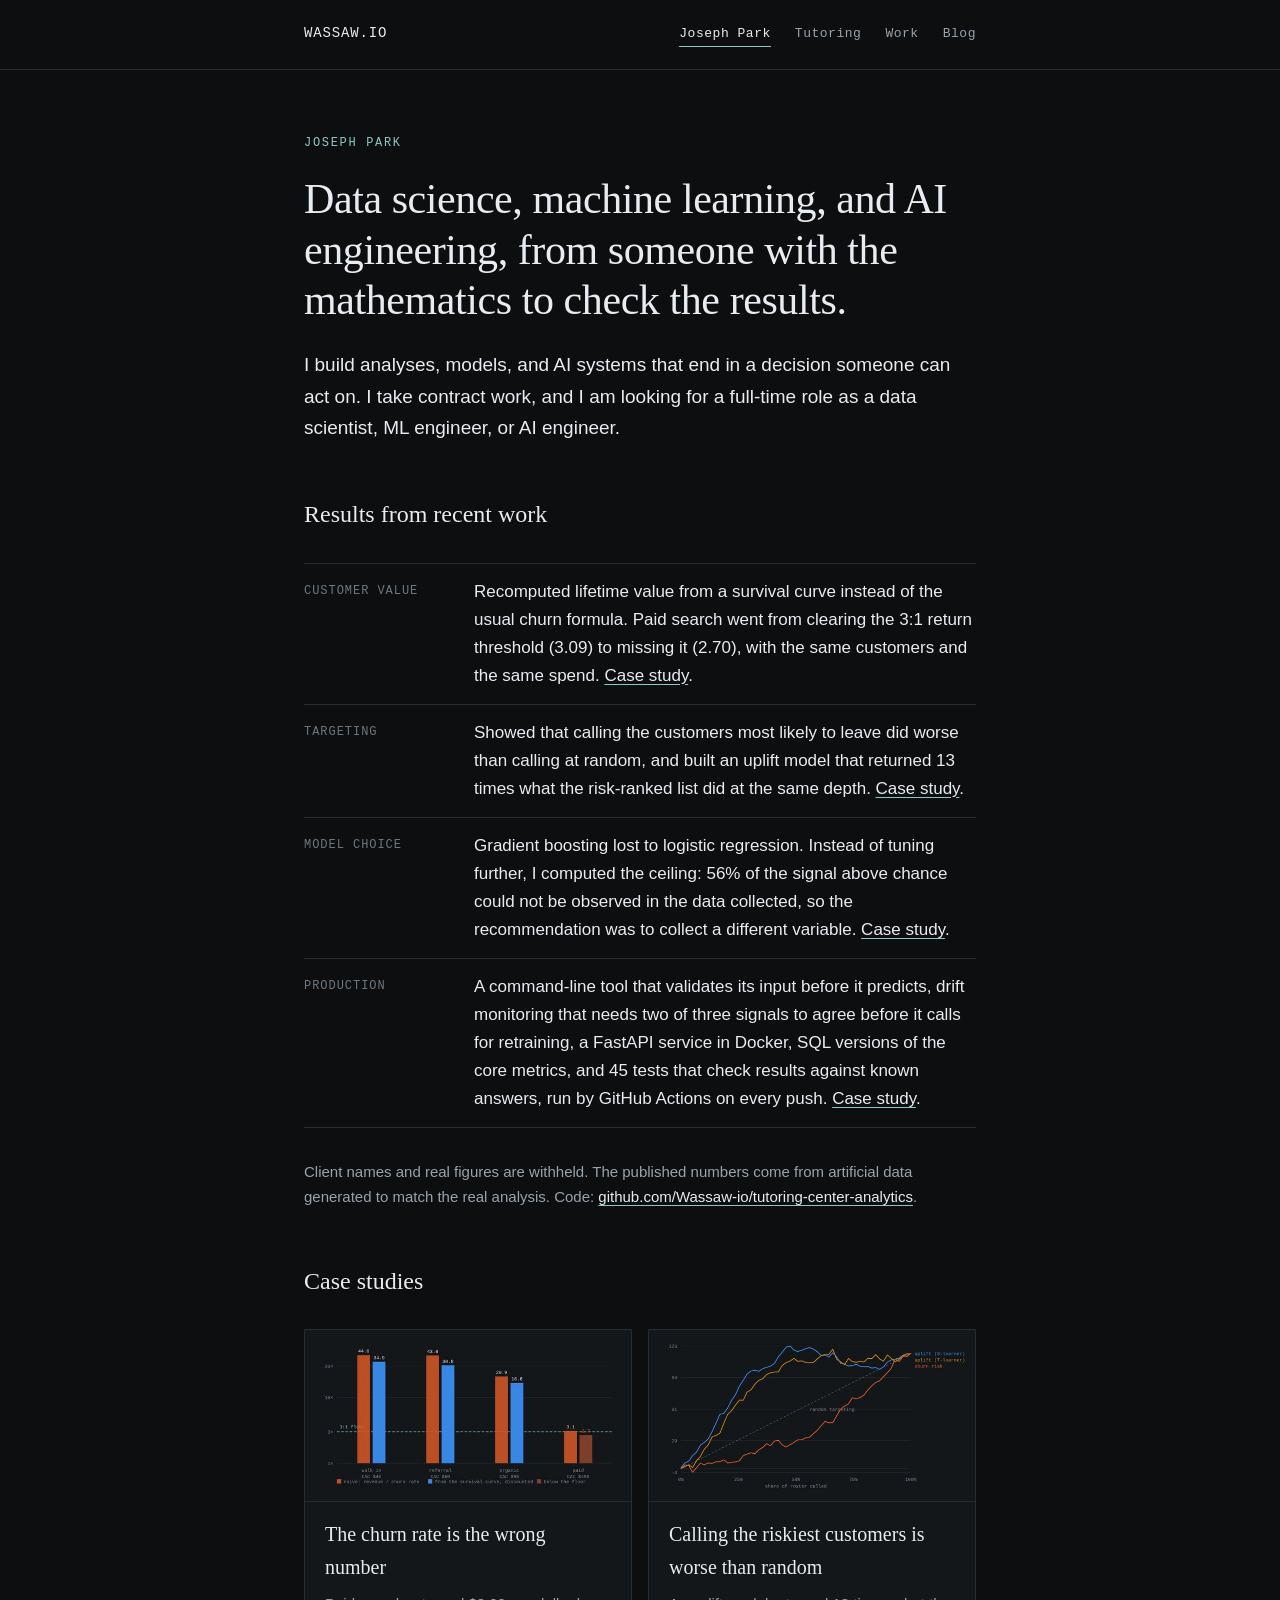
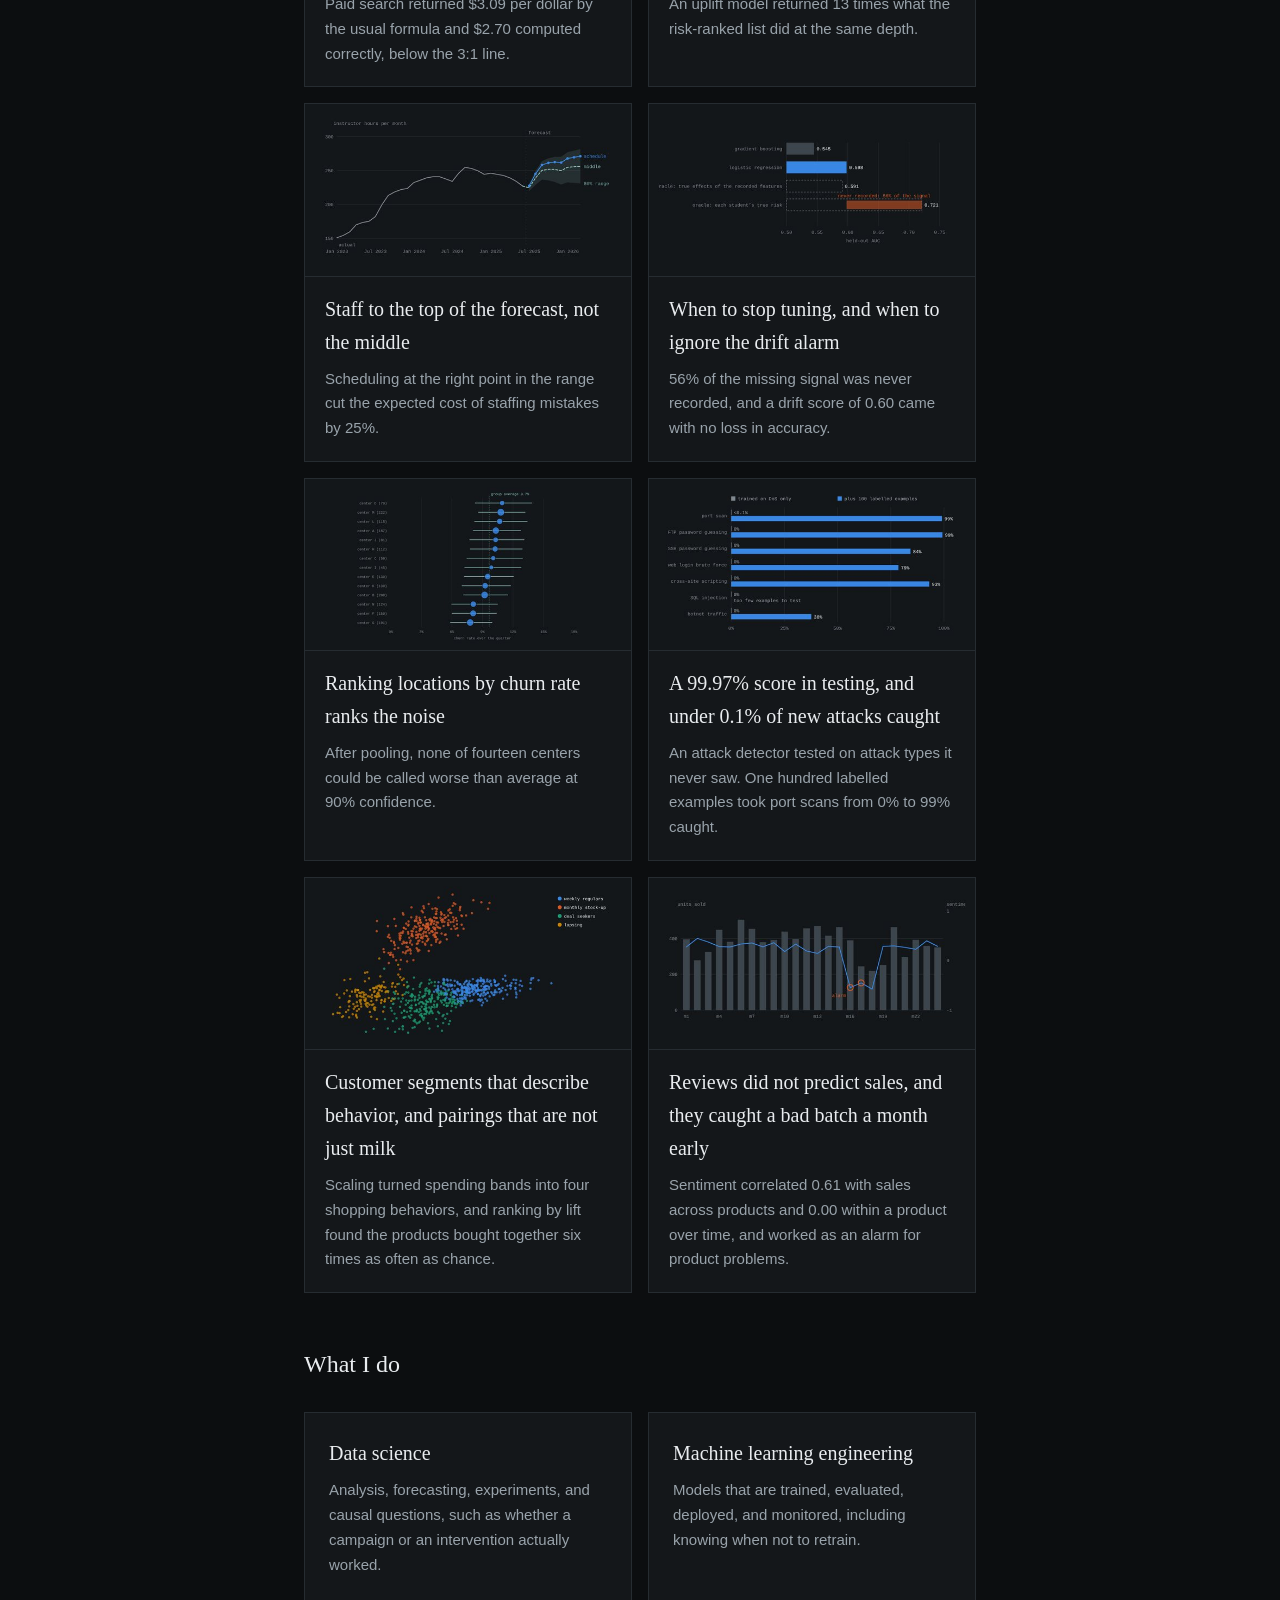
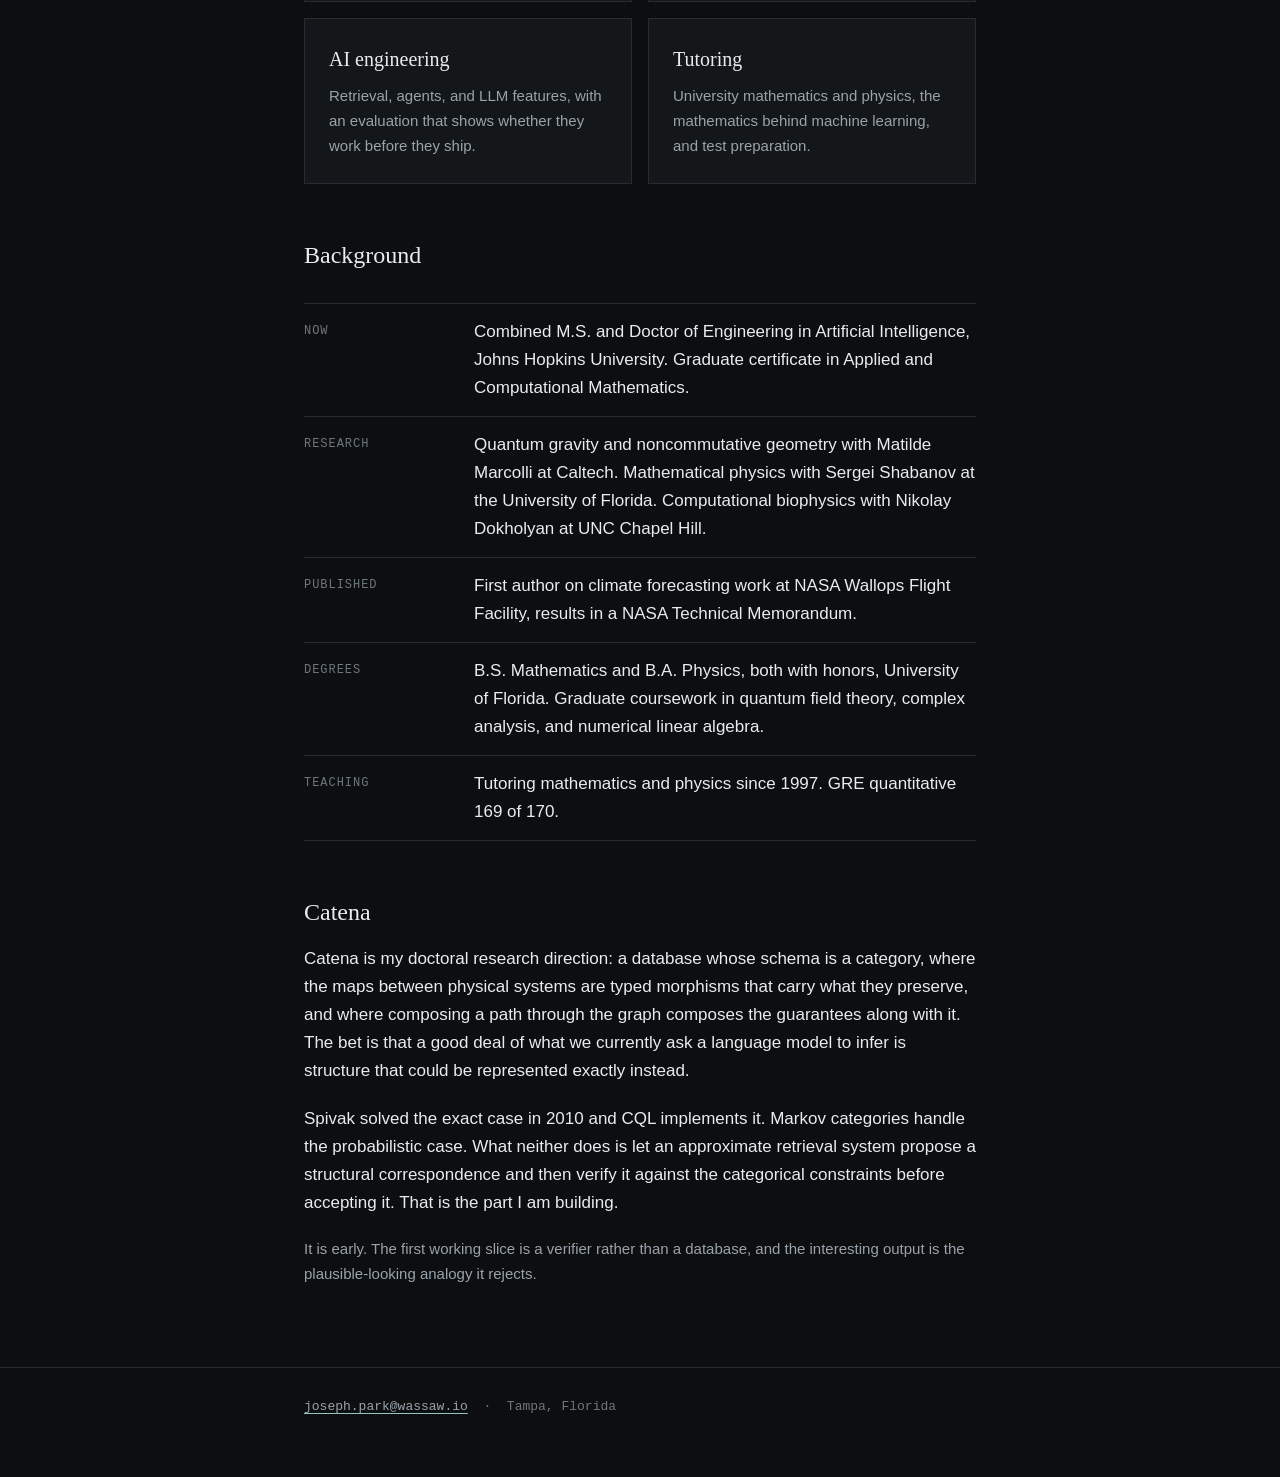
<file: index.html>
<!doctype html>
<html lang="en">
<head>
<meta charset="utf-8">
<meta name="viewport" content="width=device-width, initial-scale=1">
<title>Joseph Park · Wassaw</title>
<meta name="description" content="Joseph Park. Data science, machine learning engineering, and AI engineering, for contract work and full-time roles. Johns Hopkins M.S./Doctor of Engineering in Artificial Intelligence.">
<link rel="icon" href="data:image/svg+xml,%3Csvg xmlns='http://www.w3.org/2000/svg' viewBox='0 0 32 32'%3E%3Crect width='32' height='32' fill='%230c0e10'/%3E%3Ctext x='16' y='23' font-size='20' fill='%238ec7c1' text-anchor='middle' font-family='serif'%3E%E2%88%AB%3C/text%3E%3C/svg%3E">
<link rel="stylesheet" href="style.css">
</head>
<body>

<header>
  <div class="wrap">
    <a class="brand" href="/">WASSAW.IO</a>
    <nav>
      <a class="here" href="/">Joseph Park</a>
      <a href="/tutoring/">Tutoring</a>
      <a href="/work/">Work</a>
      <a href="/Blog/">Blog</a>
    </nav>
  </div>
</header>

<main class="wrap">

  <!-- ============ HERO ============ -->
  <p class="label">Joseph Park</p>
  <h1>Data science, machine learning, and AI engineering, from someone with the mathematics to check the results.</h1>

  <p class="lede">I build analyses, models, and AI systems that end in a decision someone can act on.  I take contract work, and I am looking for a full-time role as a data scientist, ML engineer, or AI engineer.</p>

  <!-- ============ RESULTS ============ -->
  <h2>Results from recent work</h2>

  <ul class="facts">
    <li>
      <span class="k">Customer value</span>
      <span class="v">Recomputed lifetime value from a survival curve instead of the usual churn formula.  Paid search went from clearing the 3:1 return threshold (3.09) to missing it (2.70), with the same customers and the same spend.  <a href="/work/tutoring-retention/">Case study</a>.</span>
    </li>
    <li>
      <span class="k">Targeting</span>
      <span class="v">Showed that calling the customers most likely to leave did worse than calling at random, and built an uplift model that returned 13 times what the risk-ranked list did at the same depth.  <a href="/work/who-to-call/">Case study</a>.</span>
    </li>
    <li>
      <span class="k">Model choice</span>
      <span class="v">Gradient boosting lost to logistic regression.  Instead of tuning further, I computed the ceiling: 56% of the signal above chance could not be observed in the data collected, so the recommendation was to collect a different variable.  <a href="/work/ml-lifecycle/">Case study</a>.</span>
    </li>
    <li>
      <span class="k">Production</span>
      <span class="v">A command-line tool that validates its input before it predicts, drift monitoring that needs two of three signals to agree before it calls for retraining, a FastAPI service in Docker, SQL versions of the core metrics, and 45 tests that check results against known answers, run by GitHub Actions on every push.  <a href="/work/ml-lifecycle/">Case study</a>.</span>
    </li>
  </ul>

  <p class="note">Client names and real figures are withheld.  The published numbers come from artificial data generated to match the real analysis.  Code:
  <a href="https://github.com/Wassaw-io/tutoring-center-analytics">github.com/Wassaw-io/tutoring-center-analytics</a>.</p>

  <!-- ============ CASE STUDIES ============ -->
  <h2>Case studies</h2>

  <div class="cards">
    <a class="card thumb" href="/work/tutoring-retention/">
      <img src="/img/thumbs/tutoring-retention.jpg" alt="" width="600" height="315" loading="lazy">
      <h3>The churn rate is the wrong number</h3>
      <p>Paid search returned $3.09 per dollar by the usual formula and $2.70 computed correctly, below the 3:1 line.</p>
    </a>
    <a class="card thumb" href="/work/who-to-call/">
      <img src="/img/thumbs/who-to-call.jpg" alt="" width="600" height="315" loading="lazy">
      <h3>Calling the riskiest customers is worse than random</h3>
      <p>An uplift model returned 13 times what the risk-ranked list did at the same depth.</p>
    </a>
    <a class="card thumb" href="/work/staffing-forecast/">
      <img src="/img/thumbs/staffing-forecast.jpg" alt="" width="600" height="315" loading="lazy">
      <h3>Staff to the top of the forecast, not the middle</h3>
      <p>Scheduling at the right point in the range cut the expected cost of staffing mistakes by 25%.</p>
    </a>
    <a class="card thumb" href="/work/ml-lifecycle/">
      <img src="/img/thumbs/ml-lifecycle.jpg" alt="" width="600" height="315" loading="lazy">
      <h3>When to stop tuning, and when to ignore the drift alarm</h3>
      <p>56% of the missing signal was never recorded, and a drift score of 0.60 came with no loss in accuracy.</p>
    </a>
    <a class="card thumb" href="/work/ranking-locations/">
      <img src="/img/thumbs/ranking-locations.jpg" alt="" width="600" height="315" loading="lazy">
      <h3>Ranking locations by churn rate ranks the noise</h3>
      <p>After pooling, none of fourteen centers could be called worse than average at 90% confidence.</p>
    </a>
    <a class="card thumb" href="/work/attack-detection/">
      <img src="/img/thumbs/attack-detection.jpg" alt="" width="600" height="315" loading="lazy">
      <h3>A 99.97% score in testing, and under 0.1% of new attacks caught</h3>
      <p>An attack detector tested on attack types it never saw.  One hundred labelled examples took port scans from 0% to 99% caught.</p>
    </a>
    <a class="card thumb" href="/work/customer-segments/">
      <img src="/img/thumbs/customer-segments.jpg" alt="" width="600" height="315" loading="lazy">
      <h3>Customer segments that describe behavior, and pairings that are not just milk</h3>
      <p>Scaling turned spending bands into four shopping behaviors, and ranking by lift found the products bought together six times as often as chance.</p>
    </a>
    <a class="card thumb" href="/work/review-sentiment/">
      <img src="/img/thumbs/review-sentiment.jpg" alt="" width="600" height="315" loading="lazy">
      <h3>Reviews did not predict sales, and they caught a bad batch a month early</h3>
      <p>Sentiment correlated 0.61 with sales across products and 0.00 within a product over time, and worked as an alarm for product problems.</p>
    </a>
  </div>

  <!-- ============ ROLES ============ -->
  <h2>What I do</h2>

  <div class="cards">
    <a class="card" href="/work/#data-science">
      <h3>Data science</h3>
      <p>Analysis, forecasting, experiments, and causal questions, such as whether a campaign or an intervention actually worked.</p>
    </a>
    <a class="card" href="/work/#ml-engineering">
      <h3>Machine learning engineering</h3>
      <p>Models that are trained, evaluated, deployed, and monitored, including knowing when not to retrain.</p>
    </a>
    <a class="card" href="/work/#ai-engineering">
      <h3>AI engineering</h3>
      <p>Retrieval, agents, and LLM features, with an evaluation that shows whether they work before they ship.</p>
    </a>
    <a class="card" href="/tutoring/">
      <h3>Tutoring</h3>
      <p>University mathematics and physics, the mathematics behind machine learning, and test preparation.</p>
    </a>
  </div>

  <!-- ============ BACKGROUND ============ -->
  <h2>Background</h2>

  <ul class="facts">
    <li>
      <span class="k">Now</span>
      <span class="v">Combined M.S. and Doctor of Engineering in Artificial Intelligence, Johns Hopkins University.  Graduate certificate in Applied and Computational Mathematics.</span>
    </li>
    <li>
      <span class="k">Research</span>
      <span class="v">Quantum gravity and noncommutative geometry with Matilde Marcolli at Caltech.  Mathematical physics with Sergei Shabanov at the University of Florida.  Computational biophysics with Nikolay Dokholyan at UNC Chapel Hill.</span>
    </li>
    <li>
      <span class="k">Published</span>
      <span class="v">First author on climate forecasting work at NASA Wallops Flight Facility, results in a NASA Technical Memorandum.</span>
    </li>
    <li>
      <span class="k">Degrees</span>
      <span class="v">B.S. Mathematics and B.A. Physics, both with honors, University of Florida.  Graduate coursework in quantum field theory, complex analysis, and numerical linear algebra.</span>
    </li>
    <li>
      <span class="k">Teaching</span>
      <span class="v">Tutoring mathematics and physics since 1997.  GRE quantitative 169 of 170.</span>
    </li>
  </ul>

  
<!-- ============ CATENA ============ -->
  <h2>Catena</h2>

  <p>Catena is my doctoral research direction: a database whose schema is a category, where the maps between physical systems are typed morphisms that carry what they preserve, and where composing a path through the graph composes the guarantees along with it. The bet is that a good deal of what we currently ask a language model to infer is structure that could be represented exactly instead.</p>

  <p>Spivak solved the exact case in 2010 and CQL implements it.  Markov categories
  handle the probabilistic case. What neither does is let an approximate retrieval
  system propose a structural correspondence and then verify it against the
  categorical constraints before accepting it. That is the part I am building.</p>

  <p class="note">It is early. The first working slice is a verifier rather than a
  database, and the interesting output is the plausible-looking analogy it rejects.</p>

</main>

<footer>
  <div class="wrap">
    <a href="mailto:joseph.park@wassaw.io">joseph.park@wassaw.io</a> &nbsp;·&nbsp; Tampa, Florida
  </div>
</footer>

</body>
</html>
</file>
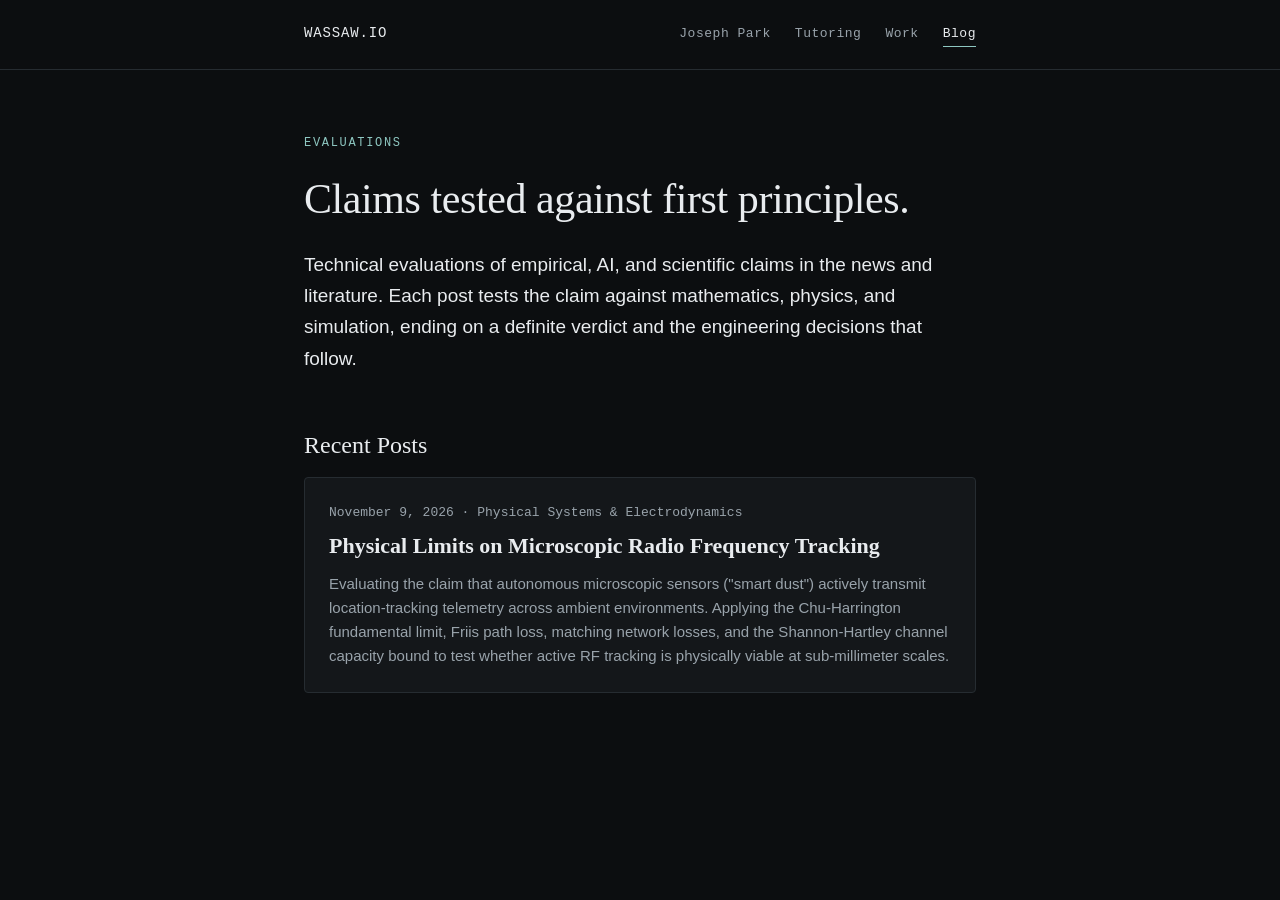
<file: Blog/index.html>
<!doctype html>
<html lang="en">
<head>
<meta charset="utf-8">
<meta name="viewport" content="width=device-width, initial-scale=1">
<title>Blog & Technical Evaluations — Joseph Park</title>
<meta name="description" content="Technical evaluations of empirical, AI, and physical claims using mathematics, simulation, and first principles. Joseph Park.">
<link rel="icon" href="data:image/svg+xml,%3Csvg xmlns='http://www.w3.org/2000/svg' viewBox='0 0 32 32'%3E%3Crect width='32' height='32' fill='%230c0e10'/%3E%3Ctext x='16' y='23' font-size='20' fill='%238ec7c1' text-anchor='middle' font-family='serif'%3E%E2%88%AB%3C/text%3E%3C/svg%3E">
<link rel="stylesheet" href="../style.css">
<style>
  .post-card {
    border: 1px solid var(--border);
    background: var(--surface);
    padding: 24px;
    margin-bottom: 24px;
    border-radius: 4px;
  }
  .post-date {
    font-family: var(--mono);
    font-size: 13px;
    color: var(--muted);
    margin-bottom: 8px;
  }
  .post-title {
    font-family: var(--serif);
    font-size: 22px;
    margin: 0 0 12px;
    line-height: 1.3;
  }
  .post-title a {
    color: var(--text);
    text-decoration: none;
    border-bottom: 1px solid transparent;
  }
  .post-title a:hover {
    border-bottom-color: var(--accent);
  }
  .post-summary {
    color: var(--muted);
    font-size: 15px;
    line-height: 1.6;
    margin: 0;
  }
</style>
</head>
<body>

<header>
  <div class="wrap">
    <a class="brand" href="/">WASSAW.IO</a>
    <nav>
      <a href="/">Joseph Park</a>
      <a href="/tutoring/">Tutoring</a>
      <a href="/work/">Work</a>
      <a class="here" href="/Blog/">Blog</a>
    </nav>
  </div>
</header>

<main class="wrap">

  <p class="label">Evaluations</p>
  <h1>Claims tested against first principles.</h1>

  <p class="lede">Technical evaluations of empirical, AI, and scientific claims in the news and literature.  Each post tests the claim against mathematics, physics, and simulation, ending on a definite verdict and the engineering decisions that follow.</p>

  <h2>Recent Posts</h2>

  <div class="post-card">
    <div class="post-date">November 9, 2026 &middot; Physical Systems &amp; Electrodynamics</div>
    <h3 class="post-title"><a href="2026-11-09-smart-dust-tracking-evaluation/">Physical Limits on Microscopic Radio Frequency Tracking</a></h3>
    <p class="post-summary">Evaluating the claim that autonomous microscopic sensors ("smart dust") actively transmit location-tracking telemetry across ambient environments.  Applying the Chu-Harrington fundamental limit, Friis path loss, matching network losses, and the Shannon-Hartley channel capacity bound to test whether active RF tracking is physically viable at sub-millimeter scales.</p>
  </div>

</main>

</body>
</html>
</file>
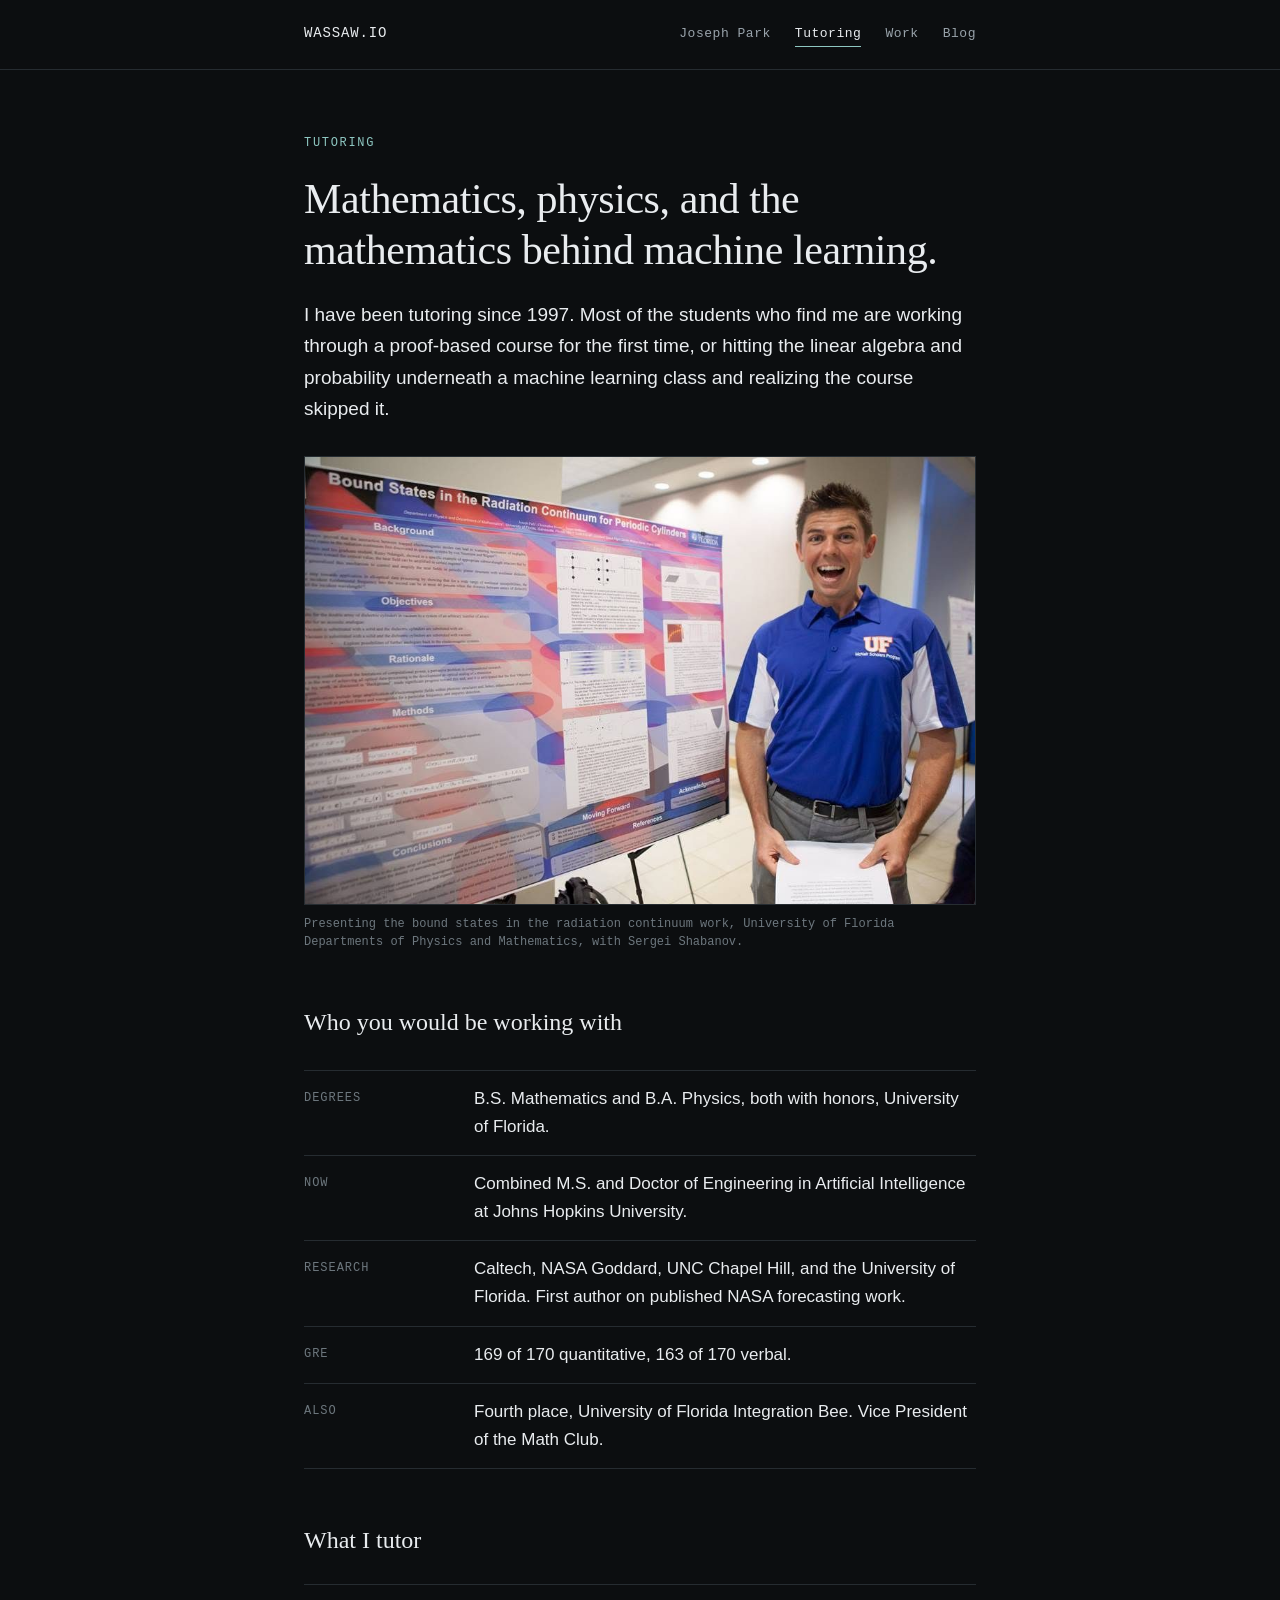
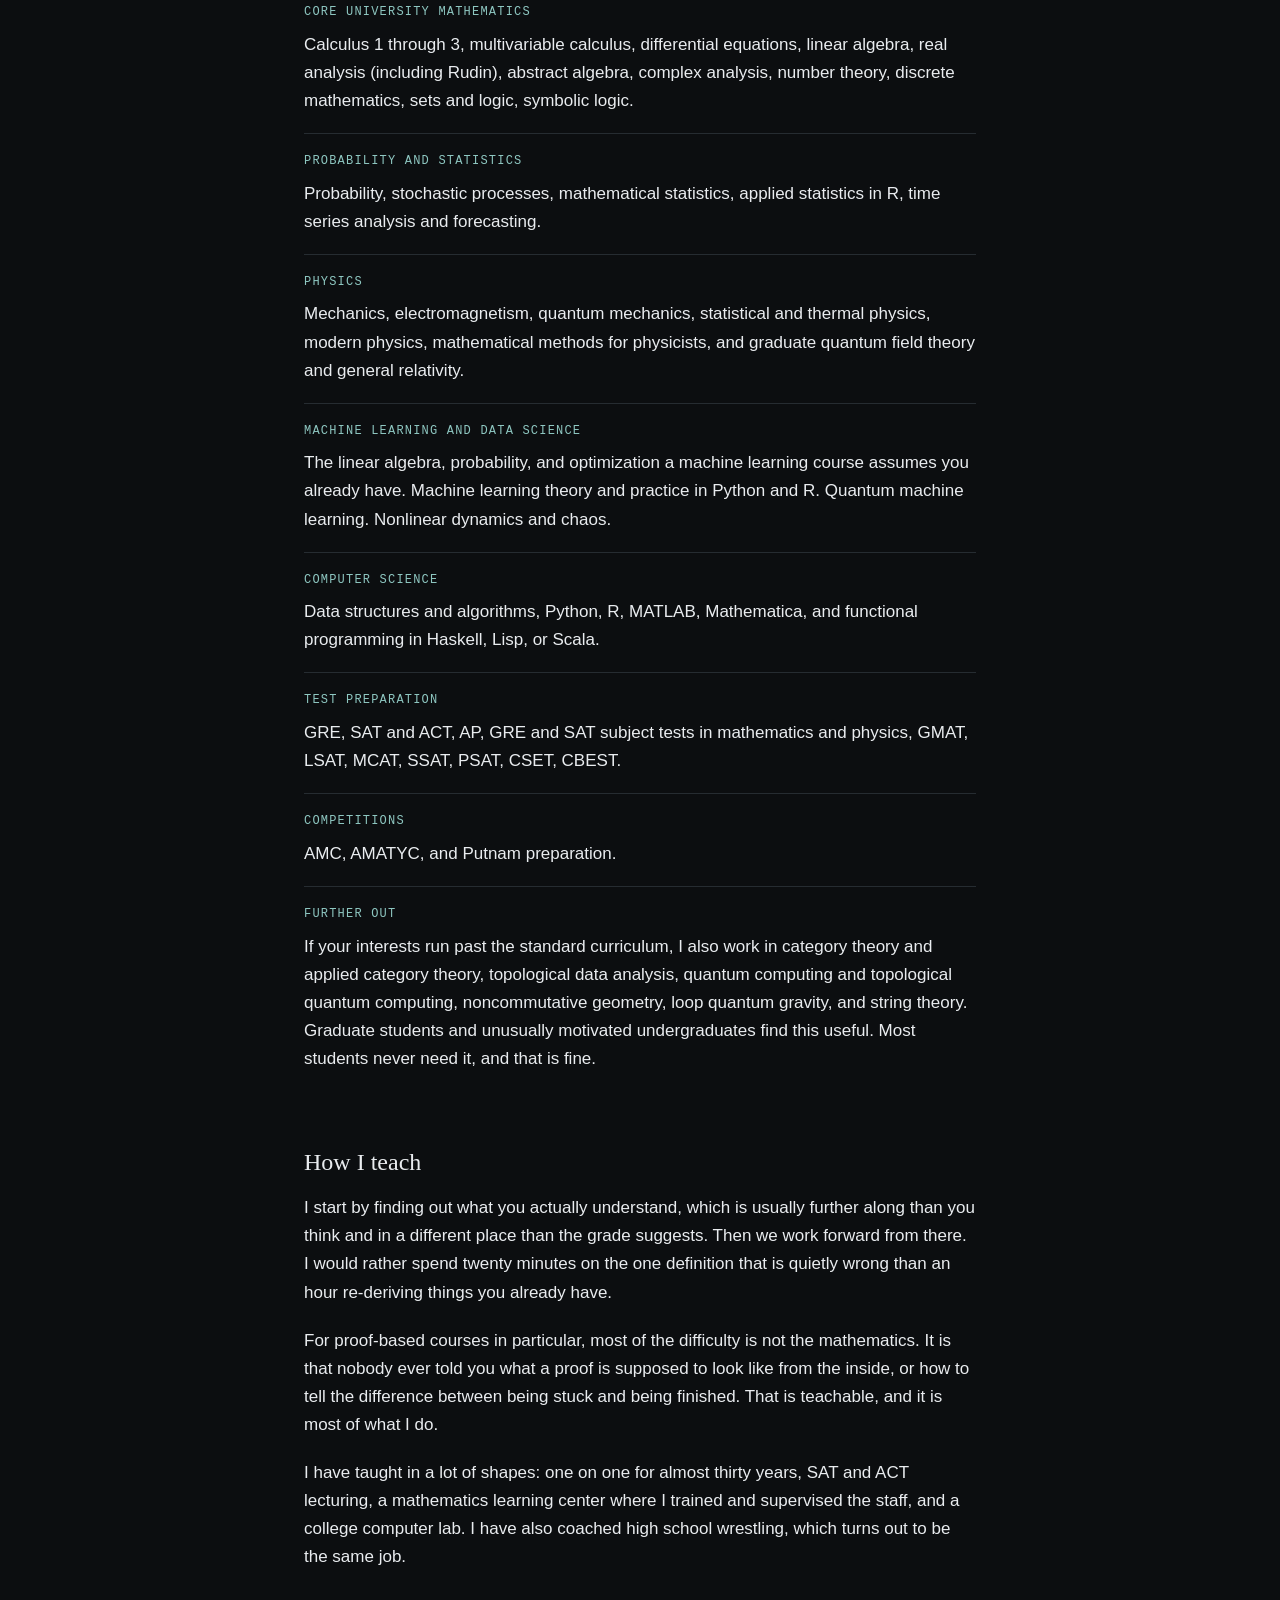
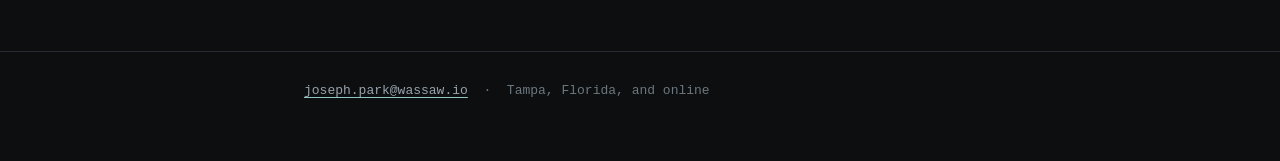
<file: tutoring/index.html>
<!doctype html>
<html lang="en">
<head>
<meta charset="utf-8">
<meta name="viewport" content="width=device-width, initial-scale=1">
<title>Tutoring · Joseph Park</title>
<meta name="description" content="Tutoring in university mathematics, physics, the mathematics behind machine learning, and graduate-level topics. Johns Hopkins doctoral student, Caltech and NASA research background, tutoring since 1997.">
<link rel="icon" href="data:image/svg+xml,%3Csvg xmlns='http://www.w3.org/2000/svg' viewBox='0 0 32 32'%3E%3Crect width='32' height='32' fill='%230c0e10'/%3E%3Ctext x='16' y='23' font-size='20' fill='%238ec7c1' text-anchor='middle' font-family='serif'%3E%E2%88%AB%3C/text%3E%3C/svg%3E">
<link rel="stylesheet" href="../style.css">
</head>
<body>

<header>
  <div class="wrap">
    <a class="brand" href="/">WASSAW.IO</a>
    <nav>
      <a href="/">Joseph Park</a>
      <a class="here" href="/tutoring/">Tutoring</a>
      <a href="/work/">Work</a>
      <a href="/Blog/">Blog</a>
    </nav>
  </div>
</header>

<main class="wrap">

  <!-- ============ HERO ============ -->
  <p class="label">Tutoring</p>
  <h1>Mathematics, physics, and the mathematics behind machine learning.</h1>

  <p class="lede">I have been tutoring since 1997. Most of the students who find me are working through a proof-based course for the first time, or hitting the linear algebra and probability underneath a machine learning class and realizing the course skipped it.</p>

  <!-- ============ PHOTO ============ -->
  <figure>
    <img src="../img/poster.jpg" alt="Joseph Park presenting his mathematical physics research poster, Bound States in the Radiation Continuum for Periodic Cylinders, at the University of Florida.">
    <figcaption>Presenting the bound states in the radiation continuum work, University of Florida Departments of Physics and Mathematics, with Sergei Shabanov.</figcaption>
  </figure>

  <!-- ============ WHY ME ============ -->
  <h2>Who you would be working with</h2>

  <ul class="facts">
    <li><span class="k">Degrees</span><span class="v">B.S. Mathematics and B.A. Physics, both with honors, University of Florida.</span></li>
    <li><span class="k">Now</span><span class="v">Combined M.S. and Doctor of Engineering in Artificial Intelligence at Johns Hopkins University.</span></li>
    <li><span class="k">Research</span><span class="v">Caltech, NASA Goddard, UNC Chapel Hill, and the University of Florida. First author on published NASA forecasting work.</span></li>
    <li><span class="k">GRE</span><span class="v">169 of 170 quantitative, 163 of 170 verbal.</span></li>
    <li><span class="k">Also</span><span class="v">Fourth place, University of Florida Integration Bee. Vice President of the Math Club.</span></li>
  </ul>

  <!-- ============ SUBJECTS ============ -->
  <h2>What I tutor</h2>

  <div class="subjects">

    <div class="group">
      <p class="k">Core university mathematics</p>
      <p class="v">Calculus 1 through 3, multivariable calculus, differential equations, linear algebra, real analysis (including Rudin), abstract algebra, complex analysis, number theory, discrete mathematics, sets and logic, symbolic logic.</p>
    </div>

    <div class="group">
      <p class="k">Probability and statistics</p>
      <p class="v">Probability, stochastic processes, mathematical statistics, applied statistics in R, time series analysis and forecasting.</p>
    </div>

    <div class="group">
      <p class="k">Physics</p>
      <p class="v">Mechanics, electromagnetism, quantum mechanics, statistical and thermal physics, modern physics, mathematical methods for physicists, and graduate quantum field theory and general relativity.</p>
    </div>

    <div class="group">
      <p class="k">Machine learning and data science</p>
      <p class="v">The linear algebra, probability, and optimization a machine learning course assumes you already have. Machine learning theory and practice in Python and R. Quantum machine learning. Nonlinear dynamics and chaos.</p>
    </div>

    <div class="group">
      <p class="k">Computer science</p>
      <p class="v">Data structures and algorithms, Python, R, MATLAB, Mathematica, and functional programming in Haskell, Lisp, or Scala.</p>
    </div>

    <div class="group">
      <p class="k">Test preparation</p>
      <p class="v">GRE, SAT and ACT, AP, GRE and SAT subject tests in mathematics and physics, GMAT, LSAT, MCAT, SSAT, PSAT, CSET, CBEST.</p>
    </div>

    <div class="group">
      <p class="k">Competitions</p>
      <p class="v">AMC, AMATYC, and Putnam preparation.</p>
    </div>

    <div class="group">
      <p class="k">Further out</p>
      <p class="v">If your interests run past the standard curriculum, I also work in category theory and applied category theory, topological data analysis, quantum computing and topological quantum computing, noncommutative geometry, loop quantum gravity, and string theory. Graduate students and unusually motivated undergraduates find this useful. Most students never need it, and that is fine.</p>
    </div>

  </div>

  <!-- ============ HOW ============ -->
  <h2>How I teach</h2>

  <p>I start by finding out what you actually understand, which is usually further along than you think and in a different place than the grade suggests. Then we work forward from there. I would rather spend twenty minutes on the one definition that is quietly wrong than an hour re-deriving things you already have.</p>

  <p>For proof-based courses in particular, most of the difficulty is not the mathematics. It is that nobody ever told you what a proof is supposed to look like from the inside, or how to tell the difference between being stuck and being finished. That is teachable, and it is most of what I do.</p>

  <p>I have taught in a lot of shapes: one on one for almost thirty years, SAT and ACT lecturing, a mathematics learning center where I trained and supervised the staff, and a college computer lab. I have also coached high school wrestling, which turns out to be the same job.</p>

</main>

<footer>
  <div class="wrap">
    <a href="mailto:joseph.park@wassaw.io">joseph.park@wassaw.io</a> &nbsp;·&nbsp; Tampa, Florida, and online
  </div>
</footer>

</body>
</html>
</file>
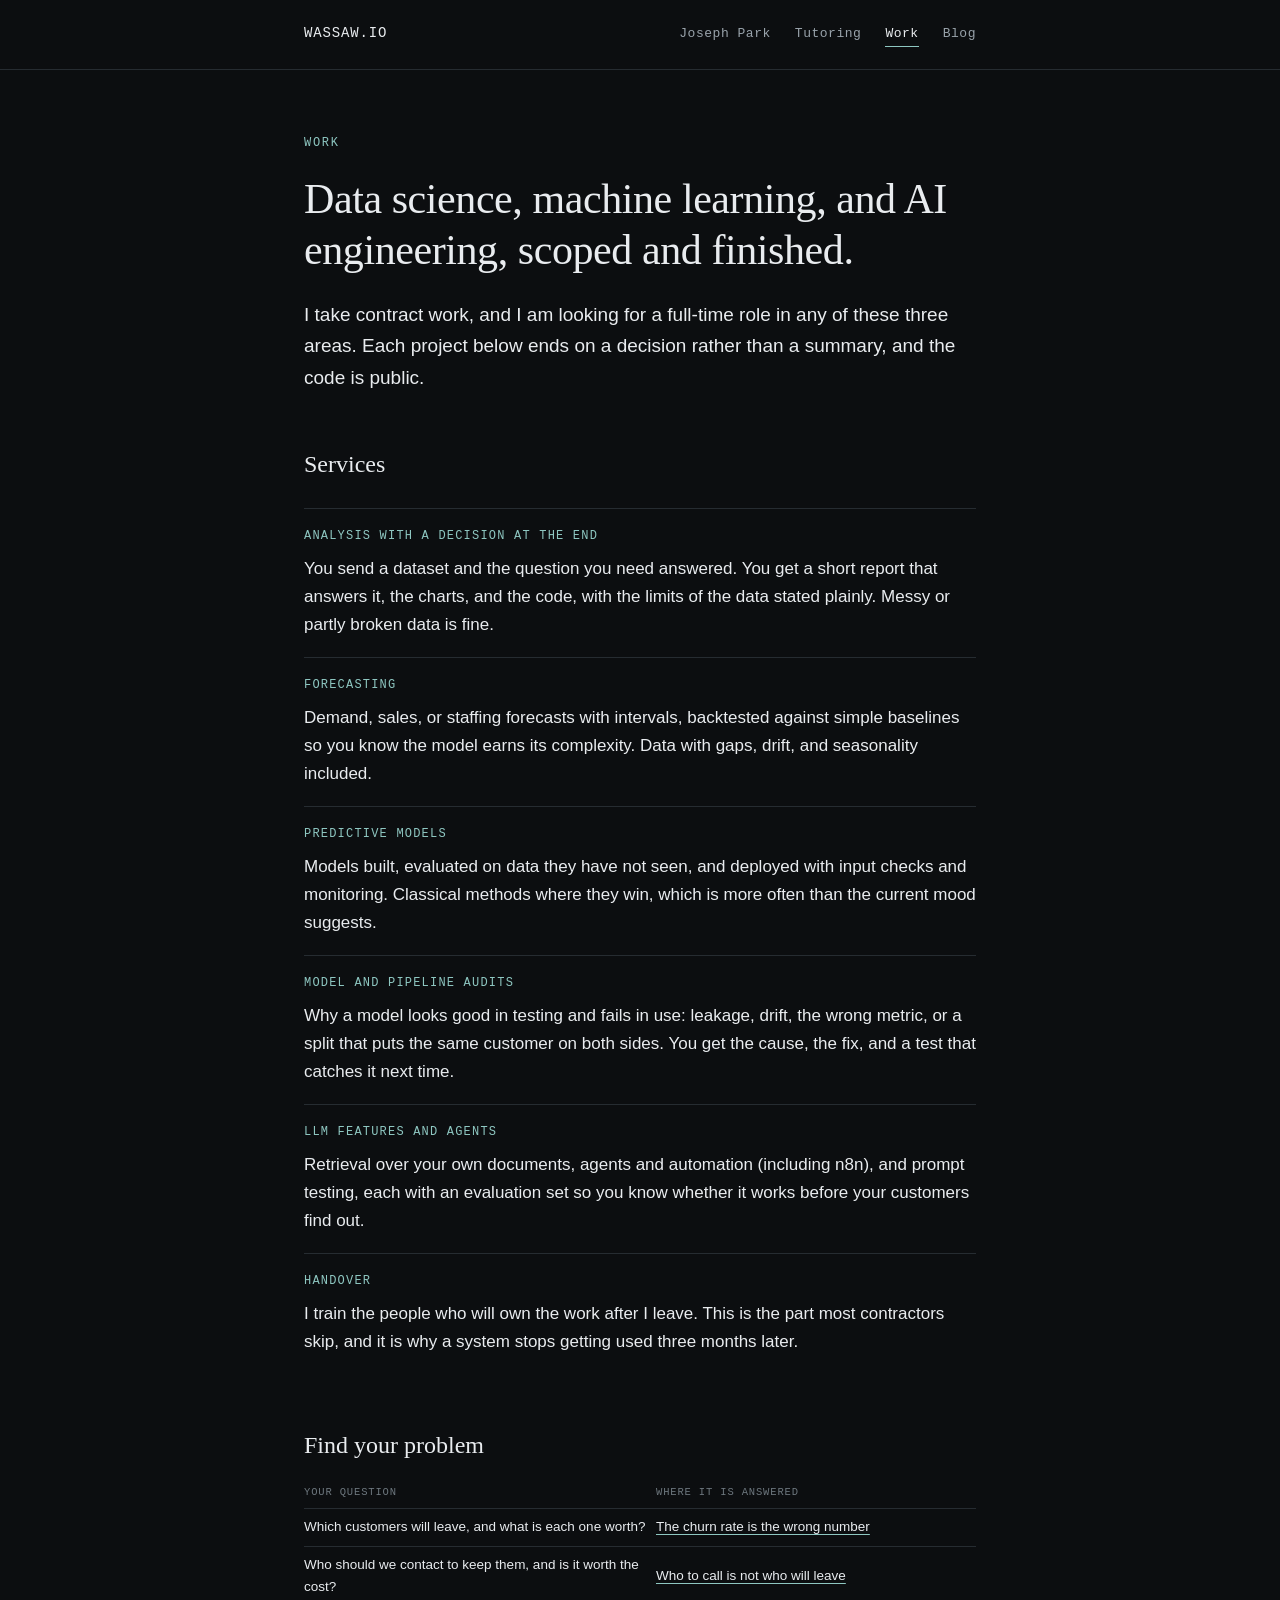
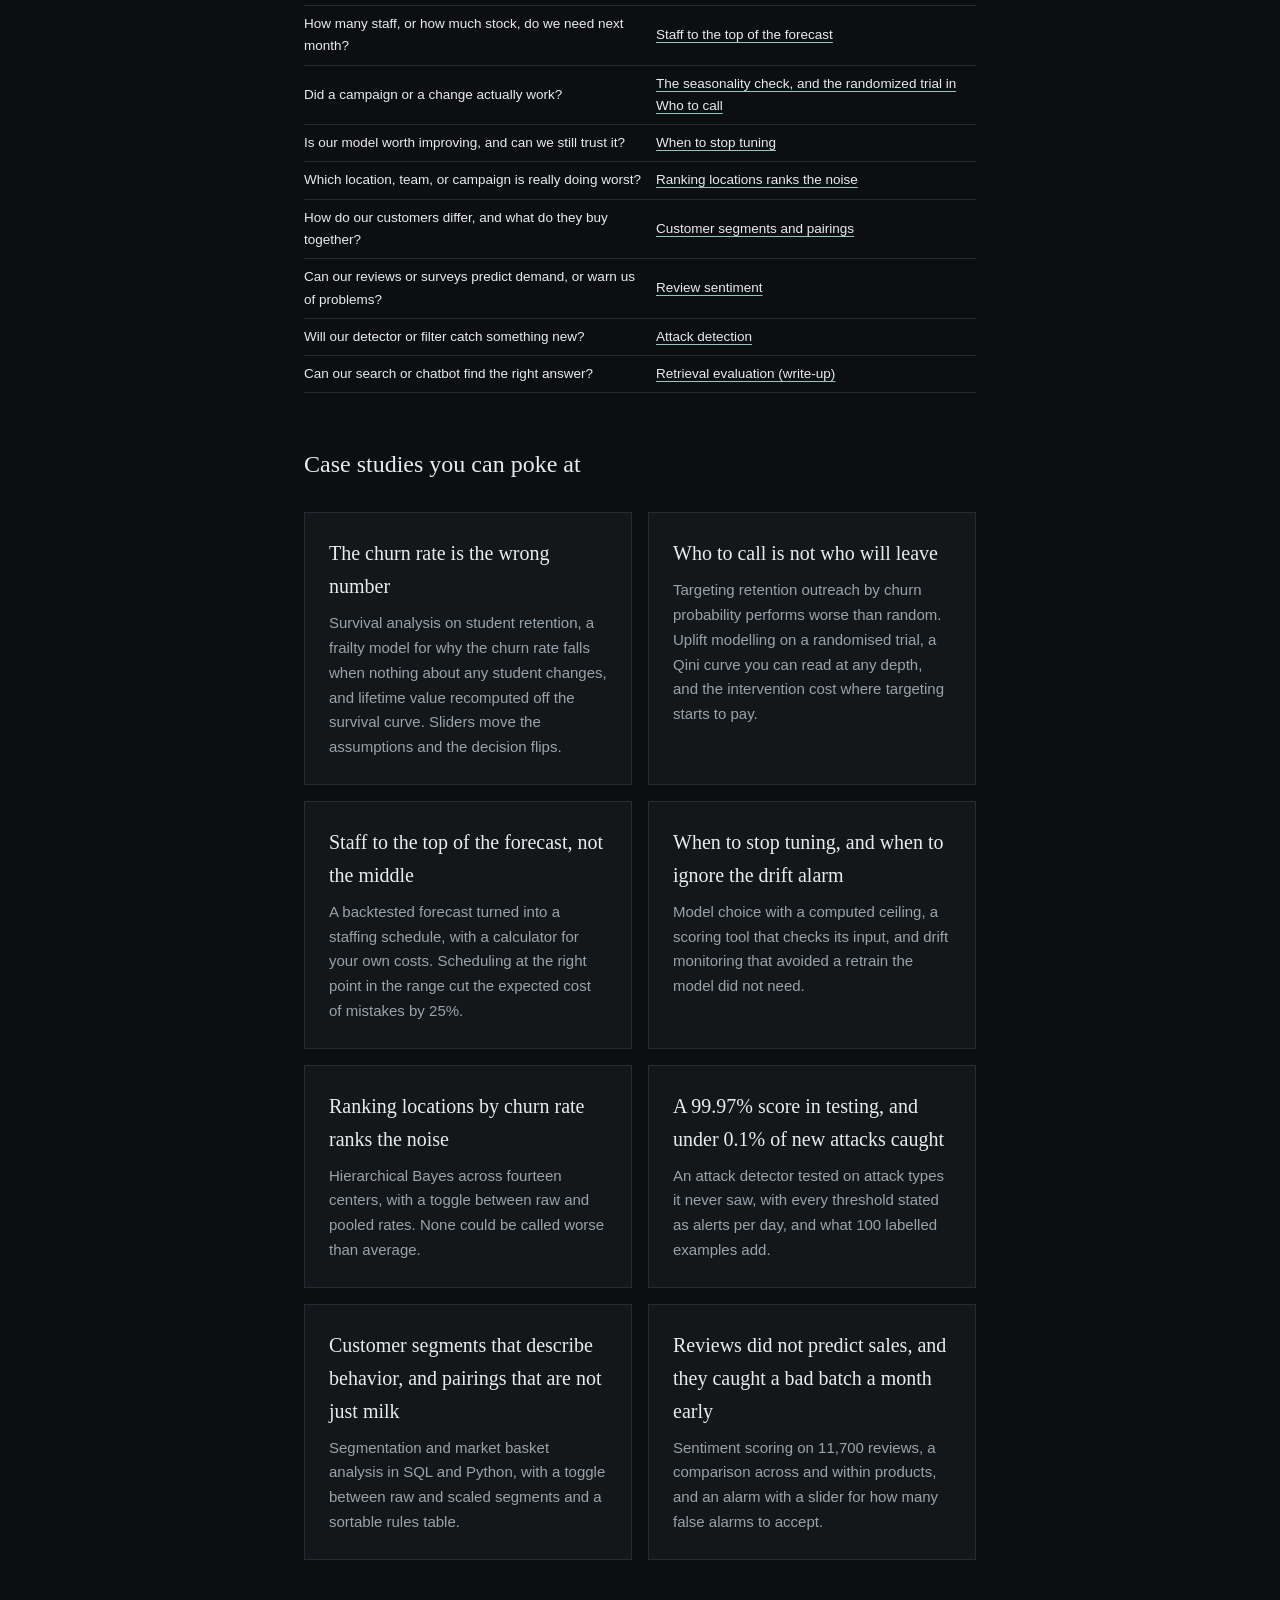
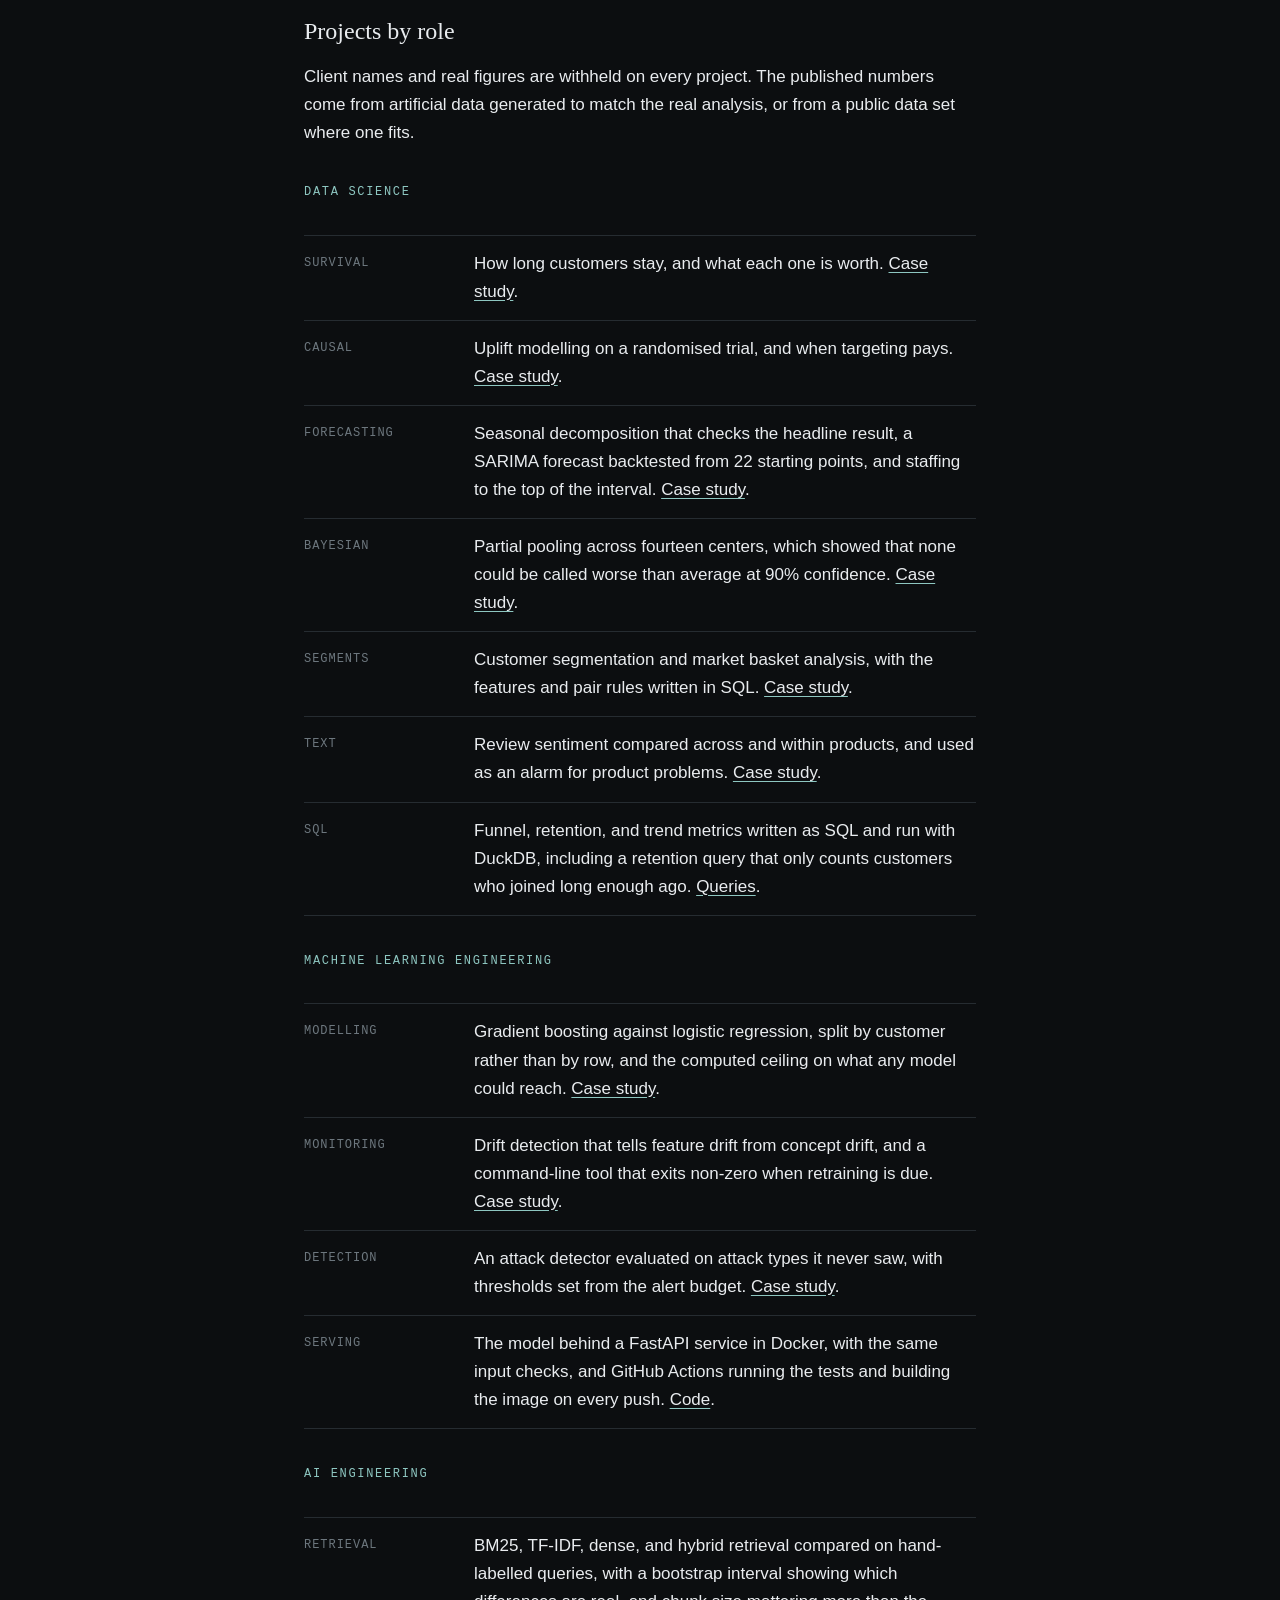
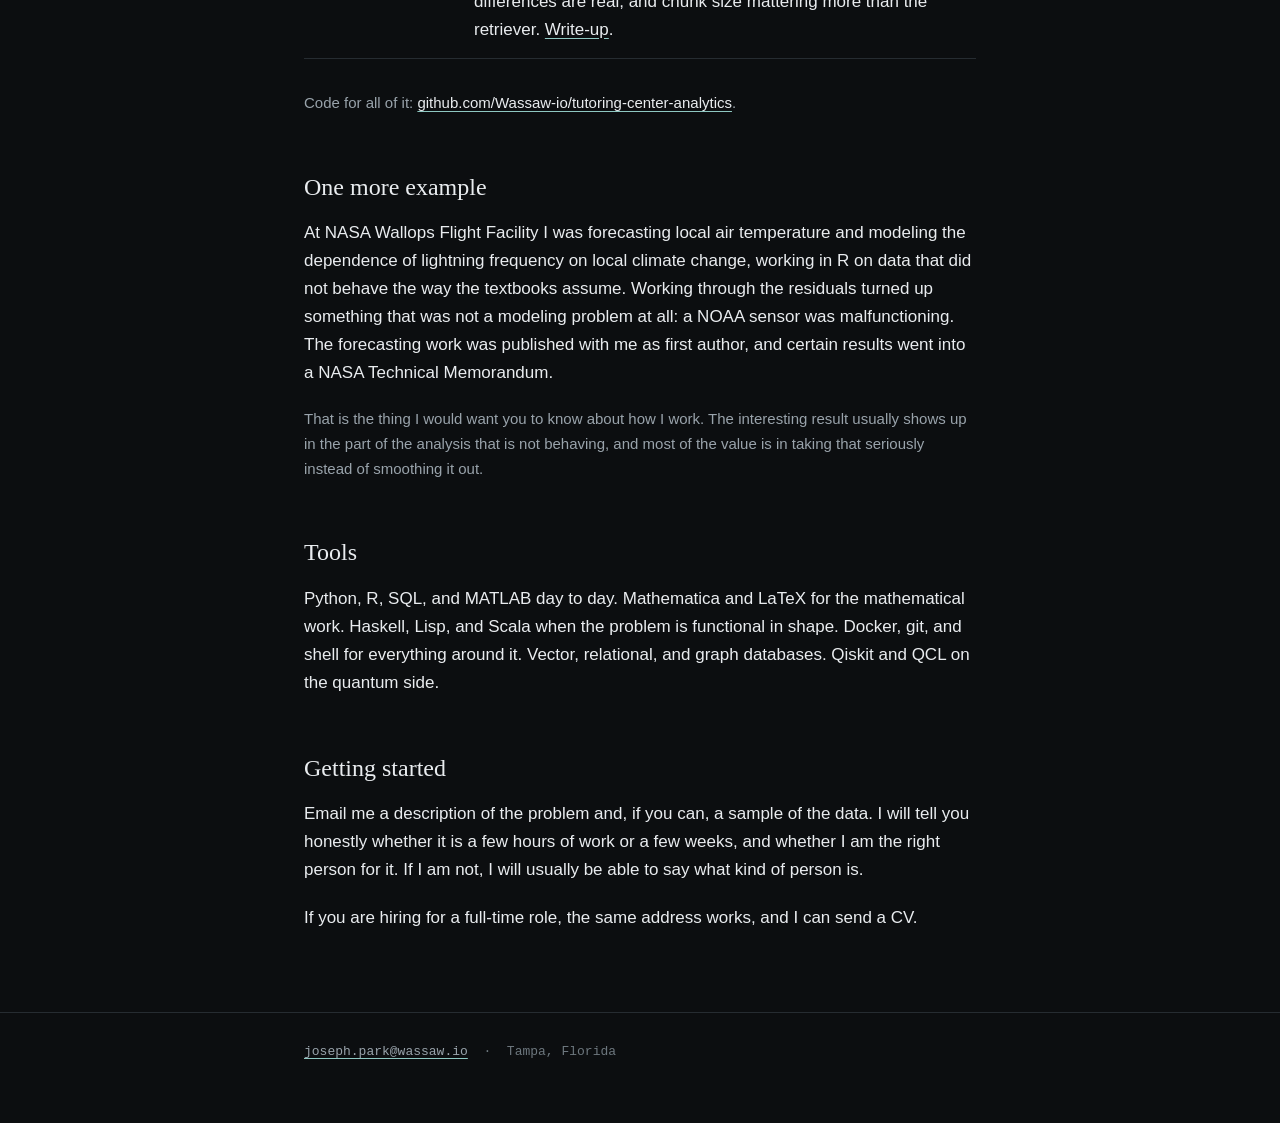
<file: work/index.html>
<!doctype html>
<html lang="en">
<head>
<meta charset="utf-8">
<meta name="viewport" content="width=device-width, initial-scale=1">
<title>Work · Joseph Park</title>
<meta name="description" content="Freelance data analysis, forecasting, retrieval and agent systems, and data cleaning. Joseph Park, Johns Hopkins AI doctoral student with a NASA and Caltech research background.">
<link rel="icon" href="data:image/svg+xml,%3Csvg xmlns='http://www.w3.org/2000/svg' viewBox='0 0 32 32'%3E%3Crect width='32' height='32' fill='%230c0e10'/%3E%3Ctext x='16' y='23' font-size='20' fill='%238ec7c1' text-anchor='middle' font-family='serif'%3E%E2%88%AB%3C/text%3E%3C/svg%3E">
<link rel="stylesheet" href="../style.css">
<link rel="stylesheet" href="/viz.css">
</head>
<body>

<header>
  <div class="wrap">
    <a class="brand" href="/">WASSAW.IO</a>
    <nav>
      <a href="/">Joseph Park</a>
      <a href="/tutoring/">Tutoring</a>
      <a class="here" href="/work/">Work</a>
      <a href="/Blog/">Blog</a>
    </nav>
  </div>
</header>

<main class="wrap">

  <!-- ============ HERO ============ -->
  <p class="label">Work</p>
  <h1>Data science, machine learning, and AI engineering, scoped and finished.</h1>

  <p class="lede">I take contract work, and I am looking for a full-time role in any of these three areas.  Each project below ends on a decision rather than a summary, and the code is public.</p>

  <!-- ============ SERVICES ============ -->
  <h2>Services</h2>

  <div class="subjects">

    <div class="group">
      <p class="k">Analysis with a decision at the end</p>
      <p class="v">You send a dataset and the question you need answered.  You get a short report that answers it, the charts, and the code, with the limits of the data stated plainly.  Messy or partly broken data is fine.</p>
    </div>

    <div class="group">
      <p class="k">Forecasting</p>
      <p class="v">Demand, sales, or staffing forecasts with intervals, backtested against simple baselines so you know the model earns its complexity.  Data with gaps, drift, and seasonality included.</p>
    </div>

    <div class="group">
      <p class="k">Predictive models</p>
      <p class="v">Models built, evaluated on data they have not seen, and deployed with input checks and monitoring.  Classical methods where they win, which is more often than the current mood suggests.</p>
    </div>

    <div class="group">
      <p class="k">Model and pipeline audits</p>
      <p class="v">Why a model looks good in testing and fails in use: leakage, drift, the wrong metric, or a split that puts the same customer on both sides.  You get the cause, the fix, and a test that catches it next time.</p>
    </div>

    <div class="group">
      <p class="k">LLM features and agents</p>
      <p class="v">Retrieval over your own documents, agents and automation (including n8n), and prompt testing, each with an evaluation set so you know whether it works before your customers find out.</p>
    </div>

    <div class="group">
      <p class="k">Handover</p>
      <p class="v">I train the people who will own the work after I leave.  This is the part most contractors skip, and it is why a system stops getting used three months later.</p>
    </div>

  </div>

  <!-- ============ PROBLEM INDEX ============ -->
  <h2>Find your problem</h2>

  <table class="data">
    <tr><th>Your question</th><th>Where it is answered</th></tr>
    <tr><td>Which customers will leave, and what is each one worth?</td><td><a href="/work/tutoring-retention/">The churn rate is the wrong number</a></td></tr>
    <tr><td>Who should we contact to keep them, and is it worth the cost?</td><td><a href="/work/who-to-call/">Who to call is not who will leave</a></td></tr>
    <tr><td>How many staff, or how much stock, do we need next month?</td><td><a href="/work/staffing-forecast/">Staff to the top of the forecast</a></td></tr>
    <tr><td>Did a campaign or a change actually work?</td><td><a href="/work/staffing-forecast/">The seasonality check, and the randomized trial in Who to call</a></td></tr>
    <tr><td>Is our model worth improving, and can we still trust it?</td><td><a href="/work/ml-lifecycle/">When to stop tuning</a></td></tr>
    <tr><td>Which location, team, or campaign is really doing worst?</td><td><a href="/work/ranking-locations/">Ranking locations ranks the noise</a></td></tr>
    <tr><td>How do our customers differ, and what do they buy together?</td><td><a href="/work/customer-segments/">Customer segments and pairings</a></td></tr>
    <tr><td>Can our reviews or surveys predict demand, or warn us of problems?</td><td><a href="/work/review-sentiment/">Review sentiment</a></td></tr>
    <tr><td>Will our detector or filter catch something new?</td><td><a href="/work/attack-detection/">Attack detection</a></td></tr>
    <tr><td>Can our search or chatbot find the right answer?</td><td><a href="https://github.com/Wassaw-io/tutoring-center-analytics/blob/main/RETRIEVAL.md">Retrieval evaluation (write-up)</a></td></tr>
  </table>

  <!-- ============ CASE STUDIES ============ -->
  <h2>Case studies you can poke at</h2>

  <div class="cards">
    <a class="card" href="/work/tutoring-retention/">
      <h3>The churn rate is the wrong number</h3>
      <p>Survival analysis on student retention, a frailty model for why the churn
      rate falls when nothing about any student changes, and lifetime value
      recomputed off the survival curve.  Sliders move the assumptions and the
      decision flips.</p>
    </a>
    <a class="card" href="/work/who-to-call/">
      <h3>Who to call is not who will leave</h3>
      <p>Targeting retention outreach by churn probability performs worse than
      random.  Uplift modelling on a randomised trial, a Qini curve you can read at
      any depth, and the intervention cost where targeting starts to pay.</p>
    </a>
    <a class="card" href="/work/staffing-forecast/">
      <h3>Staff to the top of the forecast, not the middle</h3>
      <p>A backtested forecast turned into a staffing schedule, with a calculator for your own costs.  Scheduling at the right point in the range cut the expected cost of mistakes by 25%.</p>
    </a>
    <a class="card" href="/work/ml-lifecycle/">
      <h3>When to stop tuning, and when to ignore the drift alarm</h3>
      <p>Model choice with a computed ceiling, a scoring tool that checks its input, and drift monitoring that avoided a retrain the model did not need.</p>
    </a>
    <a class="card" href="/work/ranking-locations/">
      <h3>Ranking locations by churn rate ranks the noise</h3>
      <p>Hierarchical Bayes across fourteen centers, with a toggle between raw and pooled rates.  None could be called worse than average.</p>
    </a>
    <a class="card" href="/work/attack-detection/">
      <h3>A 99.97% score in testing, and under 0.1% of new attacks caught</h3>
      <p>An attack detector tested on attack types it never saw, with every threshold stated as alerts per day, and what 100 labelled examples add.</p>
    </a>
    <a class="card" href="/work/customer-segments/">
      <h3>Customer segments that describe behavior, and pairings that are not just milk</h3>
      <p>Segmentation and market basket analysis in SQL and Python, with a toggle between raw and scaled segments and a sortable rules table.</p>
    </a>
    <a class="card" href="/work/review-sentiment/">
      <h3>Reviews did not predict sales, and they caught a bad batch a month early</h3>
      <p>Sentiment scoring on 11,700 reviews, a comparison across and within products, and an alarm with a slider for how many false alarms to accept.</p>
    </a>
  </div>

  <!-- ============ BY ROLE ============ -->
  <h2>Projects by role</h2>

  <p>Client names and real figures are withheld on every project.  The published numbers come from artificial data generated to match the real analysis, or from a public data set where one fits.</p>

  <h3 class="label" id="data-science">Data science</h3>
  <ul class="facts">
    <li><span class="k">Survival</span><span class="v">How long customers stay, and what each one is worth.  <a href="/work/tutoring-retention/">Case study</a>.</span></li>
    <li><span class="k">Causal</span><span class="v">Uplift modelling on a randomised trial, and when targeting pays.  <a href="/work/who-to-call/">Case study</a>.</span></li>
    <li><span class="k">Forecasting</span><span class="v">Seasonal decomposition that checks the headline result, a SARIMA forecast backtested from 22 starting points, and staffing to the top of the interval.  <a href="/work/staffing-forecast/">Case study</a>.</span></li>
    <li><span class="k">Bayesian</span><span class="v">Partial pooling across fourteen centers, which showed that none could be called worse than average at 90% confidence.  <a href="/work/ranking-locations/">Case study</a>.</span></li>
    <li><span class="k">Segments</span><span class="v">Customer segmentation and market basket analysis, with the features and pair rules written in SQL.  <a href="/work/customer-segments/">Case study</a>.</span></li>
    <li><span class="k">Text</span><span class="v">Review sentiment compared across and within products, and used as an alarm for product problems.  <a href="/work/review-sentiment/">Case study</a>.</span></li>
    <li><span class="k">SQL</span><span class="v">Funnel, retention, and trend metrics written as SQL and run with DuckDB, including a retention query that only counts customers who joined long enough ago.  <a href="https://github.com/Wassaw-io/tutoring-center-analytics/tree/main/sql">Queries</a>.</span></li>
  </ul>

  <h3 class="label" id="ml-engineering">Machine learning engineering</h3>
  <ul class="facts">
    <li><span class="k">Modelling</span><span class="v">Gradient boosting against logistic regression, split by customer rather than by row, and the computed ceiling on what any model could reach.  <a href="/work/ml-lifecycle/">Case study</a>.</span></li>
    <li><span class="k">Monitoring</span><span class="v">Drift detection that tells feature drift from concept drift, and a command-line tool that exits non-zero when retraining is due.  <a href="/work/ml-lifecycle/">Case study</a>.</span></li>
    <li><span class="k">Detection</span><span class="v">An attack detector evaluated on attack types it never saw, with thresholds set from the alert budget.  <a href="/work/attack-detection/">Case study</a>.</span></li>
    <li><span class="k">Serving</span><span class="v">The model behind a FastAPI service in Docker, with the same input checks, and GitHub Actions running the tests and building the image on every push.  <a href="https://github.com/Wassaw-io/tutoring-center-analytics/blob/main/src/api.py">Code</a>.</span></li>
  </ul>

  <h3 class="label" id="ai-engineering">AI engineering</h3>
  <ul class="facts">
    <li><span class="k">Retrieval</span><span class="v">BM25, TF-IDF, dense, and hybrid retrieval compared on hand-labelled queries, with a bootstrap interval showing which differences are real, and chunk size mattering more than the retriever.  <a href="https://github.com/Wassaw-io/tutoring-center-analytics/blob/main/RETRIEVAL.md">Write-up</a>.</span></li>
  </ul>

  <p class="note">Code for all of it: <a href="https://github.com/Wassaw-io/tutoring-center-analytics">github.com/Wassaw-io/tutoring-center-analytics</a>.</p>

  
<!-- ============ EVIDENCE ============ -->
  <h2>One more example</h2>

  <p>At NASA Wallops Flight Facility I was forecasting local air temperature and modeling the dependence of lightning frequency on local climate change, working in R on data that did not behave the way the textbooks assume. Working through the residuals turned up something that was not a modeling problem at all: a NOAA sensor was malfunctioning. The forecasting work was published with me as first author, and certain results went into a NASA Technical Memorandum.</p>

  <p class="note">That is the thing I would want you to know about how I work. The interesting result usually shows up in the part of the analysis that is not behaving, and most of the value is in taking that seriously instead of smoothing it out.</p>

  <!-- ============ STACK ============ -->
  <h2>Tools</h2>

  <p>Python, R, SQL, and MATLAB day to day. Mathematica and LaTeX for the mathematical work. Haskell, Lisp, and Scala when the problem is functional in shape. Docker, git, and shell for everything around it. Vector, relational, and graph databases. Qiskit and QCL on the quantum side.</p>

  <!-- ============ HOW TO START ============ -->
  <h2>Getting started</h2>

  <p>Email me a description of the problem and, if you can, a sample of the data. I will tell you honestly whether it is a few hours of work or a few weeks, and whether I am the right person for it. If I am not, I will usually be able to say what kind of person is.</p>

  <p>If you are hiring for a full-time role, the same address works, and I can send a CV.</p>

</main>

<footer>
  <div class="wrap">
    <a href="mailto:joseph.park@wassaw.io">joseph.park@wassaw.io</a> &nbsp;·&nbsp; Tampa, Florida
  </div>
</footer>

</body>
</html>
</file>
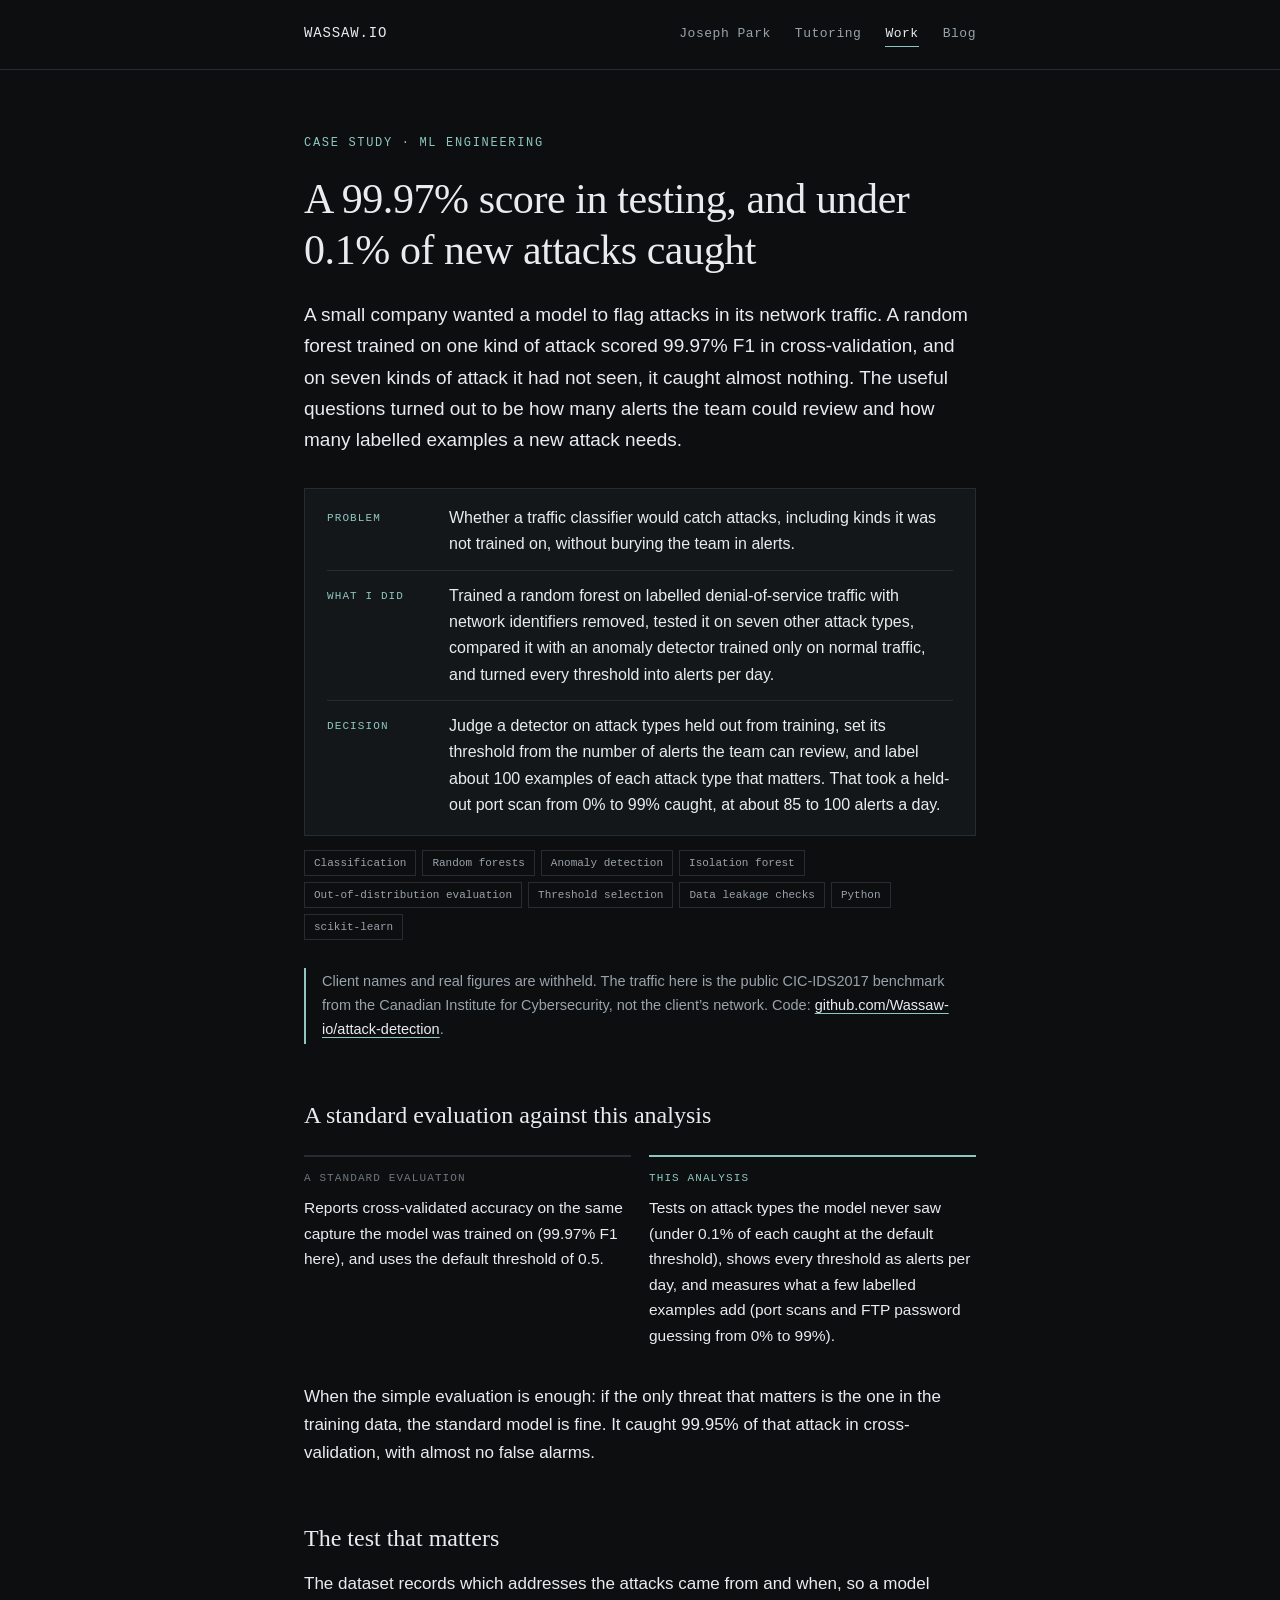
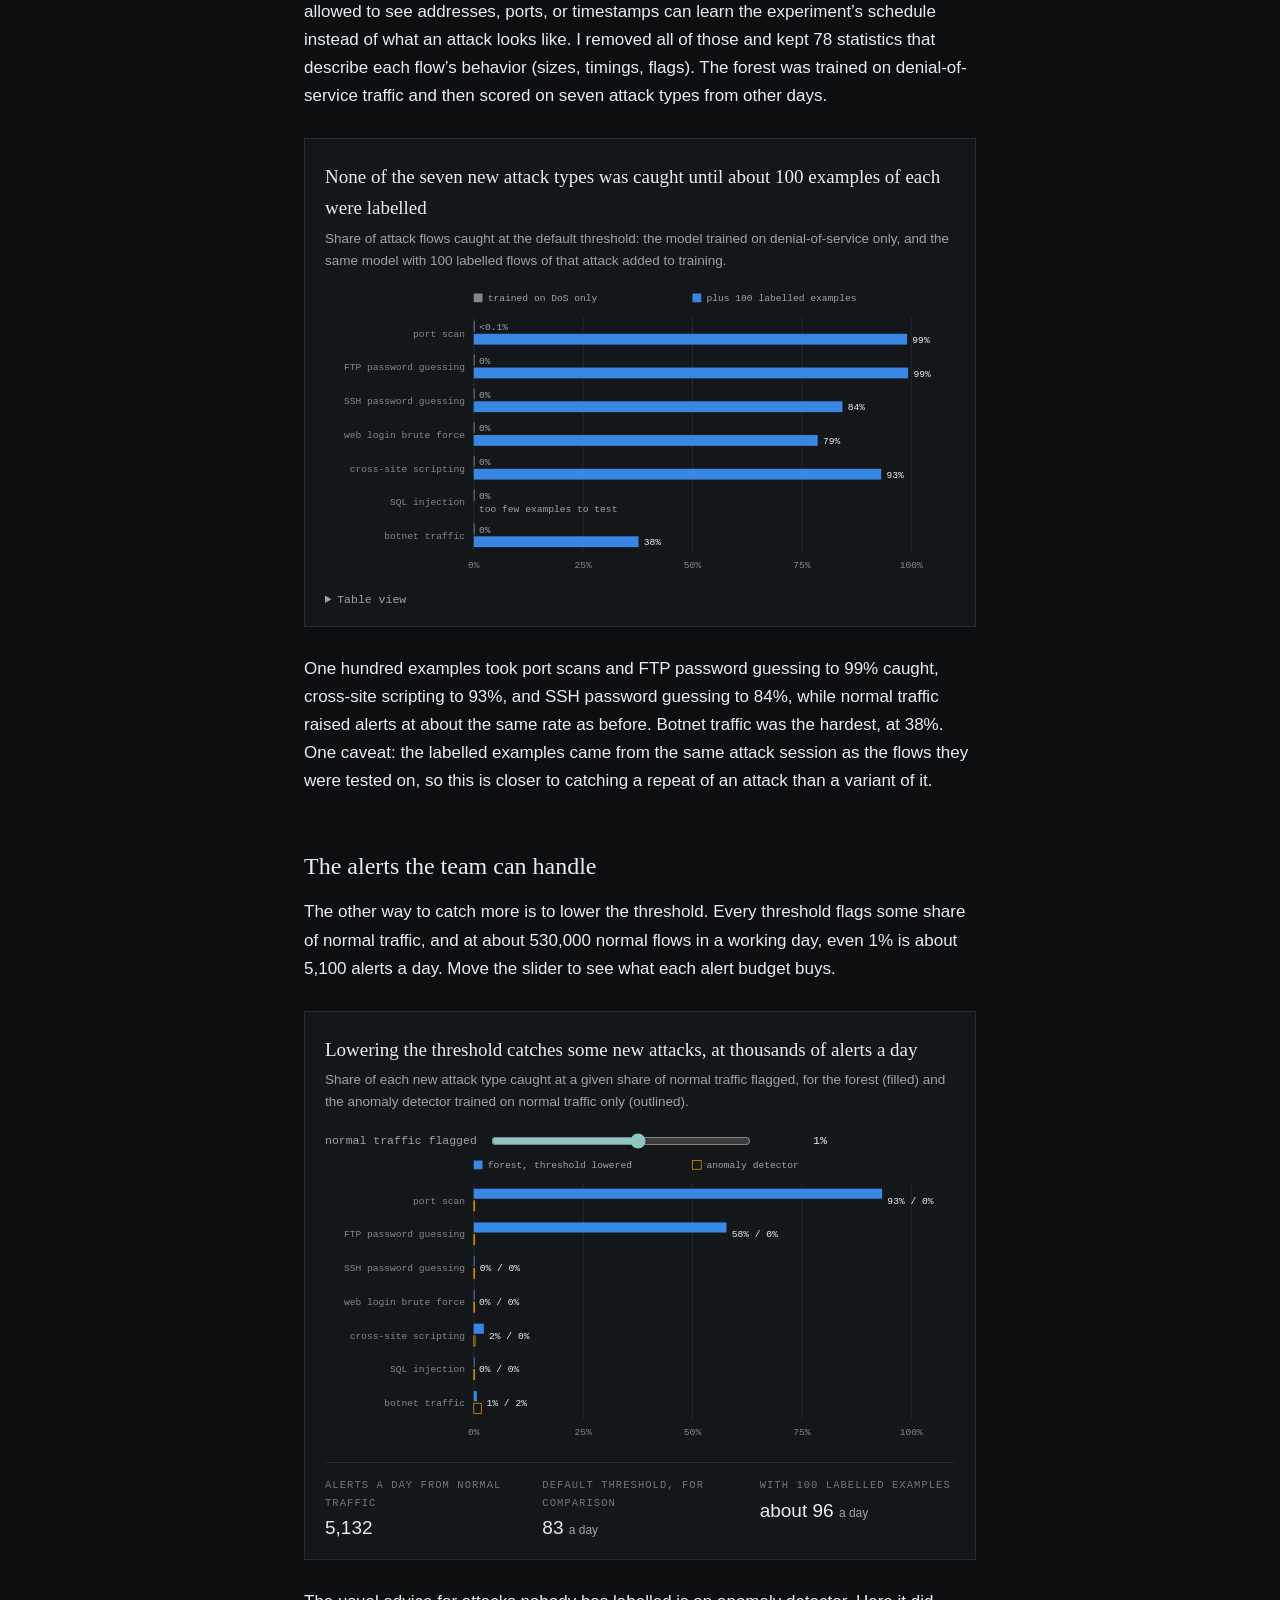
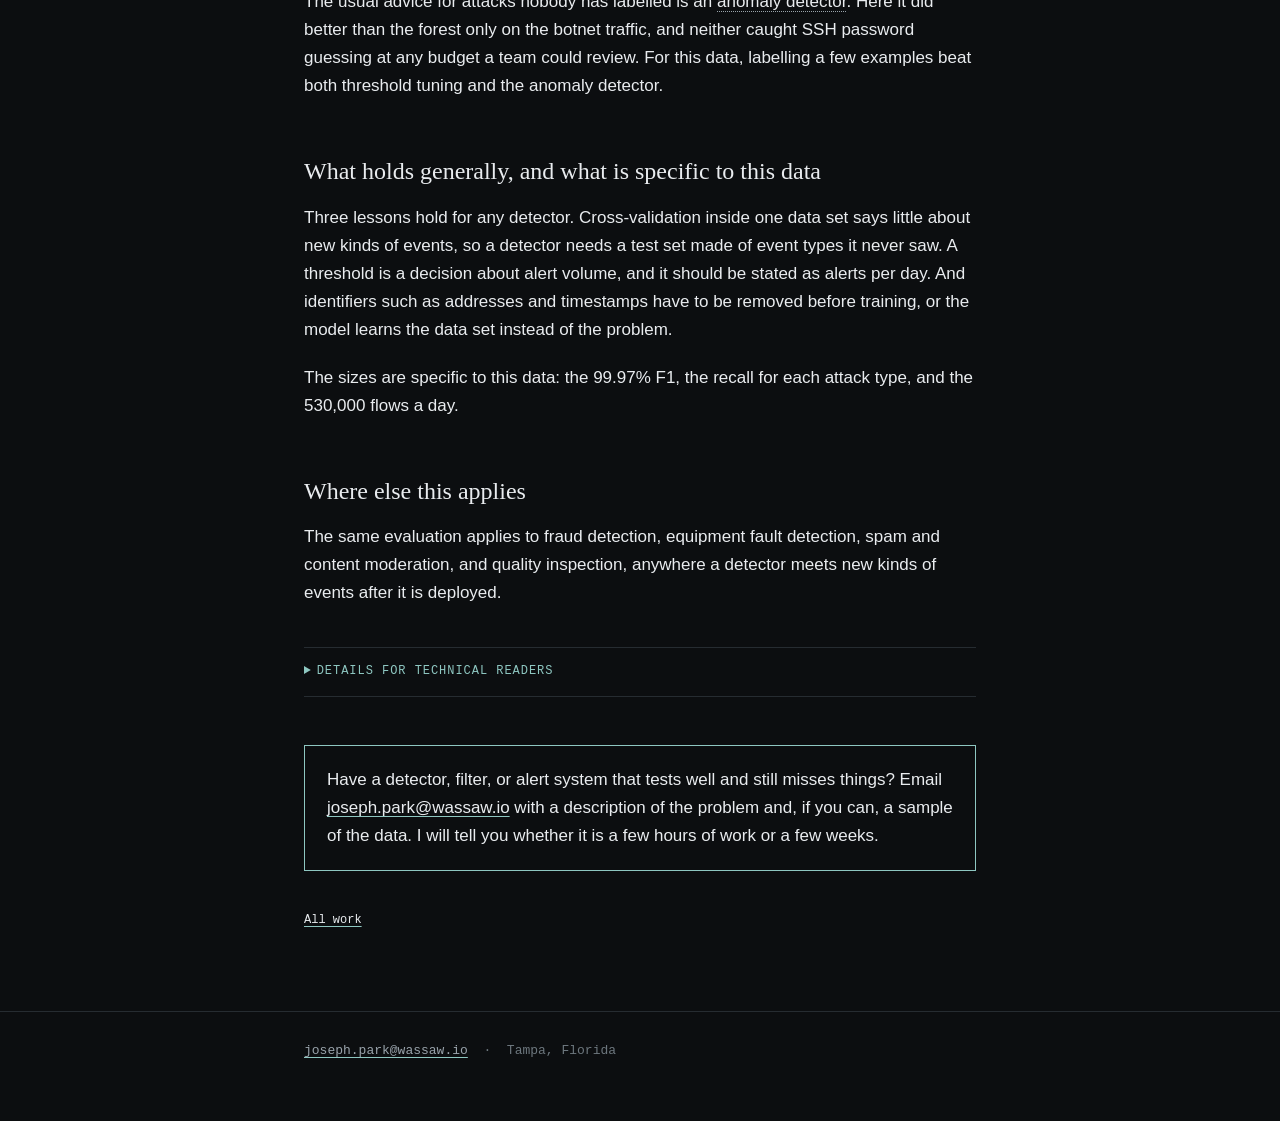
<file: work/attack-detection/index.html>
<!doctype html>
<html lang="en">
<head>
<meta charset="utf-8">
<meta name="viewport" content="width=device-width, initial-scale=1">
<title>Attack detection · Joseph Park</title>
<meta name="description" content="An ML engineering case study: a network attack detector that scored 99.97% in cross-validation and caught under 0.1% of attack types it had not seen, and what fixed it.">
<meta property="og:type" content="article">
<meta property="og:title" content="A 99.97% score in testing, and under 0.1% of new attacks caught">
<meta property="og:description" content="Testing an attack detector on attack types it never saw, setting its threshold from the alerts a team can review, and measuring what 100 labelled examples add.">
<meta property="og:image" content="https://wassaw.io/work/attack-detection/og.png">
<meta property="og:url" content="https://wassaw.io/work/attack-detection/">
<meta name="twitter:card" content="summary_large_image">
<link rel="icon" href="data:image/svg+xml,%3Csvg xmlns='http://www.w3.org/2000/svg' viewBox='0 0 32 32'%3E%3Crect width='32' height='32' fill='%230c0e10'/%3E%3Ctext x='16' y='23' font-size='20' fill='%238ec7c1' text-anchor='middle' font-family='serif'%3E%E2%88%AB%3C/text%3E%3C/svg%3E">
<link rel="stylesheet" href="/style.css">
<link rel="stylesheet" href="/viz.css">
</head>
<body>

<header>
  <div class="wrap">
    <a class="brand" href="/">WASSAW.IO</a>
    <nav>
      <a href="/">Joseph Park</a>
      <a href="/tutoring/">Tutoring</a>
      <a class="here" href="/work/">Work</a>
      <a href="/Blog/">Blog</a>
    </nav>
  </div>
</header>

<main class="wrap">

  <p class="label">Case study · ML engineering</p>
  <h1>A 99.97% score in testing, and under 0.1% of new attacks caught</h1>

  <p class="lede">A small company wanted a model to flag attacks in its network traffic.  A random forest trained on one kind of attack scored 99.97% F1 in cross-validation, and on seven kinds of attack it had not seen, it caught almost nothing.  The useful questions turned out to be how many alerts the team could review and how many labelled examples a new attack needs.</p>

  <div class="summary">
    <p><span class="k">Problem</span><span class="v">Whether a traffic classifier would catch attacks, including kinds it was not trained on, without burying the team in alerts.</span></p>
    <p><span class="k">What I did</span><span class="v">Trained a random forest on labelled denial-of-service traffic with network identifiers removed, tested it on seven other attack types, compared it with an anomaly detector trained only on normal traffic, and turned every threshold into alerts per day.</span></p>
    <p><span class="k">Decision</span><span class="v">Judge a detector on attack types held out from training, set its threshold from the number of alerts the team can review, and label about 100 examples of each attack type that matters.  That took a held-out port scan from 0% to 99% caught, at about 85 to 100 alerts a day.</span></p>
  </div>
  <ul class="skills">
    <li>Classification</li><li>Random forests</li><li>Anomaly detection</li><li>Isolation forest</li><li>Out-of-distribution evaluation</li><li>Threshold selection</li><li>Data leakage checks</li><li>Python</li><li>scikit-learn</li>
  </ul>

  <p class="notice">Client names and real figures are withheld.  The traffic here is the public CIC-IDS2017 benchmark from the Canadian Institute for Cybersecurity, not the client’s network.  Code: <a href="https://github.com/Wassaw-io/attack-detection">github.com/Wassaw-io/attack-detection</a>.</p>

  <!-- ============================================================= -->
  <h2>A standard evaluation against this analysis</h2>

  <div class="compare">
    <div>
      <p class="k">A standard evaluation</p>
      <p>Reports cross-validated accuracy on the same capture the model was trained on (99.97% F1 here), and uses the default threshold of 0.5.</p>
    </div>
    <div class="ours">
      <p class="k">This analysis</p>
      <p>Tests on attack types the model never saw (under 0.1% of each caught at the default threshold), shows every threshold as alerts per day, and measures what a few labelled examples add (port scans and FTP password guessing from 0% to 99%).</p>
    </div>
  </div>

  <p>When the simple evaluation is enough: if the only threat that matters is the one in the training data, the standard model is fine.  It caught 99.95% of that attack in cross-validation, with almost no false alarms.</p>

  <!-- ============================================================= -->
  <h2>The test that matters</h2>

  <p>The dataset records which addresses the attacks came from and when, so a model allowed to see addresses, ports, or timestamps can learn the experiment’s schedule instead of what an attack looks like.  I removed all of those and kept 78 statistics that describe each flow’s behavior (sizes, timings, flags).  The forest was trained on denial-of-service traffic and then scored on seven attack types from other days.</p>

  <div class="viz" id="v1">
    <h3>None of the seven new attack types was caught until about 100 examples of each were labelled</h3>
    <p class="sub">Share of attack flows caught at the default threshold: the model trained on denial-of-service only, and the same model with 100 labelled flows of that attack added to training.</p>
    <svg id="v1-svg" viewBox="0 0 720 330" role="img" aria-label="Recall at the default threshold is under 0.1 percent for all seven new attack types, and 38 to 99 percent after 100 labelled examples."></svg>
    <details class="tablefall">
      <summary>Table view</summary>
      <table class="data" id="v1-table"></table>
    </details>
  </div>

  <p>One hundred examples took port scans and FTP password guessing to 99% caught, cross-site scripting to 93%, and SSH password guessing to 84%, while normal traffic raised alerts at about the same rate as before.  Botnet traffic was the hardest, at 38%.  One caveat: the labelled examples came from the same attack session as the flows they were tested on, so this is closer to catching a repeat of an attack than a variant of it.</p>

  <!-- ============================================================= -->
  <h2>The alerts the team can handle</h2>

  <p>The other way to catch more is to lower the threshold.  Every threshold flags some share of normal traffic, and at about 530,000 normal flows in a working day, even 1% is about 5,100 alerts a day.  Move the slider to see what each alert budget buys.</p>

  <div class="viz" id="v2">
    <h3>Lowering the threshold catches some new attacks, at thousands of alerts a day</h3>
    <p class="sub">Share of each new attack type caught at a given share of normal traffic flagged, for the forest (filled) and the anomaly detector trained on normal traffic only (outlined).</p>
    <div class="slider"><label for="fp">normal traffic flagged</label><input type="range" id="fp" min="0" max="7" step="1" value="4"><span class="val" id="fp-v"></span></div>
    <svg id="v2-svg" viewBox="0 0 720 330" role="img" aria-label="Recall by attack type at the chosen alert rate, for the forest and the anomaly detector."></svg>
    <div class="readout" id="v2-out"></div>
  </div>

  <p>The usual advice for attacks nobody has labelled is an <dfn tabindex="0" data-def="A model trained only on normal traffic that flags whatever looks unusual, without needing examples of attacks.">anomaly detector</dfn>.  Here it did better than the forest only on the botnet traffic, and neither caught SSH password guessing at any budget a team could review.  For this data, labelling a few examples beat both threshold tuning and the anomaly detector.</p>

  <!-- ============================================================= -->
  <h2>What holds generally, and what is specific to this data</h2>

  <p>Three lessons hold for any detector.  Cross-validation inside one data set says little about new kinds of events, so a detector needs a test set made of event types it never saw.  A threshold is a decision about alert volume, and it should be stated as alerts per day.  And identifiers such as addresses and timestamps have to be removed before training, or the model learns the data set instead of the problem.</p>

  <p>The sizes are specific to this data: the 99.97% F1, the recall for each attack type, and the 530,000 flows a day.</p>

  <h2>Where else this applies</h2>

  <p>The same evaluation applies to fraud detection, equipment fault detection, spam and content moderation, and quality inspection, anywhere a detector meets new kinds of events after it is deployed.</p>

  <!-- ============================================================= -->
  <details class="tech">
    <summary>Details for technical readers</summary>
    <p><strong>Data.</strong>  CIC-IDS2017 (Sharafaldin, Lashkari, and Ghorbani, ICISSP 2018), the labelled flow CSVs for Monday (normal only), Tuesday, Thursday morning, and the three Friday captures.  Up to 120,000 normal and 60,000 attack flows were sampled per file.  Dropped: flow ID, source and destination IP and port, timestamp.  The remaining 78 features get a signed log transform, since they span nine orders of magnitude.</p>
    <p><strong>Models.</strong>  Random forest with 120 trees and a minimum of 2 samples per leaf, trained on the Friday afternoon denial-of-service capture.  Isolation forest with 200 trees, fitted on half of Monday’s normal traffic, with thresholds set on the other half.  For the forest, each alert budget uses the lowest threshold whose actual rate on normal traffic from the test days stays within the budget, because many normal flows score exactly 0.</p>
    <p><strong>Labelled examples.</strong>  For each attack type with at least 600 flows, 100 randomly chosen flows are added to the training set and the rest are the test set.  SQL injection had only 21 flows, too few to test this way.</p>
  </details>

  <div class="cta">
    <p>Have a detector, filter, or alert system that tests well and still misses things?  Email <a href="mailto:joseph.park@wassaw.io">joseph.park@wassaw.io</a> with a description of the problem and, if you can, a sample of the data.  I will tell you whether it is a few hours of work or a few weeks.</p>
  </div>

  <p class="back"><a href="/work/">All work</a></p>

</main>

<footer>
  <div class="wrap">
    <a href="mailto:joseph.park@wassaw.io">joseph.park@wassaw.io</a> &nbsp;·&nbsp; Tampa, Florida
  </div>
</footer>

<script src="/chart.js"></script>
<script>
const D = {"fpr":[0.0001,0.0003,0.001,0.003,0.01,0.02,0.05,0.1],"rfFpr":[9e-05,0.000299,0.000997,0.002993,0.009685,0.019861,0.04968,0.074031],"flows":529918,"cv":{"f1":0.9997249385252122,"recall":0.9995333333333333,"precision":0.9999166347042714},"defFpr":0.0001575162968784078,"fsFpr":0.000182,"att":[{"name":"port scan","n":60000,"rf0":0.0003,"rf":[0.0003,0.0005,0.0033,0.1415,0.9334,0.9936,0.9997,0.9997],"iso":[0.0,0.0,0.0,0.0009,0.0018,0.0076,0.5139,0.9999],"fs":0.9905},{"name":"FTP password guessing","n":7938,"rf0":0.0,"rf":[0.0,0.0,0.0016,0.0447,0.5777,0.6552,0.8404,0.8404],"iso":[0.0,0.0,0.0,0.0,0.0,0.0,0.5025,0.8075],"fs":0.9929},{"name":"SSH password guessing","n":5897,"rf0":0.0,"rf":[0.0,0.0,0.0,0.0008,0.0017,0.0022,0.0063,0.0063],"iso":[0.0,0.0,0.0,0.0,0.0,0.0029,0.0044,0.0081],"fs":0.8427},{"name":"web login brute force","n":1507,"rf0":0.0,"rf":[0.0,0.0,0.0,0.0,0.0,0.8029,0.8062,0.8062],"iso":[0.0,0.0,0.0,0.0,0.0,0.0464,0.0478,0.2077],"fs":0.7861},{"name":"cross-site scripting","n":652,"rf0":0.0,"rf":[0.0,0.0,0.0,0.0,0.023,0.9402,0.9525,0.9525],"iso":[0.0,0.0,0.0,0.0,0.0031,0.0245,0.0245,0.1718],"fs":0.9312},{"name":"SQL injection","n":21,"rf0":0.0,"rf":[0.0,0.0,0.0,0.0,0.0,0.0,0.0952,0.0952],"iso":[0.0,0.0,0.0,0.0,0.0,0.0,0.0,0.0],"fs":null},{"name":"botnet traffic","n":1966,"rf0":0.0,"rf":[0.0,0.0,0.001,0.0046,0.0071,0.0158,0.0819,0.1536],"iso":[0.0,0.0,0.0,0.0041,0.0173,0.2711,0.2716,0.2721],"fs":0.3767}]};
const $ = id => document.getElementById(id);
const pctTxt = v => v >= 0.995 ? "99%+" : v < 0.001 && v > 0 ? "<0.1%" : V.pct(v);

function bars(svg, rows, W, H, draw) {
  const m = { l: 170, r: 50, t: 30, b: 30 }, x = V.scale(0, 1, m.l, W - m.r);
  const rowH = (H - m.t - m.b) / rows.length;
  [0, 0.25, 0.5, 0.75, 1].forEach(v => {
    svg.appendChild(V.el("line", { class: "gridline", x1: x(v), x2: x(v), y1: m.t, y2: H - m.b }));
    svg.appendChild(V.el("text", { class: "axis-text", x: x(v), y: H - m.b + 18, "text-anchor": "middle" }, V.pct(v)));
  });
  rows.forEach((r, i) => {
    const y0 = m.t + i * rowH;
    svg.appendChild(V.el("text", { class: "axis-text", x: m.l - 10, y: y0 + rowH / 2 + 4, "text-anchor": "end" }, r.name));
    draw(r, y0, rowH, x);
  });
}

/* ---------- v1: default threshold against 100 labelled examples ---------- */
(() => {
  const svg = $("v1-svg"), W = 720, H = 330;
  bars(svg, D.att, W, H, (r, y0, h, x) => {
    const bh = h * 0.32;
    svg.appendChild(V.el("rect", { x: x(0), y: y0 + h * 0.14, width: Math.max(1, x(r.rf0) - x(0)), height: bh, fill: "#7f888f" }));
    svg.appendChild(V.el("text", { class: "mark-label", x: x(r.rf0) + 6, y: y0 + h * 0.14 + bh - 2, fill: "#99a3ab" }, pctTxt(r.rf0)));
    if (r.fs === null) {
      svg.appendChild(V.el("text", { class: "mark-label", x: x(0) + 6, y: y0 + h * 0.52 + bh - 2, fill: "#99a3ab" }, "too few examples to test"));
    } else {
      svg.appendChild(V.el("rect", { x: x(0), y: y0 + h * 0.52, width: x(r.fs) - x(0), height: bh, fill: "var(--s1)" }));
      svg.appendChild(V.el("text", { class: "mark-label", x: x(r.fs) + 6, y: y0 + h * 0.52 + bh - 2, fill: "#e9ecef" }, pctTxt(r.fs)));
    }
  });
  svg.appendChild(V.el("rect", { x: 170, y: 4, width: 10, height: 10, fill: "#7f888f" }));
  svg.appendChild(V.el("text", { class: "mark-label", x: 186, y: 13, fill: "#99a3ab" }, "trained on DoS only"));
  svg.appendChild(V.el("rect", { x: 420, y: 4, width: 10, height: 10, fill: "var(--s1)" }));
  svg.appendChild(V.el("text", { class: "mark-label", x: 436, y: 13, fill: "#99a3ab" }, "plus 100 labelled examples"));
  V.table($("v1-table"), ["Attack type", "Flows", "Caught, DoS only", "Caught, plus 100 examples"],
    D.att.map(r => [r.name, r.n.toLocaleString("en-US"), pctTxt(r.rf0), r.fs === null ? "n/a" : pctTxt(r.fs)]));
})();

/* ---------- v2: alert budget ---------- */
(() => {
  const svg = $("v2-svg"), W = 720, H = 330;
  function draw() {
    const i = +$("fp").value, f = D.rfFpr[i];
    $("fp-v").textContent = (D.fpr[i] * 100).toFixed(D.fpr[i] < 0.001 ? 2 : D.fpr[i] < 0.01 ? 1 : 0) + "%";
    svg.textContent = "";
    bars(svg, D.att, W, H, (r, y0, h, x) => {
      const bh = h * 0.3;
      svg.appendChild(V.el("rect", { x: x(0), y: y0 + h * 0.16, width: Math.max(1, x(r.rf[i]) - x(0)), height: bh, fill: "var(--s1)" }));
      svg.appendChild(V.el("rect", { x: x(0), y: y0 + h * 0.52, width: Math.max(1, x(r.iso[i]) - x(0)), height: bh, fill: "none", stroke: "#c98500" }));
      svg.appendChild(V.el("text", { class: "mark-label", x: Math.max(x(r.rf[i]), x(r.iso[i])) + 6, y: y0 + h * 0.5 + 4, fill: "#e9ecef" },
        pctTxt(r.rf[i]) + " / " + pctTxt(r.iso[i])));
    });
    svg.appendChild(V.el("rect", { x: 170, y: 4, width: 10, height: 10, fill: "var(--s1)" }));
    svg.appendChild(V.el("text", { class: "mark-label", x: 186, y: 13, fill: "#99a3ab" }, "forest, threshold lowered"));
    svg.appendChild(V.el("rect", { x: 420, y: 4, width: 10, height: 10, fill: "none", stroke: "#c98500" }));
    svg.appendChild(V.el("text", { class: "mark-label", x: 436, y: 13, fill: "#99a3ab" }, "anomaly detector"));
    V.readout($("v2-out"), [
      ["Alerts a day from normal traffic", Math.round(f * D.flows).toLocaleString("en-US")],
      ["Default threshold, for comparison", Math.round(D.defFpr * D.flows) + " <small>a day</small>"],
      ["With 100 labelled examples", "about " + Math.round(D.fsFpr * D.flows) + " <small>a day</small>"]
    ]);
  }
  $("fp").addEventListener("input", draw);
  draw();
})();
</script>
</body>
</html>
</file>
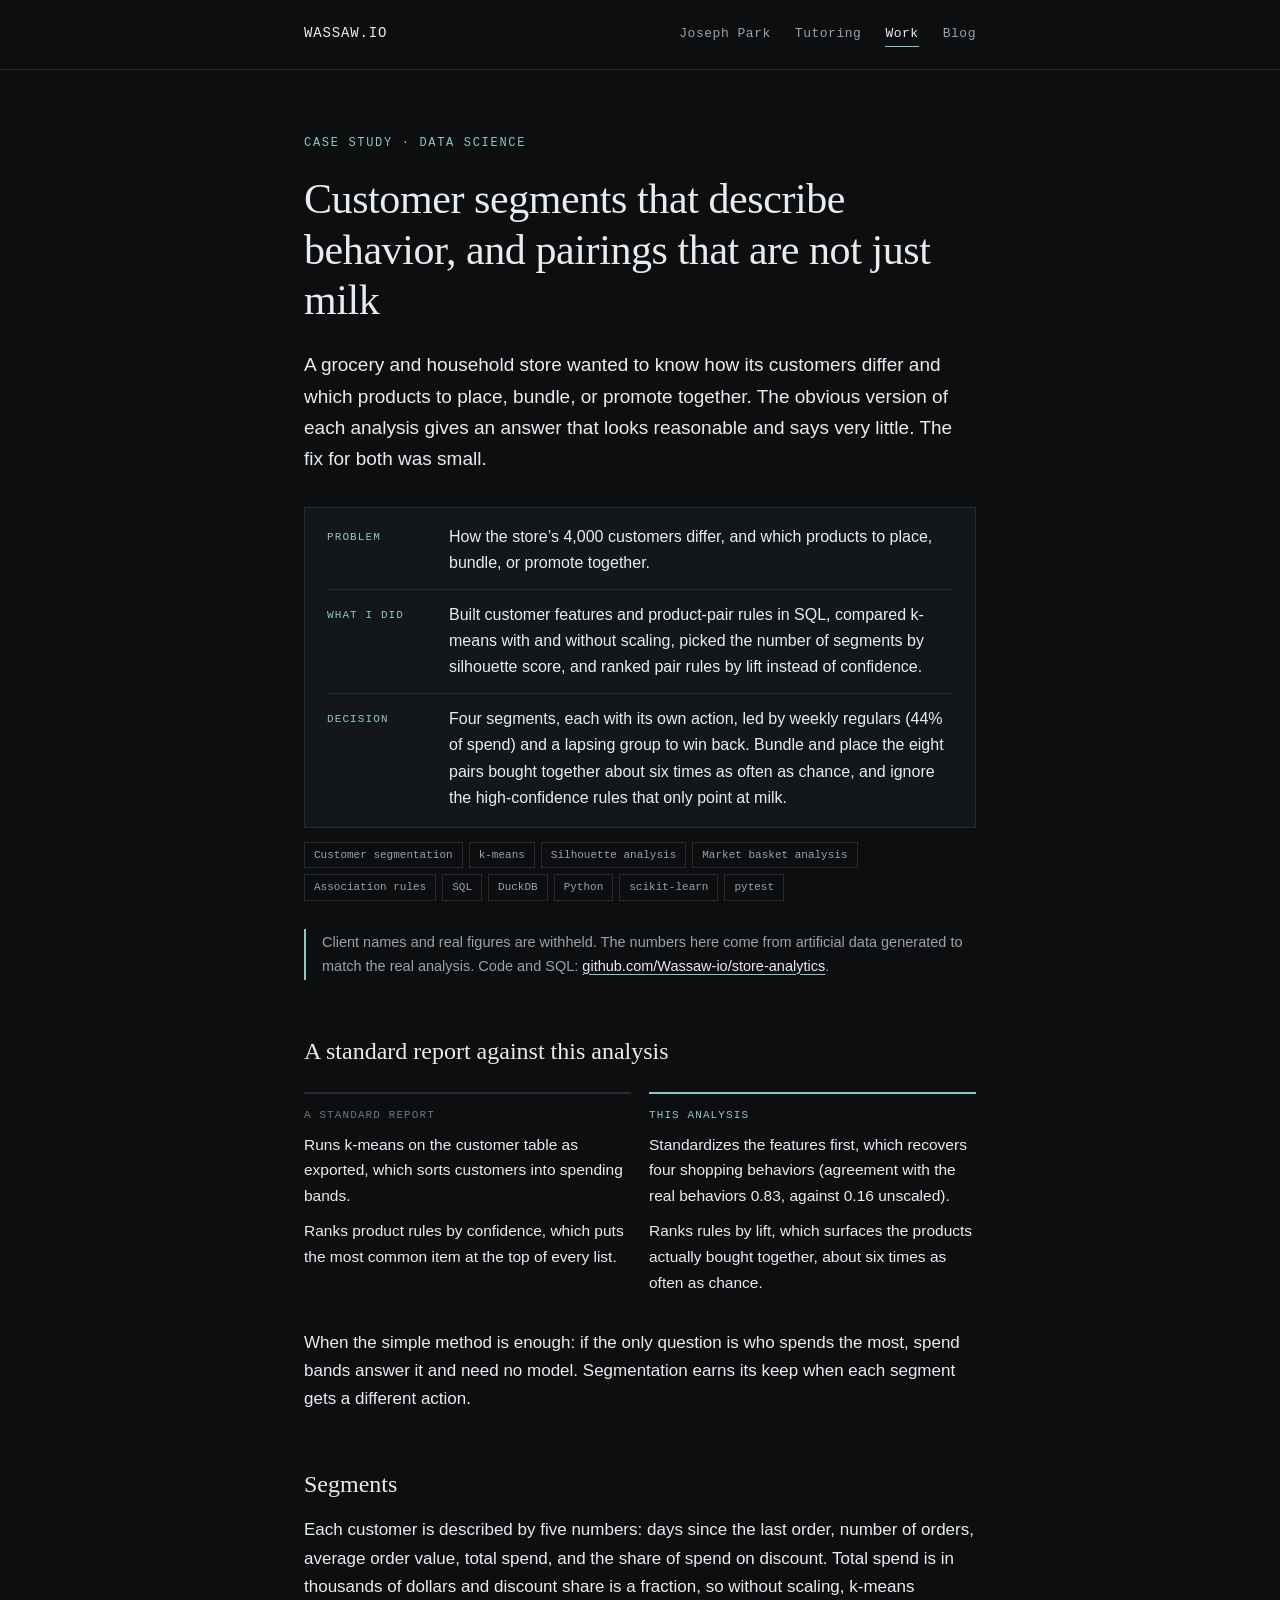
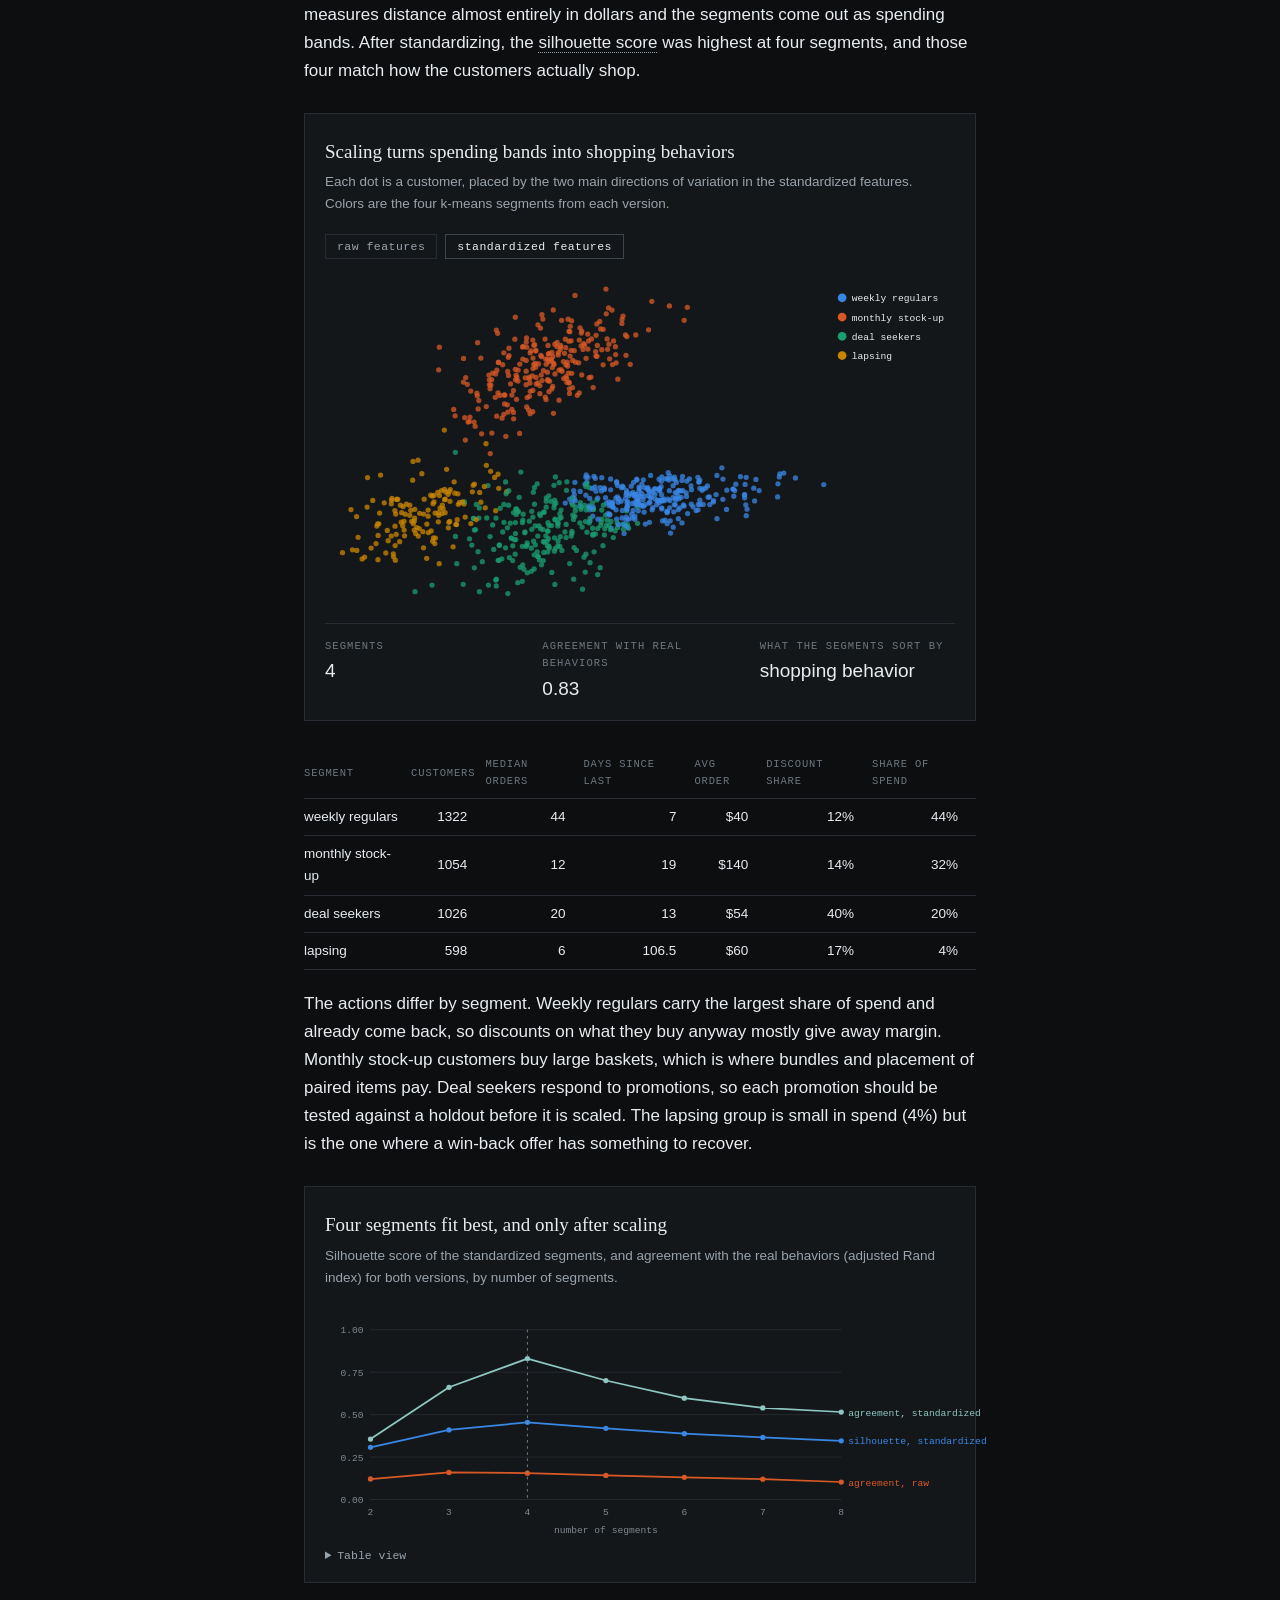
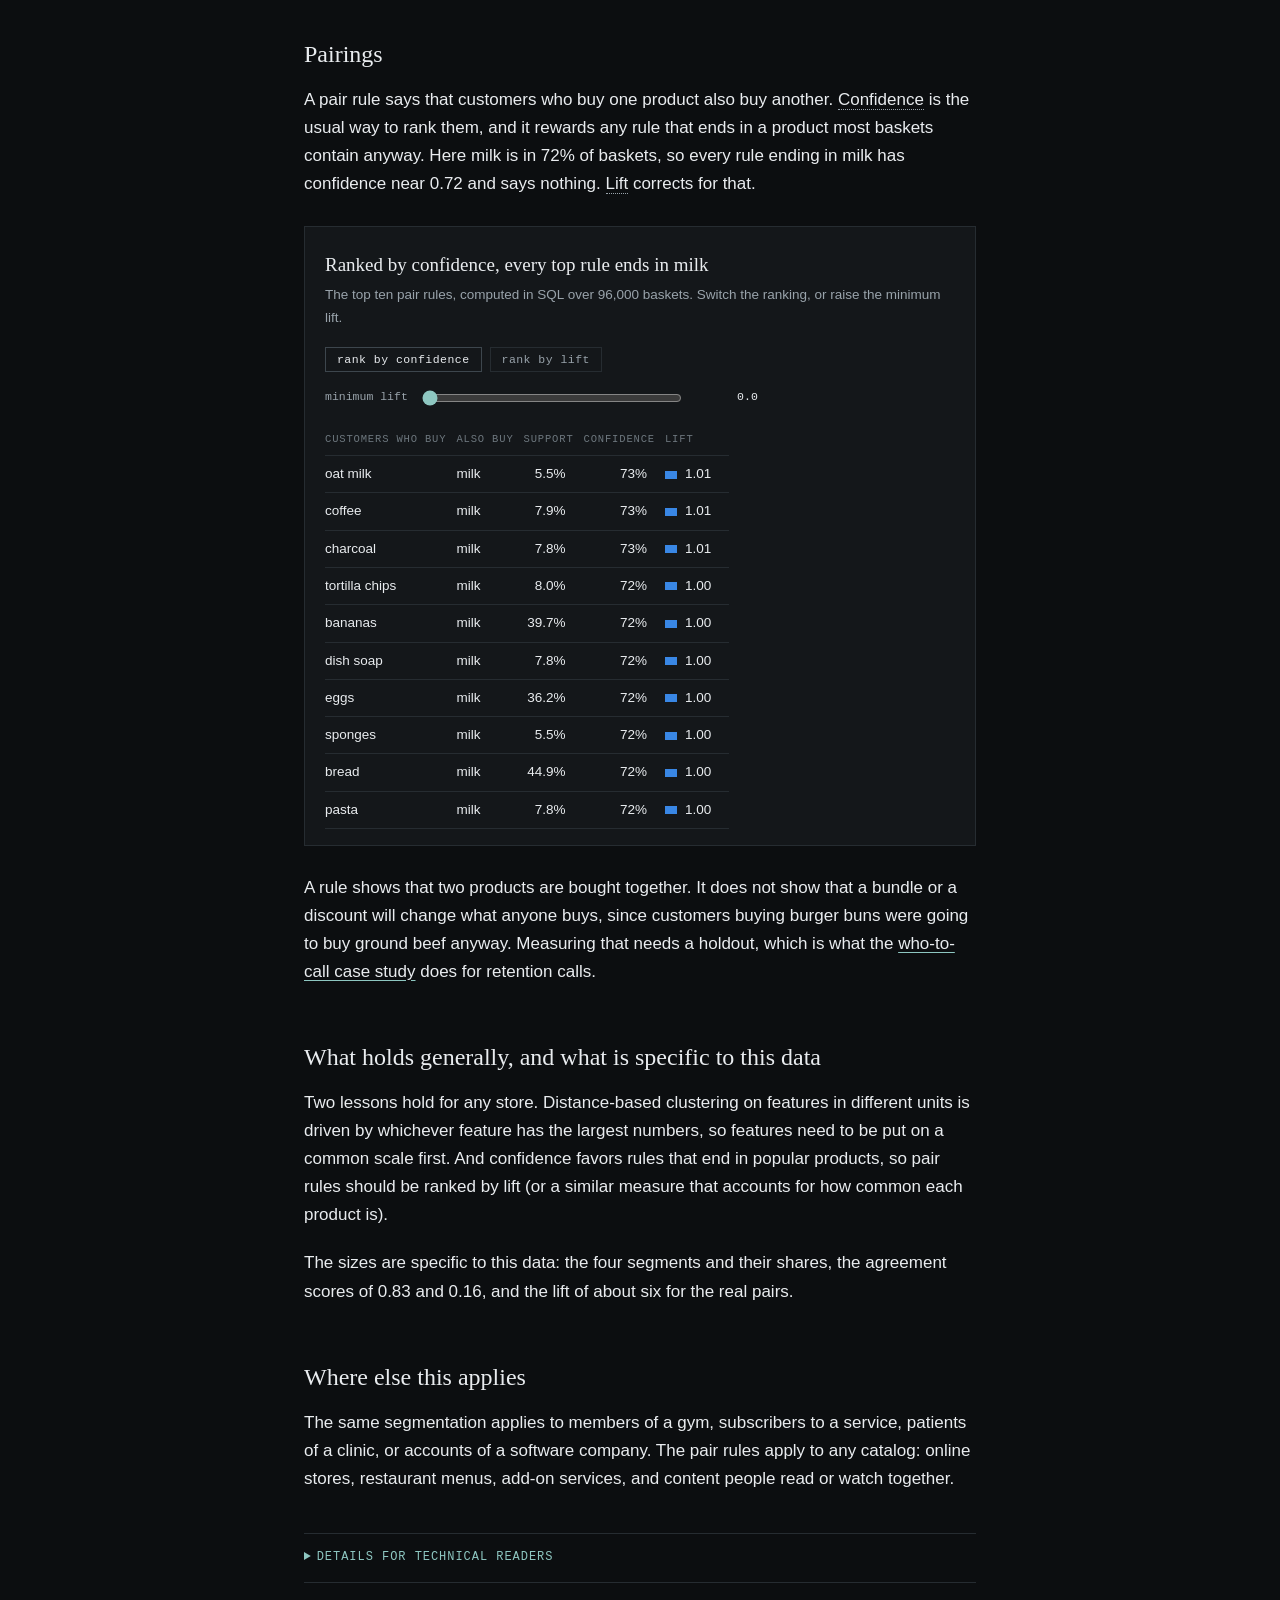
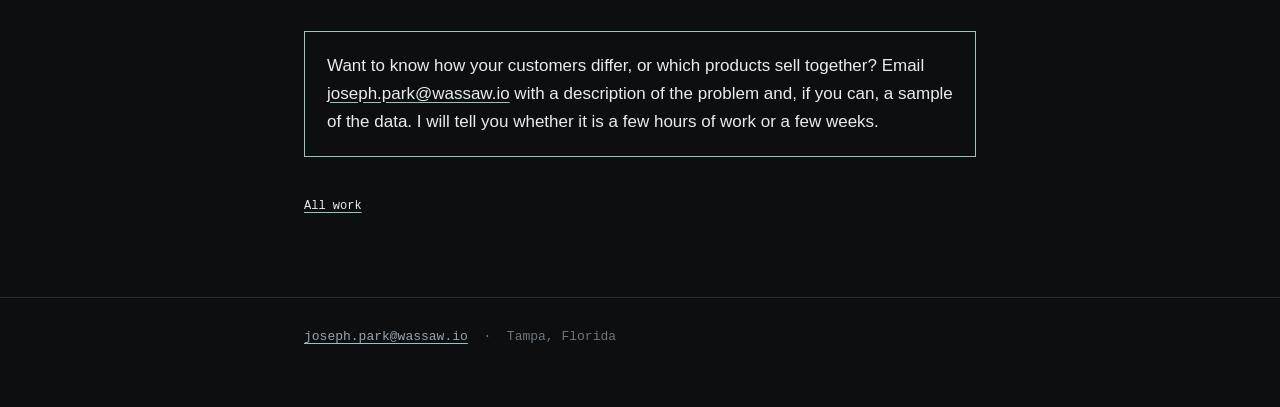
<file: work/customer-segments/index.html>
<!doctype html>
<html lang="en">
<head>
<meta charset="utf-8">
<meta name="viewport" content="width=device-width, initial-scale=1">
<title>Customer segments · Joseph Park</title>
<meta name="description" content="A data science case study: customer segmentation and market basket analysis in SQL and Python, with segments that describe behavior and product pairings ranked by lift.">
<meta property="og:type" content="article">
<meta property="og:title" content="Customer segments that describe behavior, and pairings that are not just milk">
<meta property="og:description" content="Standardizing before clustering recovered four shopping behaviors instead of spending bands, and ranking pair rules by lift found the products actually bought together.">
<meta property="og:image" content="https://wassaw.io/work/customer-segments/og.png">
<meta property="og:url" content="https://wassaw.io/work/customer-segments/">
<meta name="twitter:card" content="summary_large_image">
<link rel="icon" href="data:image/svg+xml,%3Csvg xmlns='http://www.w3.org/2000/svg' viewBox='0 0 32 32'%3E%3Crect width='32' height='32' fill='%230c0e10'/%3E%3Ctext x='16' y='23' font-size='20' fill='%238ec7c1' text-anchor='middle' font-family='serif'%3E%E2%88%AB%3C/text%3E%3C/svg%3E">
<link rel="stylesheet" href="/style.css">
<link rel="stylesheet" href="/viz.css">
<style>
  #v1-svg circle { transition: fill 600ms; }
  .liftbar { display: inline-block; height: 8px; background: var(--s1); vertical-align: middle; margin-right: 8px; }
</style>
</head>
<body>

<header>
  <div class="wrap">
    <a class="brand" href="/">WASSAW.IO</a>
    <nav>
      <a href="/">Joseph Park</a>
      <a href="/tutoring/">Tutoring</a>
      <a class="here" href="/work/">Work</a>
      <a href="/Blog/">Blog</a>
    </nav>
  </div>
</header>

<main class="wrap">

  <p class="label">Case study · Data science</p>
  <h1>Customer segments that describe behavior, and pairings that are not just milk</h1>

  <p class="lede">A grocery and household store wanted to know how its customers differ and which products to place, bundle, or promote together.  The obvious version of each analysis gives an answer that looks reasonable and says very little.  The fix for both was small.</p>

  <div class="summary">
    <p><span class="k">Problem</span><span class="v">How the store’s 4,000 customers differ, and which products to place, bundle, or promote together.</span></p>
    <p><span class="k">What I did</span><span class="v">Built customer features and product-pair rules in SQL, compared k-means with and without scaling, picked the number of segments by silhouette score, and ranked pair rules by lift instead of confidence.</span></p>
    <p><span class="k">Decision</span><span class="v">Four segments, each with its own action, led by weekly regulars (44% of spend) and a lapsing group to win back.  Bundle and place the eight pairs bought together about six times as often as chance, and ignore the high-confidence rules that only point at milk.</span></p>
  </div>
  <ul class="skills">
    <li>Customer segmentation</li><li>k-means</li><li>Silhouette analysis</li><li>Market basket analysis</li><li>Association rules</li><li>SQL</li><li>DuckDB</li><li>Python</li><li>scikit-learn</li><li>pytest</li>
  </ul>

  <p class="notice">Client names and real figures are withheld.  The numbers here come from artificial data generated to match the real analysis.  Code and SQL: <a href="https://github.com/Wassaw-io/store-analytics">github.com/Wassaw-io/store-analytics</a>.</p>

  <!-- ============================================================= -->
  <h2>A standard report against this analysis</h2>

  <div class="compare">
    <div>
      <p class="k">A standard report</p>
      <p>Runs k-means on the customer table as exported, which sorts customers into spending bands.</p>
      <p>Ranks product rules by confidence, which puts the most common item at the top of every list.</p>
    </div>
    <div class="ours">
      <p class="k">This analysis</p>
      <p>Standardizes the features first, which recovers four shopping behaviors (agreement with the real behaviors 0.83, against 0.16 unscaled).</p>
      <p>Ranks rules by lift, which surfaces the products actually bought together, about six times as often as chance.</p>
    </div>
  </div>

  <p>When the simple method is enough: if the only question is who spends the most, spend bands answer it and need no model.  Segmentation earns its keep when each segment gets a different action.</p>

  <!-- ============================================================= -->
  <h2>Segments</h2>

  <p>Each customer is described by five numbers: days since the last order, number of orders, average order value, total spend, and the share of spend on discount.  Total spend is in thousands of dollars and discount share is a fraction, so without scaling, k-means measures distance almost entirely in dollars and the segments come out as spending bands.  After standardizing, the <dfn tabindex="0" data-def="A score from −1 to 1 for how well each customer sits in its own segment compared with the nearest other one. Higher means cleaner segments.">silhouette score</dfn> was highest at four segments, and those four match how the customers actually shop.</p>

  <div class="viz" id="v1">
    <h3>Scaling turns spending bands into shopping behaviors</h3>
    <p class="sub">Each dot is a customer, placed by the two main directions of variation in the standardized features.  Colors are the four k-means segments from each version.</p>
    <div class="controls">
      <button class="chip" id="b-raw" aria-pressed="false">raw features</button>
      <button class="chip" id="b-std" aria-pressed="true">standardized features</button>
    </div>
    <svg id="v1-svg" viewBox="0 0 720 380" role="img" aria-label="Customers in two dimensions colored by segment. Standardized segments form four separate groups, raw segments cut across them."></svg>
    <div class="readout" id="v1-out"></div>
  </div>

  <table class="data" id="seg-table"></table>

  <p style="margin-top:20px">The actions differ by segment.  Weekly regulars carry the largest share of spend and already come back, so discounts on what they buy anyway mostly give away margin.  Monthly stock-up customers buy large baskets, which is where bundles and placement of paired items pay.  Deal seekers respond to promotions, so each promotion should be tested against a holdout before it is scaled.  The lapsing group is small in spend (4%) but is the one where a win-back offer has something to recover.</p>

  <div class="viz" id="v2">
    <h3>Four segments fit best, and only after scaling</h3>
    <p class="sub">Silhouette score of the standardized segments, and agreement with the real behaviors (adjusted Rand index) for both versions, by number of segments.</p>
    <svg id="v2-svg" viewBox="0 0 720 260" role="img" aria-label="Silhouette and agreement both peak at four segments for standardized features. Agreement for raw features stays below 0.3."></svg>
    <details class="tablefall">
      <summary>Table view</summary>
      <table class="data" id="v2-table"></table>
    </details>
  </div>

  <!-- ============================================================= -->
  <h2>Pairings</h2>

  <p>A pair rule says that customers who buy one product also buy another.  <dfn tabindex="0" data-def="The share of baskets with the first product that also contain the second.">Confidence</dfn> is the usual way to rank them, and it rewards any rule that ends in a product most baskets contain anyway.  Here milk is in 72% of baskets, so every rule ending in milk has confidence near 0.72 and says nothing.  <dfn tabindex="0" data-def="Confidence divided by how often the second product is bought anyway. 1 means no connection, and 6 means bought together six times as often as chance.">Lift</dfn> corrects for that.</p>

  <div class="viz" id="v3">
    <h3>Ranked by confidence, every top rule ends in milk</h3>
    <p class="sub">The top ten pair rules, computed in SQL over 96,000 baskets.  Switch the ranking, or raise the minimum lift.</p>
    <div class="controls">
      <button class="chip" id="b-conf" aria-pressed="true">rank by confidence</button>
      <button class="chip" id="b-lift" aria-pressed="false">rank by lift</button>
    </div>
    <div class="slider"><label for="ml">minimum lift</label><input type="range" id="ml" min="0" max="6" step="0.1" value="0"><span class="val" id="ml-v"></span></div>
    <table class="data" id="rules"></table>
  </div>

  <p>A rule shows that two products are bought together.  It does not show that a bundle or a discount will change what anyone buys, since customers buying burger buns were going to buy ground beef anyway.  Measuring that needs a holdout, which is what the <a href="/work/who-to-call/">who-to-call case study</a> does for retention calls.</p>

  <!-- ============================================================= -->
  <h2>What holds generally, and what is specific to this data</h2>

  <p>Two lessons hold for any store.  Distance-based clustering on features in different units is driven by whichever feature has the largest numbers, so features need to be put on a common scale first.  And confidence favors rules that end in popular products, so pair rules should be ranked by lift (or a similar measure that accounts for how common each product is).</p>

  <p>The sizes are specific to this data: the four segments and their shares, the agreement scores of 0.83 and 0.16, and the lift of about six for the real pairs.</p>

  <h2>Where else this applies</h2>

  <p>The same segmentation applies to members of a gym, subscribers to a service, patients of a clinic, or accounts of a software company.  The pair rules apply to any catalog: online stores, restaurant menus, add-on services, and content people read or watch together.</p>

  <!-- ============================================================= -->
  <details class="tech">
    <summary>Details for technical readers</summary>
    <p><strong>Features.</strong>  Built in SQL (<code>customer_features.sql</code>), then standardized to mean 0 and variance 1.  k-means with 10 starts for each k from 2 to 8.  The silhouette score uses a sample of 2,000 customers.  Agreement with the generating behaviors is the adjusted Rand index, which is 0 for random labels and 1 for a perfect match.  The 2D view is the first two principal components of the standardized features.</p>
    <p><strong>Rules.</strong>  One self-join of the order lines on order ID (<code>pair_rules.sql</code>), with</p>
    <p class="math">support = <i>n</i>(A, B) / <i>N</i>,&nbsp;&nbsp; confidence = <i>n</i>(A, B) / <i>n</i>(A),&nbsp;&nbsp; lift = confidence / (<i>n</i>(B) / <i>N</i>)</p>
    <p>Pairs seen in fewer than 20 baskets are dropped.  The tests check support, confidence, and lift against a direct count of baskets, and check that lift is symmetric while confidence is not.  This is the two-item case of Apriori, which is all a placement or bundling decision usually needs.</p>
  </details>

  <div class="cta">
    <p>Want to know how your customers differ, or which products sell together?  Email <a href="mailto:joseph.park@wassaw.io">joseph.park@wassaw.io</a> with a description of the problem and, if you can, a sample of the data.  I will tell you whether it is a few hours of work or a few weeks.</p>
  </div>

  <p class="back"><a href="/work/">All work</a></p>

</main>

<footer>
  <div class="wrap">
    <a href="mailto:joseph.park@wassaw.io">joseph.park@wassaw.io</a> &nbsp;·&nbsp; Tampa, Florida
  </div>
</footer>

<script src="/chart.js"></script>
<script>
const D = {"k":4,"pts":[[-2.8,-1.184,3,1],[-0.278,-0.359,2,3],[-0.122,1.977,1,0],[-2.345,-0.953,3,1],[0.444,-0.696,0,3],[0.447,-0.996,2,3],[1.465,-0.334,0,0],[1.471,-0.238,0,0],[0.957,-0.983,0,3],[-0.228,-1.63,2,3],[0.14,-0.407,0,3],[0.099,1.67,1,0],[-1.268,-1.84,2,1],[1.569,-0.425,0,0],[2.251,-0.246,0,0],[-0.831,-1.327,2,3],[-0.685,-1.578,2,3],[0.385,-0.525,0,3],[0.738,-0.26,0,0],[3.514,0.006,0,2],[-0.54,1.388,1,3],[0.565,-0.223,0,3],[-2.26,-0.596,3,1],[-1.52,-0.185,3,1],[-2.398,-0.65,3,1],[-1.381,0.668,1,1],[-1.303,0.146,3,3],[1.504,-0.44,0,0],[0.415,1.61,1,0],[-0.826,-0.803,2,3],[1.393,-0.021,0,0],[-1.895,-0.255,3,1],[0.748,-0.901,0,3],[-1.511,-0.731,2,1],[0.511,2.49,1,2],[-1.447,2.18,1,1],[-2.279,-0.827,3,1],[-0.65,1.885,1,3],[-3.114,-1.15,3,1],[0.438,-0.476,2,0],[-1.571,0.946,1,1],[0.916,-0.224,0,3],[1.517,-0.436,0,0],[-0.532,-0.299,2,1],[0.335,1.92,1,2],[-0.869,-1.189,2,3],[-0.276,-1.194,2,3],[0.098,2.541,1,0],[1.394,-0.394,0,0],[-0.184,-1.055,2,3],[0.139,2.047,1,2],[1.782,-0.506,0,0],[0.666,-0.848,2,0],[0.672,-0.477,0,3],[1.798,-0.51,0,0],[0.378,-0.551,2,0],[-0.711,-0.803,2,1],[-0.95,-1.979,2,1],[1.785,-0.05,0,0],[-1.166,-0.055,3,1],[1.924,-0.275,0,0],[1.033,-0.896,2,0],[-0.129,-0.808,2,1],[2.481,-0.021,0,2],[-0.185,-1.277,2,3],[0.828,1.844,1,2],[-1.112,1.348,1,3],[-1.103,1.85,1,3],[0.3,-1.377,2,0],[0.365,2.072,1,2],[-0.633,1.269,1,3],[2.639,-0.585,0,2],[1.012,-0.883,0,3],[-0.455,2.476,1,0],[0.441,-0.897,2,0],[-0.301,1.689,1,0],[1.094,-0.485,0,0],[0.641,-0.907,2,0],[-0.509,2.146,1,0],[-0.485,1.492,1,3],[0.938,-0.83,0,0],[-2.669,-0.538,3,1],[0.93,-0.602,0,0],[1.163,-0.408,0,0],[1.908,-0.105,0,0],[0.736,-0.08,0,3],[0.611,-1.186,2,0],[0.498,2.302,1,2],[0.998,-0.309,0,0],[-0.46,-1.367,2,3],[-1.514,-0.731,2,1],[1.664,-0.821,0,0],[1.889,-0.276,0,0],[-3.039,-0.017,3,1],[-2.77,-0.414,3,1],[-0.285,-1.071,2,1],[2.643,-0.266,0,2],[3.478,-0.377,0,2],[-0.664,1.596,1,3],[0.525,-1.664,2,0],[0.347,-0.134,0,3],[-0.931,1.966,1,3],[-2.804,-0.604,3,1],[0.097,-0.471,0,3],[1.396,-0.281,0,0],[-2.334,-1.222,3,1],[-0.835,2.238,1,3],[-1.275,-0.191,2,1],[-0.202,1.842,1,3],[-2.209,-0.942,3,1],[1.291,-0.223,0,0],[-0.076,1.733,1,0],[0.615,2.402,1,2],[-2.26,-0.698,3,1],[-0.891,-1.059,2,1],[1.246,-0.53,0,0],[-0.193,-0.185,2,3],[-0.06,1.705,1,0],[2.201,-0.433,0,2],[-0.076,-0.719,2,3],[-1.32,-0.559,3,1],[0.924,2.567,1,2],[-1.647,0.565,1,1],[-0.311,-1.114,2,3],[0.76,2.72,1,2],[-0.274,2.001,1,0],[0.509,-0.429,2,0],[-1.82,-0.315,3,1],[0.491,2.032,1,2],[2.365,-0.505,0,2],[1.707,-0.031,0,0],[-0.226,2.019,1,0],[-1.839,1.073,1,1],[-0.22,1.766,1,2],[-0.572,2.044,1,0],[-0.65,1.707,1,3],[-1.009,1.312,1,3],[-0.765,-0.383,2,1],[-0.542,1.035,1,3],[0.742,-0.785,2,0],[1.25,-0.167,0,0],[0.324,-0.787,2,3],[0.275,-1.908,2,0],[-0.541,2.224,1,0],[-0.089,-1.037,2,3],[-2.676,-0.855,3,1],[-0.493,2.04,1,0],[1.72,-0.977,0,0],[0.112,-0.51,2,3],[0.364,-0.053,0,3],[-0.235,1.884,1,0],[0.636,-0.254,0,3],[1.982,-0.37,0,0],[-1.14,-1.854,2,1],[-0.375,2.571,1,0],[-0.297,1.565,1,0],[-0.02,2.003,1,0],[-2.529,-0.783,3,1],[-0.001,2.097,1,0],[-0.494,1.773,1,0],[0.82,1.982,1,2],[-0.895,-1.06,2,3],[-2.077,-1.485,3,1],[-2.544,-0.6,3,1],[0.99,-0.763,0,0],[-1.149,-0.606,3,3],[-1.243,-1.035,2,1],[-1.81,-1.033,2,1],[-1.101,-0.236,3,1],[0.587,-0.279,0,3],[-0.41,1.968,1,0],[1.66,-0.617,0,2],[-1.913,-0.292,3,1],[-2.853,-0.403,3,1],[-2.559,-0.682,3,1],[0.089,2.21,1,0],[-1.238,0.34,1,1],[1.107,-0.601,0,0],[2.868,-0.043,0,2],[1.762,-0.192,0,0],[0.709,-0.521,0,3],[-2.48,-0.73,3,1],[-0.782,1.726,1,0],[-0.528,-1.112,2,3],[-0.597,1.578,1,0],[-0.706,1.907,1,3],[-1.541,-1.175,2,1],[0.025,1.855,1,0],[-0.125,-0.815,2,3],[-0.584,2.008,1,3],[0.999,-0.61,2,0],[-0.45,-1.369,2,3],[-2.145,-0.646,3,1],[-0.096,-1.199,2,3],[-0.121,2.016,1,0],[1.544,-0.274,0,0],[-1.096,-1.429,2,1],[0.117,-0.681,2,3],[-3.408,-1.048,3,1],[2.189,-0.125,0,0],[-0.737,0.035,2,1],[-1.679,1.526,1,1],[2.202,-0.097,0,0],[1.335,-0.241,0,0],[1.165,-0.082,0,0],[0.348,-0.962,2,0],[-0.299,1.908,1,0],[-3.055,-0.644,3,1],[1.381,-0.465,0,0],[1.627,-0.438,0,0],[-0.362,-0.628,2,3],[0.613,1.812,1,2],[-0.609,1.065,1,3],[-0.642,2.105,1,0],[1.274,-0.095,0,0],[1.374,-0.8,0,0],[0.103,-0.98,2,3],[-3.082,-1.418,3,1],[0.399,-1.469,2,0],[-0.79,-0.624,2,1],[0.31,2.138,1,0],[0.234,2.426,1,0],[1.796,-0.305,0,0],[-0.938,-0.514,2,1],[1.987,-0.115,0,0],[-1.803,-0.834,3,1],[-1.682,-1.826,2,1],[-1.498,-0.165,3,1],[-2.446,-0.886,3,1],[0.574,-0.848,2,0],[-0.013,-0.959,2,3],[4.235,-0.173,0,2],[-1.532,-0.293,3,1],[-0.368,-1.434,2,3],[-1.015,0.992,1,1],[-3.664,-1.301,3,1],[1.017,-0.455,0,0],[-1.583,0.873,1,1],[-0.176,-0.744,2,3],[-2.928,-0.933,3,1],[0.953,-0.837,2,0],[-0.113,1.726,1,0],[-1.393,1.924,1,3],[-0.388,1.55,1,0],[2.791,-0.166,0,2],[0.075,2.451,1,2],[2.359,-0.378,0,2],[-2.424,0.232,3,1],[-0.414,2.42,1,3],[1.304,-0.504,0,0],[1.944,2.549,1,2],[1.103,-0.303,0,3],[0.27,-0.876,2,0],[0.222,2.224,1,2],[-0.076,-0.595,2,3],[-0.814,1.64,1,3],[1.909,-0.809,0,0],[-0.271,-1.228,2,3],[-1.849,-1.206,3,1],[1.174,-0.542,2,0],[-0.231,-0.854,2,3],[0.16,1.856,1,2],[0.665,2.657,1,2],[1.129,-0.365,0,0],[-1.297,-0.727,2,1],[-0.428,-0.661,2,3],[-0.911,-0.814,2,1],[1.178,-0.439,0,0],[1.917,-0.037,0,0],[-1.392,-0.466,3,3],[-2.713,-0.516,3,1],[1.419,-0.591,0,0],[-2.83,-1.32,3,1],[1.674,-0.069,0,0],[-0.757,0.674,1,3],[0.496,1.957,1,2],[-2.863,-0.492,3,1],[-0.296,-1.29,2,3],[1.062,-0.327,0,0],[-0.565,-1.61,2,3],[-0.651,-1.199,2,3],[0.497,-0.283,0,3],[0.397,-0.776,0,3],[0.573,2.408,1,2],[-2.072,-0.355,3,1],[-2.324,-0.415,3,1],[0.835,-0.748,0,3],[-0.175,-0.757,2,3],[-2.162,-0.461,3,1],[-0.211,1.95,1,0],[-0.858,1.387,1,3],[1.494,-0.507,0,0],[-1.308,0.504,3,1],[2.563,0.106,0,2],[0.454,-0.582,2,0],[-1.557,-0.818,3,1],[-0.336,1.277,1,0],[-0.942,1.937,1,3],[0.485,-0.07,0,3],[-0.201,1.009,1,0],[-0.238,1.908,1,0],[1.004,2.281,1,2],[-2.185,-1.111,3,1],[0.525,-0.9,2,0],[1.848,-0.739,0,0],[-0.327,-1.021,2,3],[1.247,-0.508,0,0],[2.001,-0.654,0,0],[1.306,-0.828,0,0],[0.99,-0.338,0,3],[-2.474,-1.949,2,1],[-1.65,-0.711,3,1],[-2.084,-0.684,3,1],[-0.925,-1.383,2,1],[0.018,-0.128,2,3],[-1.904,-0.785,3,1],[1.14,-0.467,0,0],[1.36,2.392,1,2],[-1.015,2.012,1,3],[-1.977,-0.413,3,1],[-0.193,-0.557,2,3],[-1.253,1.483,1,1],[-0.063,-1.265,2,3],[-0.969,-0.292,3,1],[0.946,-0.914,2,0],[0.785,2.207,1,2],[-1.579,-1.073,2,1],[2.955,-0.508,0,2],[-2.179,-0.49,3,1],[-0.36,-1.298,2,3],[2.06,-0.497,0,2],[-0.872,-1.432,2,3],[2.176,-0.502,0,2],[-1.014,-0.799,2,1],[1.754,-0.077,0,0],[-1.816,0.967,1,1],[0.823,-0.399,0,3],[-2.361,0.008,3,1],[2.184,-0.132,0,0],[-0.245,-0.448,2,3],[1.084,-0.663,0,0],[-1.149,-1.755,2,3],[0.233,-0.527,0,3],[0.057,1.521,1,2],[-2.085,1.73,1,1],[2.326,-0.195,0,2],[-1.145,-0.729,2,1],[0.064,-0.412,0,3],[-0.391,2.643,1,0],[0.943,-0.217,0,3],[-0.501,-0.856,2,3],[-3.343,-1.406,3,1],[-0.32,1.823,1,0],[-1.109,-1.428,2,1],[0.391,-0.224,2,3],[-2.42,-1.026,3,1],[1.091,-0.726,0,0],[-0.813,-0.669,2,1],[1.714,-0.773,0,0],[1.663,-0.638,0,0],[0.176,-1.265,2,3],[-1.242,1.417,1,3],[-0.827,2.602,1,0],[-2.03,-0.654,3,1],[-0.109,1.225,1,2],[-1.781,-0.756,3,1],[0.465,-1.288,2,0],[0.723,-0.497,0,3],[-2.255,-0.968,3,1],[1.135,-0.696,0,0],[1.773,-0.624,0,0],[-1.105,1.857,1,3],[0.835,-0.122,0,3],[-0.324,1.235,1,0],[-1.034,-0.958,2,1],[-0.275,1.368,1,0],[0.775,-0.549,0,3],[-0.034,1.584,1,2],[-0.708,2.106,1,3],[-2.478,-0.584,3,1],[-0.828,1.737,1,3],[0.264,2.372,1,2],[1.846,-0.59,0,0],[-0.299,-0.94,2,3],[-0.402,1.643,1,0],[1.245,-0.319,0,0],[1.37,-0.303,0,0],[1.058,1.822,1,2],[0.452,-0.587,2,3],[-2.953,-1.306,3,1],[1.008,-0.533,0,0],[0.463,-0.035,0,3],[1.231,-0.374,0,0],[-0.537,1.751,1,0],[-0.179,-1.829,2,3],[2.03,-0.078,0,0],[2.169,-0.053,0,0],[-0.949,1.029,1,3],[0.925,-0.727,0,0],[-0.524,2.137,1,3],[-0.979,-0.325,2,1],[-1.336,-0.203,3,1],[1.527,-0.261,0,0],[0.007,-0.835,2,3],[1.358,-0.362,0,0],[1.0,-0.567,0,3],[-0.777,-0.615,2,3],[-0.17,-0.047,2,3],[-0.858,1.022,1,3],[2.238,-0.267,0,2],[3.174,-0.271,0,2],[1.568,-0.44,0,0],[-2.1,-0.301,3,1],[0.395,-0.591,0,3],[-1.743,-0.469,3,1],[-2.161,-0.351,3,1],[1.006,-0.585,0,0],[0.559,2.532,1,2],[0.255,2.338,1,2],[-1.016,-0.502,2,1],[-1.15,1.662,1,3],[-2.012,-0.573,3,1],[-3.068,-0.825,3,1],[1.809,-0.43,0,0],[1.369,-0.479,0,0],[-0.09,2.062,1,0],[-2.646,-1.023,3,1],[0.32,-1.623,2,0],[-2.485,-0.778,3,1],[1.169,-0.098,0,0],[-2.634,-0.664,3,1],[1.76,-0.39,0,0],[-0.204,2.722,1,0],[-0.178,2.155,1,0],[-0.097,-0.657,2,3],[2.426,-0.438,0,2],[-1.426,-0.728,2,1],[-2.063,-0.563,3,1],[1.702,-0.274,0,0],[2.467,-0.338,0,2],[0.152,2.962,1,2],[-2.693,-0.639,3,1],[-1.955,0.08,3,1],[1.269,-0.423,0,0],[1.765,-0.88,0,0],[-1.412,-0.303,3,3],[-0.214,1.455,1,0],[-0.807,-0.575,2,1],[1.198,-0.369,0,0],[-0.499,-1.173,2,3],[-0.141,2.184,1,0],[1.694,-0.099,0,0],[-3.08,-1.017,3,1],[-2.512,-0.101,3,1],[0.255,-0.548,2,3],[-1.499,-1.554,2,1],[-1.233,0.048,3,1],[0.714,-0.46,0,3],[1.532,-0.084,0,0],[-0.884,1.075,1,3],[0.316,-0.168,0,3],[-3.195,-1.224,3,1],[-2.039,-0.272,3,1],[1.578,-0.577,0,0],[-0.856,-0.637,2,1],[-2.827,-1.37,3,1],[0.981,2.307,1,2],[0.993,-0.711,0,0],[-1.558,1.377,1,1],[-1.832,-0.126,3,3],[-1.452,1.3,1,1],[-0.32,-0.549,2,1],[-0.754,1.824,1,3],[0.941,2.621,1,2],[1.455,-0.247,0,0],[-0.339,2.239,1,0],[-0.855,0.916,1,3],[-3.5,-1.254,3,1],[1.677,-0.412,0,0],[-0.517,-1.338,2,1],[2.424,-0.462,0,2],[1.875,-0.558,0,0],[-1.67,-0.493,3,1],[-0.957,-0.889,2,1],[-1.089,-1.183,2,1],[1.195,-0.452,0,0],[1.203,-0.216,0,0],[0.115,1.884,1,0],[0.06,1.414,1,0],[-1.664,-0.462,2,1],[-0.67,-0.956,2,3],[0.565,-1.551,2,0],[2.944,-0.172,0,2],[0.263,1.644,1,2],[1.402,-0.382,0,0],[-0.424,1.334,1,0],[-0.934,-0.275,2,3],[-0.292,-0.806,2,3],[1.611,-0.41,0,0],[-0.291,2.133,1,0],[-0.633,-1.139,2,3],[1.212,-0.238,0,0],[1.076,-0.201,0,0],[0.445,-1.012,2,3],[0.591,-0.747,2,0],[1.977,-0.309,0,0],[0.018,1.585,1,0],[0.284,2.067,1,2],[-0.999,1.311,1,3],[0.15,-0.699,2,3],[-0.13,-0.859,2,0],[-2.915,-1.103,3,1],[-2.149,-1.151,3,1],[1.005,-0.471,0,0],[-0.585,1.002,1,3],[0.236,-0.286,0,3],[-3.433,-0.704,3,1],[-0.548,1.627,1,3],[0.72,1.911,1,2],[-0.276,-0.852,2,3],[-1.139,2.389,1,3],[0.112,1.436,1,0],[1.859,-0.278,0,0],[0.422,2.242,1,2],[1.015,-0.843,2,0],[-0.788,-1.801,2,3],[3.506,-0.047,0,2],[-1.469,-0.753,3,3],[-1.602,0.864,1,1],[-1.769,-0.325,3,1],[1.848,-0.268,0,0],[0.849,-0.376,0,3],[0.845,-0.812,2,0],[-0.145,2.115,1,2],[-0.989,-1.222,2,1],[1.114,-0.343,0,0],[0.518,2.133,1,2],[-1.48,-0.918,2,1],[0.486,-0.991,2,0],[0.766,-0.486,0,0],[-2.803,-0.864,3,1],[-0.671,-0.971,2,1],[-0.491,2.055,1,3],[-1.034,1.814,1,3],[0.773,-0.542,0,0],[2.063,-0.257,0,0],[0.031,1.791,1,0],[0.618,-0.516,2,0],[-2.653,-0.927,3,1],[-2.858,-0.432,3,1],[-1.642,1.601,1,1],[0.312,-0.52,2,3],[1.587,-0.444,0,0],[-1.076,-0.568,2,1],[-2.139,-1.061,3,1],[-0.525,1.82,1,3],[-0.277,1.864,1,0],[0.813,-0.939,2,0],[-0.648,2.19,1,3],[2.934,-0.344,0,2],[2.936,-0.392,0,2],[-1.182,-1.25,2,1],[-2.797,-1.427,3,1],[-0.513,-0.221,2,1],[-0.588,1.51,1,3],[0.513,1.953,1,2],[1.037,-0.36,0,0],[-0.129,-1.187,2,3],[2.173,-0.592,0,2],[0.346,-0.159,2,3],[0.451,-0.547,0,3],[2.58,-0.082,0,2],[-2.701,-0.797,3,1],[0.654,-0.678,2,0],[-0.801,1.602,1,3],[-1.305,1.12,1,3],[1.793,-0.095,0,0],[0.331,-1.328,2,0],[-3.261,-0.546,3,1],[0.851,-0.189,0,3],[-0.038,1.867,1,0],[-2.864,-1.028,3,1],[-0.302,-1.189,2,3],[1.15,2.307,1,2],[-2.333,-0.662,3,1],[-3.087,-0.825,3,1],[0.591,-0.06,0,3],[-0.634,-1.177,2,3],[0.332,-0.207,2,3],[-0.351,-1.128,2,3],[-0.595,1.289,1,3],[0.012,-0.268,2,3],[1.136,-0.749,0,0],[0.006,-1.051,2,3],[1.858,-0.408,0,0],[0.395,-0.403,0,3],[1.468,-0.411,0,0],[2.746,-0.248,0,2],[-2.025,-0.514,3,1],[2.057,-0.194,0,0],[-0.397,-1.503,2,3],[1.294,-0.365,0,0],[-0.291,-0.946,2,3],[-0.712,-1.196,2,1],[1.572,-0.342,0,0],[1.59,-0.776,0,0],[-0.106,-0.143,2,3],[-0.537,1.924,1,0],[0.709,2.153,1,2],[0.451,1.434,1,2],[-0.643,2.258,1,3],[-3.429,-1.265,3,1],[-1.467,-0.502,2,1],[-1.438,1.08,1,1],[1.578,-0.047,0,2],[1.801,-0.398,0,0],[-0.825,-0.985,2,3],[0.111,-0.391,2,3],[-2.486,-0.928,3,1],[2.256,-0.502,0,2],[-1.99,-0.424,3,1],[2.747,-0.248,0,2],[1.191,-0.608,0,0],[3.484,-0.161,0,2],[-0.498,1.835,1,3],[-0.415,-0.687,2,3],[1.141,-0.334,0,0],[-0.177,1.66,1,0],[0.071,1.957,1,0],[-1.046,0.927,1,3],[-0.699,2.118,1,0],[-1.499,-0.928,2,1],[0.374,2.208,1,2],[-2.756,-0.418,3,1],[2.336,-0.382,0,0],[-0.631,-1.637,2,3],[1.943,-0.529,0,0],[0.581,-0.794,2,0],[0.781,-1.052,2,0],[-1.44,-1.285,2,1],[1.278,-0.532,0,0],[0.019,1.523,1,0],[-1.458,1.342,1,1],[-0.185,-0.505,2,3],[-1.9,-0.452,3,1],[-0.426,1.469,1,0],[0.361,2.322,1,2],[1.708,-0.558,0,0],[-2.405,-0.903,3,1],[-0.487,1.602,1,3],[0.768,1.815,1,2],[-0.366,1.714,1,3],[1.114,-0.136,0,3],[0.825,-0.591,0,3],[0.156,-0.443,0,3],[-0.469,-0.16,2,1],[1.67,-0.62,0,0],[-1.616,1.489,1,1],[-1.157,1.273,1,1],[-0.82,-1.085,2,3],[1.638,-0.078,0,0],[-0.368,-1.117,2,3],[1.682,0.024,0,0],[-2.654,-0.782,3,1],[0.053,2.367,1,0],[0.686,2.07,1,2],[1.932,-0.511,0,0],[0.722,-0.679,0,3],[-2.216,-0.349,3,1],[0.909,-0.448,0,0],[-0.413,-0.904,2,3],[-0.808,1.241,1,3],[-1.131,1.723,1,3],[-0.957,1.148,1,3],[-0.565,-1.228,2,3],[1.2,-0.284,0,0],[0.661,3.069,1,2],[0.704,2.756,1,2],[-1.111,-0.002,3,1],[-2.506,0.211,3,1],[-0.582,1.373,1,3],[-0.651,1.482,1,3],[-2.501,-0.821,3,1],[-0.44,-0.859,2,3],[0.212,1.845,1,0],[-0.099,-0.738,2,3],[-2.283,-1.396,3,1],[0.251,-0.584,2,3],[-0.006,2.237,1,0],[1.895,-0.383,0,0],[-0.264,1.542,1,0],[0.067,2.361,1,0],[1.034,-0.745,0,0],[-0.32,-0.448,2,3],[-0.783,1.543,1,3],[0.062,1.338,1,0],[2.975,-0.58,0,2],[2.963,-0.052,0,2],[-2.191,-0.363,3,1],[0.922,2.499,1,2],[1.187,-0.49,0,0],[-1.917,-0.799,3,1],[0.384,-0.808,2,0],[1.565,-0.208,0,0],[-1.228,1.476,1,3],[0.71,-0.852,2,3],[0.053,1.511,1,0],[-1.762,-0.5,3,1],[0.066,-1.483,2,3],[-1.133,0.96,1,1],[1.633,-0.76,0,0],[0.128,-0.752,2,3],[1.413,2.864,1,2],[1.348,-0.222,0,0],[-1.504,0.864,1,1],[-0.641,1.114,1,3],[0.981,-0.853,0,0],[0.989,1.97,1,2],[0.05,2.205,1,2],[0.044,1.674,1,0],[-0.825,1.563,1,3],[1.537,-0.241,0,0],[1.569,-0.118,0,0],[-3.101,-0.86,3,1],[-1.117,2.335,1,3],[-0.353,-0.631,2,1],[3.578,0.018,0,2],[0.157,-0.608,2,0],[-0.068,2.549,1,0],[3.77,-0.063,0,2],[-1.992,0.731,3,1],[-1.216,1.566,1,1],[0.999,-0.271,0,0],[-1.2,1.676,1,3],[1.842,-0.364,0,0],[2.483,-0.739,0,2],[-0.558,-0.615,2,1],[0.635,-1.007,2,0],[0.223,1.347,1,2],[0.24,-0.471,2,0],[0.737,-0.922,2,0],[-0.906,1.495,1,3],[1.157,-0.338,0,0],[-1.091,-1.172,2,1],[1.286,-0.629,0,0],[1.353,-0.258,0,0],[-0.598,-0.779,2,1],[0.722,-0.664,0,3],[-0.704,-0.761,2,1],[-1.969,-0.295,3,1],[-1.792,-0.836,3,1],[0.381,-0.558,0,3],[0.679,2.24,1,2],[0.85,-0.884,2,0],[-1.693,-0.461,3,1],[-0.459,-1.027,2,3],[1.996,2.766,1,2],[-1.199,-0.843,2,1],[0.399,-0.731,2,3],[-0.007,-0.481,0,1],[-0.601,1.609,1,0],[0.189,1.307,1,2],[-1.811,0.362,2,1],[0.34,-0.593,2,0],[-1.93,-0.334,3,1],[-1.789,-1.485,2,1],[0.101,-0.948,2,0],[0.53,-0.747,0,3],[0.087,2.054,1,0],[3.122,-0.088,0,2],[0.592,-0.597,2,0],[-1.004,1.165,1,3],[-0.513,-0.498,2,1],[0.48,-0.212,0,3],[1.179,-0.815,2,2],[-0.939,1.636,1,3],[1.428,-0.556,0,0],[-0.086,2.106,1,0],[0.866,-0.838,0,0],[2.579,-0.418,0,2],[-0.748,-1.544,2,3],[-0.182,-0.432,2,3],[1.701,2.789,1,2],[0.09,-1.027,2,3],[0.158,-0.545,2,3],[-1.261,1.641,1,1],[2.936,-0.338,0,2],[-0.431,-1.425,2,3],[-3.253,-0.057,3,1],[0.039,2.569,1,0],[0.76,-0.529,0,0],[0.136,-1.218,2,3],[1.177,-0.441,0,0],[-0.539,-0.711,2,3],[-0.374,-0.918,2,3],[-0.286,1.99,1,0],[2.14,-0.604,0,0],[2.202,-0.236,0,0],[-2.774,-0.423,3,1],[-0.082,2.134,1,2],[-0.395,1.948,1,3],[-2.56,-0.514,3,3],[-0.841,-1.088,2,3],[-3.525,-0.586,3,1],[-0.192,1.819,1,0],[-0.558,-0.915,2,1],[0.981,-0.403,0,0],[-0.469,-1.288,2,3],[1.815,-0.138,0,0],[-0.932,2.088,1,3],[0.694,-0.655,0,3],[-0.289,1.549,1,0],[1.575,-0.559,0,0],[2.294,-0.234,0,2],[-0.229,1.412,1,0],[-1.678,1.917,1,1],[0.383,1.598,1,0],[-2.782,-0.997,3,1],[0.332,-0.052,0,3],[-0.713,-1.776,2,3],[-1.979,-0.64,3,1],[-0.162,-0.478,2,3],[2.963,-0.688,0,2],[2.775,-0.271,0,2],[-2.195,-1.839,2,1],[-2.726,-1.12,3,1],[-2.791,-0.662,3,1],[-0.7,-0.665,2,1],[1.712,-0.439,0,0],[0.004,1.617,1,0],[-0.329,1.908,1,3],[0.233,-0.809,2,3],[2.758,-0.366,0,2],[-0.982,0.628,1,3],[-2.616,-0.498,3,1],[3.1,-0.444,0,2],[-1.212,0.681,1,3],[-0.17,-1.231,2,3],[-3.167,-0.435,3,1],[-3.301,-1.376,3,1],[-1.989,-0.254,3,1],[0.13,-1.743,2,0],[0.295,2.164,1,0],[0.856,1.575,1,2],[-0.706,-1.504,2,3],[-1.254,1.564,1,3],[0.139,-0.342,0,3],[-0.819,-0.58,2,1],[0.769,-0.469,0,3],[-1.426,1.219,1,1],[-2.074,2.104,1,1],[-0.125,-1.107,2,3],[2.089,-0.542,0,0],[0.252,2.128,1,2],[1.823,-0.31,0,0],[-1.369,-1.452,2,1],[0.633,-0.229,0,3],[3.086,-0.232,0,2],[-2.171,-1.058,3,1],[-1.487,0.793,1,1],[0.13,-0.271,0,3],[1.433,-0.307,0,0],[0.332,-0.348,0,3],[0.151,-0.136,0,3],[0.525,-0.399,0,3],[-2.979,-0.476,3,1],[0.591,2.063,1,2],[-2.089,-0.64,3,1],[-1.138,-1.742,2,1],[-0.884,1.311,1,3],[-1.657,0.936,1,1],[0.93,-0.201,0,0],[-2.464,-0.983,3,1],[0.653,-0.39,0,3],[0.816,2.113,1,2],[-0.458,1.511,1,0],[2.204,-0.505,0,2],[0.869,-0.406,0,3],[-1.416,-1.949,2,1],[-0.319,-0.392,2,3],[-1.082,1.305,1,3],[1.533,-0.471,0,0],[-0.953,1.702,1,3],[-2.091,-0.79,3,1],[-1.418,-0.56,2,1],[0.68,-0.763,2,0],[-0.447,1.826,1,0],[0.336,-0.014,0,3],[1.153,-0.508,0,0],[-0.987,-0.129,2,1],[1.536,-0.241,0,0],[0.86,-0.465,0,3],[-1.049,-1.405,2,1],[1.019,-0.522,0,0],[0.836,-0.142,0,3],[1.213,-0.509,0,0],[-1.926,-0.889,3,1],[-0.519,-1.571,2,3],[0.435,-0.238,0,3],[0.002,1.813,1,0]],"sweep":[{"k":2,"silhouette_scaled":0.3073775799125026,"ari_scaled":0.35640197082702146,"ari_unscaled":0.12077796985441273},{"k":3,"silhouette_scaled":0.410016055494738,"ari_scaled":0.6612541505779315,"ari_unscaled":0.15978950353462643},{"k":4,"silhouette_scaled":0.45480778507550373,"ari_scaled":0.8301410557731448,"ari_unscaled":0.15504220688415254},{"k":5,"silhouette_scaled":0.41935643472208983,"ari_scaled":0.7008384624835331,"ari_unscaled":0.1418532906729725},{"k":6,"silhouette_scaled":0.38778707128781714,"ari_scaled":0.5967556198749221,"ari_unscaled":0.1306981039276244},{"k":7,"silhouette_scaled":0.36549657874843944,"ari_scaled":0.5392663933358335,"ari_unscaled":0.11938284742661935},{"k":8,"silhouette_scaled":0.34536714763450177,"ari_scaled":0.5153794790152618,"ari_unscaled":0.10299300971489332}],"profiles":[{"seg_scaled":0,"matches":"weekly regulars","orders":44.0,"recency_days":7.0,"avg_order":40.155,"discount_share":0.116,"share_of_spend":0.439,"customers":1322},{"seg_scaled":1,"matches":"monthly stock-up","orders":12.0,"recency_days":19.0,"avg_order":140.485,"discount_share":0.142,"share_of_spend":0.318,"customers":1054},{"seg_scaled":2,"matches":"deal seekers","orders":20.0,"recency_days":13.0,"avg_order":54.185,"discount_share":0.395,"share_of_spend":0.2,"customers":1026},{"seg_scaled":3,"matches":"lapsing","orders":6.0,"recency_days":106.5,"avg_order":59.595,"discount_share":0.173,"share_of_spend":0.043,"customers":598}],"unscaled":[{"seg_unscaled":0,"total_spend":1772.1,"orders":36.0,"recency_days":11.0},{"seg_unscaled":1,"total_spend":422.9,"orders":6.0,"recency_days":55.0},{"seg_unscaled":2,"total_spend":2464.4,"orders":53.0,"recency_days":11.0},{"seg_unscaled":3,"total_spend":1158.3,"orders":21.0,"recency_days":12.0}],"rules":[{"lhs":"ground beef","rhs":"burger buns","support":0.0473,"confidence":0.6406,"lift":6.0267},{"lhs":"burger buns","rhs":"ground beef","support":0.0473,"confidence":0.4454,"lift":6.0267},{"lhs":"charcoal","rhs":"lighter fluid","support":0.0479,"confidence":0.4465,"lift":6.0238},{"lhs":"lighter fluid","rhs":"charcoal","support":0.0479,"confidence":0.6461,"lift":6.0238},{"lhs":"dish soap","rhs":"sponges","support":0.0491,"confidence":0.4526,"lift":5.9951},{"lhs":"sponges","rhs":"dish soap","support":0.0491,"confidence":0.6502,"lift":5.9951},{"lhs":"coffee","rhs":"coffee filters","support":0.0484,"confidence":0.4449,"lift":5.9605},{"lhs":"coffee filters","rhs":"coffee","support":0.0484,"confidence":0.6485,"lift":5.9605},{"lhs":"cereal","rhs":"oat milk","support":0.0493,"confidence":0.4512,"lift":5.9581},{"lhs":"oat milk","rhs":"cereal","support":0.0493,"confidence":0.6515,"lift":5.9581},{"lhs":"pasta sauce","rhs":"pasta","support":0.0486,"confidence":0.642,"lift":5.955},{"lhs":"pasta","rhs":"pasta sauce","support":0.0486,"confidence":0.4508,"lift":5.955},{"lhs":"salsa","rhs":"tortilla chips","support":0.0499,"confidence":0.6516,"lift":5.9413},{"lhs":"tortilla chips","rhs":"salsa","support":0.0499,"confidence":0.4554,"lift":5.9413},{"lhs":"diapers","rhs":"baby wipes","support":0.0482,"confidence":0.4437,"lift":5.9022},{"lhs":"baby wipes","rhs":"diapers","support":0.0482,"confidence":0.6416,"lift":5.9022},{"lhs":"apples","rhs":"jelly","support":0.0554,"confidence":0.3962,"lift":2.8292},{"lhs":"jelly","rhs":"apples","support":0.0554,"confidence":0.3952,"lift":2.8292},{"lhs":"lettuce","rhs":"apples","support":0.0557,"confidence":0.3948,"lift":2.8259},{"lhs":"apples","rhs":"lettuce","support":0.0557,"confidence":0.3984,"lift":2.8259},{"lhs":"lettuce","rhs":"carrots","support":0.0552,"confidence":0.3915,"lift":2.8127},{"lhs":"carrots","rhs":"lettuce","support":0.0552,"confidence":0.3965,"lift":2.8127},{"lhs":"apples","rhs":"carrots","support":0.0546,"confidence":0.3911,"lift":2.8095},{"lhs":"carrots","rhs":"apples","support":0.0546,"confidence":0.3925,"lift":2.8095},{"lhs":"potatoes","rhs":"carrots","support":0.0544,"confidence":0.3911,"lift":2.8095},{"lhs":"carrots","rhs":"potatoes","support":0.0544,"confidence":0.391,"lift":2.8095},{"lhs":"apples","rhs":"cheese","support":0.0548,"confidence":0.3921,"lift":2.8048},{"lhs":"cheese","rhs":"apples","support":0.0548,"confidence":0.3918,"lift":2.8048},{"lhs":"rice","rhs":"potatoes","support":0.055,"confidence":0.3902,"lift":2.8036},{"lhs":"potatoes","rhs":"rice","support":0.055,"confidence":0.3953,"lift":2.8036},{"lhs":"potatoes","rhs":"apples","support":0.0545,"confidence":0.3915,"lift":2.8026},{"lhs":"apples","rhs":"potatoes","support":0.0545,"confidence":0.39,"lift":2.8026},{"lhs":"cheese","rhs":"potatoes","support":0.0545,"confidence":0.3899,"lift":2.8016},{"lhs":"potatoes","rhs":"cheese","support":0.0545,"confidence":0.3917,"lift":2.8016},{"lhs":"ice cream","rhs":"potatoes","support":0.055,"confidence":0.3897,"lift":2.8004},{"lhs":"potatoes","rhs":"ice cream","support":0.055,"confidence":0.3949,"lift":2.8004},{"lhs":"peanut butter","rhs":"paper towels","support":0.0561,"confidence":0.395,"lift":2.7994},{"lhs":"paper towels","rhs":"peanut butter","support":0.0561,"confidence":0.3975,"lift":2.7994},{"lhs":"apples","rhs":"butter","support":0.0552,"confidence":0.3952,"lift":2.7983},{"lhs":"butter","rhs":"apples","support":0.0552,"confidence":0.3909,"lift":2.7983},{"lhs":"apples","rhs":"rice","support":0.0551,"confidence":0.3946,"lift":2.7982},{"lhs":"apples","rhs":"ice cream","support":0.0551,"confidence":0.3946,"lift":2.7982},{"lhs":"ice cream","rhs":"apples","support":0.0551,"confidence":0.3909,"lift":2.7982},{"lhs":"rice","rhs":"apples","support":0.0551,"confidence":0.3909,"lift":2.7982},{"lhs":"potatoes","rhs":"toilet paper","support":0.0553,"confidence":0.3975,"lift":2.7979},{"lhs":"toilet paper","rhs":"potatoes","support":0.0553,"confidence":0.3894,"lift":2.7979},{"lhs":"lettuce","rhs":"rice","support":0.0556,"confidence":0.3944,"lift":2.7969},{"lhs":"rice","rhs":"lettuce","support":0.0556,"confidence":0.3943,"lift":2.7969},{"lhs":"orange juice","rhs":"potatoes","support":0.0546,"confidence":0.389,"lift":2.7955},{"lhs":"potatoes","rhs":"orange juice","support":0.0546,"confidence":0.3926,"lift":2.7955},{"lhs":"laundry detergent","rhs":"apples","support":0.0551,"confidence":0.3905,"lift":2.7954},{"lhs":"apples","rhs":"laundry detergent","support":0.0551,"confidence":0.3947,"lift":2.7954},{"lhs":"cheese","rhs":"lettuce","support":0.0551,"confidence":0.3941,"lift":2.7952},{"lhs":"lettuce","rhs":"cheese","support":0.0551,"confidence":0.3908,"lift":2.7952},{"lhs":"granola bars","rhs":"apples","support":0.0555,"confidence":0.3905,"lift":2.7951},{"lhs":"apples","rhs":"granola bars","support":0.0555,"confidence":0.3972,"lift":2.7951},{"lhs":"cheese","rhs":"laundry detergent","support":0.0552,"confidence":0.3947,"lift":2.7949},{"lhs":"laundry detergent","rhs":"cheese","support":0.0552,"confidence":0.3907,"lift":2.7949},{"lhs":"potatoes","rhs":"paper towels","support":0.0549,"confidence":0.3944,"lift":2.7948},{"lhs":"paper towels","rhs":"potatoes","support":0.0549,"confidence":0.3889,"lift":2.7948},{"lhs":"peanut butter","rhs":"apples","support":0.0554,"confidence":0.3904,"lift":2.7945},{"lhs":"apples","rhs":"peanut butter","support":0.0554,"confidence":0.3968,"lift":2.7945},{"lhs":"carrots","rhs":"frozen pizza","support":0.0552,"confidence":0.3962,"lift":2.7938},{"lhs":"frozen pizza","rhs":"carrots","support":0.0552,"confidence":0.3889,"lift":2.7938},{"lhs":"apples","rhs":"onions","support":0.0547,"confidence":0.3917,"lift":2.7937},{"lhs":"onions","rhs":"apples","support":0.0547,"confidence":0.3903,"lift":2.7937},{"lhs":"carrots","rhs":"butter","support":0.0549,"confidence":0.3945,"lift":2.7935},{"lhs":"butter","rhs":"carrots","support":0.0549,"confidence":0.3888,"lift":2.7935},{"lhs":"lettuce","rhs":"laundry detergent","support":0.0556,"confidence":0.3944,"lift":2.793},{"lhs":"laundry detergent","rhs":"lettuce","support":0.0556,"confidence":0.3938,"lift":2.793},{"lhs":"apples","rhs":"chicken","support":0.0549,"confidence":0.393,"lift":2.7887},{"lhs":"chicken","rhs":"apples","support":0.0549,"confidence":0.3896,"lift":2.7887},{"lhs":"jelly","rhs":"lettuce","support":0.0551,"confidence":0.3931,"lift":2.7886},{"lhs":"lettuce","rhs":"jelly","support":0.0551,"confidence":0.3905,"lift":2.7886},{"lhs":"granola bars","rhs":"laundry detergent","support":0.056,"confidence":0.3938,"lift":2.7885},{"lhs":"laundry detergent","rhs":"granola bars","support":0.056,"confidence":0.3963,"lift":2.7885},{"lhs":"orange juice","rhs":"jelly","support":0.0548,"confidence":0.3905,"lift":2.7884},{"lhs":"jelly","rhs":"orange juice","support":0.0548,"confidence":0.3916,"lift":2.7884},{"lhs":"orange juice","rhs":"carrots","support":0.0545,"confidence":0.3881,"lift":2.7879},{"lhs":"carrots","rhs":"orange juice","support":0.0545,"confidence":0.3915,"lift":2.7879},{"lhs":"frozen pizza","rhs":"lettuce","support":0.0557,"confidence":0.3929,"lift":2.7871},{"lhs":"lettuce","rhs":"frozen pizza","support":0.0557,"confidence":0.3953,"lift":2.7871},{"lhs":"laundry detergent","rhs":"potatoes","support":0.0548,"confidence":0.3878,"lift":2.7864},{"lhs":"potatoes","rhs":"laundry detergent","support":0.0548,"confidence":0.3935,"lift":2.7864},{"lhs":"orange juice","rhs":"lettuce","support":0.0552,"confidence":0.3928,"lift":2.7859},{"lhs":"lettuce","rhs":"orange juice","support":0.0552,"confidence":0.3912,"lift":2.7859},{"lhs":"granola bars","rhs":"rice","support":0.0558,"confidence":0.3927,"lift":2.7846},{"lhs":"rice","rhs":"granola bars","support":0.0558,"confidence":0.3957,"lift":2.7846},{"lhs":"potatoes","rhs":"chicken","support":0.0546,"confidence":0.3924,"lift":2.7845},{"lhs":"chicken","rhs":"potatoes","support":0.0546,"confidence":0.3875,"lift":2.7845},{"lhs":"yogurt","rhs":"lettuce","support":0.0555,"confidence":0.3925,"lift":2.7841},{"lhs":"lettuce","rhs":"yogurt","support":0.0555,"confidence":0.3937,"lift":2.7841},{"lhs":"potatoes","rhs":"onions","support":0.0543,"confidence":0.3903,"lift":2.784},{"lhs":"onions","rhs":"potatoes","support":0.0543,"confidence":0.3874,"lift":2.784},{"lhs":"chicken","rhs":"ice cream","support":0.0553,"confidence":0.3925,"lift":2.7832},{"lhs":"ice cream","rhs":"chicken","support":0.0553,"confidence":0.3922,"lift":2.7832},{"lhs":"carrots","rhs":"granola bars","support":0.055,"confidence":0.3953,"lift":2.7819},{"lhs":"granola bars","rhs":"carrots","support":0.055,"confidence":0.3872,"lift":2.7819},{"lhs":"orange juice","rhs":"peanut butter","support":0.0555,"confidence":0.395,"lift":2.7815},{"lhs":"peanut butter","rhs":"orange juice","support":0.0555,"confidence":0.3906,"lift":2.7815},{"lhs":"carrots","rhs":"ice cream","support":0.0546,"confidence":0.3922,"lift":2.7812},{"lhs":"ice cream","rhs":"carrots","support":0.0546,"confidence":0.3871,"lift":2.7812},{"lhs":"jelly","rhs":"rice","support":0.0549,"confidence":0.3922,"lift":2.7811},{"lhs":"rice","rhs":"jelly","support":0.0549,"confidence":0.3895,"lift":2.7811},{"lhs":"apples","rhs":"toilet paper","support":0.0552,"confidence":0.3951,"lift":2.7809},{"lhs":"toilet paper","rhs":"apples","support":0.0552,"confidence":0.3885,"lift":2.7809},{"lhs":"apples","rhs":"paper towels","support":0.0548,"confidence":0.3923,"lift":2.7805},{"lhs":"paper towels","rhs":"apples","support":0.0548,"confidence":0.3884,"lift":2.7805},{"lhs":"lettuce","rhs":"ice cream","support":0.0553,"confidence":0.392,"lift":2.7796},{"lhs":"ice cream","rhs":"lettuce","support":0.0553,"confidence":0.3919,"lift":2.7796},{"lhs":"orange juice","rhs":"apples","support":0.0545,"confidence":0.3882,"lift":2.779},{"lhs":"apples","rhs":"orange juice","support":0.0545,"confidence":0.3902,"lift":2.779},{"lhs":"chicken","rhs":"carrots","support":0.0545,"confidence":0.3867,"lift":2.778},{"lhs":"carrots","rhs":"chicken","support":0.0545,"confidence":0.3915,"lift":2.778},{"lhs":"lettuce","rhs":"onions","support":0.0549,"confidence":0.3894,"lift":2.7777},{"lhs":"onions","rhs":"lettuce","support":0.0549,"confidence":0.3916,"lift":2.7777},{"lhs":"carrots","rhs":"laundry detergent","support":0.0546,"confidence":0.3921,"lift":2.7767},{"lhs":"laundry detergent","rhs":"carrots","support":0.0546,"confidence":0.3865,"lift":2.7767},{"lhs":"jelly","rhs":"carrots","support":0.0541,"confidence":0.3864,"lift":2.7761},{"lhs":"carrots","rhs":"jelly","support":0.0541,"confidence":0.3888,"lift":2.7761},{"lhs":"potatoes","rhs":"jelly","support":0.0541,"confidence":0.3887,"lift":2.7757},{"lhs":"jelly","rhs":"potatoes","support":0.0541,"confidence":0.3863,"lift":2.7757},{"lhs":"cheese","rhs":"onions","support":0.0544,"confidence":0.3891,"lift":2.7756},{"lhs":"onions","rhs":"cheese","support":0.0544,"confidence":0.388,"lift":2.7756},{"lhs":"cheese","rhs":"ice cream","support":0.0547,"confidence":0.3914,"lift":2.7755},{"lhs":"ice cream","rhs":"cheese","support":0.0547,"confidence":0.388,"lift":2.7755},{"lhs":"peanut butter","rhs":"ice cream","support":0.0556,"confidence":0.3913,"lift":2.7752},{"lhs":"ice cream","rhs":"peanut butter","support":0.0556,"confidence":0.3941,"lift":2.7752},{"lhs":"laundry detergent","rhs":"toilet paper","support":0.0557,"confidence":0.3943,"lift":2.775},{"lhs":"toilet paper","rhs":"laundry detergent","support":0.0557,"confidence":0.3919,"lift":2.775},{"lhs":"cheese","rhs":"chicken","support":0.0547,"confidence":0.3911,"lift":2.775},{"lhs":"chicken","rhs":"cheese","support":0.0547,"confidence":0.3879,"lift":2.775},{"lhs":"onions","rhs":"orange juice","support":0.0546,"confidence":0.3897,"lift":2.7749},{"lhs":"orange juice","rhs":"onions","support":0.0546,"confidence":0.389,"lift":2.7749},{"lhs":"jelly","rhs":"chicken","support":0.0548,"confidence":0.391,"lift":2.7748},{"lhs":"chicken","rhs":"jelly","support":0.0548,"confidence":0.3886,"lift":2.7748},{"lhs":"potatoes","rhs":"butter","support":0.0545,"confidence":0.3917,"lift":2.774},{"lhs":"butter","rhs":"potatoes","support":0.0545,"confidence":0.386,"lift":2.774},{"lhs":"laundry detergent","rhs":"butter","support":0.0553,"confidence":0.3917,"lift":2.7735},{"lhs":"butter","rhs":"laundry detergent","support":0.0553,"confidence":0.3917,"lift":2.7735},{"lhs":"potatoes","rhs":"lettuce","support":0.0544,"confidence":0.391,"lift":2.7734},{"lhs":"lettuce","rhs":"potatoes","support":0.0544,"confidence":0.3859,"lift":2.7734},{"lhs":"jelly","rhs":"onions","support":0.0545,"confidence":0.3888,"lift":2.7733},{"lhs":"onions","rhs":"jelly","support":0.0545,"confidence":0.3884,"lift":2.7733},{"lhs":"granola bars","rhs":"butter","support":0.0557,"confidence":0.3916,"lift":2.7732},{"lhs":"butter","rhs":"granola bars","support":0.0557,"confidence":0.3941,"lift":2.7732},{"lhs":"toilet paper","rhs":"rice","support":0.0556,"confidence":0.391,"lift":2.7727},{"lhs":"rice","rhs":"toilet paper","support":0.0556,"confidence":0.3939,"lift":2.7727},{"lhs":"carrots","rhs":"rice","support":0.0544,"confidence":0.391,"lift":2.7727},{"lhs":"rice","rhs":"carrots","support":0.0544,"confidence":0.3859,"lift":2.7727},{"lhs":"oat milk","rhs":"milk","support":0.0553,"confidence":0.7297,"lift":1.0106},{"lhs":"coffee","rhs":"milk","support":0.0794,"confidence":0.7296,"lift":1.0104},{"lhs":"charcoal","rhs":"milk","support":0.0782,"confidence":0.7292,"lift":1.0099},{"lhs":"tortilla chips","rhs":"milk","support":0.0795,"confidence":0.7247,"lift":1.0036},{"lhs":"bananas","rhs":"milk","support":0.3974,"confidence":0.7246,"lift":1.0035},{"lhs":"dish soap","rhs":"milk","support":0.0785,"confidence":0.724,"lift":1.0027},{"lhs":"eggs","rhs":"milk","support":0.3616,"confidence":0.7225,"lift":1.0007},{"lhs":"sponges","rhs":"milk","support":0.0545,"confidence":0.7225,"lift":1.0007},{"lhs":"bread","rhs":"milk","support":0.4491,"confidence":0.7224,"lift":1.0005},{"lhs":"pasta","rhs":"milk","support":0.0778,"confidence":0.7217,"lift":0.9995},{"lhs":"coffee filters","rhs":"milk","support":0.0538,"confidence":0.7205,"lift":0.9978},{"lhs":"burger buns","rhs":"milk","support":0.0765,"confidence":0.72,"lift":0.9971},{"lhs":"cereal","rhs":"milk","support":0.0786,"confidence":0.7191,"lift":0.9959},{"lhs":"salsa","rhs":"milk","support":0.0551,"confidence":0.7189,"lift":0.9957},{"lhs":"ground beef","rhs":"milk","support":0.0531,"confidence":0.7186,"lift":0.9953},{"lhs":"baby wipes","rhs":"milk","support":0.0539,"confidence":0.7173,"lift":0.9934},{"lhs":"diapers","rhs":"milk","support":0.0779,"confidence":0.7167,"lift":0.9926},{"lhs":"lighter fluid","rhs":"milk","support":0.0531,"confidence":0.7167,"lift":0.9926},{"lhs":"pasta sauce","rhs":"milk","support":0.0542,"confidence":0.7154,"lift":0.9908},{"lhs":"toilet paper","rhs":"milk","support":0.0956,"confidence":0.6728,"lift":0.9318},{"lhs":"onions","rhs":"milk","support":0.0943,"confidence":0.6725,"lift":0.9313},{"lhs":"lettuce","rhs":"milk","support":0.0946,"confidence":0.6713,"lift":0.9296},{"lhs":"tomatoes","rhs":"milk","support":0.0954,"confidence":0.6711,"lift":0.9294},{"lhs":"orange juice","rhs":"milk","support":0.0942,"confidence":0.6706,"lift":0.9287},{"lhs":"potatoes","rhs":"milk","support":0.0933,"confidence":0.6704,"lift":0.9285},{"lhs":"cheese","rhs":"milk","support":0.0937,"confidence":0.6701,"lift":0.9281},{"lhs":"ice cream","rhs":"milk","support":0.0945,"confidence":0.6699,"lift":0.9278},{"lhs":"jelly","rhs":"milk","support":0.0938,"confidence":0.6699,"lift":0.9278},{"lhs":"peanut butter","rhs":"milk","support":0.0951,"confidence":0.6697,"lift":0.9274},{"lhs":"carrots","rhs":"milk","support":0.0932,"confidence":0.6692,"lift":0.9268},{"lhs":"rice","rhs":"milk","support":0.0944,"confidence":0.6692,"lift":0.9268},{"lhs":"paper towels","rhs":"milk","support":0.0944,"confidence":0.669,"lift":0.9266},{"lhs":"butter","rhs":"milk","support":0.0945,"confidence":0.6689,"lift":0.9263},{"lhs":"apples","rhs":"milk","support":0.0933,"confidence":0.6681,"lift":0.9253},{"lhs":"chicken","rhs":"milk","support":0.0941,"confidence":0.6675,"lift":0.9244},{"lhs":"laundry detergent","rhs":"milk","support":0.0941,"confidence":0.6665,"lift":0.9231},{"lhs":"frozen pizza","rhs":"milk","support":0.0944,"confidence":0.6658,"lift":0.9221},{"lhs":"yogurt","rhs":"milk","support":0.0941,"confidence":0.6656,"lift":0.9219},{"lhs":"granola bars","rhs":"milk","support":0.0944,"confidence":0.664,"lift":0.9196},{"lhs":"cereal","rhs":"bread","support":0.0687,"confidence":0.6285,"lift":1.0109},{"lhs":"tortilla chips","rhs":"bread","support":0.0689,"confidence":0.6285,"lift":1.0108},{"lhs":"sponges","rhs":"bread","support":0.0473,"confidence":0.627,"lift":1.0086},{"lhs":"coffee","rhs":"bread","support":0.0681,"confidence":0.6263,"lift":1.0073},{"lhs":"oat milk","rhs":"bread","support":0.0474,"confidence":0.626,"lift":1.0068},{"lhs":"salsa","rhs":"bread","support":0.0479,"confidence":0.6255,"lift":1.0062},{"lhs":"diapers","rhs":"bread","support":0.0677,"confidence":0.6232,"lift":1.0024},{"lhs":"bananas","rhs":"bread","support":0.3415,"confidence":0.6227,"lift":1.0016},{"lhs":"ground beef","rhs":"bread","support":0.046,"confidence":0.6226,"lift":1.0015},{"lhs":"milk","rhs":"bread","support":0.4491,"confidence":0.622,"lift":1.0005},{"lhs":"lighter fluid","rhs":"bread","support":0.046,"confidence":0.6211,"lift":0.9991},{"lhs":"dish soap","rhs":"bread","support":0.0674,"confidence":0.6211,"lift":0.999},{"lhs":"coffee filters","rhs":"bread","support":0.0463,"confidence":0.6209,"lift":0.9987},{"lhs":"eggs","rhs":"bread","support":0.3107,"confidence":0.6209,"lift":0.9986},{"lhs":"baby wipes","rhs":"bread","support":0.0466,"confidence":0.6206,"lift":0.9981},{"lhs":"charcoal","rhs":"bread","support":0.0663,"confidence":0.6181,"lift":0.9941},{"lhs":"burger buns","rhs":"bread","support":0.0654,"confidence":0.6155,"lift":0.99},{"lhs":"pasta","rhs":"bread","support":0.0661,"confidence":0.6133,"lift":0.9865},{"lhs":"pasta sauce","rhs":"bread","support":0.0462,"confidence":0.6107,"lift":0.9822},{"lhs":"laundry detergent","rhs":"bread","support":0.0794,"confidence":0.562,"lift":0.9039},{"lhs":"cheese","rhs":"bread","support":0.0784,"confidence":0.5609,"lift":0.9022},{"lhs":"onions","rhs":"bread","support":0.0786,"confidence":0.5609,"lift":0.9022},{"lhs":"tomatoes","rhs":"bread","support":0.0797,"confidence":0.5608,"lift":0.902},{"lhs":"ice cream","rhs":"bread","support":0.0791,"confidence":0.5607,"lift":0.9019},{"lhs":"apples","rhs":"bread","support":0.0783,"confidence":0.5607,"lift":0.9018},{"lhs":"jelly","rhs":"bread","support":0.0785,"confidence":0.5603,"lift":0.9012},{"lhs":"frozen pizza","rhs":"bread","support":0.0794,"confidence":0.5595,"lift":0.8999},{"lhs":"yogurt","rhs":"bread","support":0.0791,"confidence":0.559,"lift":0.8992},{"lhs":"chicken","rhs":"bread","support":0.0787,"confidence":0.5585,"lift":0.8982},{"lhs":"toilet paper","rhs":"bread","support":0.0793,"confidence":0.5583,"lift":0.898},{"lhs":"lettuce","rhs":"bread","support":0.0787,"confidence":0.5581,"lift":0.8977},{"lhs":"potatoes","rhs":"bread","support":0.0776,"confidence":0.5578,"lift":0.8972},{"lhs":"granola bars","rhs":"bread","support":0.0793,"confidence":0.5578,"lift":0.8972},{"lhs":"carrots","rhs":"bread","support":0.0776,"confidence":0.5577,"lift":0.897},{"lhs":"rice","rhs":"bread","support":0.0786,"confidence":0.5572,"lift":0.8962},{"lhs":"paper towels","rhs":"bread","support":0.0786,"confidence":0.5571,"lift":0.896},{"lhs":"orange juice","rhs":"bread","support":0.078,"confidence":0.5557,"lift":0.8938},{"lhs":"pasta","rhs":"bananas","support":0.0598,"confidence":0.5545,"lift":1.0112},{"lhs":"lighter fluid","rhs":"bananas","support":0.0411,"confidence":0.5543,"lift":1.0109},{"lhs":"butter","rhs":"bread","support":0.0783,"confidence":0.5542,"lift":0.8914},{"lhs":"charcoal","rhs":"bananas","support":0.0594,"confidence":0.5539,"lift":1.01},{"lhs":"peanut butter","rhs":"bread","support":0.0786,"confidence":0.5533,"lift":0.8899},{"lhs":"salsa","rhs":"bananas","support":0.0424,"confidence":0.553,"lift":1.0085},{"lhs":"diapers","rhs":"bananas","support":0.06,"confidence":0.5524,"lift":1.0073},{"lhs":"pasta sauce","rhs":"bananas","support":0.0418,"confidence":0.5518,"lift":1.0062},{"lhs":"oat milk","rhs":"bananas","support":0.0417,"confidence":0.5508,"lift":1.0044},{"lhs":"milk","rhs":"bananas","support":0.3974,"confidence":0.5503,"lift":1.0035},{"lhs":"baby wipes","rhs":"bananas","support":0.0414,"confidence":0.5501,"lift":1.0031},{"lhs":"coffee filters","rhs":"bananas","support":0.041,"confidence":0.5493,"lift":1.0016},{"lhs":"bread","rhs":"bananas","support":0.3415,"confidence":0.5493,"lift":1.0016},{"lhs":"sponges","rhs":"bananas","support":0.0415,"confidence":0.5493,"lift":1.0016},{"lhs":"eggs","rhs":"bananas","support":0.2745,"confidence":0.5486,"lift":1.0004},{"lhs":"tortilla chips","rhs":"bananas","support":0.0602,"confidence":0.5485,"lift":1.0003},{"lhs":"cereal","rhs":"bananas","support":0.06,"confidence":0.5484,"lift":1.0001},{"lhs":"coffee","rhs":"bananas","support":0.0594,"confidence":0.5458,"lift":0.9953},{"lhs":"dish soap","rhs":"bananas","support":0.0589,"confidence":0.5431,"lift":0.9903},{"lhs":"ground beef","rhs":"bananas","support":0.0401,"confidence":0.5422,"lift":0.9887},{"lhs":"burger buns","rhs":"bananas","support":0.0573,"confidence":0.5388,"lift":0.9826},{"lhs":"salsa","rhs":"eggs","support":0.039,"confidence":0.5091,"lift":1.0174},{"lhs":"cereal","rhs":"eggs","support":0.055,"confidence":0.5033,"lift":1.0058},{"lhs":"milk","rhs":"eggs","support":0.3616,"confidence":0.5008,"lift":1.0007},{"lhs":"charcoal","rhs":"eggs","support":0.0537,"confidence":0.5007,"lift":1.0005},{"lhs":"bananas","rhs":"eggs","support":0.2745,"confidence":0.5006,"lift":1.0004},{"lhs":"oat milk","rhs":"eggs","support":0.0379,"confidence":0.5001,"lift":0.9994},{"lhs":"bread","rhs":"eggs","support":0.3107,"confidence":0.4997,"lift":0.9986},{"lhs":"tortilla chips","rhs":"eggs","support":0.0546,"confidence":0.4979,"lift":0.9948},{"lhs":"dish soap","rhs":"eggs","support":0.054,"confidence":0.4975,"lift":0.9941},{"lhs":"coffee","rhs":"eggs","support":0.0541,"confidence":0.4973,"lift":0.9937},{"lhs":"diapers","rhs":"eggs","support":0.054,"confidence":0.4969,"lift":0.993},{"lhs":"lighter fluid","rhs":"eggs","support":0.0368,"confidence":0.4964,"lift":0.9919},{"lhs":"pasta","rhs":"eggs","support":0.0535,"confidence":0.4962,"lift":0.9915},{"lhs":"sponges","rhs":"eggs","support":0.0375,"confidence":0.4961,"lift":0.9914},{"lhs":"ground beef","rhs":"eggs","support":0.0366,"confidence":0.4957,"lift":0.9905},{"lhs":"burger buns","rhs":"eggs","support":0.0527,"confidence":0.4956,"lift":0.9903},{"lhs":"pasta sauce","rhs":"eggs","support":0.0373,"confidence":0.4925,"lift":0.9842},{"lhs":"baby wipes","rhs":"eggs","support":0.037,"confidence":0.4923,"lift":0.9837},{"lhs":"coffee filters","rhs":"eggs","support":0.0366,"confidence":0.4909,"lift":0.9809},{"lhs":"laundry detergent","rhs":"bananas","support":0.0689,"confidence":0.4881,"lift":0.8901},{"lhs":"toilet paper","rhs":"bananas","support":0.0692,"confidence":0.4868,"lift":0.8877},{"lhs":"potatoes","rhs":"bananas","support":0.0675,"confidence":0.4851,"lift":0.8847},{"lhs":"apples","rhs":"bananas","support":0.0676,"confidence":0.4837,"lift":0.882},{"lhs":"ice cream","rhs":"bananas","support":0.0682,"confidence":0.4836,"lift":0.8819},{"lhs":"jelly","rhs":"bananas","support":0.0676,"confidence":0.4828,"lift":0.8804},{"lhs":"granola bars","rhs":"bananas","support":0.0686,"confidence":0.4827,"lift":0.8803},{"lhs":"orange juice","rhs":"bananas","support":0.0678,"confidence":0.4826,"lift":0.8801},{"lhs":"cheese","rhs":"bananas","support":0.0675,"confidence":0.4826,"lift":0.8801},{"lhs":"rice","rhs":"bananas","support":0.068,"confidence":0.4819,"lift":0.8787},{"lhs":"tomatoes","rhs":"bananas","support":0.0684,"confidence":0.4815,"lift":0.878},{"lhs":"onions","rhs":"bananas","support":0.0674,"confidence":0.481,"lift":0.8772},{"lhs":"frozen pizza","rhs":"bananas","support":0.0682,"confidence":0.481,"lift":0.8772},{"lhs":"yogurt","rhs":"bananas","support":0.0679,"confidence":0.4803,"lift":0.8758},{"lhs":"paper towels","rhs":"bananas","support":0.0677,"confidence":0.4796,"lift":0.8745},{"lhs":"lettuce","rhs":"bananas","support":0.0676,"confidence":0.4795,"lift":0.8743},{"lhs":"chicken","rhs":"bananas","support":0.0676,"confidence":0.4794,"lift":0.8743},{"lhs":"peanut butter","rhs":"bananas","support":0.068,"confidence":0.4786,"lift":0.8727},{"lhs":"butter","rhs":"bananas","support":0.0673,"confidence":0.4767,"lift":0.8692},{"lhs":"carrots","rhs":"bananas","support":0.066,"confidence":0.4743,"lift":0.8649}],"names":{"0":"weekly regulars","1":"monthly stock-up","2":"deal seekers","3":"lapsing"},"unames":{"1":"lowest spend","3":"low spend","0":"high spend","2":"highest spend"}};
const $ = id => document.getElementById(id);
const COL = ["var(--s1)", "var(--s2)", "var(--s3)", "var(--s4)"];

/* ---------- v1: segments in two dimensions ---------- */
(() => {
  const svg = $("v1-svg"), W = 720, H = 380, m = { l: 20, r: 150, t: 16, b: 16 };
  const xs = D.pts.map(p => p[0]), ys = D.pts.map(p => p[1]);
  const x = V.scale(Math.min(...xs), Math.max(...xs), m.l, W - m.r), y = V.scale(Math.min(...ys), Math.max(...ys), H - m.b, m.t);
  const dots = D.pts.map(p => { const c = V.el("circle", { cx: x(p[0]).toFixed(1), cy: y(p[1]).toFixed(1), r: 3, "fill-opacity": 0.75 }); svg.appendChild(c); return c; });
  const leg = V.el("g", { transform: `translate(${W - m.r + 16},${m.t + 10})` }); svg.appendChild(leg);
  function show(std) {
    $("b-raw").setAttribute("aria-pressed", !std); $("b-std").setAttribute("aria-pressed", std);
    dots.forEach((c, i) => c.setAttribute("fill", COL[D.pts[i][std ? 2 : 3]]));
    leg.textContent = "";
    const names = std ? D.names : D.unames;
    Object.keys(names).sort((a, b) => std ? a - b : ["lowest spend", "low spend", "high spend", "highest spend"].indexOf(names[a]) - ["lowest spend", "low spend", "high spend", "highest spend"].indexOf(names[b]))
      .forEach((k, i) => {
        leg.appendChild(V.el("circle", { cx: 5, cy: i * 22, r: 5, fill: COL[k] }));
        leg.appendChild(V.el("text", { class: "mark-label", x: 16, y: i * 22 + 4, fill: "#e9ecef" }, names[k]));
      });
    const s4 = D.sweep.find(s => s.k === D.k);
    V.readout($("v1-out"), [["Segments", D.k], ["Agreement with real behaviors", (std ? s4.ari_scaled : s4.ari_unscaled).toFixed(2)],
      ["What the segments sort by", std ? "shopping behavior" : "total spend"]]);
  }
  $("b-raw").addEventListener("click", () => show(false)); $("b-std").addEventListener("click", () => show(true));
  show(true);
  V.table($("seg-table"), ["Segment", "Customers", "Median orders", "Days since last", "Avg order", "Discount share", "Share of spend"],
    D.profiles.map(p => [p.matches, p.customers, p.orders, p.recency_days, V.usd(p.avg_order), V.pct(p.discount_share), V.pct(p.share_of_spend)]));
})();

/* ---------- v2: choosing k ---------- */
(() => {
  const svg = $("v2-svg"), W = 720, H = 260, m = { l: 52, r: 130, t: 26, b: 40 };
  const x = V.scale(2, 8, m.l, W - m.r), y = V.scale(0, 1, H - m.b, m.t);
  V.frame(svg, { W, H, m, x, y, yt: [0, 0.25, 0.5, 0.75, 1], yfmt: v => v.toFixed(2),
    xt: D.sweep.map(s => ({ v: s.k, label: s.k })), xlab: "number of segments" });
  [["silhouette_scaled", "silhouette, standardized", "var(--s1)"], ["ari_scaled", "agreement, standardized", "#8ec7c1"],
   ["ari_unscaled", "agreement, raw", "var(--s2)"]].forEach(([k, lab, c]) => {
    svg.appendChild(V.el("path", { class: "series", d: V.line(D.sweep.map(s => [s.k, s[k]]), x, y), stroke: c }));
    D.sweep.forEach(s => svg.appendChild(V.el("circle", { cx: x(s.k), cy: y(s[k]), r: 3, fill: c })));
    const last = D.sweep[D.sweep.length - 1];
    svg.appendChild(V.el("text", { class: "mark-label", x: x(8) + 8, y: y(last[k]) + 4, fill: c }, lab));
  });
  svg.appendChild(V.el("line", { x1: x(D.k), x2: x(D.k), y1: m.t, y2: H - m.b, stroke: "#7f888f", "stroke-dasharray": "3 4" }));
  V.table($("v2-table"), ["Segments", "Silhouette (standardized)", "Agreement (standardized)", "Agreement (raw)"],
    D.sweep.map(s => [s.k, s.silhouette_scaled.toFixed(3), s.ari_scaled.toFixed(3), s.ari_unscaled.toFixed(3)]));
})();

/* ---------- v3: rules ---------- */
(() => {
  let by = "confidence";
  function draw() {
    const ml = +$("ml").value; $("ml-v").textContent = ml.toFixed(1);
    $("b-conf").setAttribute("aria-pressed", by === "confidence"); $("b-lift").setAttribute("aria-pressed", by === "lift");
    const rows = D.rules.filter(r => r.lift >= ml).sort((a, b) => b[by] - a[by]).slice(0, 10);
    V.table($("rules"), ["Customers who buy", "also buy", "Support", "Confidence", "Lift"],
      rows.map(r => [r.lhs, r.rhs, V.pct(r.support, 1), V.pct(r.confidence), `<span class="liftbar" style="width:${Math.round(r.lift * 12)}px"></span>${r.lift.toFixed(2)}`]));
    $("rules").querySelectorAll("tr").forEach(tr => { const c = tr.children[1]; if (c && c.tagName === "TD") c.classList.remove("num"); });
  }
  $("b-conf").addEventListener("click", () => { by = "confidence"; draw(); });
  $("b-lift").addEventListener("click", () => { by = "lift"; draw(); });
  $("ml").addEventListener("input", draw);
  draw();
})();
</script>
</body>
</html>
</file>
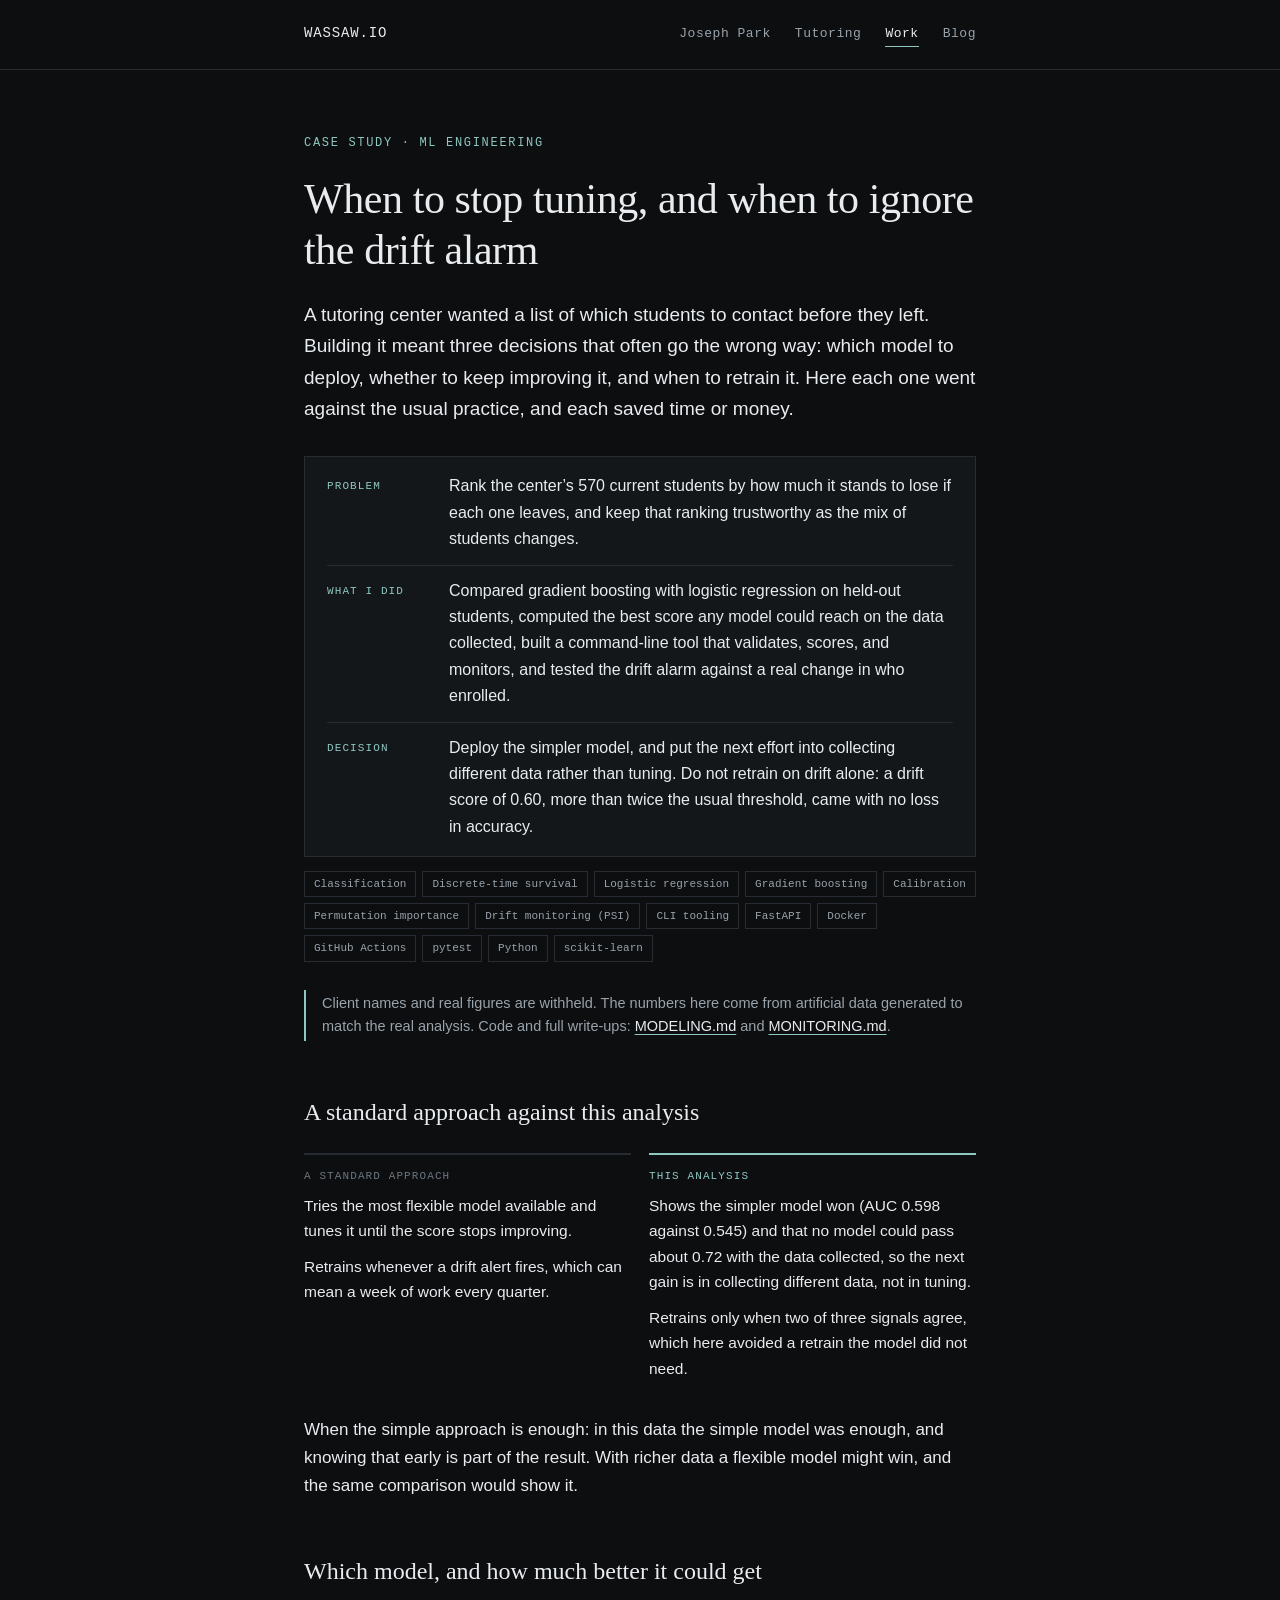
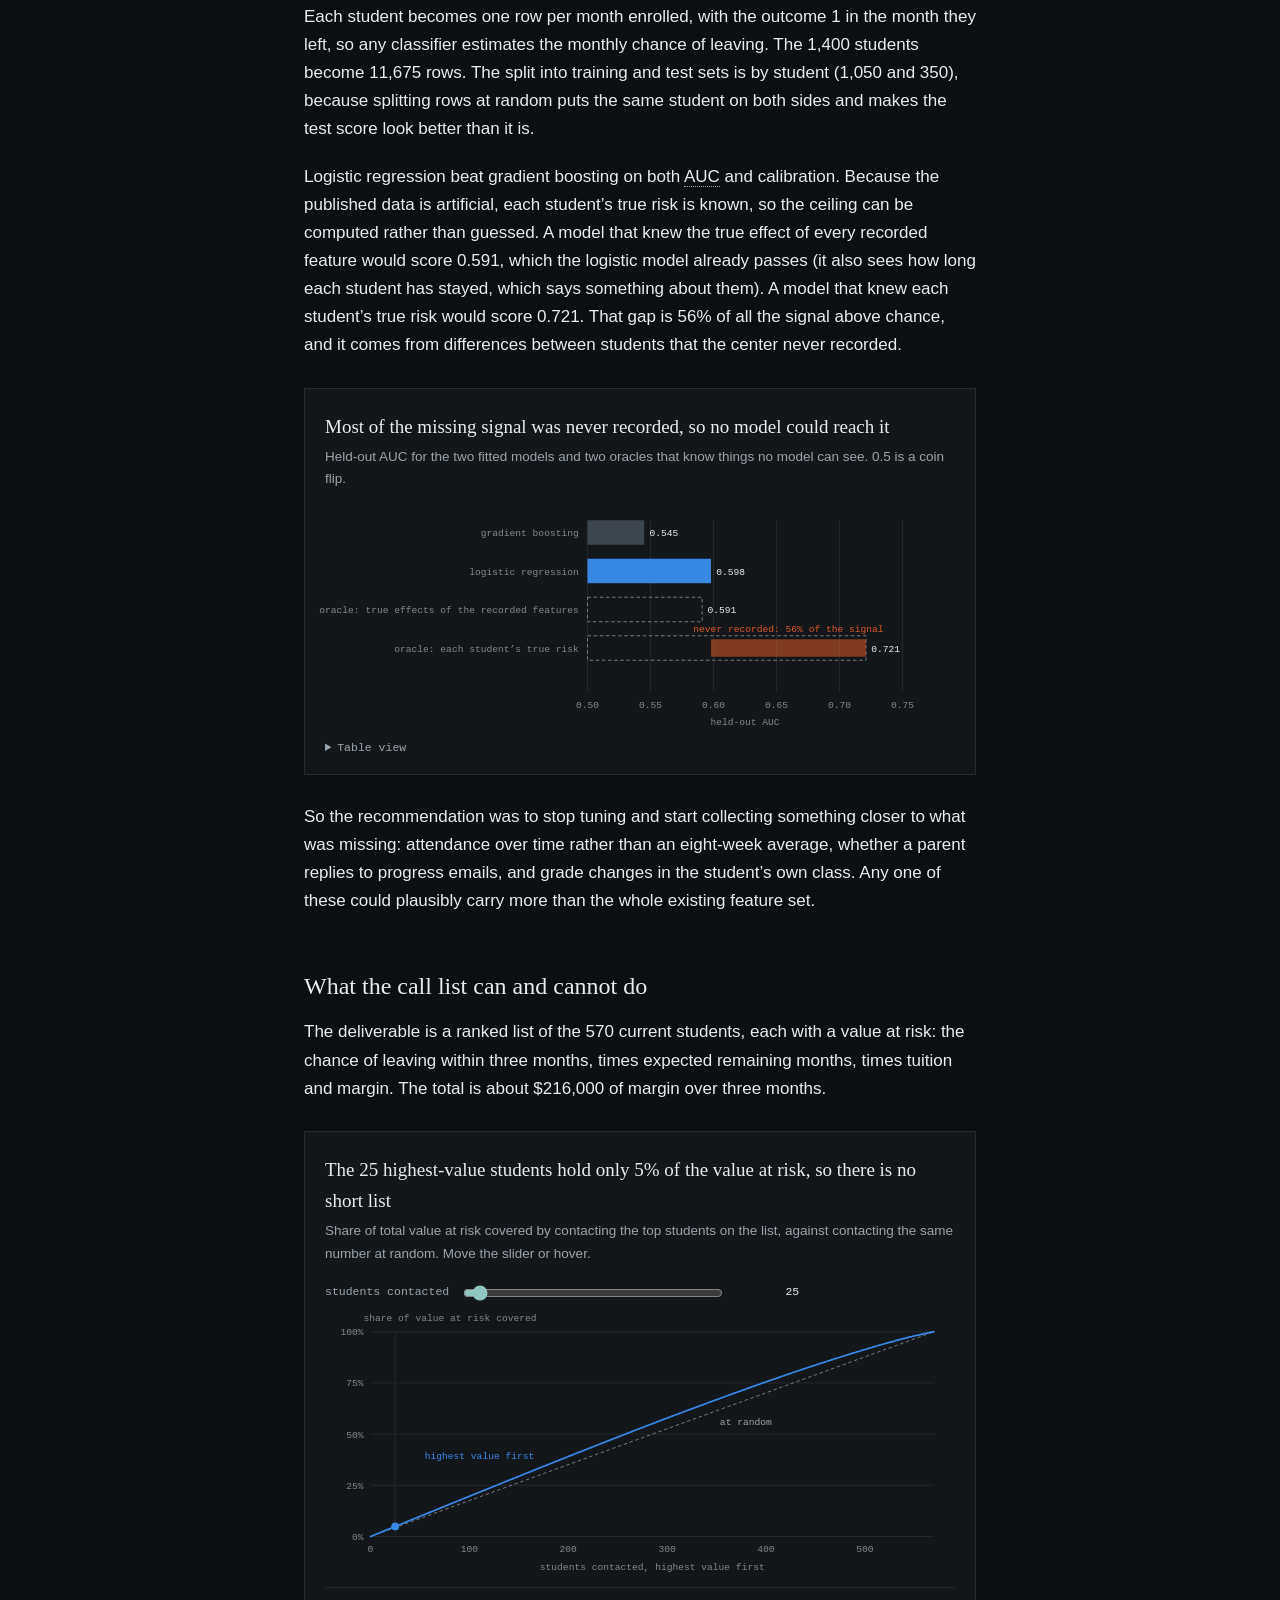
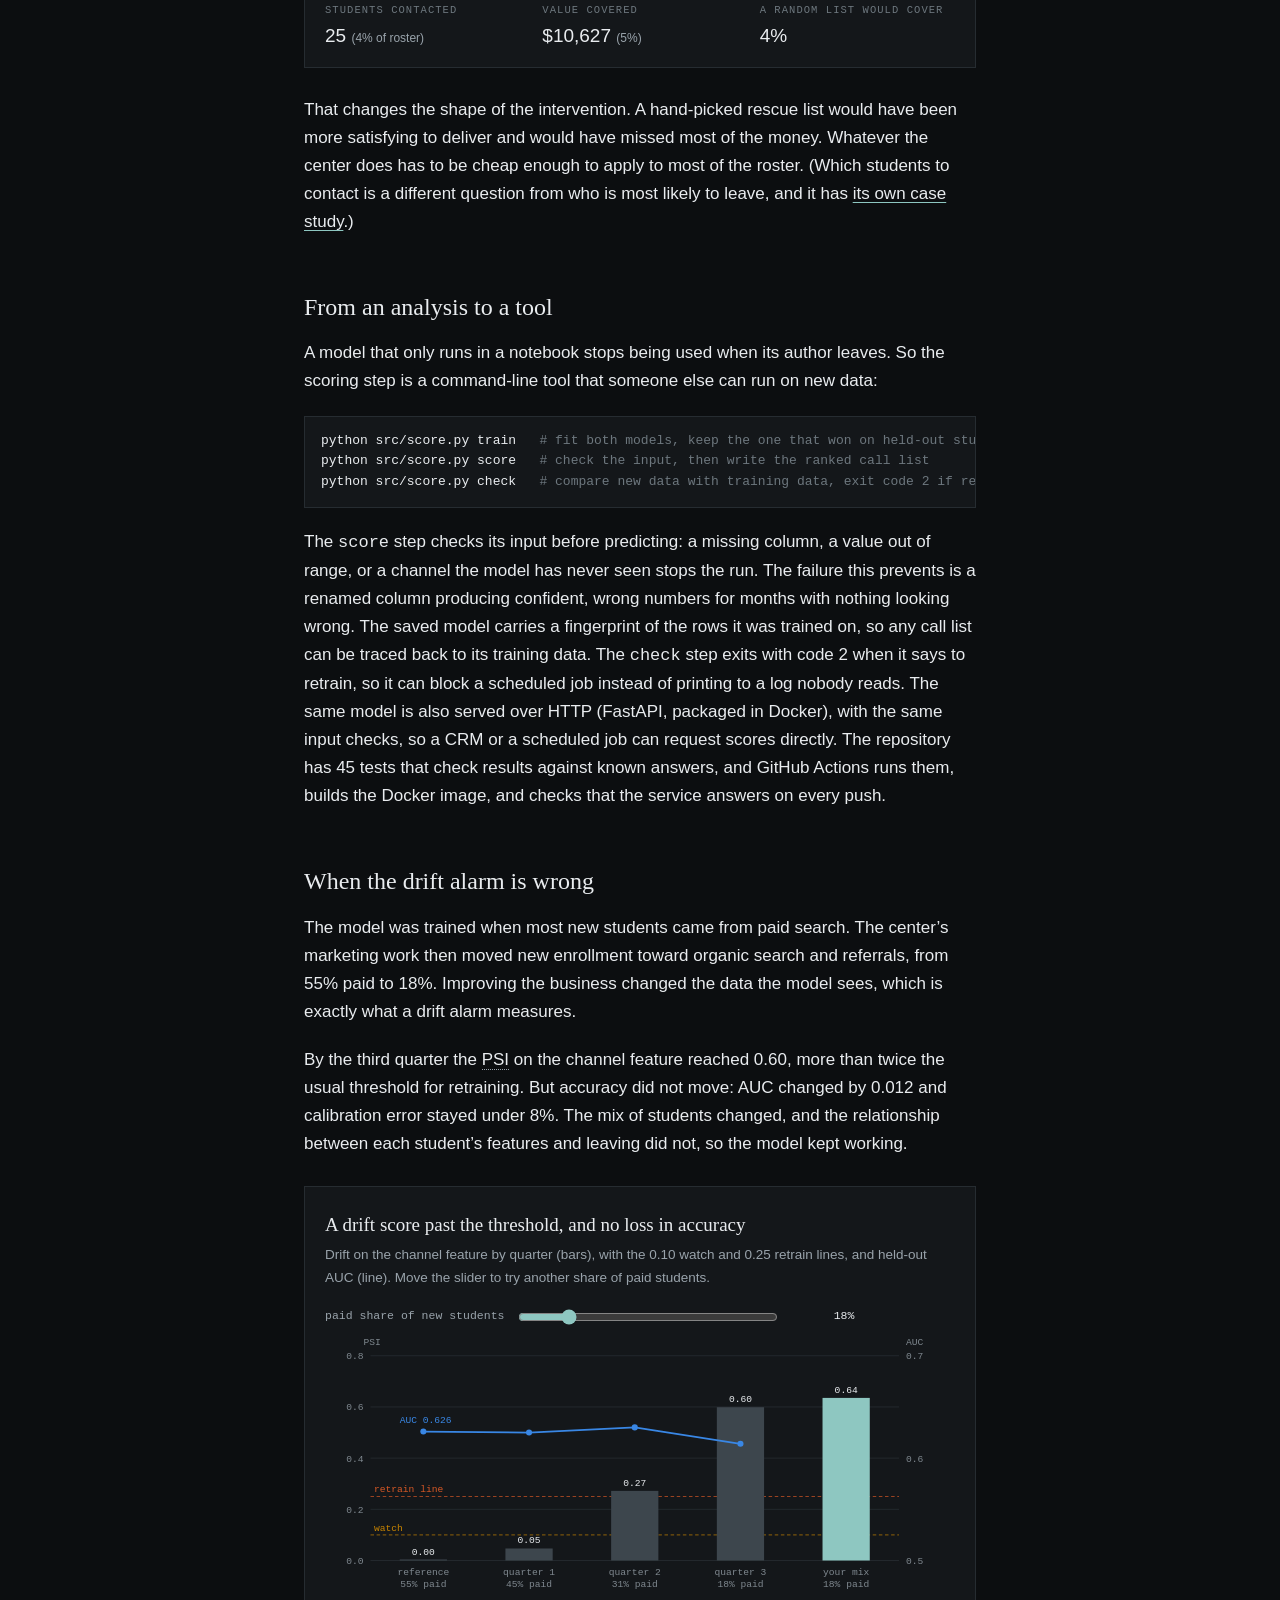
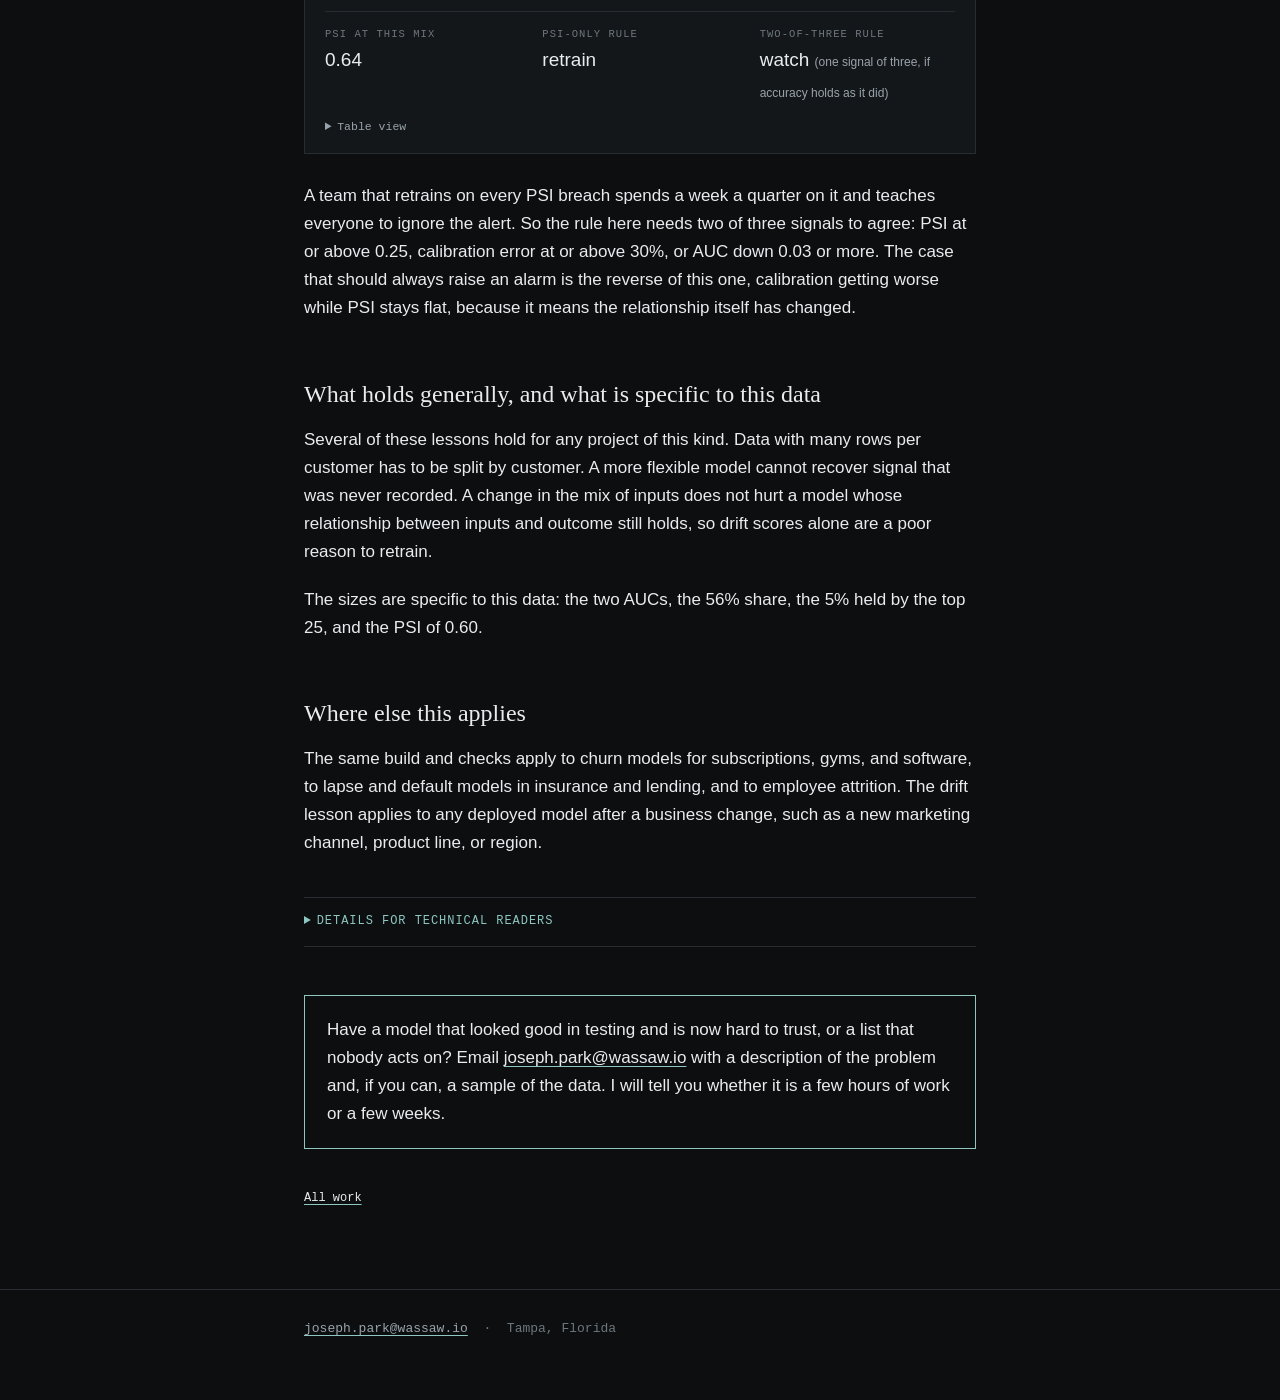
<file: work/ml-lifecycle/index.html>
<!doctype html>
<html lang="en">
<head>
<meta charset="utf-8">
<meta name="viewport" content="width=device-width, initial-scale=1">
<title>Churn model, from choice to monitoring · Joseph Park</title>
<meta name="description" content="An ML engineering case study: model choice with a computed ceiling, a validated scoring tool, and drift monitoring that avoided a retrain the model did not need.">
<meta property="og:type" content="article">
<meta property="og:title" content="When to stop tuning, and when to ignore the drift alarm">
<meta property="og:description" content="A churn model taken from model choice to deployment and monitoring. The simpler model won, the ceiling was computed, and a drift score of 0.60 came with no loss in accuracy.">
<meta property="og:image" content="https://wassaw.io/work/ml-lifecycle/og.png">
<meta property="og:url" content="https://wassaw.io/work/ml-lifecycle/">
<meta name="twitter:card" content="summary_large_image">
<link rel="icon" href="data:image/svg+xml,%3Csvg xmlns='http://www.w3.org/2000/svg' viewBox='0 0 32 32'%3E%3Crect width='32' height='32' fill='%230c0e10'/%3E%3Ctext x='16' y='23' font-size='20' fill='%238ec7c1' text-anchor='middle' font-family='serif'%3E%E2%88%AB%3C/text%3E%3C/svg%3E">
<link rel="stylesheet" href="/style.css">
<link rel="stylesheet" href="/viz.css">
</head>
<body>

<header>
  <div class="wrap">
    <a class="brand" href="/">WASSAW.IO</a>
    <nav>
      <a href="/">Joseph Park</a>
      <a href="/tutoring/">Tutoring</a>
      <a class="here" href="/work/">Work</a>
      <a href="/Blog/">Blog</a>
    </nav>
  </div>
</header>

<main class="wrap">

  <p class="label">Case study · ML engineering</p>
  <h1>When to stop tuning, and when to ignore the drift alarm</h1>

  <p class="lede">A tutoring center wanted a list of which students to contact before they left.  Building it meant three decisions that often go the wrong way: which model to deploy, whether to keep improving it, and when to retrain it.  Here each one went against the usual practice, and each saved time or money.</p>

  <div class="summary">
    <p><span class="k">Problem</span><span class="v">Rank the center’s 570 current students by how much it stands to lose if each one leaves, and keep that ranking trustworthy as the mix of students changes.</span></p>
    <p><span class="k">What I did</span><span class="v">Compared gradient boosting with logistic regression on held-out students, computed the best score any model could reach on the data collected, built a command-line tool that validates, scores, and monitors, and tested the drift alarm against a real change in who enrolled.</span></p>
    <p><span class="k">Decision</span><span class="v">Deploy the simpler model, and put the next effort into collecting different data rather than tuning.  Do not retrain on drift alone: a drift score of 0.60, more than twice the usual threshold, came with no loss in accuracy.</span></p>
  </div>
  <ul class="skills">
    <li>Classification</li><li>Discrete-time survival</li><li>Logistic regression</li><li>Gradient boosting</li><li>Calibration</li><li>Permutation importance</li><li>Drift monitoring (PSI)</li><li>CLI tooling</li><li>FastAPI</li><li>Docker</li><li>GitHub Actions</li><li>pytest</li><li>Python</li><li>scikit-learn</li>
  </ul>

  <p class="notice">Client names and real figures are withheld.  The numbers here come from artificial data generated to match the real analysis.  Code and full write-ups: <a href="https://github.com/Wassaw-io/tutoring-center-analytics/blob/main/MODELING.md">MODELING.md</a> and <a href="https://github.com/Wassaw-io/tutoring-center-analytics/blob/main/MONITORING.md">MONITORING.md</a>.</p>

  <!-- ============================================================= -->
  <h2>A standard approach against this analysis</h2>

  <div class="compare">
    <div>
      <p class="k">A standard approach</p>
      <p>Tries the most flexible model available and tunes it until the score stops improving.</p>
      <p>Retrains whenever a drift alert fires, which can mean a week of work every quarter.</p>
    </div>
    <div class="ours">
      <p class="k">This analysis</p>
      <p>Shows the simpler model won (AUC 0.598 against 0.545) and that no model could pass about 0.72 with the data collected, so the next gain is in collecting different data, not in tuning.</p>
      <p>Retrains only when two of three signals agree, which here avoided a retrain the model did not need.</p>
    </div>
  </div>

  <p>When the simple approach is enough: in this data the simple model was enough, and knowing that early is part of the result.  With richer data a flexible model might win, and the same comparison would show it.</p>

  <!-- ============================================================= -->
  <h2>Which model, and how much better it could get</h2>

  <p>Each student becomes one row per month enrolled, with the outcome 1 in the month they left, so any classifier estimates the monthly chance of leaving.  The 1,400 students become 11,675 rows.  The split into training and test sets is by student (1,050 and 350), because splitting rows at random puts the same student on both sides and makes the test score look better than it is.</p>

  <p>Logistic regression beat gradient boosting on both <dfn tabindex="0" data-def="How well a model ranks people who leave above people who stay. 0.5 is a coin flip and 1.0 is perfect.">AUC</dfn> and calibration.  Because the published data is artificial, each student’s true risk is known, so the ceiling can be computed rather than guessed.  A model that knew the true effect of every recorded feature would score 0.591, which the logistic model already passes (it also sees how long each student has stayed, which says something about them).  A model that knew each student’s true risk would score 0.721.  That gap is 56% of all the signal above chance, and it comes from differences between students that the center never recorded.</p>

  <div class="viz" id="v1">
    <h3>Most of the missing signal was never recorded, so no model could reach it</h3>
    <p class="sub">Held-out AUC for the two fitted models and two oracles that know things no model can see.  0.5 is a coin flip.</p>
    <svg id="v1-svg" viewBox="0 0 720 250" role="img" aria-label="AUC: gradient boosting 0.545, logistic regression 0.598, oracle with true feature effects 0.591, oracle with each student's true risk 0.721."></svg>
    <details class="tablefall">
      <summary>Table view</summary>
      <table class="data" id="v1-table"></table>
    </details>
  </div>

  <p>So the recommendation was to stop tuning and start collecting something closer to what was missing: attendance over time rather than an eight-week average, whether a parent replies to progress emails, and grade changes in the student’s own class.  Any one of these could plausibly carry more than the whole existing feature set.</p>

  <!-- ============================================================= -->
  <h2>What the call list can and cannot do</h2>

  <p>The deliverable is a ranked list of the 570 current students, each with a value at risk: the chance of leaving within three months, times expected remaining months, times tuition and margin.  The total is about $216,000 of margin over three months.</p>

  <div class="viz" id="v2">
    <h3>The 25 highest-value students hold only 5% of the value at risk, so there is no short list</h3>
    <p class="sub">Share of total value at risk covered by contacting the top students on the list, against contacting the same number at random.  Move the slider or hover.</p>
    <div class="slider"><label for="nc">students contacted</label><input type="range" id="nc" min="5" max="570" step="5" value="25"><span class="val" id="nc-v"></span></div>
    <svg id="v2-svg" viewBox="0 0 720 300" role="img" aria-label="Cumulative share of value at risk by number of students contacted. The curve stays close to the random line."></svg>
    <div class="readout" id="v2-out"></div>
  </div>

  <p>That changes the shape of the intervention.  A hand-picked rescue list would have been more satisfying to deliver and would have missed most of the money.  Whatever the center does has to be cheap enough to apply to most of the roster.  (Which students to contact is a different question from who is most likely to leave, and it has <a href="/work/who-to-call/">its own case study</a>.)</p>

  <!-- ============================================================= -->
  <h2>From an analysis to a tool</h2>

  <p>A model that only runs in a notebook stops being used when its author leaves.  So the scoring step is a command-line tool that someone else can run on new data:</p>

<pre class="cmd">python src/score.py train   <span class="c"># fit both models, keep the one that won on held-out students</span>
python src/score.py score   <span class="c"># check the input, then write the ranked call list</span>
python src/score.py check   <span class="c"># compare new data with training data, exit code 2 if retraining is due</span></pre>

  <p>The <code>score</code> step checks its input before predicting: a missing column, a value out of range, or a channel the model has never seen stops the run.  The failure this prevents is a renamed column producing confident, wrong numbers for months with nothing looking wrong.  The saved model carries a fingerprint of the rows it was trained on, so any call list can be traced back to its training data.  The <code>check</code> step exits with code 2 when it says to retrain, so it can block a scheduled job instead of printing to a log nobody reads.  The same model is also served over HTTP (FastAPI, packaged in Docker), with the same input checks, so a CRM or a scheduled job can request scores directly.  The repository has 45 tests that check results against known answers, and GitHub Actions runs them, builds the Docker image, and checks that the service answers on every push.</p>

  <!-- ============================================================= -->
  <h2>When the drift alarm is wrong</h2>

  <p>The model was trained when most new students came from paid search.  The center’s marketing work then moved new enrollment toward organic search and referrals, from 55% paid to 18%.  Improving the business changed the data the model sees, which is exactly what a drift alarm measures.</p>

  <p>By the third quarter the <dfn tabindex="0" data-def="Population stability index: how far a feature’s distribution has moved from what the model was trained on. Above 0.25 is the usual signal to retrain.">PSI</dfn> on the channel feature reached 0.60, more than twice the usual threshold for retraining.  But accuracy did not move: AUC changed by 0.012 and calibration error stayed under 8%.  The mix of students changed, and the relationship between each student’s features and leaving did not, so the model kept working.</p>

  <div class="viz" id="v3">
    <h3>A drift score past the threshold, and no loss in accuracy</h3>
    <p class="sub">Drift on the channel feature by quarter (bars), with the 0.10 watch and 0.25 retrain lines, and held-out AUC (line).  Move the slider to try another share of paid students.</p>
    <div class="slider"><label for="ps">paid share of new students</label><input type="range" id="ps" min="5" max="80" step="1" value="18"><span class="val" id="ps-v"></span></div>
    <svg id="v3-svg" viewBox="0 0 720 300" role="img" aria-label="PSI on the channel feature rises to 0.60 by quarter 3 while AUC stays near 0.62."></svg>
    <div class="readout" id="v3-out"></div>
    <details class="tablefall">
      <summary>Table view</summary>
      <table class="data" id="v3-table"></table>
    </details>
  </div>

  <p>A team that retrains on every PSI breach spends a week a quarter on it and teaches everyone to ignore the alert.  So the rule here needs two of three signals to agree: PSI at or above 0.25, calibration error at or above 30%, or AUC down 0.03 or more.  The case that should always raise an alarm is the reverse of this one, calibration getting worse while PSI stays flat, because it means the relationship itself has changed.</p>

  <!-- ============================================================= -->
  <h2>What holds generally, and what is specific to this data</h2>

  <p>Several of these lessons hold for any project of this kind.  Data with many rows per customer has to be split by customer.  A more flexible model cannot recover signal that was never recorded.  A change in the mix of inputs does not hurt a model whose relationship between inputs and outcome still holds, so drift scores alone are a poor reason to retrain.</p>

  <p>The sizes are specific to this data: the two AUCs, the 56% share, the 5% held by the top 25, and the PSI of 0.60.</p>

  <h2>Where else this applies</h2>

  <p>The same build and checks apply to churn models for subscriptions, gyms, and software, to lapse and default models in insurance and lending, and to employee attrition.  The drift lesson applies to any deployed model after a business change, such as a new marketing channel, product line, or region.</p>

  <!-- ============================================================= -->
  <details class="tech">
    <summary>Details for technical readers</summary>

    <p><strong>Model.</strong>  Discrete-time hazard on the person-month frame, so the classifier estimates</p>
    <p class="math"><i>h</i>(<i>t</i> | <i>x</i>) = Pr(leaves in month <i>t</i> | enrolled at the start of <i>t</i>, <i>x</i>),&nbsp;&nbsp; <i>Ŝ</i>(<i>t</i> | <i>x</i>) = ∏<sub><i>k</i> ≤ <i>t</i></sub> (1 − <i>ĥ</i>(<i>k</i> | <i>x</i>))</p>
    <p>Censoring needs no special handling: a student still enrolled at the cut stops contributing rows.</p>

    <p><strong>Oracles.</strong>  The data was generated with hazard <i>z</i><sub>i</sub> λ exp(β<sup>T</sup><i>x</i><sub>i</sub>), where <i>z</i><sub>i</sub> is a Gamma frailty.  The covariate oracle scores held-out rows with λ exp(β<sup>T</sup><i>x</i>), and the full oracle with <i>z</i><sub>i</sub> λ exp(β<sup>T</sup><i>x</i>).  The unobservable share is (0.721 − 0.598) / (0.721 − 0.5) = 56%.</p>

    <p><strong>Permutation importance</strong> (drop in held-out AUC):</p>
    <table class="data" id="imp-table"></table>

    <p style="margin-top:20px"><strong>Value at risk.</strong>  Pr(leaves within 3 months) × E[remaining months] × tuition × margin.  In this data, sorting on probability alone gives almost the same order (4.7% of value in the top 25 against 4.9%), because expected remaining months vary little among the highest-risk students.  Where remaining value varies more, the two orders separate.</p>

    <p><strong>Drift.</strong>  PSI = Σ (<i>c</i><sub>i</sub> − <i>r</i><sub>i</sub>) ln(<i>c</i><sub>i</sub> / <i>r</i><sub>i</sub>), a symmetrized Kullback-Leibler divergence between binned distributions.  Bin edges come from the reference window and are then frozen, since recomputing them on current data hides the shift being measured.  The slider computes PSI for the binary paid feature directly from the shares, so it differs slightly from the measured values in the table (0.635 against 0.599 at 18%).</p>
  </details>

  <div class="cta">
    <p>Have a model that looked good in testing and is now hard to trust, or a list that nobody acts on?  Email <a href="mailto:joseph.park@wassaw.io">joseph.park@wassaw.io</a> with a description of the problem and, if you can, a sample of the data.  I will tell you whether it is a few hours of work or a few weeks.</p>
  </div>

  <p class="back"><a href="/work/">All work</a></p>

</main>

<footer>
  <div class="wrap">
    <a href="mailto:joseph.park@wassaw.io">joseph.park@wassaw.io</a> &nbsp;·&nbsp; Tampa, Florida
  </div>
</footer>

<script src="/chart.js"></script>
<script>
const D = {"auc":[["gradient boosting",0.545,0.0661],["logistic regression",0.598,0.0642],["oracle: true effects of the recorded features",0.591,null],["oracle: each student\u2019s true risk",0.721,null]],"imp":[["high_school",0.013,0.0054],["first8_attendance",0.0124,0.0076],["month",0.0085,0.0119],["referral",0.0042,0.0017],["walk_in",0.0011,0.0015],["two_sessions",0.0006,0.0124],["paid",-0.0031,0.0048],["assessment_gap",-0.0176,0.0107]],"total":215987,"n":570,"byV":[0,0.002,0.0039,0.0059,0.0079,0.0098,0.0118,0.0138,0.0158,0.0177,0.0197,0.0217,0.0236,0.0256,0.0276,0.0295,0.0315,0.0335,0.0354,0.0374,0.0394,0.0414,0.0433,0.0453,0.0473,0.0492,0.0512,0.0532,0.0551,0.0571,0.0591,0.061,0.063,0.065,0.0669,0.0689,0.0709,0.0729,0.0748,0.0768,0.0788,0.0807,0.0827,0.0847,0.0866,0.0886,0.0906,0.0925,0.0945,0.0965,0.0984,0.1004,0.1024,0.1043,0.1063,0.1083,0.1102,0.1122,0.1142,0.1161,0.1181,0.1201,0.122,0.124,0.1259,0.1279,0.1299,0.1318,0.1338,0.1358,0.1377,0.1397,0.1417,0.1436,0.1456,0.1475,0.1495,0.1515,0.1534,0.1554,0.1573,0.1593,0.1613,0.1632,0.1652,0.1672,0.1691,0.1711,0.173,0.175,0.1769,0.1789,0.1809,0.1828,0.1848,0.1867,0.1887,0.1907,0.1926,0.1946,0.1965,0.1985,0.2004,0.2024,0.2044,0.2063,0.2083,0.2102,0.2122,0.2141,0.2161,0.218,0.22,0.2219,0.2239,0.2259,0.2278,0.2298,0.2317,0.2337,0.2356,0.2376,0.2395,0.2415,0.2434,0.2454,0.2473,0.2493,0.2512,0.2532,0.2551,0.2571,0.259,0.261,0.2629,0.2648,0.2668,0.2687,0.2707,0.2726,0.2746,0.2765,0.2785,0.2804,0.2824,0.2843,0.2862,0.2882,0.2901,0.2921,0.294,0.2959,0.2979,0.2998,0.3018,0.3037,0.3056,0.3076,0.3095,0.3114,0.3134,0.3153,0.3173,0.3192,0.3211,0.3231,0.325,0.3269,0.3289,0.3308,0.3327,0.3347,0.3366,0.3385,0.3405,0.3424,0.3443,0.3463,0.3482,0.3501,0.352,0.354,0.3559,0.3578,0.3597,0.3617,0.3636,0.3655,0.3674,0.3693,0.3713,0.3732,0.3751,0.377,0.3789,0.3809,0.3828,0.3847,0.3866,0.3885,0.3905,0.3924,0.3943,0.3962,0.3981,0.4,0.4019,0.4039,0.4058,0.4077,0.4096,0.4115,0.4134,0.4153,0.4173,0.4192,0.4211,0.423,0.4249,0.4268,0.4287,0.4306,0.4325,0.4344,0.4363,0.4382,0.4401,0.442,0.4439,0.4458,0.4477,0.4496,0.4515,0.4534,0.4553,0.4572,0.4591,0.461,0.4629,0.4648,0.4667,0.4685,0.4704,0.4723,0.4742,0.4761,0.478,0.4799,0.4818,0.4836,0.4855,0.4874,0.4893,0.4912,0.4931,0.4949,0.4968,0.4987,0.5006,0.5024,0.5043,0.5062,0.5081,0.51,0.5118,0.5137,0.5156,0.5174,0.5193,0.5212,0.523,0.5249,0.5268,0.5286,0.5305,0.5324,0.5342,0.5361,0.5379,0.5398,0.5416,0.5435,0.5453,0.5472,0.549,0.5509,0.5527,0.5545,0.5564,0.5582,0.5601,0.5619,0.5637,0.5656,0.5674,0.5692,0.5711,0.5729,0.5747,0.5766,0.5784,0.5802,0.5821,0.5839,0.5857,0.5875,0.5894,0.5912,0.593,0.5948,0.5966,0.5984,0.6002,0.602,0.6038,0.6057,0.6075,0.6093,0.6111,0.6129,0.6147,0.6165,0.6183,0.6201,0.6219,0.6237,0.6255,0.6273,0.6291,0.6309,0.6327,0.6345,0.6362,0.638,0.6398,0.6416,0.6434,0.6452,0.647,0.6488,0.6505,0.6523,0.6541,0.6559,0.6577,0.6594,0.6612,0.663,0.6648,0.6665,0.6683,0.6701,0.6718,0.6736,0.6754,0.6771,0.6789,0.6807,0.6824,0.6842,0.6859,0.6877,0.6894,0.6912,0.6929,0.6947,0.6964,0.6982,0.6999,0.7017,0.7034,0.7052,0.7069,0.7086,0.7104,0.7121,0.7138,0.7156,0.7173,0.719,0.7207,0.7225,0.7242,0.7259,0.7276,0.7293,0.7311,0.7328,0.7345,0.7362,0.7379,0.7396,0.7413,0.743,0.7447,0.7464,0.7482,0.7499,0.7516,0.7533,0.755,0.7567,0.7584,0.7601,0.7618,0.7635,0.7651,0.7668,0.7685,0.7702,0.7718,0.7735,0.7752,0.7769,0.7785,0.7802,0.7819,0.7836,0.7852,0.7869,0.7886,0.7902,0.7919,0.7935,0.7952,0.7969,0.7985,0.8002,0.8018,0.8035,0.8051,0.8067,0.8084,0.81,0.8117,0.8133,0.8149,0.8165,0.8182,0.8198,0.8214,0.823,0.8246,0.8262,0.8278,0.8294,0.831,0.8326,0.8342,0.8358,0.8373,0.8389,0.8405,0.8421,0.8436,0.8452,0.8468,0.8483,0.8499,0.8515,0.853,0.8546,0.8561,0.8577,0.8592,0.8608,0.8623,0.8639,0.8654,0.8669,0.8684,0.87,0.8715,0.873,0.8745,0.8761,0.8776,0.8791,0.8806,0.8821,0.8836,0.8851,0.8866,0.8881,0.8896,0.8911,0.8926,0.8941,0.8956,0.897,0.8985,0.9,0.9015,0.9029,0.9044,0.9058,0.9073,0.9088,0.9102,0.9117,0.9131,0.9146,0.916,0.9174,0.9189,0.9203,0.9218,0.9232,0.9246,0.9261,0.9275,0.9289,0.9304,0.9318,0.9332,0.9346,0.936,0.9374,0.9388,0.9402,0.9416,0.9429,0.9443,0.9457,0.947,0.9484,0.9497,0.951,0.9523,0.9536,0.9549,0.9562,0.9575,0.9588,0.96,0.9612,0.9625,0.9637,0.9649,0.9662,0.9674,0.9686,0.9698,0.971,0.9722,0.9734,0.9746,0.9758,0.977,0.9782,0.9793,0.9805,0.9816,0.9828,0.9839,0.985,0.9861,0.9872,0.9884,0.9894,0.9905,0.9915,0.9925,0.9935,0.9945,0.9955,0.9965,0.9974,0.9983,0.9991,1.0],"byP":[0,0.0018,0.0036,0.0055,0.0074,0.0092,0.0111,0.013,0.0149,0.0168,0.0187,0.0206,0.0225,0.0244,0.0263,0.0283,0.0302,0.0321,0.034,0.0359,0.0378,0.0398,0.0417,0.0436,0.0455,0.0474,0.0494,0.0513,0.0532,0.0552,0.0571,0.059,0.061,0.0629,0.0649,0.0668,0.0688,0.0707,0.0727,0.0746,0.0766,0.0785,0.0805,0.0824,0.0844,0.0863,0.0883,0.0902,0.0922,0.0942,0.0961,0.0981,0.1,0.102,0.104,0.1059,0.1079,0.1098,0.1118,0.1138,0.1157,0.1177,0.1197,0.1216,0.1236,0.1255,0.1275,0.1295,0.1314,0.1334,0.1354,0.1373,0.1393,0.1413,0.1432,0.1452,0.1472,0.1492,0.1511,0.1531,0.1551,0.157,0.159,0.161,0.1629,0.1649,0.1669,0.1688,0.1708,0.1728,0.1747,0.1767,0.1787,0.1807,0.1826,0.1846,0.1866,0.1885,0.1905,0.1925,0.1944,0.1964,0.1984,0.2003,0.2023,0.2043,0.2063,0.2082,0.2102,0.2122,0.2141,0.2161,0.2181,0.22,0.222,0.224,0.2259,0.2279,0.2299,0.2318,0.2338,0.2358,0.2377,0.2397,0.2417,0.2436,0.2456,0.2476,0.2495,0.2515,0.2535,0.2554,0.2574,0.2593,0.2613,0.2633,0.2652,0.2672,0.2691,0.2711,0.2731,0.275,0.277,0.2789,0.2809,0.2829,0.2848,0.2868,0.2887,0.2907,0.2926,0.2946,0.2965,0.2985,0.3005,0.3024,0.3044,0.3063,0.3083,0.3102,0.3122,0.3141,0.3161,0.318,0.32,0.3219,0.3239,0.3258,0.3278,0.3297,0.3317,0.3336,0.3356,0.3375,0.3394,0.3414,0.3433,0.3453,0.3472,0.3492,0.3511,0.353,0.355,0.3569,0.3589,0.3608,0.3627,0.3647,0.3666,0.3686,0.3705,0.3724,0.3744,0.3763,0.3782,0.3802,0.3821,0.384,0.386,0.3879,0.3898,0.3918,0.3937,0.3956,0.3975,0.3995,0.4014,0.4033,0.4052,0.4072,0.4091,0.411,0.4129,0.4149,0.4168,0.4187,0.4206,0.4225,0.4245,0.4264,0.4283,0.4302,0.4321,0.434,0.4359,0.4379,0.4398,0.4417,0.4436,0.4455,0.4474,0.4493,0.4512,0.4531,0.455,0.4569,0.4588,0.4607,0.4626,0.4645,0.4664,0.4683,0.4702,0.4721,0.474,0.4759,0.4778,0.4797,0.4816,0.4834,0.4853,0.4872,0.4891,0.491,0.4929,0.4948,0.4966,0.4985,0.5004,0.5023,0.5042,0.506,0.5079,0.5098,0.5117,0.5136,0.5154,0.5173,0.5192,0.5211,0.5229,0.5248,0.5267,0.5285,0.5304,0.5323,0.5341,0.536,0.5378,0.5397,0.5416,0.5434,0.5453,0.5471,0.549,0.5508,0.5527,0.5545,0.5563,0.5582,0.56,0.5619,0.5637,0.5655,0.5674,0.5692,0.571,0.5729,0.5747,0.5765,0.5784,0.5802,0.582,0.5839,0.5857,0.5875,0.5893,0.5912,0.593,0.5948,0.5966,0.5984,0.6002,0.602,0.6038,0.6057,0.6075,0.6093,0.6111,0.6129,0.6147,0.6165,0.6183,0.6201,0.6219,0.6237,0.6255,0.6273,0.6291,0.6309,0.6327,0.6345,0.6362,0.638,0.6398,0.6416,0.6434,0.6452,0.647,0.6488,0.6505,0.6523,0.6541,0.6559,0.6577,0.6594,0.6612,0.663,0.6648,0.6665,0.6683,0.6701,0.6718,0.6736,0.6754,0.6771,0.6789,0.6807,0.6824,0.6842,0.6859,0.6877,0.6894,0.6912,0.6929,0.6947,0.6964,0.6982,0.6999,0.7017,0.7034,0.7052,0.7069,0.7086,0.7104,0.7121,0.7138,0.7156,0.7173,0.719,0.7207,0.7225,0.7242,0.7259,0.7276,0.7293,0.7311,0.7328,0.7345,0.7362,0.7379,0.7396,0.7413,0.743,0.7447,0.7464,0.7482,0.7499,0.7516,0.7533,0.755,0.7567,0.7584,0.7601,0.7618,0.7635,0.7651,0.7668,0.7685,0.7702,0.7718,0.7735,0.7752,0.7769,0.7785,0.7802,0.7819,0.7836,0.7852,0.7869,0.7886,0.7902,0.7919,0.7935,0.7952,0.7969,0.7985,0.8002,0.8018,0.8035,0.8051,0.8067,0.8084,0.81,0.8117,0.8133,0.8149,0.8165,0.8182,0.8198,0.8214,0.823,0.8246,0.8262,0.8278,0.8294,0.831,0.8326,0.8342,0.8358,0.8373,0.8389,0.8405,0.8421,0.8436,0.8452,0.8468,0.8483,0.8499,0.8515,0.853,0.8546,0.8561,0.8577,0.8592,0.8608,0.8623,0.8639,0.8654,0.8669,0.8684,0.87,0.8715,0.873,0.8745,0.8761,0.8776,0.8791,0.8806,0.8821,0.8836,0.8851,0.8866,0.8881,0.8896,0.8911,0.8926,0.8941,0.8956,0.897,0.8985,0.9,0.9015,0.9029,0.9044,0.9058,0.9073,0.9088,0.9102,0.9117,0.9131,0.9146,0.916,0.9174,0.9189,0.9203,0.9218,0.9232,0.9246,0.9261,0.9275,0.9289,0.9304,0.9318,0.9332,0.9346,0.936,0.9374,0.9388,0.9402,0.9416,0.9429,0.9443,0.9457,0.947,0.9484,0.9497,0.951,0.9523,0.9536,0.9549,0.9562,0.9575,0.9588,0.96,0.9612,0.9625,0.9637,0.9649,0.9662,0.9674,0.9686,0.9698,0.971,0.9722,0.9734,0.9746,0.9758,0.977,0.9782,0.9793,0.9805,0.9816,0.9828,0.9839,0.985,0.9861,0.9872,0.9884,0.9894,0.9905,0.9915,0.9925,0.9935,0.9945,0.9955,0.9965,0.9974,0.9983,0.9991,1.0],"mon":[["reference",0.55,0,0,0.0,0.626,"reference"],["quarter 1",0.45,0.047,0.037,0.076,0.625,"healthy"],["quarter 2",0.31,0.272,0.022,0.031,0.63,"watch"],["quarter 3",0.18,0.599,0.031,0.047,0.614,"watch"]]};
const $ = id => document.getElementById(id);

/* ---------- v1: AUC and the ceiling ---------- */
(() => {
  const svg = $("v1-svg"), W = 720, H = 250, m = { l: 300, r: 60, t: 14, b: 40 };
  const x = V.scale(0.5, 0.75, m.l, W - m.r), bh = 28, gap = 16;
  const rows = D.auc, logit = rows[1][1], full = rows[3][1];
  [0.5, 0.55, 0.6, 0.65, 0.7, 0.75].forEach(v => {
    svg.appendChild(V.el("line", { class: "gridline", x1: x(v), x2: x(v), y1: m.t, y2: H - m.b }));
    svg.appendChild(V.el("text", { class: "axis-text", x: x(v), y: H - m.b + 18, "text-anchor": "middle" }, v.toFixed(2)));
  });
  rows.forEach((r, i) => {
    const yy = m.t + i * (bh + gap), oracle = i > 1;
    svg.appendChild(V.el("text", { class: "axis-text", x: m.l - 10, y: yy + bh / 2 + 4, "text-anchor": "end" }, r[0]));
    svg.appendChild(V.el("rect", { x: x(0.5), y: yy, width: x(r[1]) - x(0.5), height: bh,
      fill: i === 1 ? "var(--s1)" : oracle ? "none" : "#3d464d", stroke: oracle ? "#7f888f" : "none", "stroke-dasharray": oracle ? "4 3" : "" }));
    svg.appendChild(V.el("text", { class: "mark-label", x: x(r[1]) + 6, y: yy + bh / 2 + 4, fill: "#e9ecef" }, r[1].toFixed(3)));
  });
  // The unobservable gap, drawn on the full-oracle row.
  const yy = m.t + 3 * (bh + gap);
  svg.appendChild(V.el("rect", { x: x(logit), y: yy + 4, width: x(full) - x(logit), height: bh - 8, fill: "#d95926", opacity: 0.55 }));
  svg.appendChild(V.el("text", { class: "mark-label", x: (x(logit) + x(full)) / 2, y: yy - 4, "text-anchor": "middle", fill: "#d95926" },
    "never recorded: " + V.pct((full - logit) / (full - 0.5)) + " of the signal"));
  svg.appendChild(V.el("text", { class: "axis-text", x: (m.l + W - m.r) / 2, y: H - 2, "text-anchor": "middle" }, "held-out AUC"));
  V.table($("v1-table"), ["Scorer", "AUC", "Brier score"], rows.map(r => [r[0], r[1].toFixed(3), r[2] == null ? "n/a" : r[2].toFixed(4)]));
  V.table($("imp-table"), ["Feature", "Drop in AUC", "SD"], D.imp.map(r => [r[0], r[1].toFixed(4), r[2].toFixed(4)]));
})();

/* ---------- v2: coverage of value at risk ---------- */
(() => {
  const svg = $("v2-svg"), W = 720, H = 300, m = { l: 52, r: 24, t: 26, b: 40 }, n = D.n;
  const x = V.scale(0, n, m.l, W - m.r), y = V.scale(0, 1, H - m.b, m.t);
  let hov = null;
  function draw() {
    const N = hov ?? +$("nc").value;
    $("nc-v").textContent = N;
    V.frame(svg, { W, H, m, x, y, yt: [0, 0.25, 0.5, 0.75, 1], yfmt: v => V.pct(v),
      xt: [0, 100, 200, 300, 400, 500].map(v => ({ v, label: v })), xlab: "students contacted, highest value first",
      ylab: "share of value at risk covered" });
    svg.appendChild(V.el("line", { x1: x(0), y1: y(0), x2: x(n), y2: y(1), stroke: "#7f888f", "stroke-dasharray": "4 3" }));
    svg.appendChild(V.el("text", { class: "mark-label", x: x(n * 0.62), y: y(0.62) + 18, fill: "#99a3ab" }, "at random"));
    svg.appendChild(V.el("path", { class: "series", d: V.line(D.byV.map((v, i) => [i, v]), x, y), stroke: "var(--s1)" }));
    svg.appendChild(V.el("text", { class: "mark-label", x: x(n * 0.3) - 6, y: y(D.byV[Math.round(n * 0.3)]) - 10, "text-anchor": "end", fill: "var(--s1)" }, "highest value first"));
    svg.appendChild(V.el("line", { class: "axis", x1: x(N), x2: x(N), y1: m.t, y2: H - m.b, stroke: "#4a545b" }));
    svg.appendChild(V.el("circle", { cx: x(N), cy: y(D.byV[N]), r: 4.5, fill: "var(--s1)" }));
    V.readout($("v2-out"), [
      ["Students contacted", N + " <small>(" + V.pct(N / n) + " of roster)</small>"],
      ["Value covered", V.usd(D.byV[N] * D.total) + " <small>(" + V.pct(D.byV[N]) + ")</small>"],
      ["A random list would cover", V.pct(N / n)]
    ]);
  }
  V.hover(svg, W, px => { hov = px === null ? null : Math.max(1, Math.min(n, Math.round(x.inv(px)))); draw(); });
  $("nc").addEventListener("input", draw);
  draw();
})();

/* ---------- v3: drift against accuracy ---------- */
(() => {
  const svg = $("v3-svg"), W = 720, H = 300, m = { l: 52, r: 64, t: 26, b: 40 };
  const rows = D.mon, R0 = rows[0][1];
  const psi2 = c => (c - R0) * Math.log(c / R0) + ((1 - c) - (1 - R0)) * Math.log((1 - c) / (1 - R0));
  const cols = rows.length + 1, x = i => m.l + (i + 0.5) * (W - m.l - m.r) / cols, bw = 54;
  const y = V.scale(0, 0.8, H - m.b, m.t), ya = V.scale(0.5, 0.7, H - m.b, m.t);
  function draw() {
    const c = +$("ps").value / 100, p = psi2(c);
    $("ps-v").textContent = V.pct(c);
    V.frame(svg, { W, H, m, x: v => v, y, yt: [0, 0.2, 0.4, 0.6, 0.8], yfmt: v => v.toFixed(1), ylab: "PSI" });
    svg.appendChild(V.el("text", { class: "axis-text", x: W - m.r + 8, y: m.t - 12 }, "AUC"));
    [0.5, 0.6, 0.7].forEach(v => svg.appendChild(V.el("text", { class: "axis-text", x: W - m.r + 8, y: ya(v) + 4 }, v.toFixed(1))));
    [[0.1, "watch"], [0.25, "retrain line"]].forEach(([v, t]) => {
      svg.appendChild(V.el("line", { x1: m.l, x2: W - m.r, y1: y(v), y2: y(v), stroke: v > 0.2 ? "#d95926" : "#c98500", "stroke-dasharray": "4 3", opacity: 0.8 }));
      svg.appendChild(V.el("text", { class: "mark-label", x: m.l + 4, y: y(v) - 5, fill: v > 0.2 ? "#d95926" : "#c98500" }, t));
    });
    const bars = rows.map(r => [r[0], r[1], r[2], r[5]]).concat([["your mix", c, p, null]]);
    bars.forEach((b, i) => {
      svg.appendChild(V.el("rect", { x: x(i) - bw / 2, y: y(Math.max(b[2], 0.004)), width: bw, height: y(0) - y(Math.max(b[2], 0.004)),
        fill: i === rows.length ? "#8ec7c1" : "#3d464d" }));
      svg.appendChild(V.el("text", { class: "mark-label", x: x(i), y: y(b[2]) - 6, "text-anchor": "middle", fill: "#e9ecef" }, b[2].toFixed(2)));
      svg.appendChild(V.el("text", { class: "axis-text", x: x(i), y: H - m.b + 16, "text-anchor": "middle" }, b[0]));
      svg.appendChild(V.el("text", { class: "axis-text", x: x(i), y: H - m.b + 30, "text-anchor": "middle" }, V.pct(b[1]) + " paid"));
    });
    const ap = rows.map((r, i) => [i, r[5]]);
    svg.appendChild(V.el("path", { class: "series", d: ap.map((q, i) => (i ? "L" : "M") + x(q[0]) + "," + ya(q[1])).join(" "), stroke: "var(--s1)" }));
    ap.forEach(q => svg.appendChild(V.el("circle", { cx: x(q[0]), cy: ya(q[1]), r: 3.5, fill: "var(--s1)" })));
    svg.appendChild(V.el("text", { class: "mark-label", x: x(0) - bw / 2, y: ya(rows[0][5]) - 10, fill: "var(--s1)" }, "AUC " + rows[0][5].toFixed(3)));
    V.readout($("v3-out"), [
      ["PSI at this mix", p.toFixed(2)],
      ["PSI-only rule", p >= 0.25 ? "retrain" : p >= 0.1 ? "watch" : "no action"],
      ["Two-of-three rule", p >= 0.25 ? "watch <small>(one signal of three, if accuracy holds as it did)</small>" : "healthy"]
    ]);
  }
  V.table($("v3-table"), ["Cohort", "Paid share", "PSI, channel", "PSI, worst other", "Calibration error", "AUC", "Verdict"],
    rows.map(r => [r[0], V.pct(r[1]), r[2].toFixed(3), r[3].toFixed(3), V.pct(r[4], 1), r[5].toFixed(3), r[6]]));
  $("ps").addEventListener("input", draw);
  draw();
})();
</script>
</body>
</html>
</file>
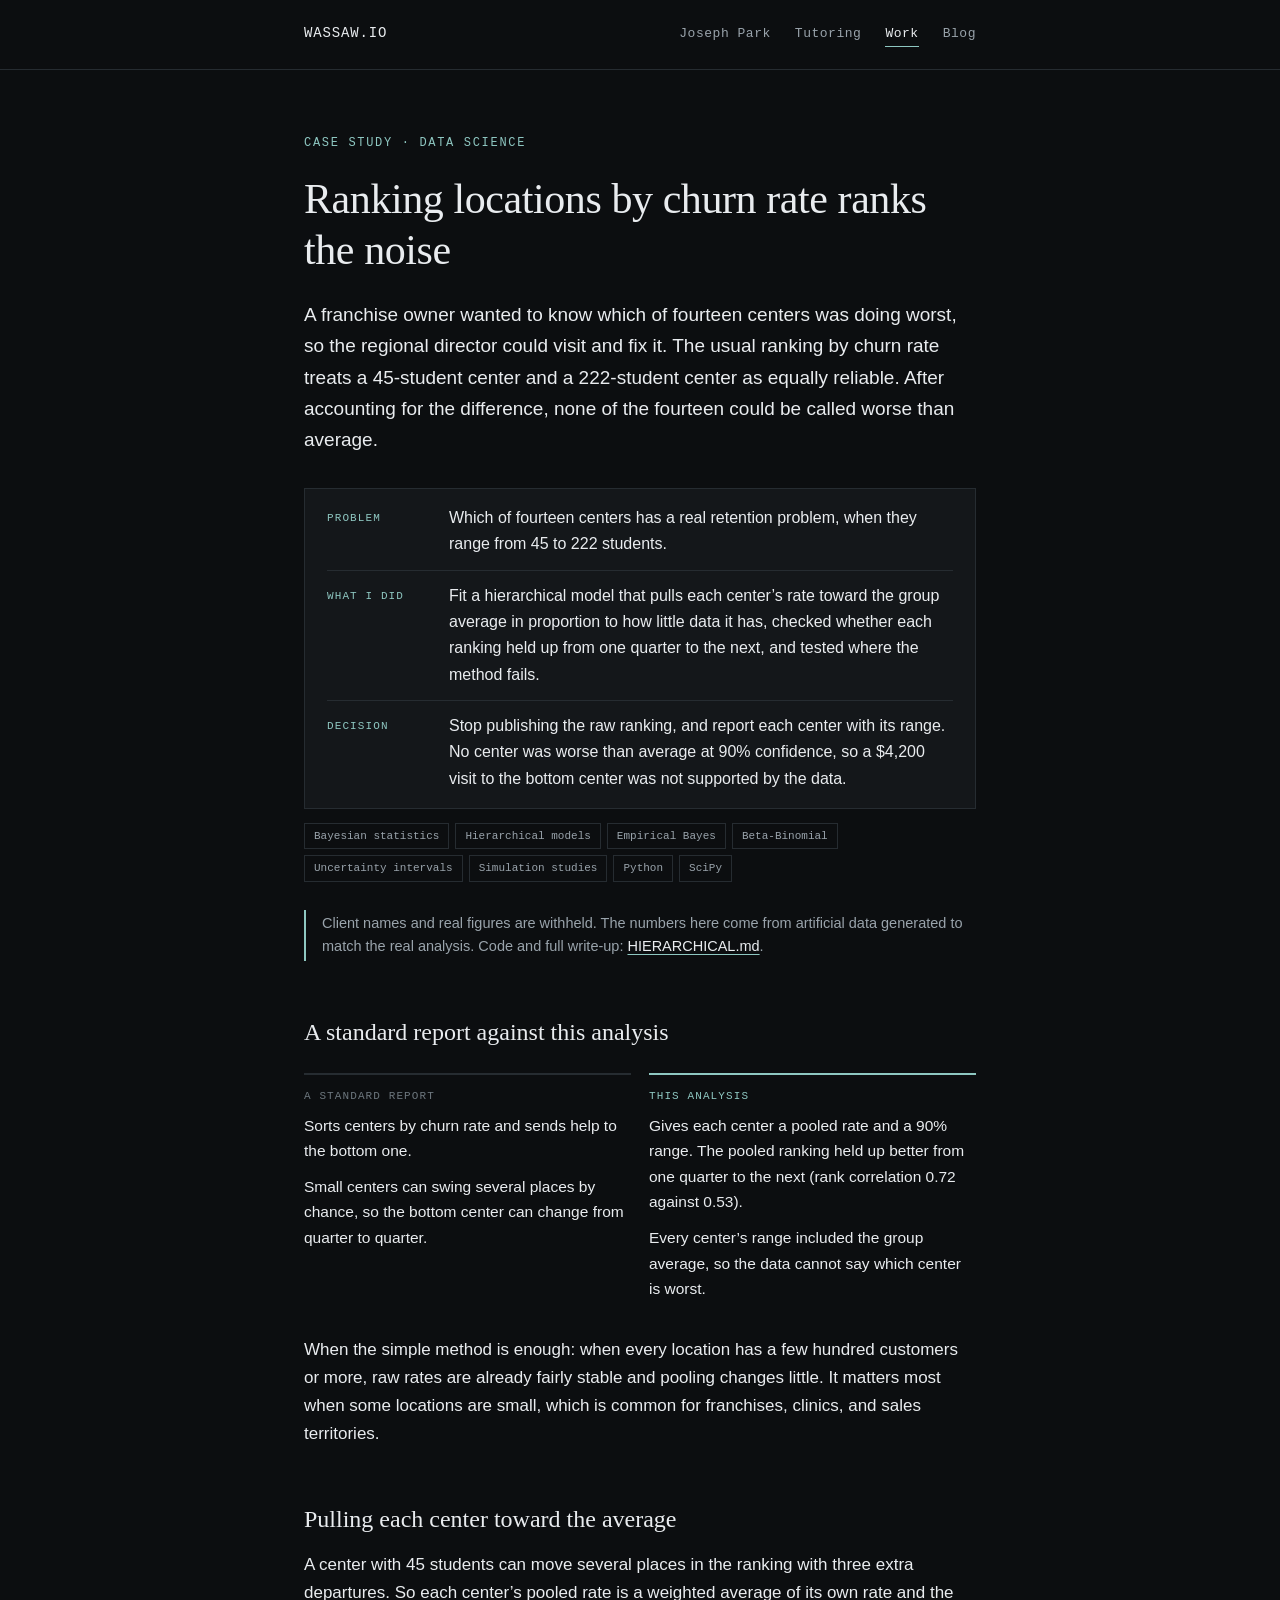
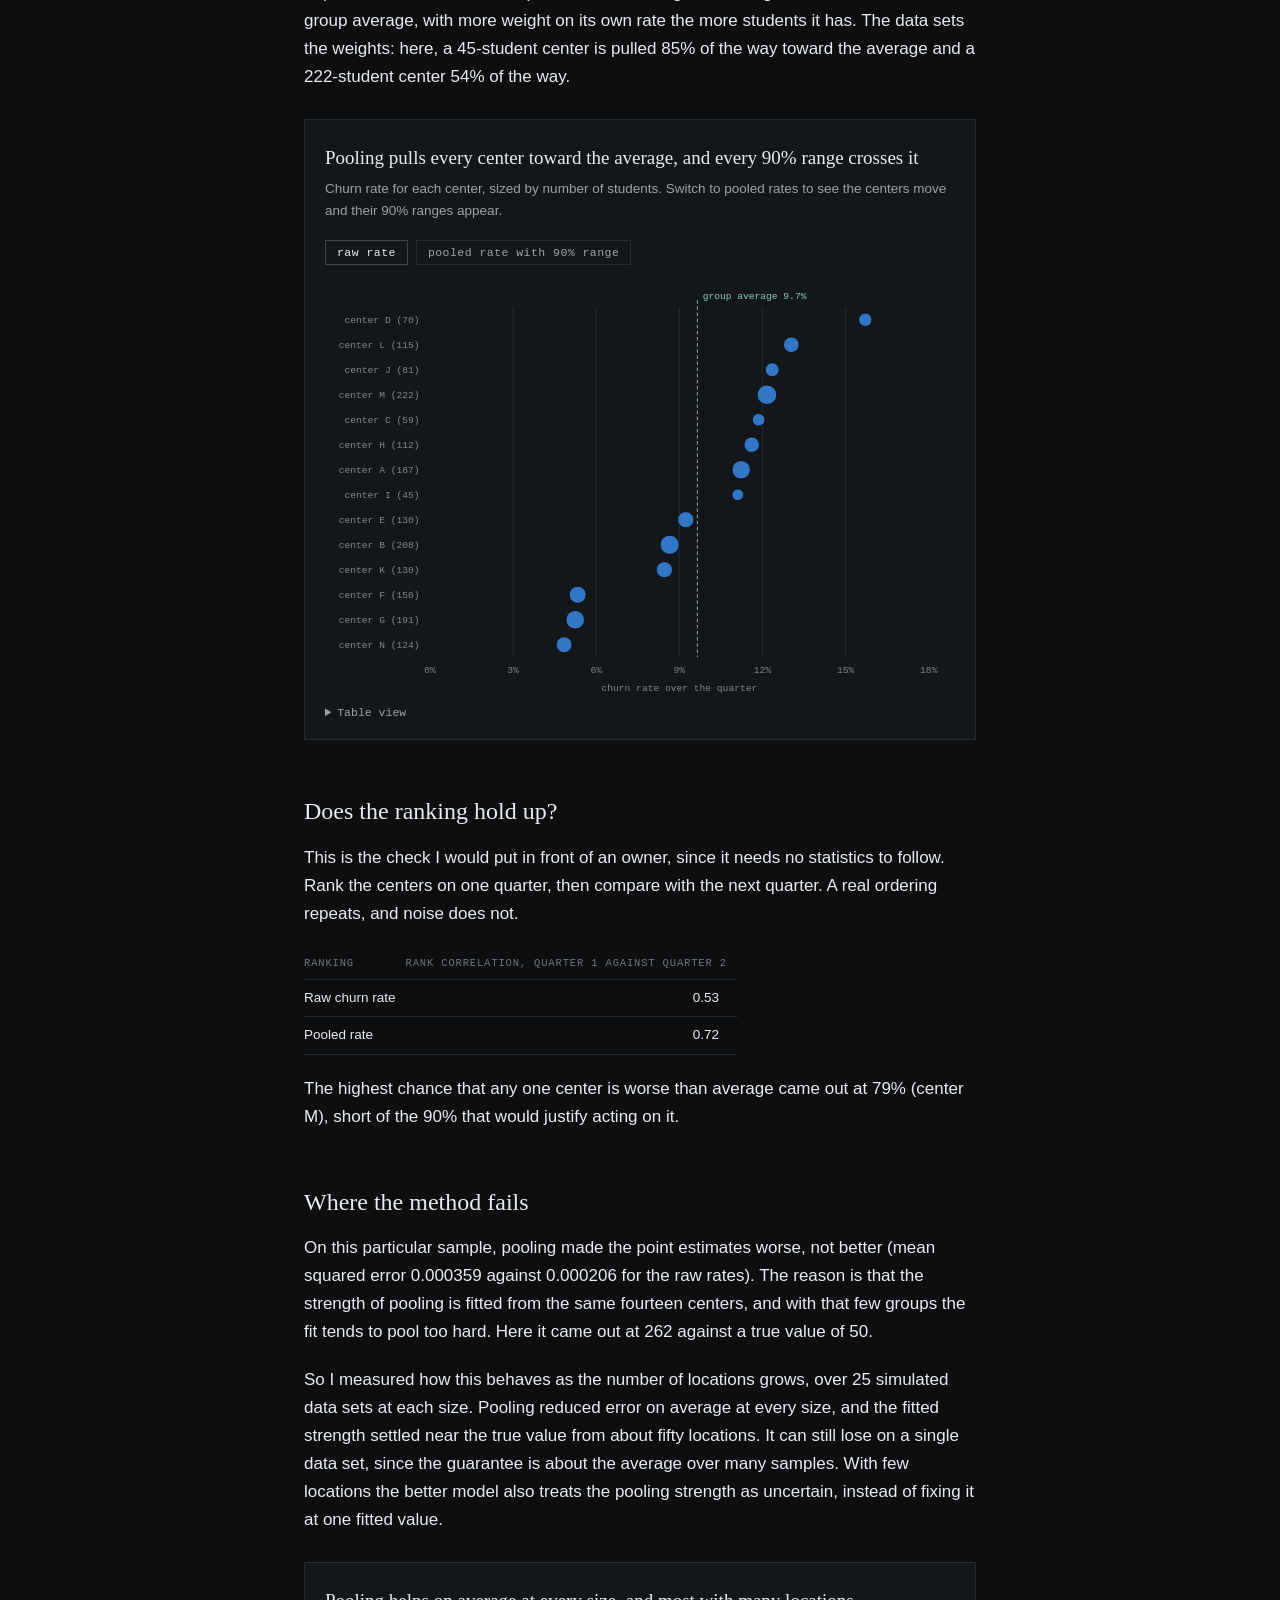
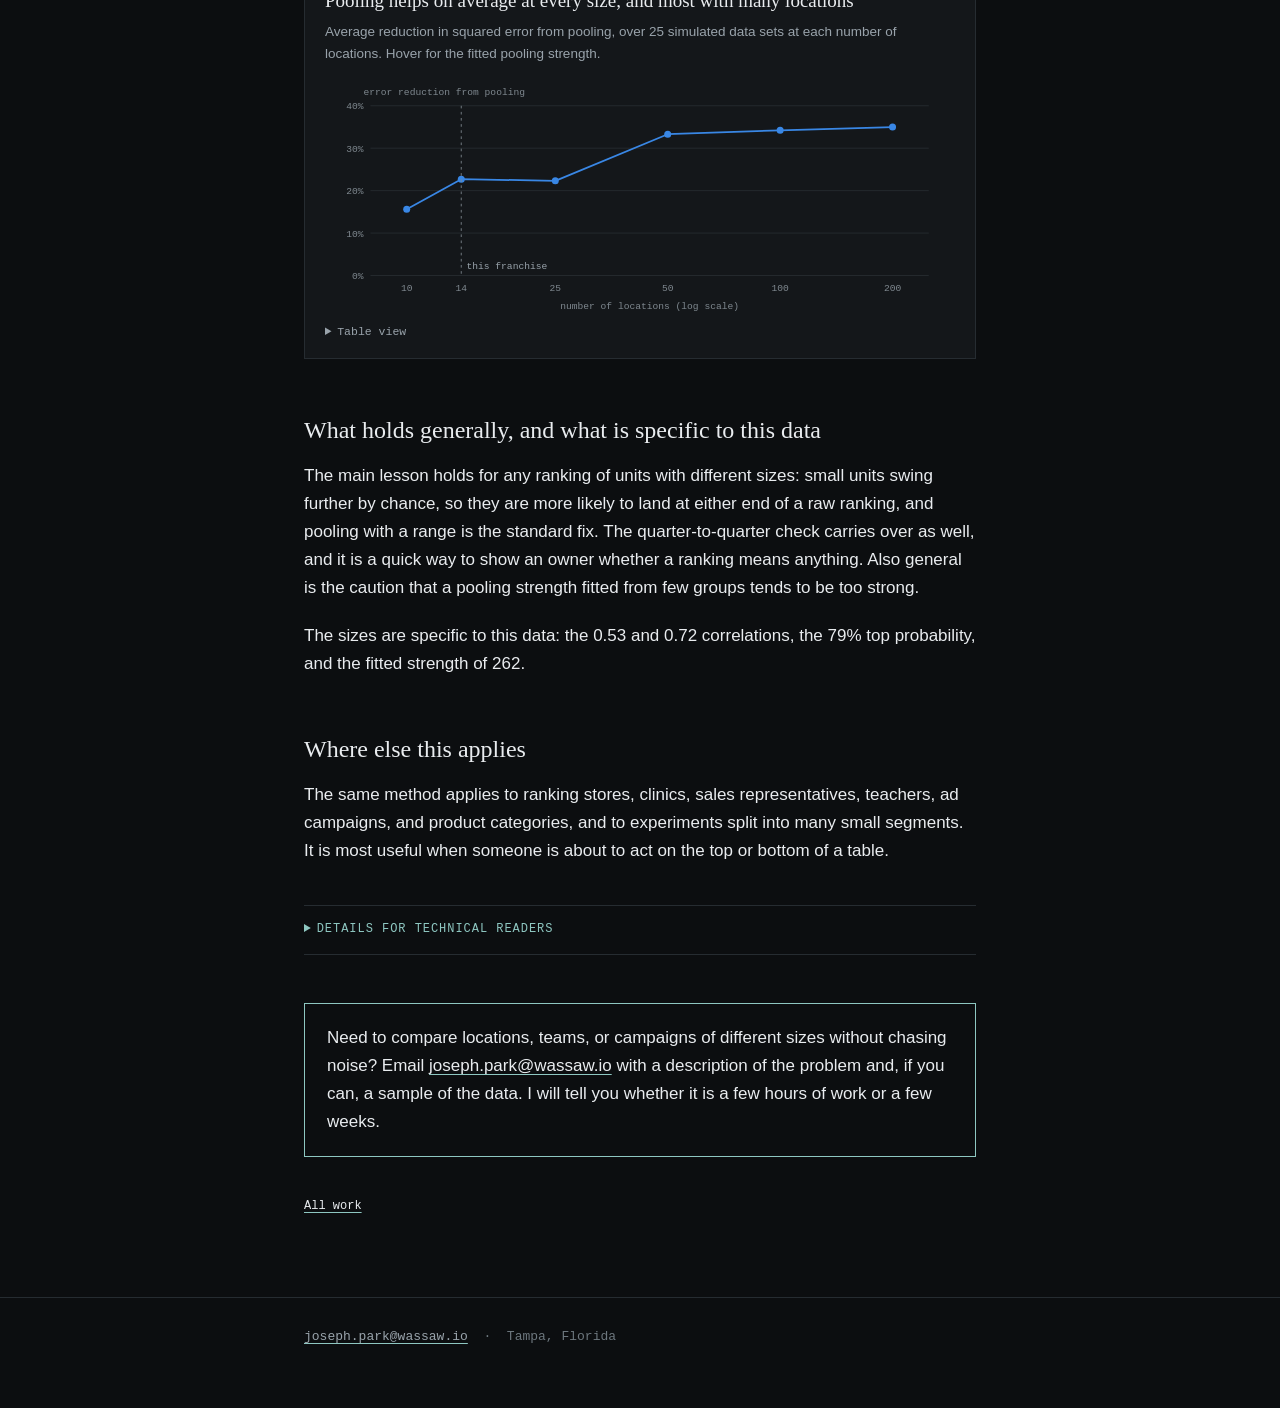
<file: work/ranking-locations/index.html>
<!doctype html>
<html lang="en">
<head>
<meta charset="utf-8">
<meta name="viewport" content="width=device-width, initial-scale=1">
<title>Ranking locations · Joseph Park</title>
<meta name="description" content="A data science case study: hierarchical Bayes across fourteen locations showed that a churn-rate league table ranked sample size more than performance.">
<meta property="og:type" content="article">
<meta property="og:title" content="Ranking locations by churn rate ranks the noise">
<meta property="og:description" content="Partial pooling across fourteen centers: the pooled ranking held up better from quarter to quarter, and no center could be called worse than average.">
<meta property="og:image" content="https://wassaw.io/work/ranking-locations/og.png">
<meta property="og:url" content="https://wassaw.io/work/ranking-locations/">
<meta name="twitter:card" content="summary_large_image">
<link rel="icon" href="data:image/svg+xml,%3Csvg xmlns='http://www.w3.org/2000/svg' viewBox='0 0 32 32'%3E%3Crect width='32' height='32' fill='%230c0e10'/%3E%3Ctext x='16' y='23' font-size='20' fill='%238ec7c1' text-anchor='middle' font-family='serif'%3E%E2%88%AB%3C/text%3E%3C/svg%3E">
<link rel="stylesheet" href="/style.css">
<link rel="stylesheet" href="/viz.css">
<style>
  #v1-svg .row { transition: transform 900ms cubic-bezier(.22,.7,.3,1); }
  #v1-svg .dot { transition: transform 900ms cubic-bezier(.22,.7,.3,1); }
  #v1-svg .ci { transition: opacity 500ms; }
</style>
</head>
<body>

<header>
  <div class="wrap">
    <a class="brand" href="/">WASSAW.IO</a>
    <nav>
      <a href="/">Joseph Park</a>
      <a href="/tutoring/">Tutoring</a>
      <a class="here" href="/work/">Work</a>
      <a href="/Blog/">Blog</a>
    </nav>
  </div>
</header>

<main class="wrap">

  <p class="label">Case study · Data science</p>
  <h1>Ranking locations by churn rate ranks the noise</h1>

  <p class="lede">A franchise owner wanted to know which of fourteen centers was doing worst, so the regional director could visit and fix it.  The usual ranking by churn rate treats a 45-student center and a 222-student center as equally reliable.  After accounting for the difference, none of the fourteen could be called worse than average.</p>

  <div class="summary">
    <p><span class="k">Problem</span><span class="v">Which of fourteen centers has a real retention problem, when they range from 45 to 222 students.</span></p>
    <p><span class="k">What I did</span><span class="v">Fit a hierarchical model that pulls each center’s rate toward the group average in proportion to how little data it has, checked whether each ranking held up from one quarter to the next, and tested where the method fails.</span></p>
    <p><span class="k">Decision</span><span class="v">Stop publishing the raw ranking, and report each center with its range.  No center was worse than average at 90% confidence, so a $4,200 visit to the bottom center was not supported by the data.</span></p>
  </div>
  <ul class="skills">
    <li>Bayesian statistics</li><li>Hierarchical models</li><li>Empirical Bayes</li><li>Beta-Binomial</li><li>Uncertainty intervals</li><li>Simulation studies</li><li>Python</li><li>SciPy</li>
  </ul>

  <p class="notice">Client names and real figures are withheld.  The numbers here come from artificial data generated to match the real analysis.  Code and full write-up: <a href="https://github.com/Wassaw-io/tutoring-center-analytics/blob/main/HIERARCHICAL.md">HIERARCHICAL.md</a>.</p>

  <!-- ============================================================= -->
  <h2>A standard report against this analysis</h2>

  <div class="compare">
    <div>
      <p class="k">A standard report</p>
      <p>Sorts centers by churn rate and sends help to the bottom one.</p>
      <p>Small centers can swing several places by chance, so the bottom center can change from quarter to quarter.</p>
    </div>
    <div class="ours">
      <p class="k">This analysis</p>
      <p>Gives each center a pooled rate and a 90% range.  The pooled ranking held up better from one quarter to the next (rank correlation 0.72 against 0.53).</p>
      <p>Every center’s range included the group average, so the data cannot say which center is worst.</p>
    </div>
  </div>

  <p>When the simple method is enough: when every location has a few hundred customers or more, raw rates are already fairly stable and pooling changes little.  It matters most when some locations are small, which is common for franchises, clinics, and sales territories.</p>

  <!-- ============================================================= -->
  <h2>Pulling each center toward the average</h2>

  <p>A center with 45 students can move several places in the ranking with three extra departures.  So each center’s pooled rate is a weighted average of its own rate and the group average, with more weight on its own rate the more students it has.  The data sets the weights: here, a 45-student center is pulled 85% of the way toward the average and a 222-student center 54% of the way.</p>

  <div class="viz" id="v1">
    <h3>Pooling pulls every center toward the average, and every 90% range crosses it</h3>
    <p class="sub">Churn rate for each center, sized by number of students.  Switch to pooled rates to see the centers move and their 90% ranges appear.</p>
    <div class="controls">
      <button class="chip" id="b-raw" aria-pressed="true">raw rate</button>
      <button class="chip" id="b-pool" aria-pressed="false">pooled rate with 90% range</button>
    </div>
    <svg id="v1-svg" viewBox="0 0 720 470" role="img" aria-label="Fourteen centers' churn rates, raw and pooled. Pooled rates move toward the 9.7 percent average, and every 90 percent range includes it."></svg>
    <details class="tablefall">
      <summary>Table view</summary>
      <table class="data" id="v1-table"></table>
    </details>
  </div>

  <h2>Does the ranking hold up?</h2>

  <p>This is the check I would put in front of an owner, since it needs no statistics to follow.  Rank the centers on one quarter, then compare with the next quarter.  A real ordering repeats, and noise does not.</p>

  <table class="data">
    <tr><th>Ranking</th><th>Rank correlation, quarter 1 against quarter 2</th></tr>
    <tr><td>Raw churn rate</td><td class="num">0.53</td></tr>
    <tr><td>Pooled rate</td><td class="num">0.72</td></tr>
  </table>

  <p style="margin-top:20px">The highest chance that any one center is worse than average came out at 79% (center M), short of the 90% that would justify acting on it.</p>

  <!-- ============================================================= -->
  <h2>Where the method fails</h2>

  <p>On this particular sample, pooling made the point estimates worse, not better (mean squared error 0.000359 against 0.000206 for the raw rates).  The reason is that the strength of pooling is fitted from the same fourteen centers, and with that few groups the fit tends to pool too hard.  Here it came out at 262 against a true value of 50.</p>

  <p>So I measured how this behaves as the number of locations grows, over 25 simulated data sets at each size.  Pooling reduced error on average at every size, and the fitted strength settled near the true value from about fifty locations.  It can still lose on a single data set, since the guarantee is about the average over many samples.  With few locations the better model also treats the pooling strength as uncertain, instead of fixing it at one fitted value.</p>

  <div class="viz" id="v2">
    <h3>Pooling helps on average at every size, and most with many locations</h3>
    <p class="sub">Average reduction in squared error from pooling, over 25 simulated data sets at each number of locations.  Hover for the fitted pooling strength.</p>
    <svg id="v2-svg" viewBox="0 0 720 260" role="img" aria-label="Error reduction from pooling rises from 16 percent at 10 locations to 35 percent at 200."></svg>
    <details class="tablefall">
      <summary>Table view</summary>
      <table class="data" id="v2-table"></table>
    </details>
  </div>

  <!-- ============================================================= -->
  <h2>What holds generally, and what is specific to this data</h2>

  <p>The main lesson holds for any ranking of units with different sizes: small units swing further by chance, so they are more likely to land at either end of a raw ranking, and pooling with a range is the standard fix.  The quarter-to-quarter check carries over as well, and it is a quick way to show an owner whether a ranking means anything.  Also general is the caution that a pooling strength fitted from few groups tends to be too strong.</p>

  <p>The sizes are specific to this data: the 0.53 and 0.72 correlations, the 79% top probability, and the fitted strength of 262.</p>

  <h2>Where else this applies</h2>

  <p>The same method applies to ranking stores, clinics, sales representatives, teachers, ad campaigns, and product categories, and to experiments split into many small segments.  It is most useful when someone is about to act on the top or bottom of a table.</p>

  <!-- ============================================================= -->
  <details class="tech">
    <summary>Details for technical readers</summary>

    <p><strong>Model.</strong>  Leavers <i>y</i><sub>j</sub> out of <i>n</i><sub>j</sub> students at center <i>j</i>, with</p>
    <p class="math"><i>y</i><sub>j</sub> ~ Binomial(<i>n</i><sub>j</sub>, <i>p</i><sub>j</sub>),&nbsp;&nbsp; <i>p</i><sub>j</sub> ~ Beta(<i>a</i>, <i>b</i>)</p>
    <p>The posterior is Beta(<i>a</i> + <i>y</i><sub>j</sub>, <i>b</i> + <i>n</i><sub>j</sub> − <i>y</i><sub>j</sub>), with mean</p>
    <p class="math">E[<i>p</i><sub>j</sub> | <i>y</i><sub>j</sub>] = (<i>a</i> + <i>y</i><sub>j</sub>) / (<i>a</i> + <i>b</i> + <i>n</i><sub>j</sub>)</p>
    <p>which is the raw rate and the population mean weighted by <i>n</i><sub>j</sub> and κ = <i>a</i> + <i>b</i>, so κ acts as a prior sample size.  The shrinkage toward the mean is κ / (κ + <i>n</i><sub>j</sub>).  (<i>a</i>, <i>b</i>) are fitted by maximizing the Beta-Binomial marginal likelihood: <i>a</i> = 25.2, <i>b</i> = 236.3, κ = 262, mean 9.65%.</p>

    <p><strong>Why it over-shrinks.</strong>  Empirical Bayes plugs in the fitted (<i>a</i>, <i>b</i>) as if known.  With fourteen groups the marginal likelihood favors large κ, so estimates are pulled past the truth on some draws.  A full hierarchical model with a prior on (<i>a</i>, <i>b</i>) integrates that uncertainty out, which is worth doing at fourteen groups and makes little difference at two hundred.</p>

    <p><strong>Rank stability.</strong>  Spearman correlation between rankings fitted on consecutive quarters.</p>
  </details>

  <div class="cta">
    <p>Need to compare locations, teams, or campaigns of different sizes without chasing noise?  Email <a href="mailto:joseph.park@wassaw.io">joseph.park@wassaw.io</a> with a description of the problem and, if you can, a sample of the data.  I will tell you whether it is a few hours of work or a few weeks.</p>
  </div>

  <p class="back"><a href="/work/">All work</a></p>

</main>

<footer>
  <div class="wrap">
    <a href="mailto:joseph.park@wassaw.io">joseph.park@wassaw.io</a> &nbsp;·&nbsp; Tampa, Florida
  </div>
</footer>

<script src="/chart.js"></script>
<script>
const D = {"c":[["D",70,11,0.1571,0.1093,0.0826,0.1388,0.767],["M",222,27,0.1216,0.108,0.0858,0.1321,0.789],["L",115,15,0.1304,0.1069,0.082,0.1342,0.734],["A",187,21,0.1123,0.1031,0.0806,0.1277,0.665],["J",81,10,0.1235,0.1029,0.0773,0.1311,0.636],["H",112,13,0.1161,0.1024,0.0779,0.1293,0.631],["C",59,7,0.1186,0.1006,0.0745,0.1295,0.577],["I",45,5,0.1111,0.0987,0.0723,0.1281,0.53],["E",130,12,0.0923,0.0951,0.072,0.1206,0.444],["K",130,11,0.0846,0.0926,0.0697,0.1178,0.377],["B",208,18,0.0865,0.0921,0.0712,0.115,0.356],["N",124,6,0.0484,0.081,0.0595,0.105,0.134],["F",150,8,0.0533,0.0808,0.0599,0.104,0.123],["G",191,10,0.0524,0.0779,0.0583,0.0996,0.076]],"mu":0.0965,"kappa":261.5,"sweep":[[10,60.7,0.156],[14,73.2,0.227],[25,59.9,0.223],[50,49.8,0.333],[100,50.7,0.342],[200,51.6,0.35]]};
const $ = id => document.getElementById(id);

/* ---------- v1: raw against pooled ---------- */
(() => {
  const svg = $("v1-svg"), W = 720, H = 470, m = { l: 120, r: 30, t: 30, b: 40 };
  const x = V.scale(0, 0.18, m.l, W - m.r), rowH = (H - m.t - m.b) / D.c.length;
  const order = k => D.c.map((c, i) => i).sort((a, b) => D.c[b][k] - D.c[a][k]);
  const rankRaw = order(3), rankPool = order(4);
  const pos = r => { const p = []; r.forEach((i, k) => p[i] = m.t + (k + 0.5) * rowH); return p; };
  const yRaw = pos(rankRaw), yPool = pos(rankPool);
  V.frame(svg, { W, H, m, x, y: v => v, yt: [], xt: [0, 0.03, 0.06, 0.09, 0.12, 0.15, 0.18].map(v => ({ v, label: V.pct(v) })),
    xlab: "churn rate over the quarter" });
  [0.03, 0.06, 0.09, 0.12, 0.15].forEach(v => svg.appendChild(V.el("line", { class: "gridline", x1: x(v), x2: x(v), y1: m.t, y2: H - m.b })));
  svg.appendChild(V.el("line", { x1: x(D.mu), x2: x(D.mu), y1: m.t - 8, y2: H - m.b, stroke: "#8ec7c1", "stroke-dasharray": "4 3" }));
  svg.appendChild(V.el("text", { class: "mark-label", x: x(D.mu) + 6, y: m.t - 10, fill: "#8ec7c1" }, "group average " + V.pct(D.mu, 1)));
  const rad = n => 3 + Math.sqrt(n) * 0.55;
  const rows = D.c.map((c, i) => {
    const g = V.el("g", { class: "row" });
    g.appendChild(V.el("text", { class: "axis-text", x: m.l - 12, y: 4, "text-anchor": "end" }, "center " + c[0] + " (" + c[1] + ")"));
    const ci = V.el("line", { class: "ci", x1: x(c[5]), x2: x(c[6]), y1: 0, y2: 0, stroke: "#8ec7c1", "stroke-width": 2, opacity: 0 });
    g.appendChild(ci);
    const dot = V.el("circle", { class: "dot", cx: 0, cy: 0, r: rad(c[1]), fill: "var(--s1)", "fill-opacity": 0.85, stroke: "#0c0e10" });
    g.appendChild(dot);
    svg.appendChild(g);
    return { g, ci, dot };
  });
  function show(pooled) {
    $("b-raw").setAttribute("aria-pressed", !pooled); $("b-pool").setAttribute("aria-pressed", pooled);
    D.c.forEach((c, i) => {
      rows[i].g.style.transform = `translate(0px, ${(pooled ? yPool : yRaw)[i]}px)`;
      rows[i].dot.style.transform = `translate(${x(pooled ? c[4] : c[3])}px, 0px)`;
      rows[i].ci.style.opacity = pooled ? 0.9 : 0;
    });
  }
  $("b-raw").addEventListener("click", () => show(false));
  $("b-pool").addEventListener("click", () => show(true));
  show(false);
  V.table($("v1-table"), ["Center", "Students", "Left", "Raw rate", "Pooled", "90% range", "Chance worse than average"],
    rankRaw.map(i => { const c = D.c[i]; return ["center " + c[0], c[1], c[2], V.pct(c[3], 1), V.pct(c[4], 1),
      V.pct(c[5], 1) + "–" + V.pct(c[6], 1), V.pct(c[7])]; }));
})();

/* ---------- v2: simulation sweep ---------- */
(() => {
  const svg = $("v2-svg"), W = 720, H = 260, m = { l: 52, r: 30, t: 26, b: 40 };
  const lx = v => Math.log10(v);
  const x = V.scale(lx(8), lx(250), m.l, W - m.r), y = V.scale(0, 0.4, H - m.b, m.t);
  let hov = null;
  function draw() {
    V.frame(svg, { W, H, m, x: v => x(lx(v)), y, yt: [0, 0.1, 0.2, 0.3, 0.4], yfmt: v => V.pct(v),
      xt: D.sweep.map(s => ({ v: s[0], label: s[0] })), xlab: "number of locations (log scale)", ylab: "error reduction from pooling" });
    const pts = D.sweep.map(s => [lx(s[0]), s[2]]);
    svg.appendChild(V.el("path", { class: "series", d: V.line(pts, x, y), stroke: "var(--s1)" }));
    D.sweep.forEach((s, i) => svg.appendChild(V.el("circle", { cx: x(pts[i][0]), cy: y(s[2]), r: i === hov ? 6 : 4, fill: "var(--s1)" })));
    svg.appendChild(V.el("line", { x1: x(lx(14)), x2: x(lx(14)), y1: m.t, y2: H - m.b, stroke: "#7f888f", "stroke-dasharray": "3 4" }));
    svg.appendChild(V.el("text", { class: "mark-label", x: x(lx(14)) + 6, y: H - m.b - 8, fill: "#99a3ab" }, "this franchise"));
    if (hov !== null) { const s = D.sweep[hov];
      V.tip(svg, x(lx(s[0])), y(s[2]) + 34, [s[0] + " locations", "error reduction: " + V.pct(s[2]), "fitted strength: " + s[1].toFixed(0) + " (true 50)"], W); }
  }
  V.hover(svg, W, px => {
    if (px === null) { hov = null; } else {
      let best = 0; D.sweep.forEach((s, i) => { if (Math.abs(x(lx(s[0])) - px) < Math.abs(x(lx(D.sweep[best][0])) - px)) best = i; });
      hov = best;
    }
    draw();
  });
  draw();
  V.table($("v2-table"), ["Locations", "Median fitted strength (true 50)", "Error reduction"],
    D.sweep.map(s => [s[0], s[1].toFixed(0), V.pct(s[2])]));
})();
</script>
</body>
</html>
</file>
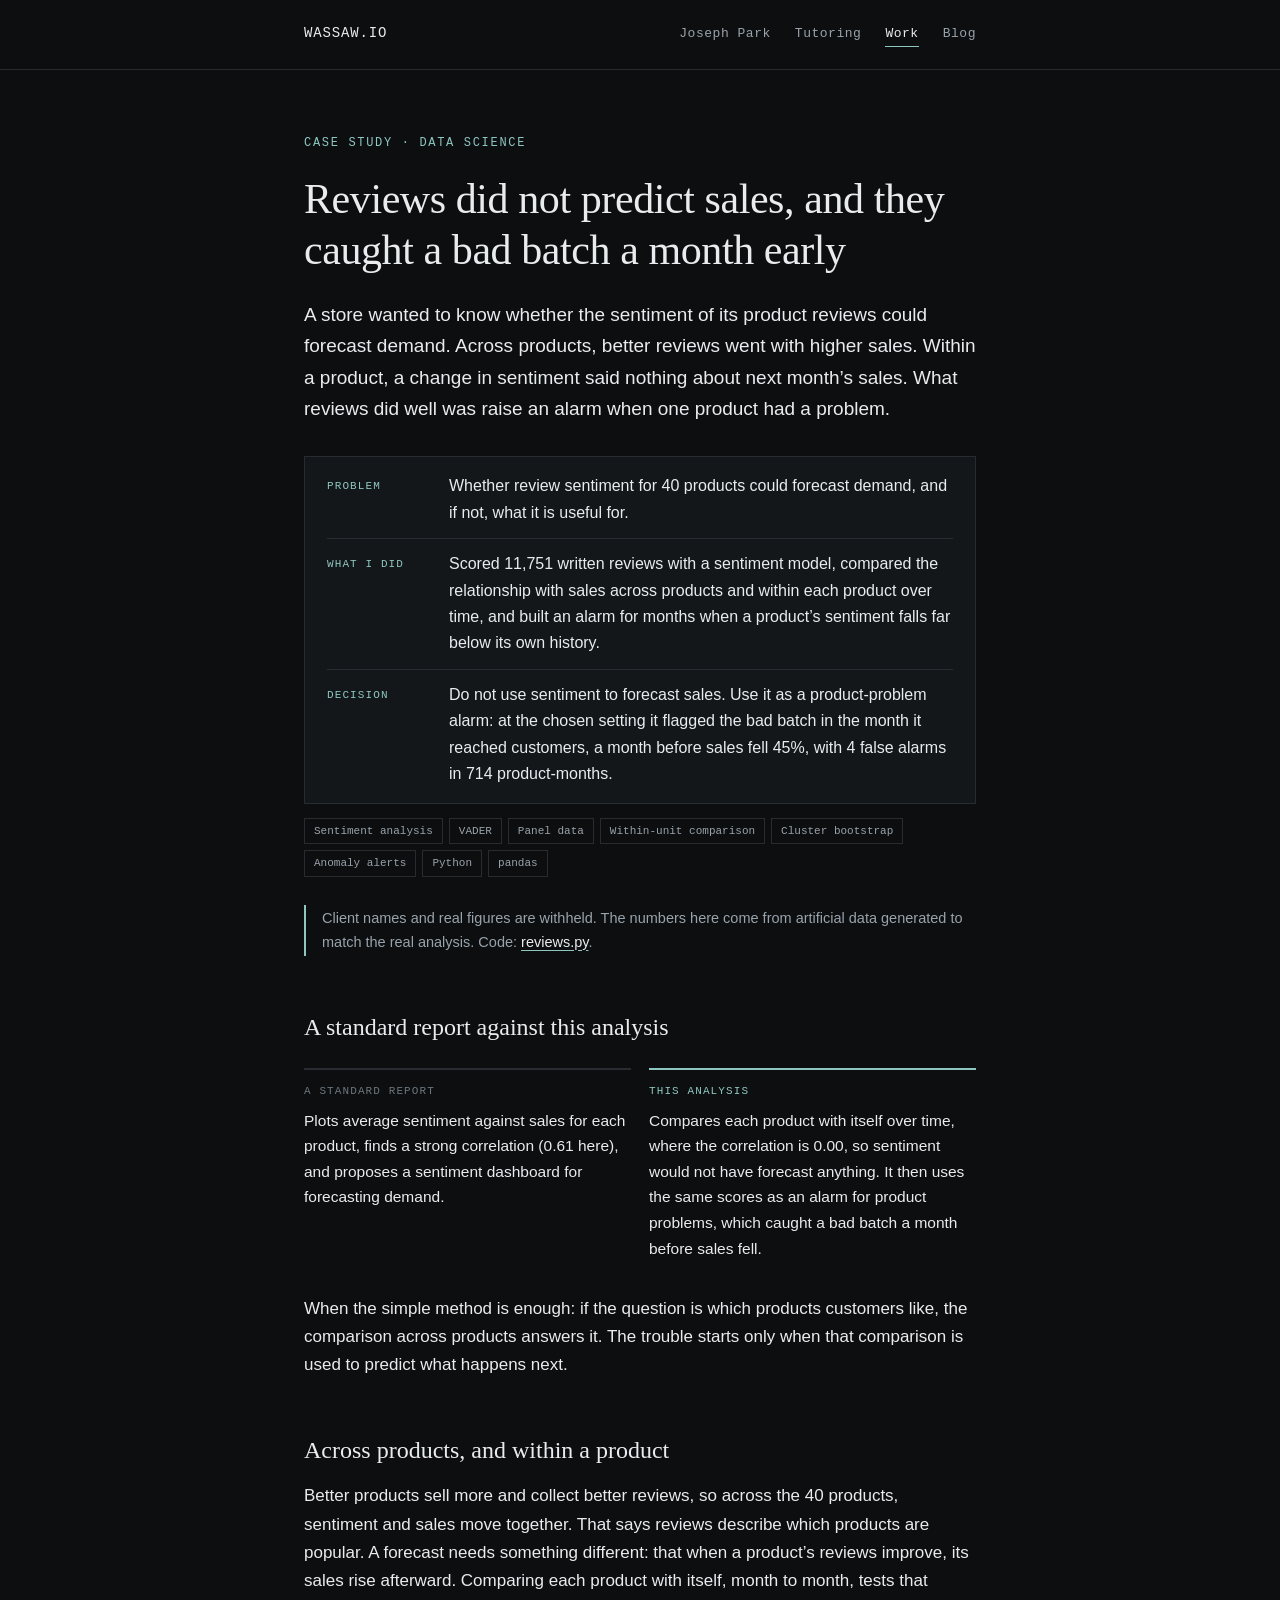
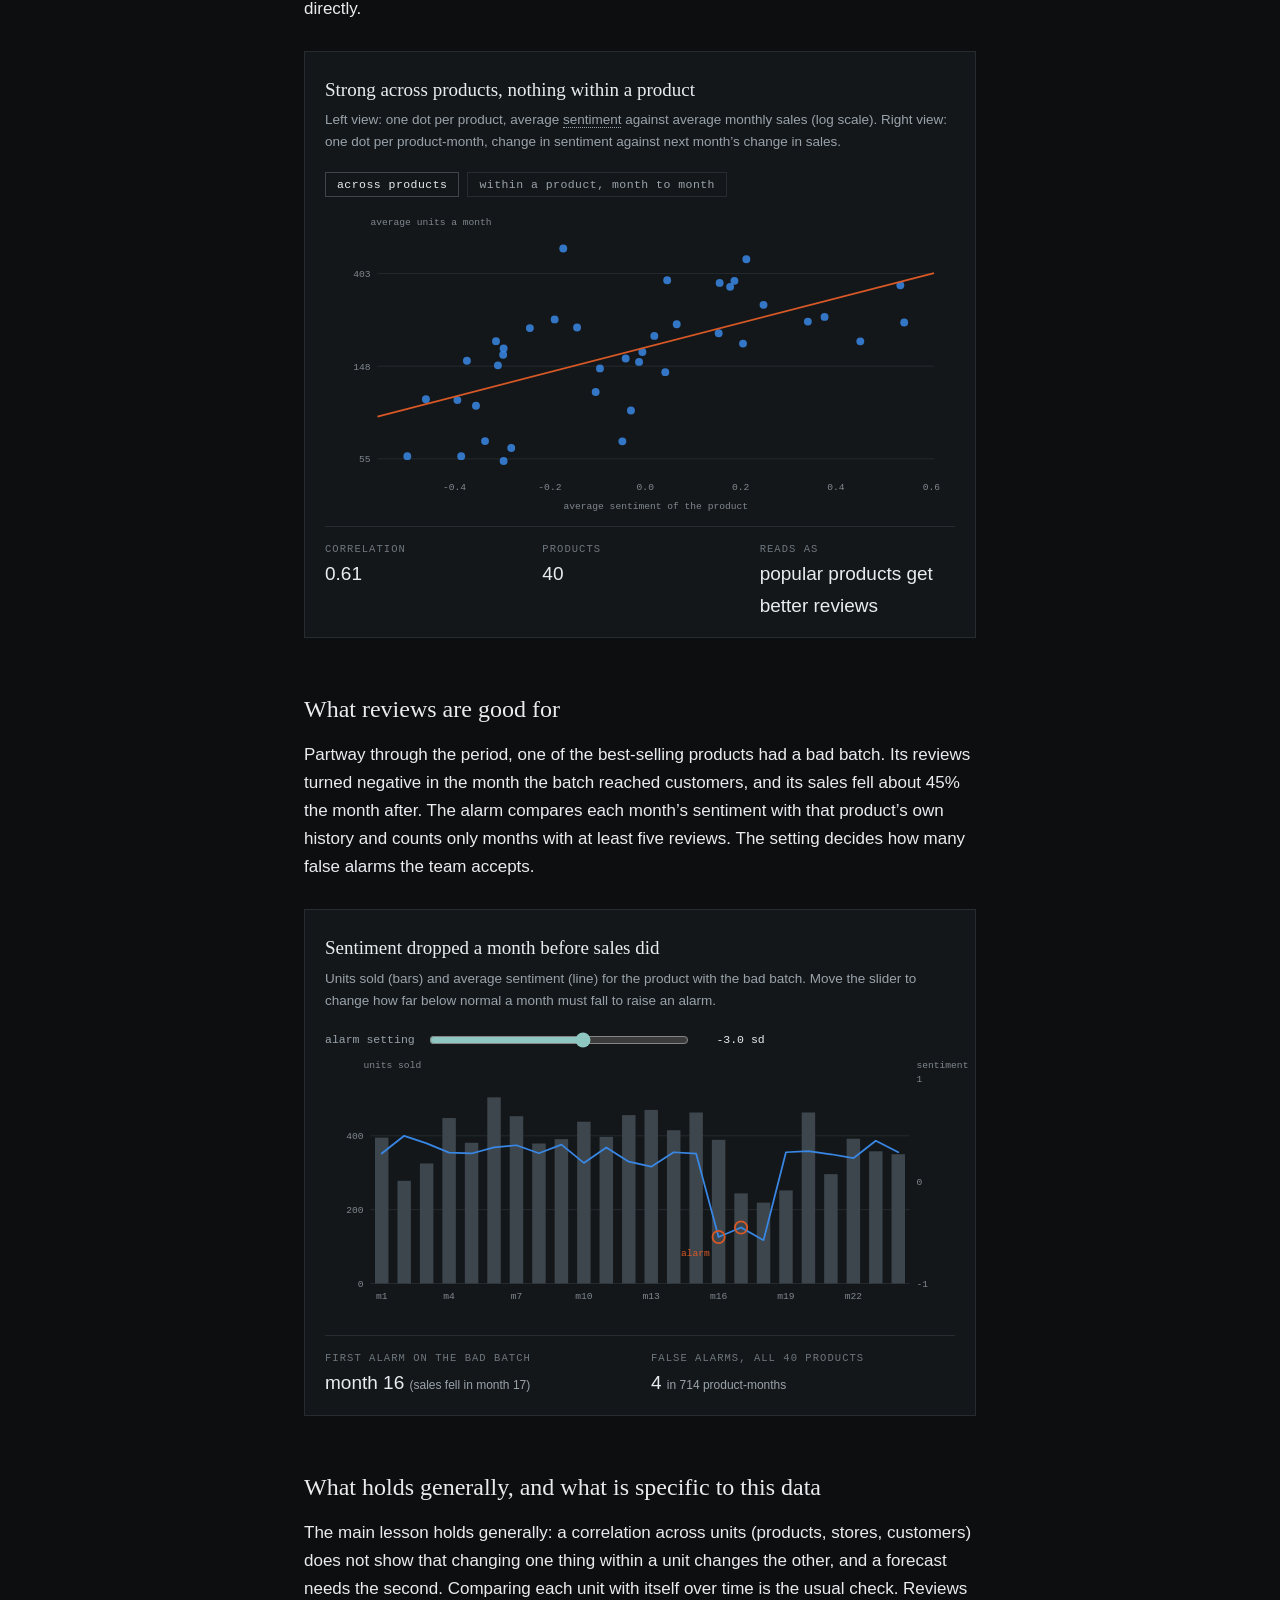
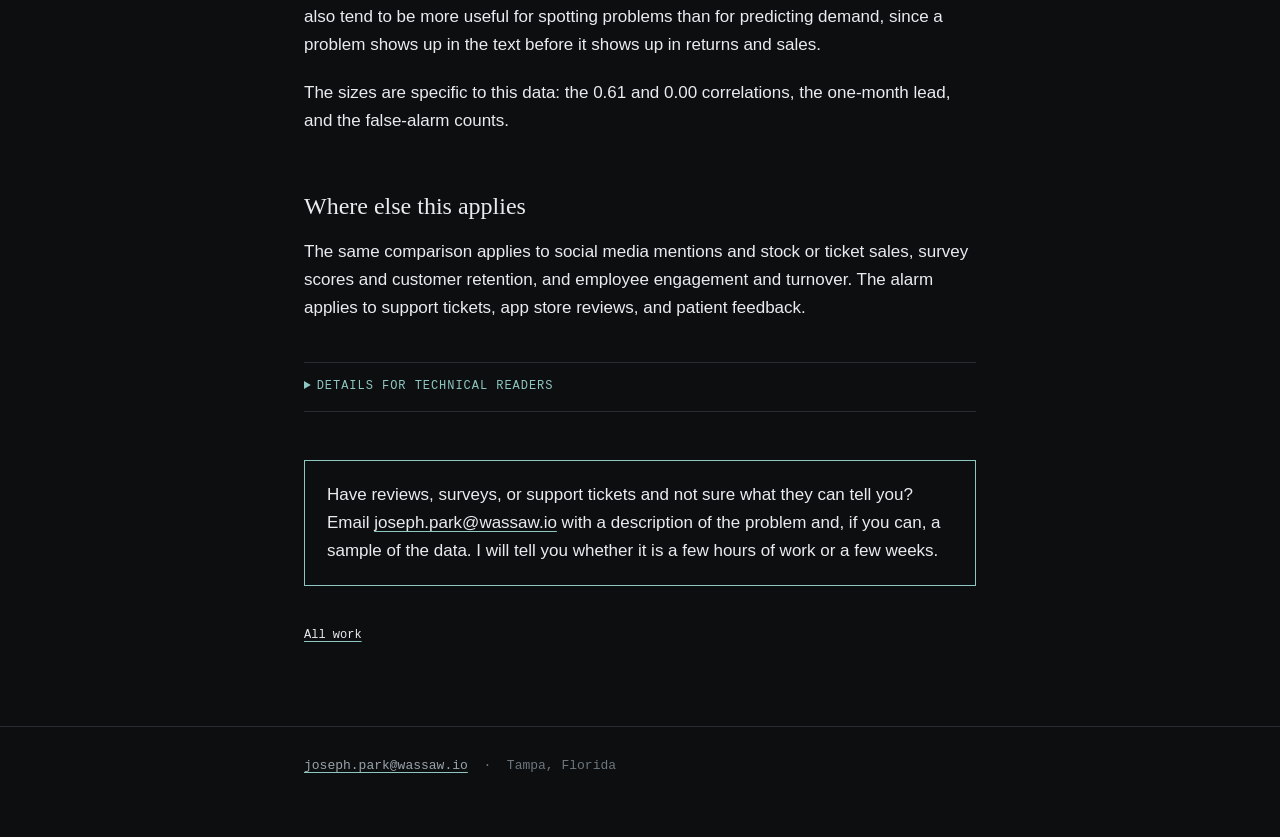
<file: work/review-sentiment/index.html>
<!doctype html>
<html lang="en">
<head>
<meta charset="utf-8">
<meta name="viewport" content="width=device-width, initial-scale=1">
<title>Review sentiment · Joseph Park</title>
<meta name="description" content="A data science case study: product review sentiment did not predict changes in sales, and it flagged a bad batch a month before sales fell.">
<meta property="og:type" content="article">
<meta property="og:title" content="Reviews did not predict sales, and they caught a bad batch a month early">
<meta property="og:description" content="Sentiment scoring on 11,700 product reviews: strong correlation across products, none within a product over time, and an alarm that flagged a product problem a month before sales fell.">
<meta property="og:image" content="https://wassaw.io/work/review-sentiment/og.png">
<meta property="og:url" content="https://wassaw.io/work/review-sentiment/">
<meta name="twitter:card" content="summary_large_image">
<link rel="icon" href="data:image/svg+xml,%3Csvg xmlns='http://www.w3.org/2000/svg' viewBox='0 0 32 32'%3E%3Crect width='32' height='32' fill='%230c0e10'/%3E%3Ctext x='16' y='23' font-size='20' fill='%238ec7c1' text-anchor='middle' font-family='serif'%3E%E2%88%AB%3C/text%3E%3C/svg%3E">
<link rel="stylesheet" href="/style.css">
<link rel="stylesheet" href="/viz.css">
</head>
<body>

<header>
  <div class="wrap">
    <a class="brand" href="/">WASSAW.IO</a>
    <nav>
      <a href="/">Joseph Park</a>
      <a href="/tutoring/">Tutoring</a>
      <a class="here" href="/work/">Work</a>
      <a href="/Blog/">Blog</a>
    </nav>
  </div>
</header>

<main class="wrap">

  <p class="label">Case study · Data science</p>
  <h1>Reviews did not predict sales, and they caught a bad batch a month early</h1>

  <p class="lede">A store wanted to know whether the sentiment of its product reviews could forecast demand.  Across products, better reviews went with higher sales.  Within a product, a change in sentiment said nothing about next month’s sales.  What reviews did well was raise an alarm when one product had a problem.</p>

  <div class="summary">
    <p><span class="k">Problem</span><span class="v">Whether review sentiment for 40 products could forecast demand, and if not, what it is useful for.</span></p>
    <p><span class="k">What I did</span><span class="v">Scored 11,751 written reviews with a sentiment model, compared the relationship with sales across products and within each product over time, and built an alarm for months when a product’s sentiment falls far below its own history.</span></p>
    <p><span class="k">Decision</span><span class="v">Do not use sentiment to forecast sales.  Use it as a product-problem alarm: at the chosen setting it flagged the bad batch in the month it reached customers, a month before sales fell 45%, with 4 false alarms in 714 product-months.</span></p>
  </div>
  <ul class="skills">
    <li>Sentiment analysis</li><li>VADER</li><li>Panel data</li><li>Within-unit comparison</li><li>Cluster bootstrap</li><li>Anomaly alerts</li><li>Python</li><li>pandas</li>
  </ul>

  <p class="notice">Client names and real figures are withheld.  The numbers here come from artificial data generated to match the real analysis.  Code: <a href="https://github.com/Wassaw-io/store-analytics/blob/main/src/reviews.py">reviews.py</a>.</p>

  <!-- ============================================================= -->
  <h2>A standard report against this analysis</h2>

  <div class="compare">
    <div>
      <p class="k">A standard report</p>
      <p>Plots average sentiment against sales for each product, finds a strong correlation (0.61 here), and proposes a sentiment dashboard for forecasting demand.</p>
    </div>
    <div class="ours">
      <p class="k">This analysis</p>
      <p>Compares each product with itself over time, where the correlation is 0.00, so sentiment would not have forecast anything.  It then uses the same scores as an alarm for product problems, which caught a bad batch a month before sales fell.</p>
    </div>
  </div>

  <p>When the simple method is enough: if the question is which products customers like, the comparison across products answers it.  The trouble starts only when that comparison is used to predict what happens next.</p>

  <!-- ============================================================= -->
  <h2>Across products, and within a product</h2>

  <p>Better products sell more and collect better reviews, so across the 40 products, sentiment and sales move together.  That says reviews describe which products are popular.  A forecast needs something different: that when a product’s reviews improve, its sales rise afterward.  Comparing each product with itself, month to month, tests that directly.</p>

  <div class="viz" id="v1">
    <h3>Strong across products, nothing within a product</h3>
    <p class="sub">Left view: one dot per product, average <dfn tabindex="0" data-def="A score from −1 (very negative) to 1 (very positive) for each review, from the VADER sentiment model, averaged over the month or product.">sentiment</dfn> against average monthly sales (log scale).  Right view: one dot per product-month, change in sentiment against next month’s change in sales.</p>
    <div class="controls">
      <button class="chip" id="b-acr" aria-pressed="true">across products</button>
      <button class="chip" id="b-wit" aria-pressed="false">within a product, month to month</button>
    </div>
    <svg id="v1-svg" viewBox="0 0 720 340" role="img" aria-label="Across products sentiment and sales correlate at 0.61. Within products the correlation is near zero."></svg>
    <div class="readout" id="v1-out"></div>
  </div>

  <!-- ============================================================= -->
  <h2>What reviews are good for</h2>

  <p>Partway through the period, one of the best-selling products had a bad batch.  Its reviews turned negative in the month the batch reached customers, and its sales fell about 45% the month after.  The alarm compares each month’s sentiment with that product’s own history and counts only months with at least five reviews.  The setting decides how many false alarms the team accepts.</p>

  <div class="viz" id="v2">
    <h3>Sentiment dropped a month before sales did</h3>
    <p class="sub">Units sold (bars) and average sentiment (line) for the product with the bad batch.  Move the slider to change how far below normal a month must fall to raise an alarm.</p>
    <div class="slider"><label for="zt">alarm setting</label><input type="range" id="zt" min="0" max="5" step="1" value="3"><span class="val" id="zt-v"></span></div>
    <svg id="v2-svg" viewBox="0 0 720 300" role="img" aria-label="Sales and sentiment by month for one product. Sentiment drops in month 15 and sales drop in month 16."></svg>
    <div class="readout" id="v2-out"></div>
  </div>

  <!-- ============================================================= -->
  <h2>What holds generally, and what is specific to this data</h2>

  <p>The main lesson holds generally: a correlation across units (products, stores, customers) does not show that changing one thing within a unit changes the other, and a forecast needs the second.  Comparing each unit with itself over time is the usual check.  Reviews also tend to be more useful for spotting problems than for predicting demand, since a problem shows up in the text before it shows up in returns and sales.</p>

  <p>The sizes are specific to this data: the 0.61 and 0.00 correlations, the one-month lead, and the false-alarm counts.</p>

  <h2>Where else this applies</h2>

  <p>The same comparison applies to social media mentions and stock or ticket sales, survey scores and customer retention, and employee engagement and turnover.  The alarm applies to support tickets, app store reviews, and patient feedback.</p>

  <!-- ============================================================= -->
  <details class="tech">
    <summary>Details for technical readers</summary>
    <p><strong>Scoring.</strong>  VADER compound score per review, averaged per product-month.  Months with no reviews are left missing rather than filled.</p>
    <p><strong>Within-product test.</strong>  First differences of monthly sentiment against the next month’s first difference of log units, which removes each product’s fixed level.  The product with the bad batch is left out so one event does not drive the estimate.  Slope 0.001, 95% interval −0.074 to 0.072 from a bootstrap that resamples whole products, since months of the same product are not independent.</p>
    <p><strong>Alarm.</strong>  For each product-month, <i>z</i> = (sentiment − mean of earlier months) / standard deviation of earlier months, with at least six earlier months and five reviews in the current month.  An alarm fires when <i>z</i> falls at or below the setting.</p>
  </details>

  <div class="cta">
    <p>Have reviews, surveys, or support tickets and not sure what they can tell you?  Email <a href="mailto:joseph.park@wassaw.io">joseph.park@wassaw.io</a> with a description of the problem and, if you can, a sample of the data.  I will tell you whether it is a few hours of work or a few weeks.</p>
  </div>

  <p class="back"><a href="/work/">All work</a></p>

</main>

<footer>
  <div class="wrap">
    <a href="mailto:joseph.park@wassaw.io">joseph.park@wassaw.io</a> &nbsp;·&nbsp; Tampa, Florida
  </div>
</footer>

<script src="/chart.js"></script>
<script>
const D = {"rb":0.611,"rw":0.001,"slope":0.001,"ci":[-0.074,0.072],"bp":[[-0.19,5.505],[-0.374,5.059],[-0.048,4.189],[0.248,5.662],[0.451,5.268],[0.154,5.356],[-0.041,5.083],[-0.297,3.977],[0.341,5.481],[0.535,5.874],[0.156,5.899],[-0.281,4.117],[-0.297,5.192],[0.543,5.472],[0.205,5.244],[-0.499,4.029],[0.046,5.928],[-0.309,5.009],[-0.172,6.27],[-0.143,5.418],[-0.242,5.411],[0.187,5.921],[0.042,4.936],[-0.095,4.976],[0.212,6.154],[0.376,5.532],[-0.46,4.643],[-0.006,5.153],[-0.298,5.123],[-0.013,5.046],[-0.394,4.634],[0.066,5.452],[0.019,5.327],[-0.104,4.721],[-0.313,5.27],[-0.03,4.522],[-0.336,4.192],[-0.386,4.029],[0.178,5.856],[-0.355,4.573]],"wp":[[0.007,-0.029],[-0.156,0.485],[0.341,0.142],[0.154,0.098],[-0.142,0.423],[0.066,-0.395],[-0.14,0.0],[-0.449,0.278],[-0.553,-0.221],[-0.476,0.198],[0.362,0.021],[0.111,-0.046],[-0.093,0.241],[0.324,-0.055],[0.297,-0.295],[-0.322,0.152],[-0.447,0.036],[0.1,-0.145],[-0.088,0.108],[0.099,-0.054],[0.027,-0.075],[0.271,0.055],[-0.268,-0.093],[-0.195,0.127],[-0.038,-0.192],[0.001,-0.092],[0.129,0.162],[-0.005,0.085],[-0.045,-0.303],[0.318,-0.186],[0.01,-0.243],[0.327,-0.168],[-0.124,-0.184],[0.033,-0.185],[0.065,-0.238],[-0.462,-0.273],[0.143,-0.112],[-0.466,0.089],[0.195,-0.251],[0.016,0.12],[0.008,-0.294],[0.171,-0.107],[-0.039,0.122],[-0.066,0.089],[-0.095,-0.189],[-0.06,-0.074],[0.182,-0.304],[-0.135,0.084],[-0.441,-0.162],[-0.062,-0.227],[-0.657,0.092],[0.33,0.222],[-0.105,-0.086],[-0.269,0.105],[0.089,0.146],[-0.255,-0.144],[-0.318,0.007],[0.085,0.005],[0.949,-0.173],[0.103,0.134],[-0.015,0.494],[0.251,-0.164],[-0.065,0.121],[-0.478,0.0],[0.336,0.233],[0.055,0.047],[-0.278,0.069],[0.212,0.464],[0.087,-0.128],[-0.424,-0.431],[0.092,-0.082],[0.055,-0.029],[-0.132,-0.123],[-0.308,0.141],[-0.454,0.125],[-0.681,-0.118],[-0.219,0.417],[-0.087,0.078],[0.631,-0.021],[0.288,0.074],[0.271,-0.055],[-0.008,0.13],[-0.06,0.234],[0.164,0.037],[-0.396,-0.297],[0.245,0.156],[-0.281,-0.044],[-0.255,-0.361],[-0.432,-0.039],[0.134,0.161],[0.057,-0.036],[0.008,0.23],[-0.04,0.225],[-0.344,0.186],[0.653,-0.022],[-0.086,0.55],[0.125,0.445],[0.289,0.26],[0.102,-0.004],[0.392,0.037],[0.061,-0.225],[-0.144,0.305],[0.357,0.078],[0.174,0.072],[-0.209,0.019],[0.051,0.067],[0.106,0.122],[0.03,-0.305],[-0.166,-0.011],[0.157,0.13],[-0.053,-0.383],[0.134,-0.31],[-0.193,-0.086],[0.128,0.059],[0.012,-0.027],[-0.442,0.212],[0.363,-0.026],[-0.039,0.083],[0.013,0.241],[0.034,-0.009],[-0.076,-0.036],[0.039,0.148],[0.434,0.0],[-0.097,-0.079],[-0.061,0.052],[-0.11,-0.153],[0.128,-0.088],[-0.198,0.016],[0.178,0.391],[0.038,-0.422],[-0.277,0.256],[0.098,-0.15],[0.078,0.011],[0.255,0.103],[0.216,-0.036],[-0.173,-0.134],[0.248,-0.149],[0.23,-0.082],[-0.28,-0.03],[-0.132,0.123],[0.093,0.122],[-0.043,0.2],[-0.45,-0.011],[-0.145,-0.294],[0.028,0.118],[-0.077,-0.106],[0.039,0.387],[-0.018,-0.392],[-0.156,-0.161],[-0.19,-0.214],[-0.228,0.257],[0.056,0.147],[-0.054,-0.073],[-0.281,-0.207],[0.312,-0.23],[-0.047,0.231],[0.103,-0.008],[-0.107,-0.012],[0.09,0.194],[-0.298,0.02],[0.103,0.033],[-0.045,0.118],[-0.023,0.092],[0.157,-0.056],[0.184,-0.22],[0.155,-0.258],[-0.166,-0.093],[-0.928,-0.089],[-0.313,-0.079],[0.213,0.022],[-0.39,-0.439],[0.146,0.11],[0.026,0.025],[-0.029,0.426],[0.069,-0.132],[0.289,-0.111],[0.295,0.207],[-0.361,0.245],[0.377,0.1],[-0.352,0.095],[0.212,-0.128],[-0.055,0.244],[0.208,-0.146],[-0.582,-0.062],[-0.084,0.235],[-0.231,0.371],[0.281,0.313],[-0.875,0.185],[-0.053,-0.154],[0.227,0.026],[0.077,-0.136],[-0.301,-0.145],[0.102,-0.317],[-0.293,-0.076],[-0.089,0.113],[0.175,0.174],[0.077,0.103],[-0.267,-0.082],[0.09,-0.127],[-0.097,0.053],[-0.216,0.043],[0.571,0.042],[-0.245,0.239],[0.375,-0.121],[0.246,-0.119],[0.023,-0.347],[0.114,0.26],[-0.033,-0.155],[-0.506,0.428],[0.0,0.531],[0.161,0.143],[-0.011,-0.205],[-0.214,0.037],[-0.062,0.08],[-0.002,-0.077],[0.201,0.243],[0.497,0.093],[-0.249,0.011],[0.205,0.213],[-0.256,0.107],[0.771,-0.583],[-0.072,0.195],[0.673,-0.258],[-0.332,0.366],[-0.001,0.185],[-0.05,0.274],[-0.07,-0.262],[0.363,-0.146],[0.268,-0.095],[-0.088,-0.095],[0.08,-0.005],[-0.133,-0.112],[-0.004,-0.1],[-0.069,0.172],[-0.037,-0.099],[0.111,0.029],[0.097,0.072],[0.008,-0.18],[-0.01,-0.038],[0.022,0.0],[0.336,0.128],[-0.304,0.149],[0.097,-0.36],[-0.068,0.05],[0.063,-0.374],[-0.09,-0.025],[-0.054,-0.268],[0.301,0.296],[-0.118,-0.3],[-0.063,0.135],[-0.028,-0.325],[0.153,-0.087],[-0.038,-0.549],[-0.197,0.265],[0.221,0.331],[0.059,0.194],[0.009,0.157],[-0.282,-0.112],[-0.018,-0.141],[0.282,0.011],[0.109,-0.157],[0.028,0.043],[-0.045,-0.073],[0.267,-0.11],[0.005,-0.141],[-0.512,-0.044],[-0.169,-0.174],[-0.189,0.268],[0.36,-0.134],[-0.272,-0.144],[-0.003,0.117],[0.045,0.096],[-0.261,-0.008],[-0.147,0.055],[-0.188,-0.255],[-0.138,0.152],[0.608,0.186],[-0.052,-0.088],[-0.224,0.252],[0.037,-0.004],[0.391,0.164],[-0.443,-0.15],[0.242,0.159],[-0.061,0.111],[0.002,-0.058],[-0.197,-0.164],[0.286,-0.08],[-0.065,-0.069],[0.636,-0.043],[0.418,0.222],[0.064,0.179],[0.134,0.334],[0.035,0.135],[0.06,-0.116],[0.425,-0.178],[0.107,0.064],[0.059,-0.004],[-0.009,0.33],[-0.089,-0.119],[0.312,-0.155],[0.045,0.144],[0.102,-0.059],[0.125,0.191],[-0.093,-0.114],[0.086,-0.145],[0.07,-0.322],[0.09,0.0],[-0.083,-0.373],[0.079,-0.164],[-0.242,-0.015],[0.196,0.488],[-0.163,-0.394],[0.171,0.389],[0.106,-0.22],[0.117,-0.361],[0.166,-0.262],[-0.13,0.169],[0.273,-0.054],[-0.226,-0.111],[-0.21,-0.579],[0.021,-0.08],[-0.239,-0.248],[0.076,-0.028],[-0.141,-0.181],[0.41,0.043],[0.147,0.082],[0.493,0.183],[-0.252,-0.019],[-0.03,-0.035],[-0.037,-0.068],[0.177,0.157],[0.156,0.072],[0.571,0.223],[0.006,0.093],[0.106,-0.082],[0.22,0.251],[-0.262,0.181],[-0.002,0.221],[0.094,-0.155],[-0.218,-0.511],[0.532,0.139],[-0.263,0.293],[-0.134,-0.373],[-0.14,-0.265],[-0.275,0.146],[0.013,0.113],[0.208,0.205],[-0.439,0.189],[-0.09,-0.037],[0.038,0.019],[-0.079,0.139],[-0.295,-0.166],[0.009,0.272],[0.046,-0.071],[-0.269,-0.065],[0.068,0.106],[-0.276,0.053],[0.061,-0.074],[0.167,-0.35],[-0.014,-0.199],[0.28,-0.04],[-0.046,0.064],[0.113,0.036],[-0.717,-0.018],[-0.099,-0.116],[-0.049,0.1],[-0.326,-0.02],[-0.265,-0.071],[0.016,-0.057],[-0.365,-0.159],[-0.006,-0.017],[-0.008,0.262],[0.266,-0.064],[-0.229,0.232],[0.21,-0.414],[-0.368,0.245],[-0.47,-0.096],[-0.392,0.019],[-0.248,0.242],[-0.22,-0.129],[0.3,-0.106],[0.424,0.082],[-0.187,-0.078],[0.046,0.17],[-0.169,0.159],[0.175,0.096],[-0.032,0.094],[-0.498,-0.166],[-0.084,0.019],[0.352,0.076],[0.122,-0.053],[-0.475,-0.223],[-0.226,-0.423],[-0.26,0.331],[-0.283,0.085],[-0.243,-0.662],[-0.103,-0.109],[0.127,-0.13],[0.107,-0.204],[0.279,0.164],[-0.007,-0.139],[0.528,0.33],[-0.345,-0.074],[-0.182,-0.109],[-0.047,0.261],[0.199,-0.066],[-0.075,0.187],[-0.1,0.035],[0.091,0.034],[-0.09,0.053],[0.196,-0.201],[0.102,-0.078],[0.299,-0.127],[-0.078,0.012],[-0.293,-0.512],[0.229,-0.378],[-0.098,-0.359],[0.043,-0.049],[-0.126,0.232],[0.124,0.157],[-0.057,-0.189],[-0.149,0.186],[0.252,-0.463],[0.943,0.185],[-0.024,-0.152],[0.215,-0.095],[0.477,0.087],[0.093,0.195],[0.115,0.156],[0.375,-0.1],[-0.124,0.126],[0.146,0.065],[0.072,0.138],[-0.265,-0.049],[-0.446,-0.38],[-0.102,0.146],[0.185,0.093],[0.013,-0.118],[0.022,-0.196],[-0.095,0.254],[-0.404,-0.169],[0.193,-0.015],[0.076,0.221],[0.017,0.349],[-0.213,0.027],[0.247,0.011],[0.372,0.074],[0.42,-0.185],[0.035,0.048],[-0.098,-0.143],[0.025,-0.135],[0.042,0.181],[0.087,-0.278],[0.206,-0.068],[0.126,-0.345],[-0.244,-0.223],[0.039,0.052],[-0.04,-0.01],[0.23,-0.221],[-0.169,-0.047],[-0.201,-0.236],[0.158,0.065],[0.157,0.046],[0.198,0.134],[-0.294,0.124],[0.092,0.231],[-0.196,-0.132],[0.171,0.068],[0.272,-0.144],[-0.389,0.051],[-0.248,0.645],[-0.056,-0.239],[0.266,0.098],[-0.032,0.007],[0.586,0.433],[-0.669,0.239],[0.158,-0.07],[-0.222,-0.043],[0.457,-0.169],[-0.484,-0.107],[-0.032,0.146],[0.004,-0.033],[-0.002,-0.101],[0.058,-0.053],[0.022,0.092],[-0.07,0.123],[0.111,0.152],[-0.119,0.047],[0.247,0.0],[-0.032,0.273],[-0.205,-0.205],[0.238,0.543],[0.234,0.188],[0.26,-0.219],[0.021,-0.078],[-0.218,-0.239],[0.255,-0.086],[-0.217,0.173],[-0.118,0.005],[-0.207,0.183],[0.592,0.339],[0.059,0.016],[0.204,0.255],[0.103,-0.2],[0.375,0.084],[-0.072,0.372],[0.119,0.474],[-0.437,-0.331],[0.732,0.202],[0.046,-0.055],[0.007,0.026],[-0.159,0.132],[-0.009,-0.161],[0.294,-0.275],[0.196,-0.044],[-0.433,-0.053],[0.127,-0.234],[-0.398,0.473],[-0.089,0.178],[0.188,0.208],[-0.164,0.212],[-0.272,-0.085],[0.151,0.22],[-0.09,0.06],[0.21,-0.172],[-0.227,0.133],[0.089,0.066],[-0.622,-0.018],[-0.096,-0.377],[-0.276,-0.167],[0.057,-0.162],[-0.102,-0.352],[0.341,-0.312],[-0.501,-0.297],[-0.382,0.052],[-0.426,0.409],[-0.233,-0.1],[0.04,0.083],[-0.065,-0.164],[-0.144,0.163],[-0.054,-0.312],[1.297,-0.162],[-0.088,-0.351],[-0.273,0.116],[-0.152,0.137],[-0.044,0.163],[-0.001,0.081],[-0.003,-0.221],[-0.078,0.185],[-0.206,0.183],[-0.08,-0.432],[-0.442,0.042],[0.026,0.187],[0.198,-0.211],[-0.443,-0.043],[-0.081,-0.152],[-0.106,-0.164],[-0.147,0.006],[0.246,-0.397],[-0.103,0.178],[0.097,0.514],[0.151,0.314],[0.04,0.106],[0.345,-0.277],[-0.056,0.229],[-0.152,-0.064],[0.171,-0.131],[0.065,0.153],[0.199,-0.454],[0.265,0.004],[0.5,0.119],[0.047,-0.279],[-0.034,-0.045],[-0.083,0.142],[0.356,0.351],[0.033,0.106],[-0.097,0.235],[-0.126,-0.181],[-0.213,0.049],[-0.177,0.347],[-0.241,-0.179],[-0.221,0.031],[-0.044,0.045],[-0.594,-0.311],[0.079,0.29],[-0.057,0.102],[0.031,0.063],[0.173,0.207],[0.302,0.038],[0.223,0.0],[0.146,-0.089],[0.234,-0.292],[-0.3,0.248],[0.067,-0.04],[0.098,-0.144],[-0.17,-0.164],[-0.717,0.113],[-0.137,0.199],[-0.926,-0.108],[-0.01,-0.19]],"ex":[[0,395,0.27,28.0,NaN],[1,278,0.443,17.0,NaN],[2,325,0.369,27.0,NaN],[3,448,0.279,24.0,NaN],[4,381,0.27,24.0,NaN],[5,504,0.33,33.0,NaN],[6,453,0.35,23.0,0.34],[7,379,0.273,15.0,-0.89],[8,391,0.356,11.0,0.54],[9,438,0.178,21.0,-2.49],[10,397,0.329,20.0,0.23],[11,456,0.19,22.0,-1.77],[12,470,0.141,26.0,-2.15],[13,415,0.282,26.0,-0.1],[14,463,0.268,31.0,-0.27],[15,389,-0.546,24.0,-10.58],[16,244,-0.453,13.0,-3.1],[17,219,-0.577,6.0,-2.84],[18,252,0.282,14.0,0.4],[19,463,0.292,22.0,0.42],[20,296,0.262,27.0,0.31],[21,392,0.224,26.0,0.18],[22,358,0.394,25.0,0.76],[23,350,0.283,20.0,0.35]],"alarm":[{"z":-1.5,"false_alarms":47,"first_defect_flag":15,"product_months_watched":714},{"z":-2.0,"false_alarms":25,"first_defect_flag":15,"product_months_watched":714},{"z":-2.5,"false_alarms":9,"first_defect_flag":15,"product_months_watched":714},{"z":-3.0,"false_alarms":4,"first_defect_flag":15,"product_months_watched":714},{"z":-3.5,"false_alarms":2,"first_defect_flag":15,"product_months_watched":714},{"z":-4.0,"false_alarms":2,"first_defect_flag":15,"product_months_watched":714}],"start":15,"reviews":11751,"products":40,"months":24};
const $ = id => document.getElementById(id);

/* ---------- v1: across against within ---------- */
(() => {
  const svg = $("v1-svg"), W = 720, H = 340, m = { l: 60, r: 24, t: 26, b: 42 };
  function fit(pts) {
    const n = pts.length, mx = pts.reduce((s, p) => s + p[0], 0) / n, my = pts.reduce((s, p) => s + p[1], 0) / n;
    let sxy = 0, sxx = 0; pts.forEach(p => { sxy += (p[0] - mx) * (p[1] - my); sxx += (p[0] - mx) ** 2; });
    const b = sxy / sxx; return [b, my - b * mx];
  }
  function show(across) {
    $("b-acr").setAttribute("aria-pressed", across); $("b-wit").setAttribute("aria-pressed", !across);
    const pts = across ? D.bp : D.wp;
    const xs = pts.map(p => p[0]), ys = pts.map(p => p[1]);
    const pad = (a, b) => [a - (b - a) * 0.06, b + (b - a) * 0.06];
    const [x0, x1] = pad(Math.min(...xs), Math.max(...xs)), [y0, y1] = pad(Math.min(...ys), Math.max(...ys));
    const x = V.scale(x0, x1, m.l, W - m.r), y = V.scale(y0, y1, H - m.b, m.t);
    V.frame(svg, { W, H, m, x, y, yt: V.ticks(y0, y1, 5), yfmt: v => across ? Math.round(Math.exp(v)) : (v > 0 ? "+" : "") + V.pct(Math.exp(v) - 1),
      xt: V.ticks(x0, x1, 6).map(v => ({ v, label: (across ? "" : v > 0 ? "+" : "") + v.toFixed(across ? 1 : 1) })),
      xlab: across ? "average sentiment of the product" : "change in sentiment this month",
      ylab: across ? "average units a month" : "change in units next month" });
    pts.forEach(p => svg.appendChild(V.el("circle", { cx: x(p[0]), cy: y(p[1]), r: across ? 4.5 : 2.4, fill: "var(--s1)", "fill-opacity": across ? 0.85 : 0.5 })));
    const [b, a] = fit(pts);
    svg.appendChild(V.el("line", { x1: x(x0), x2: x(x1), y1: y(a + b * x0), y2: y(a + b * x1), stroke: "#d95926", "stroke-width": 2 }));
    V.readout($("v1-out"), across
      ? [["Correlation", D.rb.toFixed(2)], ["Products", D.products], ["Reads as", "popular products get better reviews"]]
      : [["Correlation", D.rw.toFixed(2)], ["Slope, 95% range", D.slope.toFixed(3) + " <small>(" + D.ci[0] + " to " + D.ci[1] + ")</small>"], ["Reads as", "no forecasting signal"]]);
  }
  $("b-acr").addEventListener("click", () => show(true)); $("b-wit").addEventListener("click", () => show(false));
  show(true);
})();

/* ---------- v2: the alarm ---------- */
(() => {
  const svg = $("v2-svg"), W = 720, H = 300, m = { l: 52, r: 52, t: 26, b: 40 };
  const ex = D.ex, x = V.scale(-0.5, ex.length - 0.5, m.l, W - m.r);
  const umax = Math.max(...ex.map(e => e[1])) * 1.1, yu = V.scale(0, umax, H - m.b, m.t), ys = V.scale(-1, 1, H - m.b, m.t);
  function draw() {
    const a = D.alarm[+$("zt").value];
    $("zt-v").textContent = a.z.toFixed(1) + " sd";
    V.frame(svg, { W, H, m, x, y: yu, yt: V.ticks(0, umax, 4), yfmt: v => Math.round(v),
      xt: ex.filter((e, i) => i % 3 === 0).map(e => ({ v: e[0], label: "m" + (e[0] + 1) })), ylab: "units sold" });
    [-1, 0, 1].forEach(v => svg.appendChild(V.el("text", { class: "axis-text", x: W - m.r + 8, y: ys(v) + 4 }, v)));
    svg.appendChild(V.el("text", { class: "axis-text", x: W - m.r + 8, y: m.t - 12 }, "sentiment"));
    const bw = (x(1) - x(0)) * 0.6;
    ex.forEach(e => svg.appendChild(V.el("rect", { x: x(e[0]) - bw / 2, y: yu(e[1]), width: bw, height: yu(0) - yu(e[1]), fill: "#3d464d" })));
    const sp = ex.filter(e => e[2] !== null).map(e => [e[0], e[2]]);
    svg.appendChild(V.el("path", { class: "series", d: V.line(sp, x, ys), stroke: "var(--s1)" }));
    let labelled = false;
    ex.forEach(e => {
      if (e[4] !== null && e[4] <= a.z && e[3] >= 5) {
        svg.appendChild(V.el("circle", { cx: x(e[0]), cy: ys(e[2]), r: 7, fill: "none", stroke: "#d95926", "stroke-width": 2 }));
        if (!labelled) svg.appendChild(V.el("text", { class: "mark-label", x: x(e[0]) - 10, y: ys(e[2]) + 22, "text-anchor": "end", fill: "#d95926" }, "alarm"));
        labelled = true;
      }
    });
    V.readout($("v2-out"), [
      ["First alarm on the bad batch", a.first_defect_flag === null ? "none" : "month " + (a.first_defect_flag + 1) + " <small>(sales fell in month " + (D.start + 2) + ")</small>"],
      ["False alarms, all 40 products", a.false_alarms + " <small>in " + a.product_months_watched + " product-months</small>"]
    ]);
  }
  $("zt").addEventListener("input", draw);
  draw();
})();
</script>
</body>
</html>
</file>
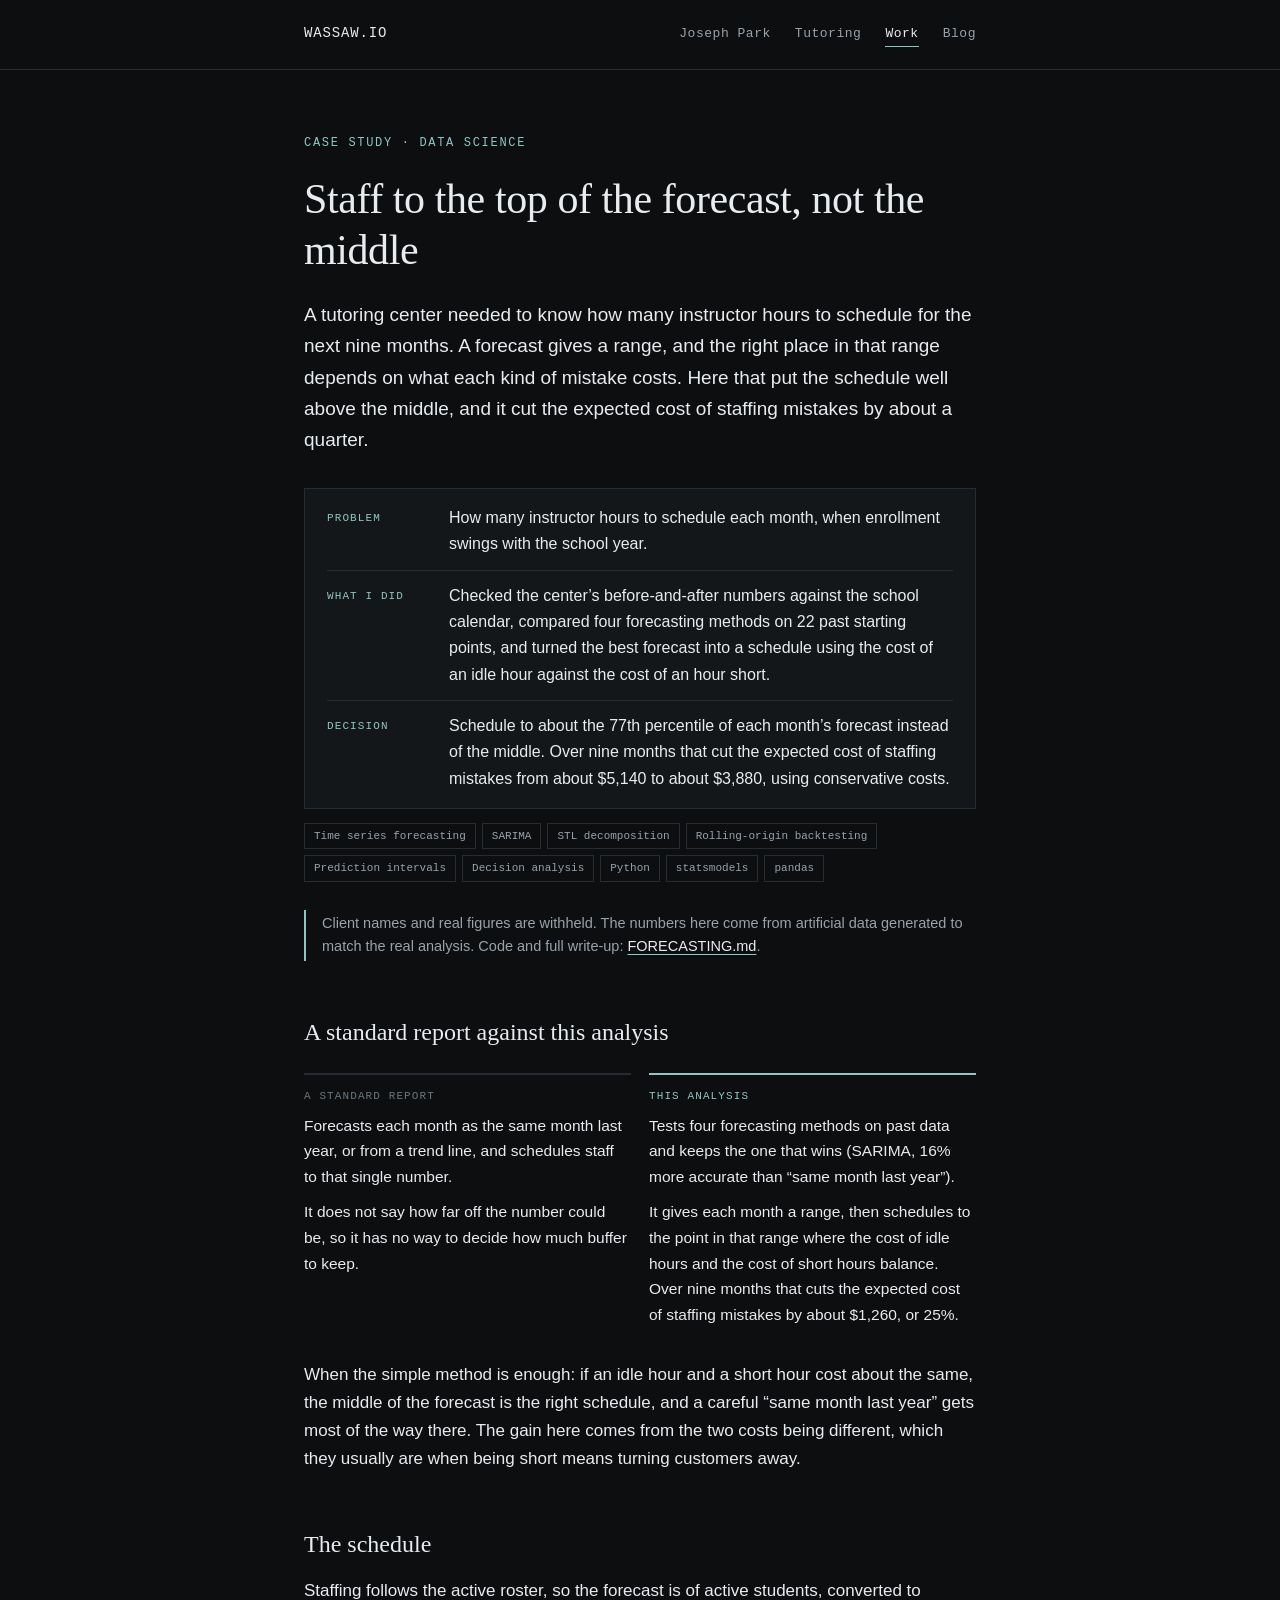
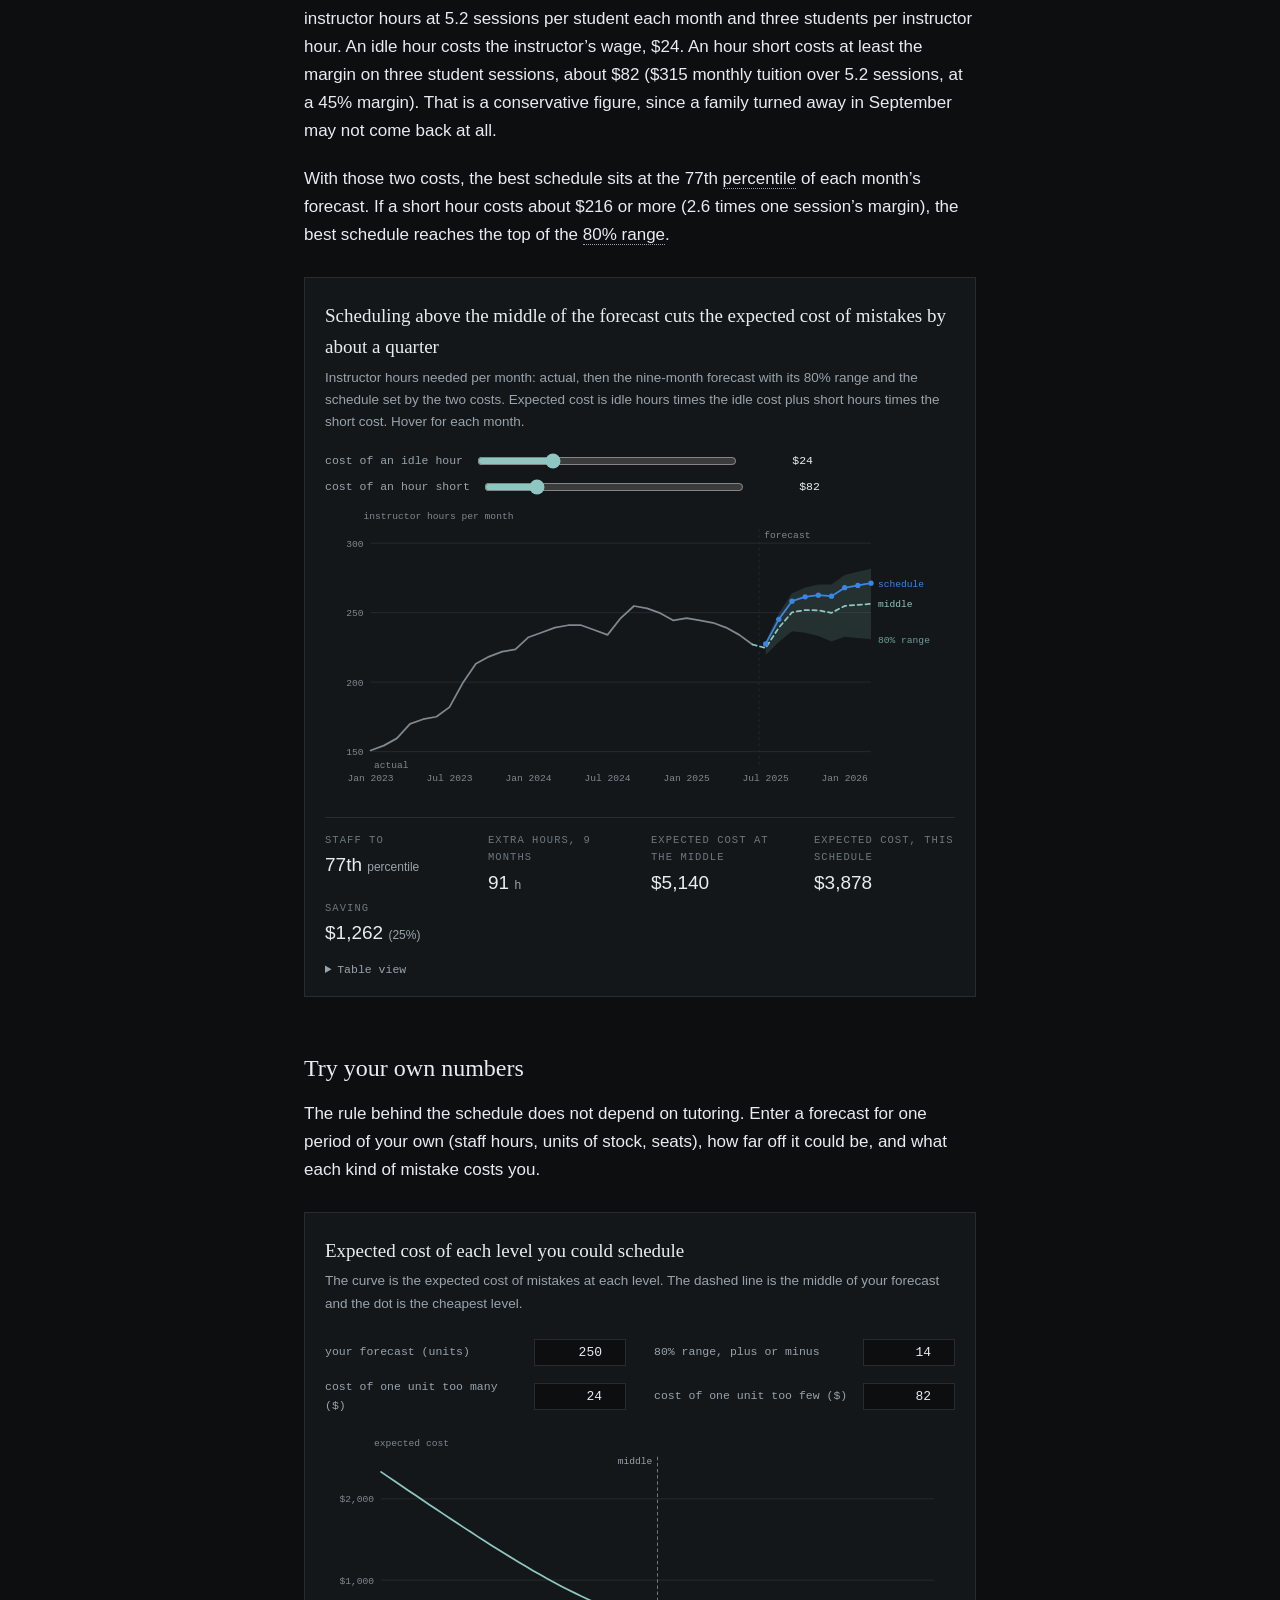
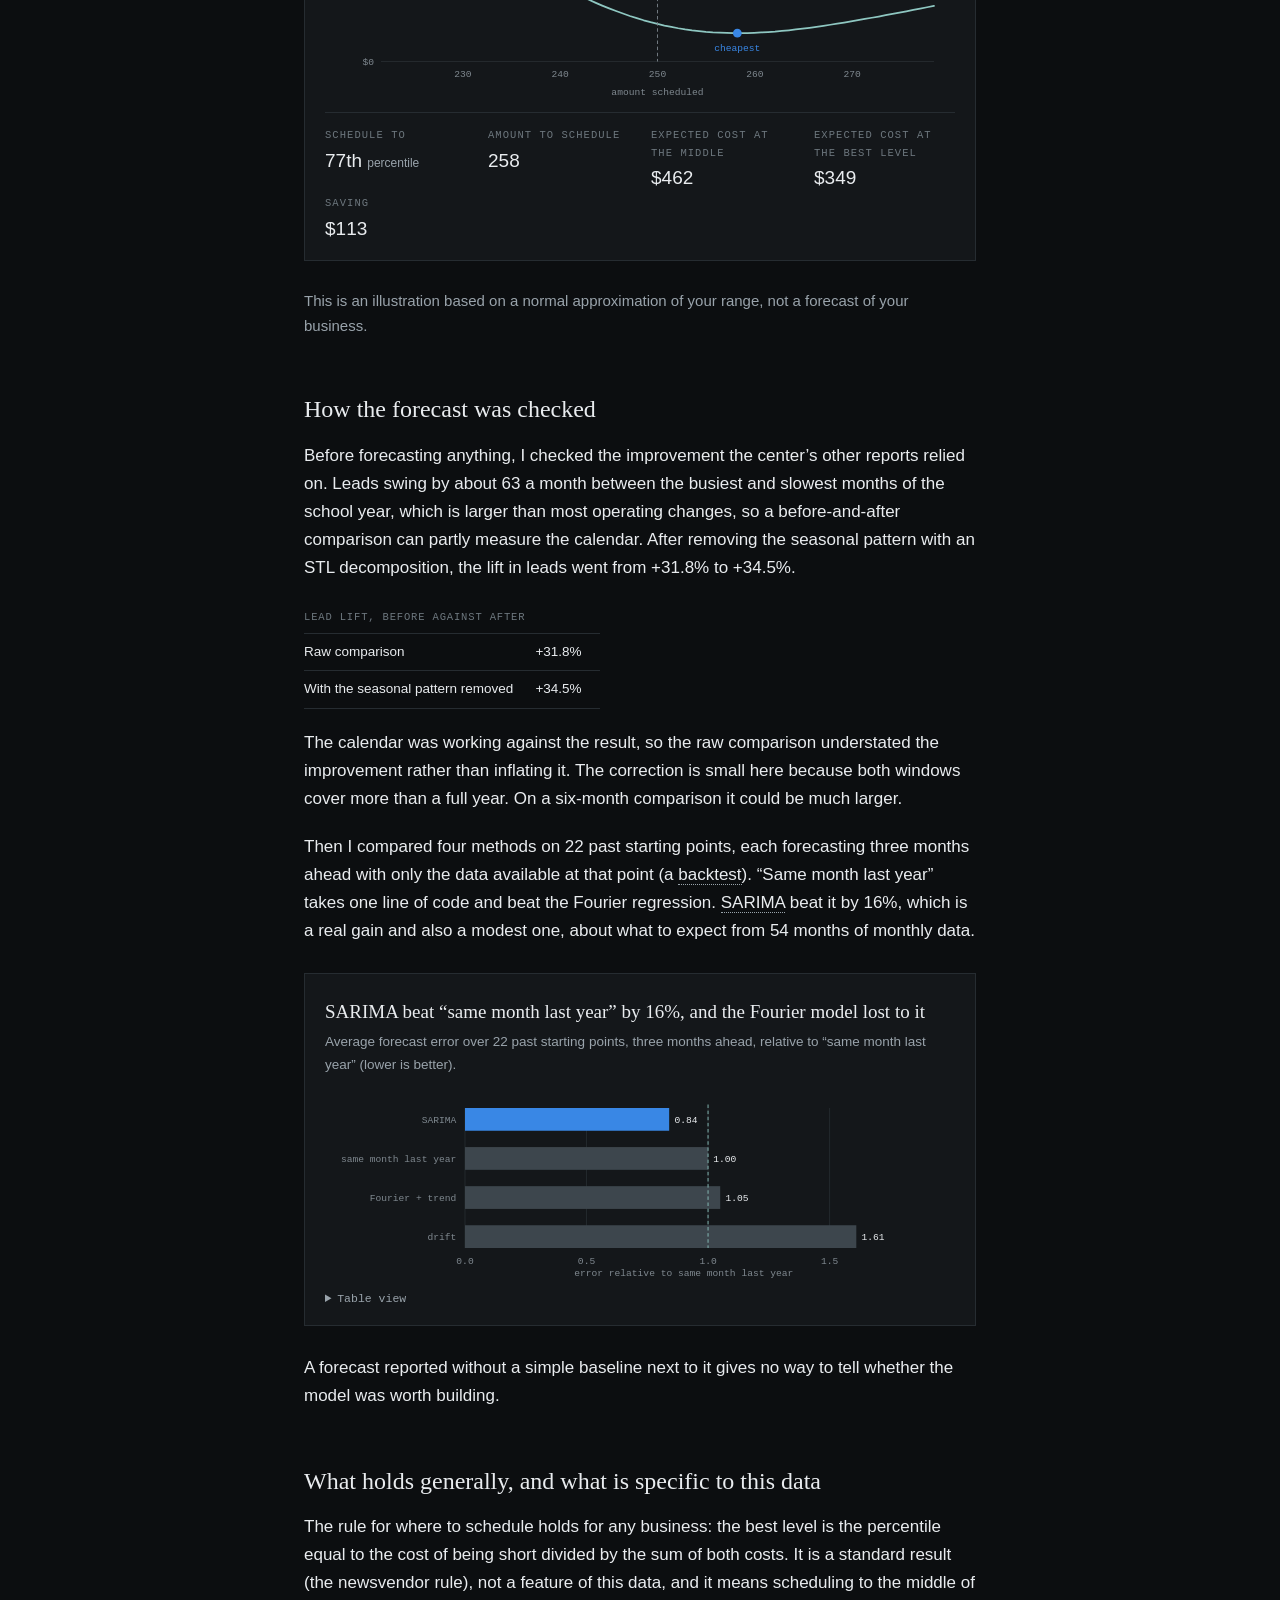
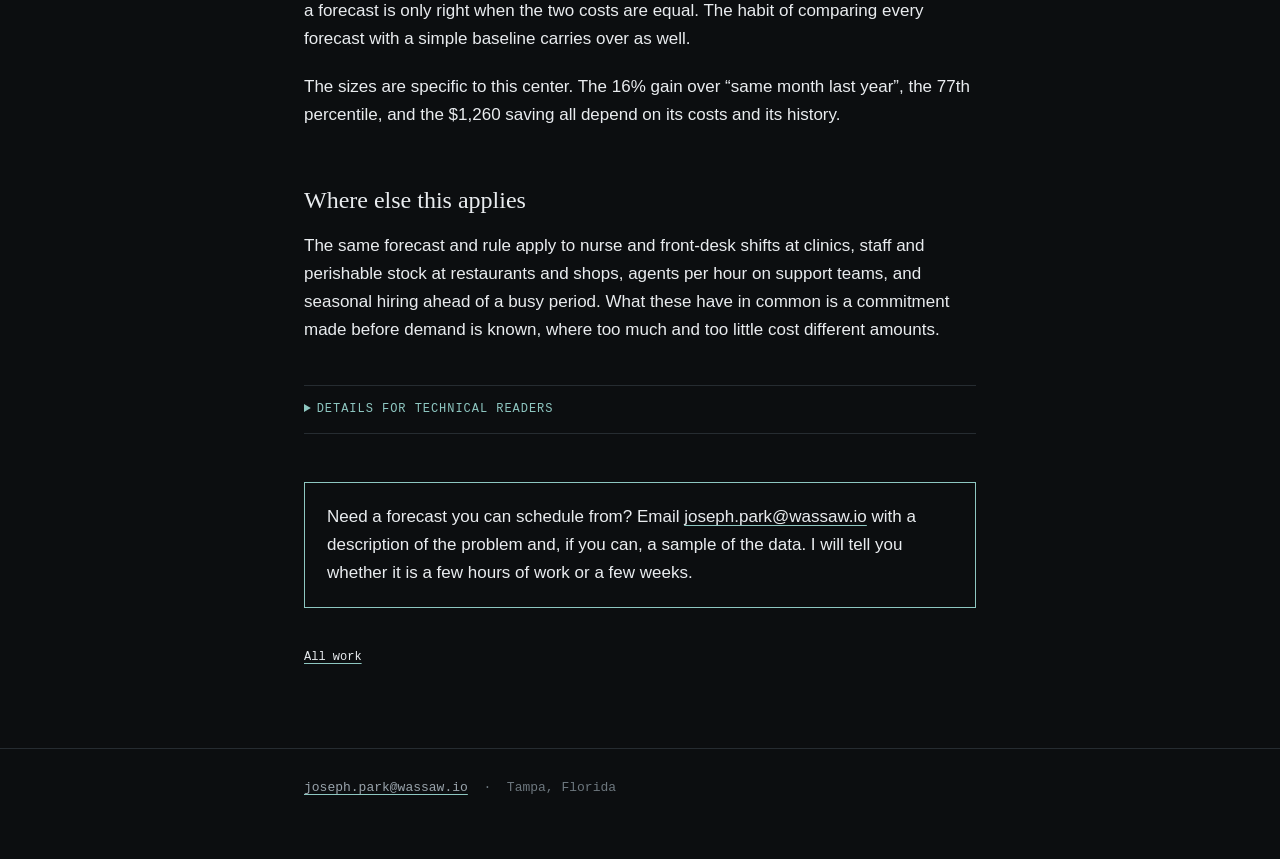
<file: work/staffing-forecast/index.html>
<!doctype html>
<html lang="en">
<head>
<meta charset="utf-8">
<meta name="viewport" content="width=device-width, initial-scale=1">
<title>Staffing forecast · Joseph Park</title>
<meta name="description" content="A staffing forecast case study: backtested SARIMA, prediction intervals, and a scheduling rule that cut the expected cost of staffing mistakes by about a quarter.">
<meta property="og:type" content="article">
<meta property="og:title" content="Staff to the top of the forecast, not the middle">
<meta property="og:description" content="A backtested forecast turned into a staffing schedule. Scheduling at the right point in the forecast range cut the expected cost of staffing mistakes by about a quarter.">
<meta property="og:image" content="https://wassaw.io/work/staffing-forecast/og.png">
<meta property="og:url" content="https://wassaw.io/work/staffing-forecast/">
<meta name="twitter:card" content="summary_large_image">
<link rel="icon" href="data:image/svg+xml,%3Csvg xmlns='http://www.w3.org/2000/svg' viewBox='0 0 32 32'%3E%3Crect width='32' height='32' fill='%230c0e10'/%3E%3Ctext x='16' y='23' font-size='20' fill='%238ec7c1' text-anchor='middle' font-family='serif'%3E%E2%88%AB%3C/text%3E%3C/svg%3E">
<link rel="stylesheet" href="/style.css">
<link rel="stylesheet" href="/viz.css">
</head>
<body>

<header>
  <div class="wrap">
    <a class="brand" href="/">WASSAW.IO</a>
    <nav>
      <a href="/">Joseph Park</a>
      <a href="/tutoring/">Tutoring</a>
      <a class="here" href="/work/">Work</a>
      <a href="/Blog/">Blog</a>
    </nav>
  </div>
</header>

<main class="wrap">

  <p class="label">Case study · Data science</p>
  <h1>Staff to the top of the forecast, not the middle</h1>

  <p class="lede">A tutoring center needed to know how many instructor hours to schedule for the next nine months.  A forecast gives a range, and the right place in that range depends on what each kind of mistake costs.  Here that put the schedule well above the middle, and it cut the expected cost of staffing mistakes by about a quarter.</p>

  <div class="summary">
    <p><span class="k">Problem</span><span class="v">How many instructor hours to schedule each month, when enrollment swings with the school year.</span></p>
    <p><span class="k">What I did</span><span class="v">Checked the center’s before-and-after numbers against the school calendar, compared four forecasting methods on 22 past starting points, and turned the best forecast into a schedule using the cost of an idle hour against the cost of an hour short.</span></p>
    <p><span class="k">Decision</span><span class="v">Schedule to about the 77th percentile of each month’s forecast instead of the middle.  Over nine months that cut the expected cost of staffing mistakes from about $5,140 to about $3,880, using conservative costs.</span></p>
  </div>
  <ul class="skills">
    <li>Time series forecasting</li><li>SARIMA</li><li>STL decomposition</li><li>Rolling-origin backtesting</li><li>Prediction intervals</li><li>Decision analysis</li><li>Python</li><li>statsmodels</li><li>pandas</li>
  </ul>

  <p class="notice">Client names and real figures are withheld.  The numbers here come from artificial data generated to match the real analysis.  Code and full write-up: <a href="https://github.com/Wassaw-io/tutoring-center-analytics/blob/main/FORECASTING.md">FORECASTING.md</a>.</p>

  <!-- ============================================================= -->
  <h2>A standard report against this analysis</h2>

  <div class="compare">
    <div>
      <p class="k">A standard report</p>
      <p>Forecasts each month as the same month last year, or from a trend line, and schedules staff to that single number.</p>
      <p>It does not say how far off the number could be, so it has no way to decide how much buffer to keep.</p>
    </div>
    <div class="ours">
      <p class="k">This analysis</p>
      <p>Tests four forecasting methods on past data and keeps the one that wins (SARIMA, 16% more accurate than “same month last year”).</p>
      <p>It gives each month a range, then schedules to the point in that range where the cost of idle hours and the cost of short hours balance.  Over nine months that cuts the expected cost of staffing mistakes by about $1,260, or 25%.</p>
    </div>
  </div>

  <p>When the simple method is enough: if an idle hour and a short hour cost about the same, the middle of the forecast is the right schedule, and a careful “same month last year” gets most of the way there.  The gain here comes from the two costs being different, which they usually are when being short means turning customers away.</p>

  <!-- ============================================================= -->
  <h2>The schedule</h2>

  <p>Staffing follows the active roster, so the forecast is of active students, converted to instructor hours at 5.2 sessions per student each month and three students per instructor hour.  An idle hour costs the instructor’s wage, $24.  An hour short costs at least the margin on three student sessions, about $82 ($315 monthly tuition over 5.2 sessions, at a 45% margin).  That is a conservative figure, since a family turned away in September may not come back at all.</p>

  <p>With those two costs, the best schedule sits at the 77th <dfn tabindex="0" data-def="The level that demand stays under that share of the time. The 77th percentile is exceeded about 23% of the time.">percentile</dfn> of each month’s forecast.  If a short hour costs about $216 or more (2.6 times one session’s margin), the best schedule reaches the top of the <dfn tabindex="0" data-def="The forecast puts the true value inside this range about 8 times out of 10.">80% range</dfn>.</p>

  <div class="viz" id="v1">
    <h3>Scheduling above the middle of the forecast cuts the expected cost of mistakes by about a quarter</h3>
    <p class="sub">Instructor hours needed per month: actual, then the nine-month forecast with its 80% range and the schedule set by the two costs.  Expected cost is idle hours times the idle cost plus short hours times the short cost.  Hover for each month.</p>
    <div class="slider"><label for="co">cost of an idle hour</label><input type="range" id="co" min="10" max="60" step="1" value="24"><span class="val" id="co-v"></span></div>
    <div class="slider"><label for="cs">cost of an hour short</label><input type="range" id="cs" min="10" max="400" step="1" value="82"><span class="val" id="cs-v"></span></div>
    <svg id="v1-svg" viewBox="0 0 720 340" role="img" aria-label="Instructor hours: actual history, forecast with an 80 percent range, and a schedule above the middle of the range."></svg>
    <div class="readout" id="v1-out"></div>
    <details class="tablefall">
      <summary>Table view</summary>
      <table class="data" id="v1-table"></table>
    </details>
  </div>

  <!-- ============================================================= -->
  <h2>Try your own numbers</h2>

  <p>The rule behind the schedule does not depend on tutoring.  Enter a forecast for one period of your own (staff hours, units of stock, seats), how far off it could be, and what each kind of mistake costs you.</p>

  <div class="viz" id="v3">
    <h3>Expected cost of each level you could schedule</h3>
    <p class="sub">The curve is the expected cost of mistakes at each level.  The dashed line is the middle of your forecast and the dot is the cheapest level.</p>
    <div class="calc">
      <label for="c-mu">your forecast (units) <input type="number" id="c-mu" value="250" min="1"></label>
      <label for="c-half">80% range, plus or minus <input type="number" id="c-half" value="14" min="0.1" step="any"></label>
      <label for="c-co">cost of one unit too many ($) <input type="number" id="c-co" value="24" min="0.01" step="any"></label>
      <label for="c-cs">cost of one unit too few ($) <input type="number" id="c-cs" value="82" min="0.01" step="any"></label>
    </div>
    <svg id="v3-svg" viewBox="0 0 720 300" role="img" aria-label="Expected cost against the amount scheduled, with the cheapest level marked above the middle of the forecast."></svg>
    <div class="readout" id="v3-out"></div>
  </div>

  <p class="note">This is an illustration based on a normal approximation of your range, not a forecast of your business.</p>

  <!-- ============================================================= -->
  <h2>How the forecast was checked</h2>

  <p>Before forecasting anything, I checked the improvement the center’s other reports relied on.  Leads swing by about 63 a month between the busiest and slowest months of the school year, which is larger than most operating changes, so a before-and-after comparison can partly measure the calendar.  After removing the seasonal pattern with an STL decomposition, the lift in leads went from +31.8% to +34.5%.</p>

  <table class="data">
    <tr><th>Lead lift, before against after</th><th></th></tr>
    <tr><td>Raw comparison</td><td class="num">+31.8%</td></tr>
    <tr><td>With the seasonal pattern removed</td><td class="num">+34.5%</td></tr>
  </table>

  <p style="margin-top:20px">The calendar was working against the result, so the raw comparison understated the improvement rather than inflating it.  The correction is small here because both windows cover more than a full year.  On a six-month comparison it could be much larger.</p>

  <p>Then I compared four methods on 22 past starting points, each forecasting three months ahead with only the data available at that point (a <dfn tabindex="0" data-def="Testing a forecasting method on past data it was not allowed to see, the way it would have been used at the time.">backtest</dfn>).  “Same month last year” takes one line of code and beat the Fourier regression.  <dfn tabindex="0" data-def="A standard time series model that captures recent momentum and a yearly pattern.">SARIMA</dfn> beat it by 16%, which is a real gain and also a modest one, about what to expect from 54 months of monthly data.</p>

  <div class="viz" id="v2">
    <h3>SARIMA beat “same month last year” by 16%, and the Fourier model lost to it</h3>
    <p class="sub">Average forecast error over 22 past starting points, three months ahead, relative to “same month last year” (lower is better).</p>
    <svg id="v2-svg" viewBox="0 0 720 210" role="img" aria-label="Relative error: SARIMA 0.84, same month last year 1.00, Fourier plus trend 1.05, drift 1.61."></svg>
    <details class="tablefall">
      <summary>Table view</summary>
      <table class="data" id="v2-table"></table>
    </details>
  </div>

  <p>A forecast reported without a simple baseline next to it gives no way to tell whether the model was worth building.</p>

  <!-- ============================================================= -->
  <h2>What holds generally, and what is specific to this data</h2>

  <p>The rule for where to schedule holds for any business: the best level is the percentile equal to the cost of being short divided by the sum of both costs.  It is a standard result (the newsvendor rule), not a feature of this data, and it means scheduling to the middle of a forecast is only right when the two costs are equal.  The habit of comparing every forecast with a simple baseline carries over as well.</p>

  <p>The sizes are specific to this center.  The 16% gain over “same month last year”, the 77th percentile, and the $1,260 saving all depend on its costs and its history.</p>

  <h2>Where else this applies</h2>

  <p>The same forecast and rule apply to nurse and front-desk shifts at clinics, staff and perishable stock at restaurants and shops, agents per hour on support teams, and seasonal hiring ahead of a busy period.  What these have in common is a commitment made before demand is known, where too much and too little cost different amounts.</p>

  <!-- ============================================================= -->
  <details class="tech">
    <summary>Details for technical readers</summary>

    <p><strong>Forecast.</strong>  SARIMA(1,0,1)(1,1,0)[12] fitted to 54 months of active students, with an 80% interval.  Hours are students × 5.2 ÷ 3.</p>

    <p><strong>Backtest.</strong>  Rolling origin, 22 origins, three-month horizon, at least 30 months of training data, scored on monthly new enrollments.  MAE and RMSE are in the table under the chart above.</p>

    <p><strong>Seasonality check.</strong>  STL with a 12-month period and a robust fit, so that one unusual enrollment season does not bend the seasonal component around itself.</p>

    <p><strong>Decision rule.</strong>  Let <i>D</i> be the hours needed in a month, <i>s</i> the hours scheduled, <i>c</i><sub>o</sub> the cost of an idle hour, and <i>c</i><sub>s</sub> the cost of an hour short.  The expected cost is</p>
    <p class="math"><i>C</i>(<i>s</i>) = <i>c</i><sub>o</sub> E[(<i>s</i> − <i>D</i>)<sup>+</sup>] + <i>c</i><sub>s</sub> E[(<i>D</i> − <i>s</i>)<sup>+</sup>]</p>
    <p>Setting its derivative to zero gives <i>c</i><sub>o</sub><i>F</i>(<i>s</i>) − <i>c</i><sub>s</sub>(1 − <i>F</i>(<i>s</i>)) = 0, so the best schedule satisfies</p>
    <p class="math"><i>F</i>(<i>s</i>*) = <i>c</i><sub>s</sub> / (<i>c</i><sub>s</sub> + <i>c</i><sub>o</sub>)</p>
    <p>With <i>D</i> approximately normal with mean μ and standard deviation σ (the 80% half-width divided by 1.2816), and <i>z</i> = (<i>s</i> − μ)/σ, the expected hours short and idle are</p>
    <p class="math">E[(<i>D</i> − <i>s</i>)<sup>+</sup>] = σ[φ(<i>z</i>) − <i>z</i>(1 − Φ(<i>z</i>))] &nbsp;&nbsp; E[(<i>s</i> − <i>D</i>)<sup>+</sup>] = σ[φ(<i>z</i>) + <i>z</i>Φ(<i>z</i>)]</p>

    <p><strong>Caveats.</strong>  Each month is treated on its own, with no carry-over of staff between months.  SARIMA’s intervals assume the model is correct, and intervals from a model fitted to 54 months are often too narrow in practice.  A wider range moves the best schedule further above the middle, not below it.</p>
  </details>

  <div class="cta">
    <p>Need a forecast you can schedule from?  Email <a href="mailto:joseph.park@wassaw.io">joseph.park@wassaw.io</a> with a description of the problem and, if you can, a sample of the data.  I will tell you whether it is a few hours of work or a few weeks.</p>
  </div>

  <p class="back"><a href="/work/">All work</a></p>

</main>

<footer>
  <div class="wrap">
    <a href="mailto:joseph.park@wassaw.io">joseph.park@wassaw.io</a> &nbsp;·&nbsp; Tampa, Florida
  </div>
</footer>

<script src="/chart.js"></script>
<script>
const D = {"start":"2021-01","hist":[159.5,162.9,164.7,164.7,161.2,157.7,154.3,161.2,168.1,168.1,166.4,161.2,162.9,162.9,161.2,161.2,157.7,152.5,149.1,154.3,157.7,156.0,154.3,149.1,150.8,154.3,159.5,169.9,173.3,175.1,182.0,199.3,213.2,218.4,221.9,223.6,232.3,235.7,239.2,240.9,240.9,237.5,234.0,246.1,254.8,253.1,249.6,244.4,246.1,244.4,242.7,239.2,234.0,227.1],"fcMonths":["2025-07","2025-08","2025-09","2025-10","2025-11","2025-12","2026-01","2026-02","2026-03"],"mu":[224.53,239.12,250.25,251.83,251.69,249.81,254.86,255.59,256.32],"sd":[3.864,8.037,10.654,12.716,14.463,15.998,17.377,18.637,19.8],"bt":[["seasonal naive",3.74,5.2,1.0],["drift",6.04,7.48,1.61],["Fourier + trend",3.91,4.59,1.05],["SARIMA",3.13,4.4,0.84]]};
const $ = id => document.getElementById(id);
const MON = ["Jan","Feb","Mar","Apr","May","Jun","Jul","Aug","Sep","Oct","Nov","Dec"];
const t0 = (() => { const [y, m] = D.start.split("-").map(Number); return y * 12 + m - 1; })();
const monthLabel = i => MON[(t0 + i) % 12] + " " + Math.floor((t0 + i) / 12);
const nH = D.hist.length, nF = D.mu.length, H0 = 24, Z80 = 1.2816;
const sum = a => a.reduce((s, v) => s + v, 0);

// Expected short and idle amounts for a normal demand, and their cost.
function costs(mu, sd, s, co, cs) {
  const z = (s - mu) / sd, f = V.N.pdf(z), F = V.N.cdf(z);
  const short = sd * (f - z * (1 - F)), idle = sd * (f + z * F);
  return { short, idle, cost: co * idle + cs * short };
}

/* ---------- v1: the schedule ---------- */
(() => {
  const svg = $("v1-svg"), W = 720, H = 340, m = { l: 52, r: 96, t: 30, b: 40 };
  const last = nH + nF - 1;
  const x = V.scale(H0, last, m.l, W - m.r), y = V.scale(140, 310, H - m.b, m.t);
  let hoverI = null;

  function plan() {
    const co = +$("co").value, cs = +$("cs").value, p = cs / (cs + co), z = V.N.inv(p);
    const rows = D.mu.map((mu, i) => {
      const sd = D.sd[i], s = mu + z * sd;
      return { mu, sd, s, a: costs(mu, sd, mu, co, cs), b: costs(mu, sd, s, co, cs) };
    });
    return { co, cs, p, rows };
  }

  function draw() {
    const P = plan();
    $("co-v").textContent = "$" + P.co; $("cs-v").textContent = "$" + P.cs;
    V.frame(svg, { W, H, m, x, y, yt: [150, 200, 250, 300],
      xt: [24, 30, 36, 42, 48, 54, 60].map(i => ({ v: i, label: monthLabel(i) })),
      ylab: "instructor hours per month" });
    const xs = D.mu.map((_, i) => nH + i);
    const lo = D.mu.map((v, i) => v - Z80 * D.sd[i]), hi = D.mu.map((v, i) => v + Z80 * D.sd[i]);
    svg.appendChild(V.el("path", { d: V.band(xs, lo, hi, x, y), fill: "#8ec7c1", opacity: 0.14 }));
    svg.appendChild(V.el("line", { class: "axis", x1: x(nH - 0.5), x2: x(nH - 0.5), y1: m.t, y2: H - m.b, "stroke-dasharray": "3 4" }));
    svg.appendChild(V.el("text", { class: "axis-text", x: x(nH - 0.5) + 6, y: m.t + 10 }, "forecast"));
    svg.appendChild(V.el("path", { class: "series", d: V.line(D.hist.map((v, i) => [i, v]).slice(H0), x, y), stroke: "#7f888f" }));
    svg.appendChild(V.el("text", { class: "mark-label", x: x(H0) + 4, y: y(D.hist[H0]) + 20, fill: "#7f888f" }, "actual"));
    const mid = [[nH - 1, D.hist[nH - 1]]].concat(xs.map((v, i) => [v, D.mu[i]]));
    svg.appendChild(V.el("path", { class: "series", d: V.line(mid, x, y), stroke: "#8ec7c1", "stroke-dasharray": "5 4" }));
    const sch = xs.map((v, i) => [v, P.rows[i].s]);
    svg.appendChild(V.el("path", { class: "series", d: V.line(sch, x, y), stroke: "var(--s1)", "stroke-width": 2.5 }));
    sch.forEach(p => svg.appendChild(V.el("circle", { cx: x(p[0]), cy: y(p[1]), r: 3, fill: "var(--s1)" })));

    // End labels, pushed apart so they never overlap.
    const labs = [
      { t: "schedule", y: y(P.rows[nF - 1].s), c: "var(--s1)" },
      { t: "middle", y: y(D.mu[nF - 1]), c: "#8ec7c1" },
      { t: "80% range", y: y(lo[nF - 1]), c: "#6d9e99" }
    ].sort((a, b) => a.y - b.y);
    for (let i = 1; i < labs.length; i++) if (labs[i].y - labs[i - 1].y < 14) labs[i].y = labs[i - 1].y + 14;
    labs.forEach(l => svg.appendChild(V.el("text", { class: "mark-label", x: x(last) + 8, y: l.y + 4, fill: l.c }, l.t)));

    if (hoverI !== null) {
      const i = hoverI;
      svg.appendChild(V.el("line", { class: "axis", x1: x(i), x2: x(i), y1: m.t, y2: H - m.b, stroke: "#4a545b" }));
      let lines, yy;
      if (i < nH) { lines = [monthLabel(i), "needed: " + D.hist[i].toFixed(0) + " h"]; yy = y(D.hist[i]); }
      else { const k = i - nH, r = P.rows[k];
        lines = [monthLabel(i), "middle: " + r.mu.toFixed(0) + " h",
          "80% range: " + lo[k].toFixed(0) + "–" + hi[k].toFixed(0) + " h", "schedule: " + r.s.toFixed(0) + " h"];
        yy = y(r.s); }
      V.tip(svg, x(i), Math.max(m.t + 40, Math.min(H - m.b - 40, yy)), lines, W);
    }

    const ca = sum(P.rows.map(r => r.a.cost)), cb = sum(P.rows.map(r => r.b.cost));
    V.readout($("v1-out"), [
      ["Staff to", V.ord(Math.round(P.p * 100)) + " <small>percentile</small>"],
      ["Extra hours, 9 months", Math.round(sum(P.rows.map(r => r.s - r.mu))) + " <small>h</small>"],
      ["Expected cost at the middle", V.usd(ca)],
      ["Expected cost, this schedule", V.usd(cb)],
      ["Saving", V.usd(ca - cb) + " <small>(" + V.pct((ca - cb) / ca) + ")</small>"]
    ]);
    V.table($("v1-table"), ["Month", "Middle (h)", "80% range (h)", "Schedule (h)", "Expected h short", "Expected h idle"],
      P.rows.map((r, k) => [monthLabel(nH + k), r.mu.toFixed(0), lo[k].toFixed(0) + "–" + hi[k].toFixed(0),
        r.s.toFixed(0), r.b.short.toFixed(1), r.b.idle.toFixed(1)]));
  }

  V.hover(svg, W, px => {
    hoverI = px === null ? null : Math.max(H0, Math.min(last, Math.round(x.inv(px))));
    draw();
  });
  $("co").addEventListener("input", draw); $("cs").addEventListener("input", draw);
  draw();
})();

/* ---------- v2: backtest ---------- */
(() => {
  const svg = $("v2-svg"), W = 720, H = 210, m = { l: 160, r: 60, t: 16, b: 34 };
  const names = { "SARIMA": "SARIMA", "seasonal naive": "same month last year", "Fourier + trend": "Fourier + trend", "drift": "drift" };
  const rows = D.bt.slice().sort((a, b) => a[3] - b[3]);
  const x = V.scale(0, 1.8, m.l, W - m.r), bh = 26, gap = (H - m.t - m.b - rows.length * bh) / (rows.length - 1);
  [0, 0.5, 1, 1.5].forEach(v => {
    svg.appendChild(V.el("line", { class: "gridline", x1: x(v), x2: x(v), y1: m.t, y2: H - m.b }));
    svg.appendChild(V.el("text", { class: "axis-text", x: x(v), y: H - m.b + 18, "text-anchor": "middle" }, v.toFixed(1)));
  });
  rows.forEach((r, i) => {
    const yy = m.t + i * (bh + gap);
    svg.appendChild(V.el("text", { class: "axis-text", x: m.l - 10, y: yy + bh / 2 + 4, "text-anchor": "end" }, names[r[0]]));
    svg.appendChild(V.el("rect", { x: x(0), y: yy, width: x(r[3]) - x(0), height: bh,
      fill: r[0] === "SARIMA" ? "var(--s1)" : "#3d464d" }));
    svg.appendChild(V.el("text", { class: "mark-label", x: x(r[3]) + 6, y: yy + bh / 2 + 4, fill: "#e9ecef" }, r[3].toFixed(2)));
  });
  svg.appendChild(V.el("line", { x1: x(1), x2: x(1), y1: m.t - 4, y2: H - m.b, stroke: "#8ec7c1", "stroke-dasharray": "4 3" }));
  svg.appendChild(V.el("text", { class: "axis-text", x: (m.l + W - m.r) / 2, y: H - 2, "text-anchor": "middle" }, "error relative to same month last year"));
  V.table($("v2-table"), ["Method", "MAE", "RMSE", "Relative error"],
    rows.map(r => [names[r[0]], r[1].toFixed(2), r[2].toFixed(2), r[3].toFixed(2)]));
})();

/* ---------- v3: your own numbers ---------- */
(() => {
  const svg = $("v3-svg"), W = 720, H = 300, m = { l: 64, r: 24, t: 26, b: 40 };
  function draw() {
    const mu = +$("c-mu").value, half = +$("c-half").value, co = +$("c-co").value, cs = +$("c-cs").value;
    if (!(mu > 0 && half > 0 && co > 0 && cs > 0)) {
      V.readout($("v3-out"), [["Check the inputs", "<small>all four need to be above zero</small>"]]); return;
    }
    const sd = half / Z80, p = cs / (cs + co), sBest = mu + V.N.inv(p) * sd;
    const s0 = mu - 2.6 * sd, s1 = mu + 2.6 * sd, n = 80;
    const pts = Array.from({ length: n + 1 }, (_, i) => { const s = s0 + (s1 - s0) * i / n; return [s, costs(mu, sd, s, co, cs).cost]; });
    const ymax = Math.max(...pts.map(p => p[1]));
    const x = V.scale(s0, s1, m.l, W - m.r), y = V.scale(0, ymax * 1.08, H - m.b, m.t);
    const yt = V.ticks(0, ymax * 1.05, 4), xt = V.ticks(s0, s1, 6);
    V.frame(svg, { W, H, m, x, y, yt, yfmt: v => V.usd(v), xt: xt.map(v => ({ v, label: +v.toFixed(2) })),
      xlab: "amount scheduled", ylab: "expected cost" });
    svg.appendChild(V.el("path", { class: "series", d: V.line(pts, x, y), stroke: "#8ec7c1" }));
    const cMid = costs(mu, sd, mu, co, cs).cost, cBest = costs(mu, sd, sBest, co, cs).cost;
    svg.appendChild(V.el("line", { x1: x(mu), x2: x(mu), y1: m.t, y2: H - m.b, stroke: "#7f888f", "stroke-dasharray": "4 3" }));
    svg.appendChild(V.el("text", { class: "mark-label", x: x(mu) + (sBest >= mu ? -6 : 6), y: m.t + 8,
      "text-anchor": sBest >= mu ? "end" : "start", fill: "#99a3ab" }, "middle"));
    svg.appendChild(V.el("circle", { cx: x(sBest), cy: y(cBest), r: 5, fill: "var(--s1)" }));
    svg.appendChild(V.el("text", { class: "mark-label", x: x(sBest), y: y(cBest) + 20, "text-anchor": "middle", fill: "var(--s1)" }, "cheapest"));
    const fmt = v => Math.abs(v) >= 100 ? v.toFixed(0) : v.toFixed(1);
    V.readout($("v3-out"), [
      ["Schedule to", V.ord(Math.round(p * 100)) + " <small>percentile</small>"],
      ["Amount to schedule", fmt(sBest)],
      ["Expected cost at the middle", V.usd(cMid)],
      ["Expected cost at the best level", V.usd(cBest)],
      ["Saving", V.usd(cMid - cBest)]
    ]);
  }
  ["c-mu", "c-half", "c-co", "c-cs"].forEach(id => $(id).addEventListener("input", draw));
  draw();
})();
</script>
</body>
</html>
</file>
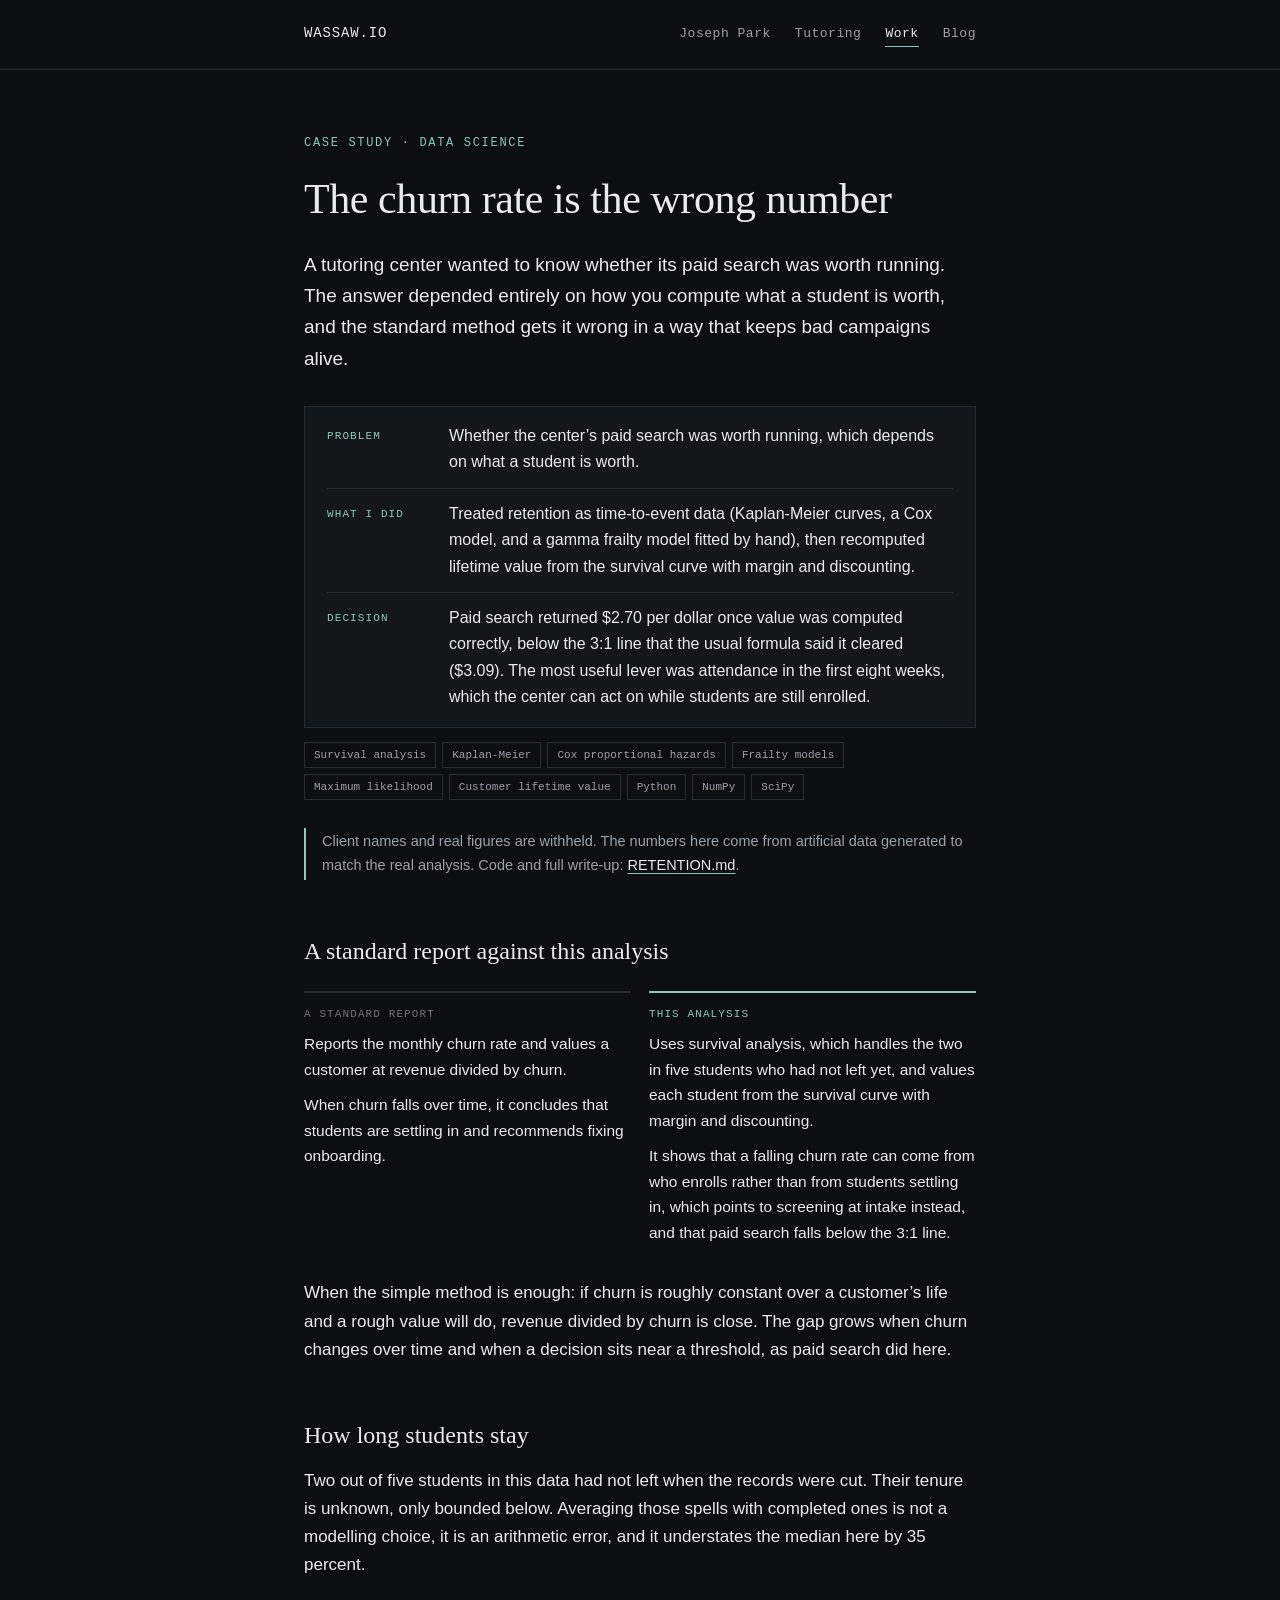
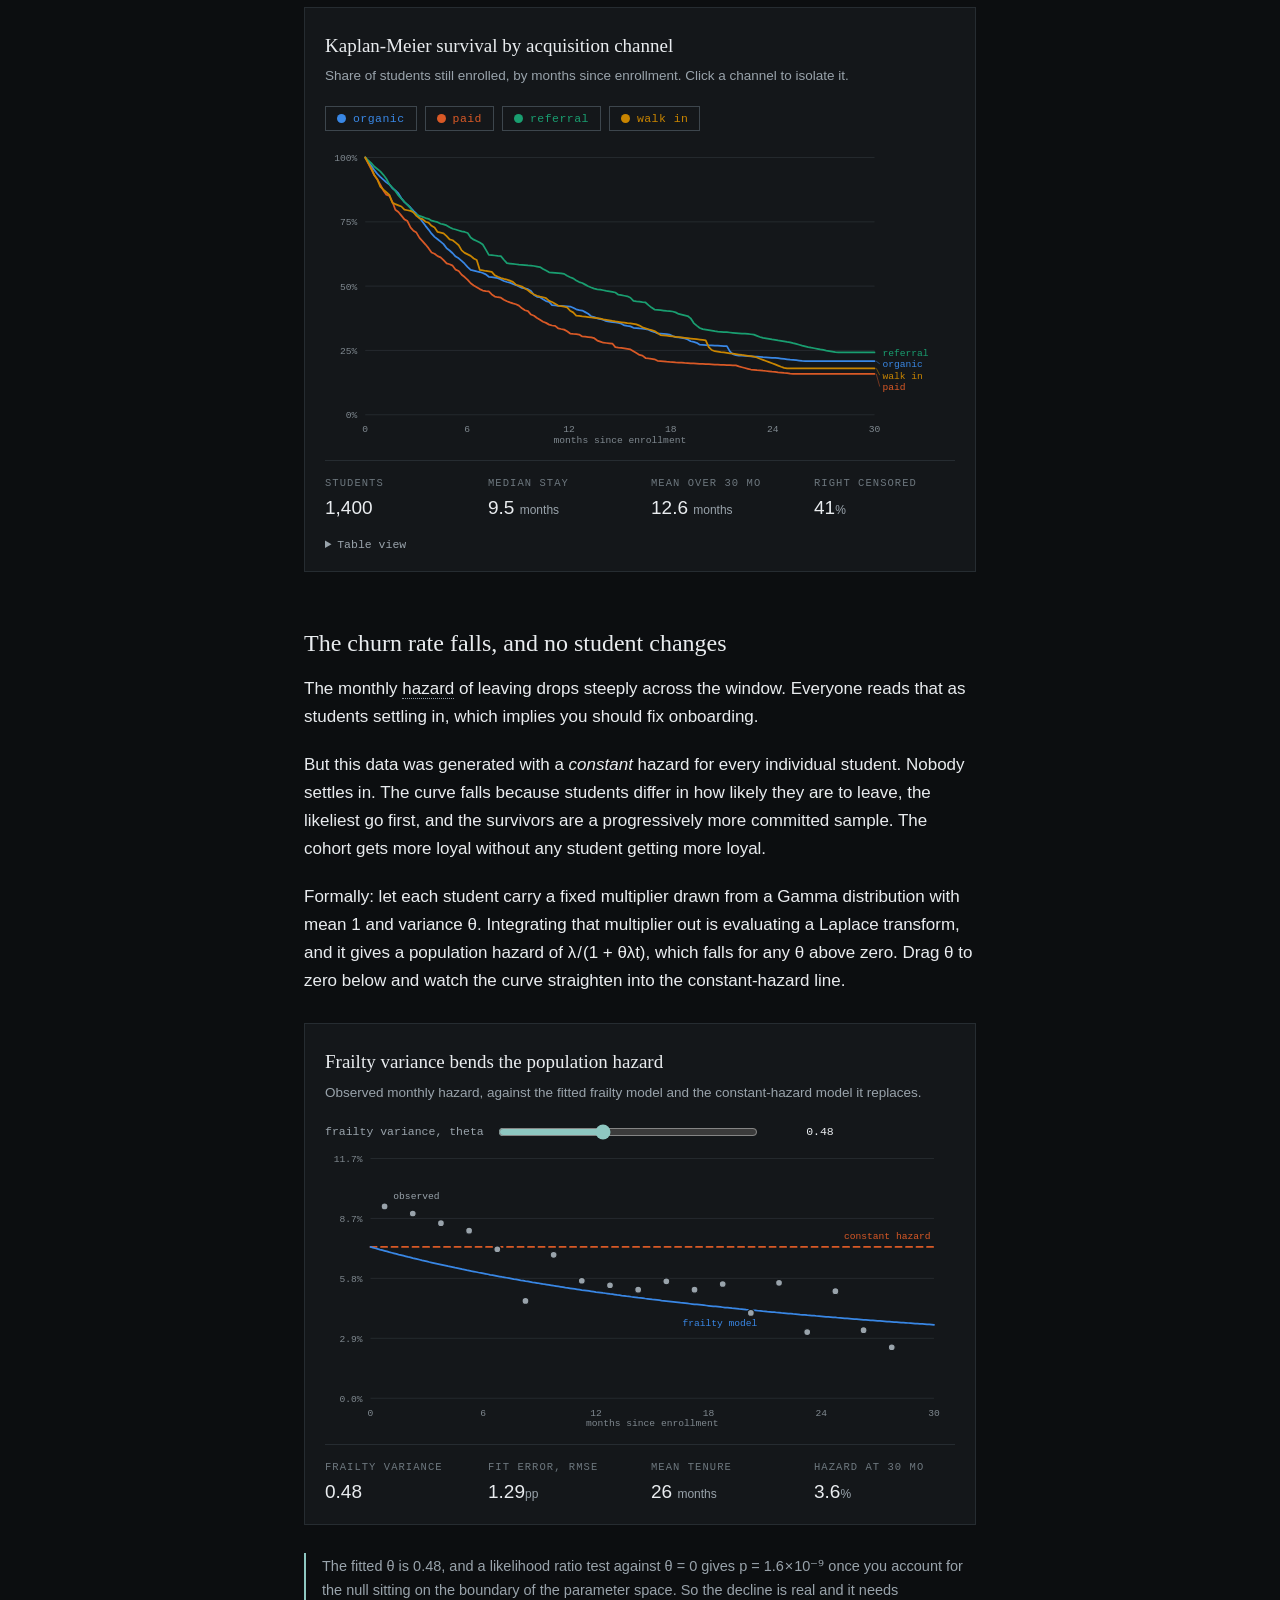
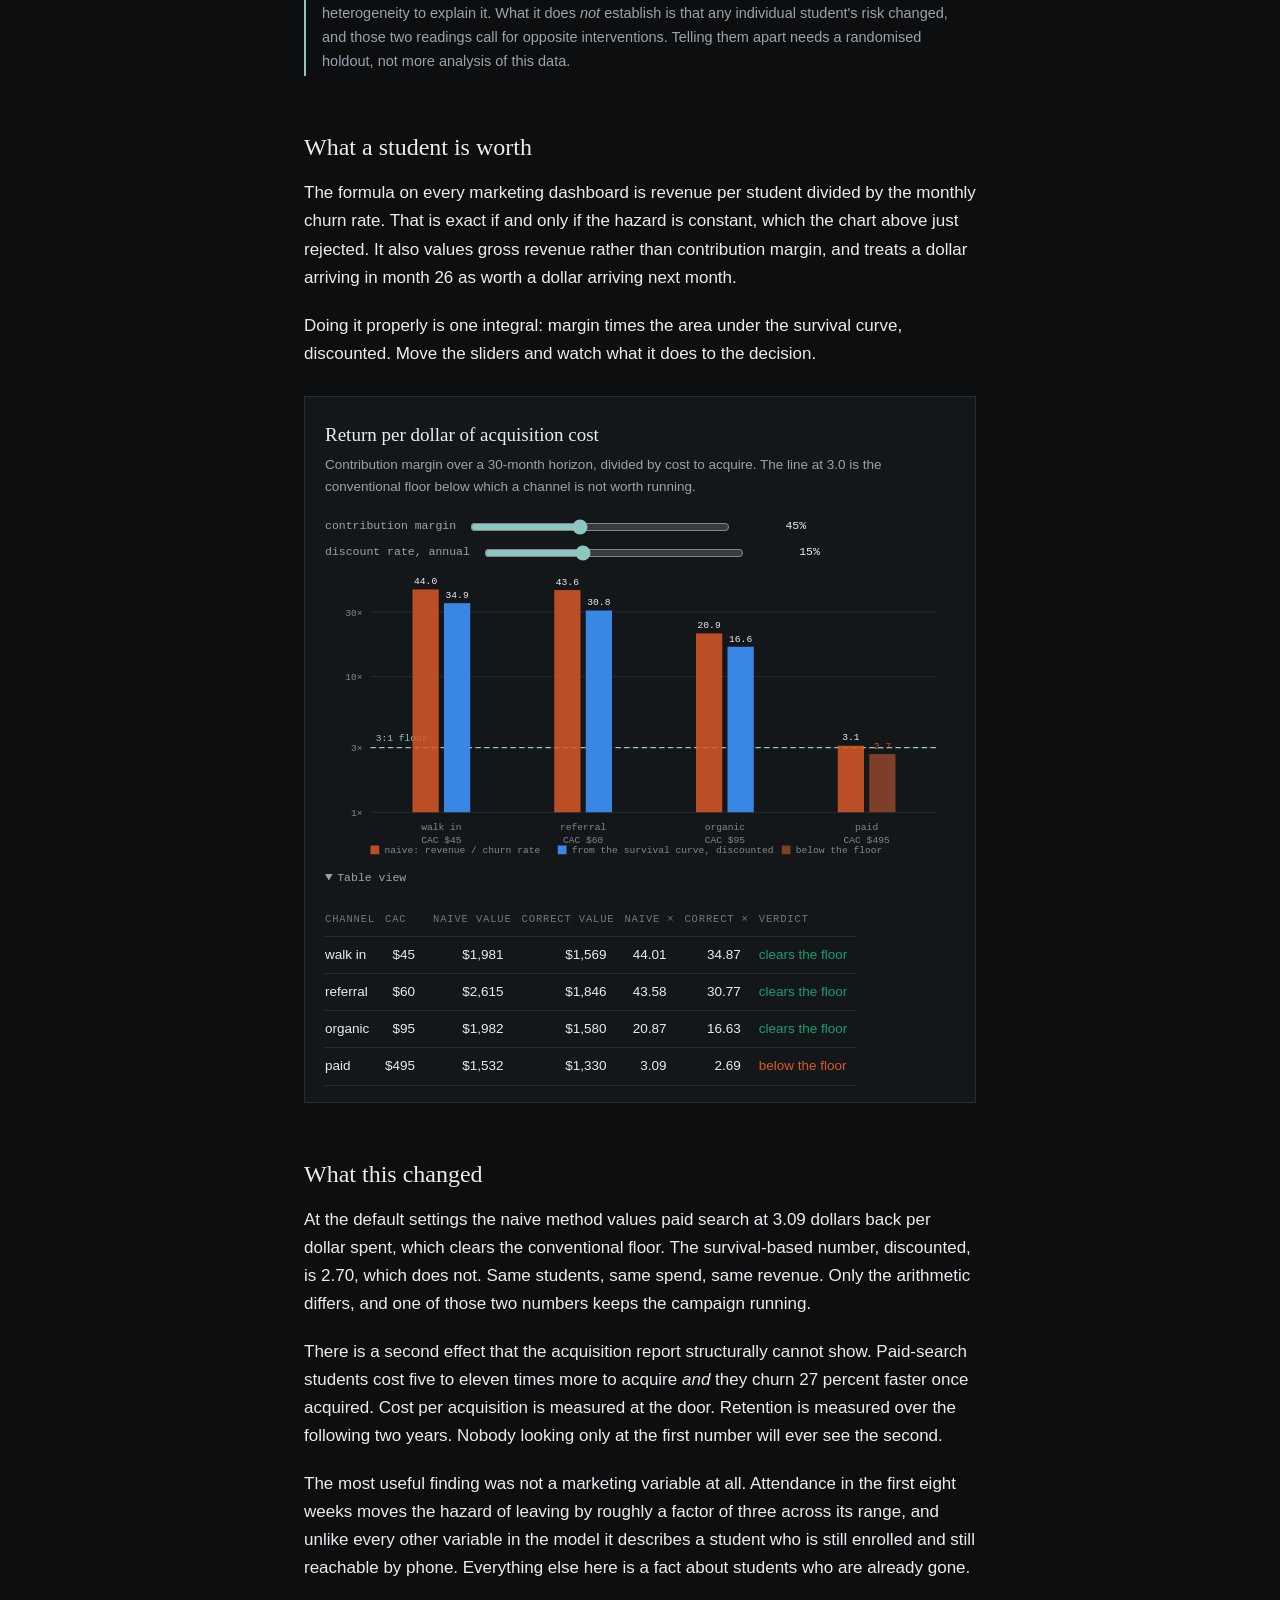
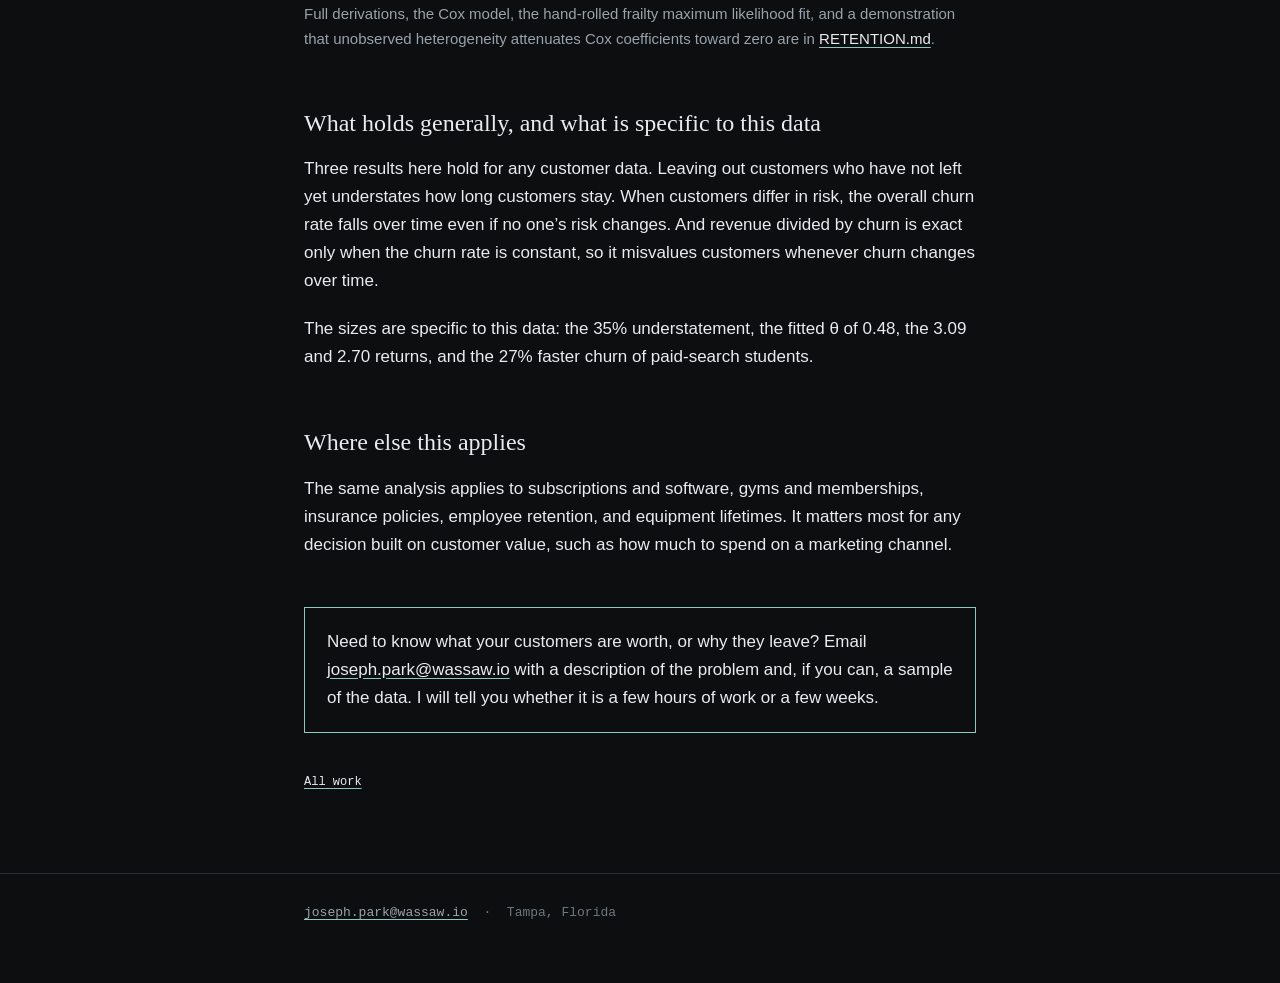
<file: work/tutoring-retention/index.html>
<!doctype html>
<html lang="en">
<head>
<meta charset="utf-8">
<meta name="viewport" content="width=device-width, initial-scale=1">
<title>Retention case study · Joseph Park</title>
<meta name="description" content="Student retention as a time-to-event problem: Kaplan-Meier survival, gamma frailty, and lifetime value recomputed off the survival curve. Interactive.">
<meta property="og:type" content="article">
<meta property="og:title" content="The churn rate is the wrong number">
<meta property="og:description" content="Survival analysis on customer retention: why the churn rate falls when no customer changes, and lifetime value recomputed from the survival curve. Paid search fell below the 3:1 return line.">
<meta property="og:image" content="https://wassaw.io/work/tutoring-retention/og.png">
<meta property="og:url" content="https://wassaw.io/work/tutoring-retention/">
<meta name="twitter:card" content="summary_large_image">
<link rel="icon" href="data:image/svg+xml,%3Csvg xmlns='http://www.w3.org/2000/svg' viewBox='0 0 32 32'%3E%3Crect width='32' height='32' fill='%230c0e10'/%3E%3Ctext x='16' y='23' font-size='20' fill='%238ec7c1' text-anchor='middle' font-family='serif'%3E%E2%88%AB%3C/text%3E%3C/svg%3E">
<link rel="stylesheet" href="/style.css">
<link rel="stylesheet" href="/viz.css">
<style>
/* ---- chart system ----------------------------------------------------
   Series colours are the dark-mode steps of a validated categorical set.
   Checked against this page's surface: worst adjacent pair separates by
   deltaE 8.4 under protanopia, and every series is also directly labelled,
   so identity never rests on colour alone. */
.viz {
  --s1: #3987e5;  /* organic  */
  --s2: #d95926;  /* paid     */
  --s3: #199e70;  /* referral */
  --s4: #c98500;  /* walk in  */
  --vsurface: #14171a;
  background: var(--vsurface);
  border: 1px solid var(--border);
  padding: 22px 20px 16px;
  margin: 28px 0;
}
.viz h3 { font-family: var(--serif); font-weight: 400; font-size: 19px; margin: 0 0 4px; }
.viz .sub { color: var(--muted); font-size: 13.5px; margin: 0 0 18px; }
.viz svg { display: block; width: 100%; height: auto; overflow: visible; }
.axis, .gridline { stroke: #262c31; stroke-width: 1; }
.axis-text { fill: #7f888f; font-family: var(--mono); font-size: 11px; }
.series { fill: none; stroke-width: 2; stroke-linejoin: round; stroke-linecap: round; }
.series.dim { opacity: 0.16; }
.mark-label { font-family: var(--mono); font-size: 11px; }

.controls { display: flex; flex-wrap: wrap; gap: 8px; margin: 0 0 16px; }
.chip {
  font-family: var(--mono); font-size: 11.5px; letter-spacing: .04em;
  background: transparent; color: var(--muted);
  border: 1px solid var(--border); padding: 5px 11px; cursor: pointer;
  display: inline-flex; align-items: center; gap: 7px;
}
.chip:hover { color: var(--text); }
.chip .dot { width: 9px; height: 9px; border-radius: 50%; background: currentColor; }
.chip[aria-pressed="true"] { color: var(--text); border-color: #3d464d; }
.chip[aria-pressed="false"] .dot { opacity: .25; }

.readout { display: grid; gap: 2px 22px; grid-template-columns: repeat(auto-fit, minmax(128px, 1fr)); margin-top: 16px; border-top: 1px solid var(--border); padding-top: 14px; }
.readout .k { font-family: var(--mono); font-size: 10.5px; letter-spacing: .1em; text-transform: uppercase; color: #6d777e; }
.readout .v { font-size: 19px; color: var(--text); font-variant-numeric: tabular-nums; }
.readout .v small { font-size: 12px; color: var(--muted); }

.slider { display: flex; align-items: center; gap: 12px; margin: 6px 0; font-family: var(--mono); font-size: 11.5px; color: var(--muted); }
.slider input[type=range] { flex: 1 1 140px; accent-color: #8ec7c1; max-width: 260px; }
.slider .val { color: var(--text); min-width: 62px; text-align: right; font-variant-numeric: tabular-nums; }

.tip { font-family: var(--mono); font-size: 11px; }
.tip rect { fill: #0c0e10; stroke: #3d464d; }
.tip text { fill: #e9ecef; }

table.data { width: 100%; border-collapse: collapse; margin-top: 16px; font-size: 13.5px; }
table.data th, table.data td { text-align: left; padding: 7px 10px 7px 0; border-bottom: 1px solid var(--border); }
table.data th { font-family: var(--mono); font-size: 10.5px; letter-spacing: .08em; text-transform: uppercase; color: #6d777e; font-weight: 400; }
table.data td { font-variant-numeric: tabular-nums; }
table.data td.num { text-align: right; padding-right: 18px; }
.fail { color: #d95926; }
.pass { color: #199e70; }

details.tablefall { margin-top: 12px; }
details.tablefall summary { font-family: var(--mono); font-size: 11.5px; color: var(--muted); cursor: pointer; }
.notice { border-left: 2px solid var(--accent); padding: 2px 0 2px 16px; color: var(--muted); font-size: 14.5px; margin: 28px 0; }
</style>
</head>
<body>

<header>
  <div class="wrap">
    <a class="brand" href="/">WASSAW.IO</a>
    <nav>
      <a href="/">Joseph Park</a>
      <a href="/tutoring/">Tutoring</a>
      <a class="here" href="/work/">Work</a>
      <a href="/Blog/">Blog</a>
    </nav>
  </div>
</header>

<main class="wrap">

  <p class="label">Case study · Data science</p>
  <h1>The churn rate is the wrong number</h1>

  <p class="lede">A tutoring center wanted to know whether its paid search was worth
  running. The answer depended entirely on how you compute what a student is worth,
  and the standard method gets it wrong in a way that keeps bad campaigns alive.</p>

  <div class="summary">
    <p><span class="k">Problem</span><span class="v">Whether the center’s paid search was worth running, which depends on what a student is worth.</span></p>
    <p><span class="k">What I did</span><span class="v">Treated retention as time-to-event data (Kaplan-Meier curves, a Cox model, and a gamma frailty model fitted by hand), then recomputed lifetime value from the survival curve with margin and discounting.</span></p>
    <p><span class="k">Decision</span><span class="v">Paid search returned $2.70 per dollar once value was computed correctly, below the 3:1 line that the usual formula said it cleared ($3.09).  The most useful lever was attendance in the first eight weeks, which the center can act on while students are still enrolled.</span></p>
  </div>
  <ul class="skills">
    <li>Survival analysis</li><li>Kaplan-Meier</li><li>Cox proportional hazards</li><li>Frailty models</li><li>Maximum likelihood</li><li>Customer lifetime value</li><li>Python</li><li>NumPy</li><li>SciPy</li>
  </ul>

  <p class="notice">Client names and real figures are withheld.  The numbers here come from artificial data generated to match the real analysis.  Code and full write-up: <a href="https://github.com/Wassaw-io/tutoring-center-analytics/blob/main/RETENTION.md">RETENTION.md</a>.</p>

  <h2>A standard report against this analysis</h2>

  <div class="compare">
    <div>
      <p class="k">A standard report</p>
      <p>Reports the monthly churn rate and values a customer at revenue divided by churn.</p>
      <p>When churn falls over time, it concludes that students are settling in and recommends fixing onboarding.</p>
    </div>
    <div class="ours">
      <p class="k">This analysis</p>
      <p>Uses survival analysis, which handles the two in five students who had not left yet, and values each student from the survival curve with margin and discounting.</p>
      <p>It shows that a falling churn rate can come from who enrolls rather than from students settling in, which points to screening at intake instead, and that paid search falls below the 3:1 line.</p>
    </div>
  </div>

  <p>When the simple method is enough: if churn is roughly constant over a customer’s life and a rough value will do, revenue divided by churn is close.  The gap grows when churn changes over time and when a decision sits near a threshold, as paid search did here.</p>

  <!-- ============================================================= -->
  <h2>How long students stay</h2>

  <p>Two out of five students in this data had not left when the records were cut.
  Their tenure is unknown, only bounded below. Averaging those spells with completed
  ones is not a modelling choice, it is an arithmetic error, and it understates the
  median here by 35 percent.</p>

  <div class="viz" id="v1">
    <h3>Kaplan-Meier survival by acquisition channel</h3>
    <p class="sub">Share of students still enrolled, by months since enrollment. Click a channel to isolate it.</p>
    <div class="controls" id="v1-chips"></div>
    <svg id="v1-svg" viewBox="0 0 720 340" role="img"
         aria-label="Survival curves by acquisition channel. Referred students retain longest, paid-search students shortest."></svg>
    <div class="readout" id="v1-out"></div>
    <details class="tablefall">
      <summary>Table view</summary>
      <table class="data" id="v1-table"></table>
    </details>
  </div>

  <!-- ============================================================= -->
  <h2>The churn rate falls, and no student changes</h2>

  <p>The monthly <dfn tabindex="0" data-def="The chance that a student who is still enrolled at the start of a month leaves during that month.">hazard</dfn> of leaving drops steeply across the window. Everyone reads
  that as students settling in, which implies you should fix onboarding.</p>

  <p>But this data was generated with a <em>constant</em> hazard for every individual
  student. Nobody settles in. The curve falls because students differ in how likely
  they are to leave, the likeliest go first, and the survivors are a progressively
  more committed sample. The cohort gets more loyal without any student getting more
  loyal.</p>

  <p>Formally: let each student carry a fixed multiplier drawn from a Gamma
  distribution with mean 1 and variance θ. Integrating that multiplier out is
  evaluating a Laplace transform, and it gives a population hazard of
  λ&#8202;/&#8202;(1&nbsp;+&nbsp;θλt), which falls for any θ above zero. Drag θ to
  zero below and watch the curve straighten into the constant-hazard line.</p>

  <div class="viz" id="v2">
    <h3>Frailty variance bends the population hazard</h3>
    <p class="sub">Observed monthly hazard, against the fitted frailty model and the constant-hazard model it replaces.</p>
    <div class="slider">
      <label for="theta">frailty variance, theta</label>
      <input type="range" id="theta" min="0" max="1.2" step="0.01" value="0.48">
      <span class="val" id="theta-val">0.48</span>
    </div>
    <svg id="v2-svg" viewBox="0 0 720 320" role="img"
         aria-label="Observed monthly hazard falls from about 9 percent to under 3 percent, tracked by the gamma frailty curve and not by the flat exponential line."></svg>
    <div class="readout" id="v2-out"></div>
  </div>

  <p class="notice">The fitted θ is 0.48, and a likelihood ratio test against θ&nbsp;=&nbsp;0
  gives p&nbsp;=&nbsp;1.6&#8202;×&#8202;10⁻⁹ once you account for the null sitting on the
  boundary of the parameter space. So the decline is real and it needs heterogeneity to
  explain it. What it does <em>not</em> establish is that any individual student's risk
  changed, and those two readings call for opposite interventions. Telling them apart
  needs a randomised holdout, not more analysis of this data.</p>

  <!-- ============================================================= -->
  <h2>What a student is worth</h2>

  <p>The formula on every marketing dashboard is revenue per student divided by the
  monthly churn rate. That is exact if and only if the hazard is constant, which the
  chart above just rejected. It also values gross revenue rather than contribution
  margin, and treats a dollar arriving in month 26 as worth a dollar arriving next
  month.</p>

  <p>Doing it properly is one integral: margin times the area under the survival
  curve, discounted. Move the sliders and watch what it does to the decision.</p>

  <div class="viz" id="v3">
    <h3>Return per dollar of acquisition cost</h3>
    <p class="sub">Contribution margin over a 30-month horizon, divided by cost to acquire. The line at 3.0 is the conventional floor below which a channel is not worth running.</p>
    <div class="slider">
      <label for="margin">contribution margin</label>
      <input type="range" id="margin" min="0.2" max="0.8" step="0.01" value="0.45">
      <span class="val" id="margin-val">45%</span>
    </div>
    <div class="slider">
      <label for="disc">discount rate, annual</label>
      <input type="range" id="disc" min="0" max="0.4" step="0.01" value="0.15">
      <span class="val" id="disc-val">15%</span>
    </div>
    <svg id="v3-svg" viewBox="0 0 720 330" role="img"
         aria-label="Return per dollar of acquisition cost by channel. Paid search sits near the 3 to 1 threshold and falls below it once the survival curve and discounting are used."></svg>
    <details class="tablefall" open>
      <summary>Table view</summary>
      <table class="data" id="v3-table"></table>
    </details>
  </div>

  <h2>What this changed</h2>

  <p>At the default settings the naive method values paid search at 3.09 dollars back
  per dollar spent, which clears the conventional floor. The survival-based number,
  discounted, is 2.70, which does not. Same students, same spend, same revenue. Only
  the arithmetic differs, and one of those two numbers keeps the campaign running.</p>

  <p>There is a second effect that the acquisition report structurally cannot show.
  Paid-search students cost five to eleven times more to acquire <em>and</em> they
  churn 27 percent faster once acquired. Cost per acquisition is measured at the
  door. Retention is measured over the following two years. Nobody looking only at
  the first number will ever see the second.</p>

  <p>The most useful finding was not a marketing variable at all. Attendance in the
  first eight weeks moves the hazard of leaving by roughly a factor of three across
  its range, and unlike every other variable in the model it describes a student who
  is still enrolled and still reachable by phone. Everything else here is a fact
  about students who are already gone.</p>

  <p class="note">Full derivations, the Cox model, the hand-rolled frailty maximum
  likelihood fit, and a demonstration that unobserved heterogeneity attenuates Cox
  coefficients toward zero are in
  <a href="https://github.com/Wassaw-io/tutoring-center-analytics/blob/main/RETENTION.md">RETENTION.md</a>.</p>

  <!-- ============================================================= -->
  <h2>What holds generally, and what is specific to this data</h2>

  <p>Three results here hold for any customer data.  Leaving out customers who have not left yet understates how long customers stay.  When customers differ in risk, the overall churn rate falls over time even if no one’s risk changes.  And revenue divided by churn is exact only when the churn rate is constant, so it misvalues customers whenever churn changes over time.</p>

  <p>The sizes are specific to this data: the 35% understatement, the fitted θ of 0.48, the 3.09 and 2.70 returns, and the 27% faster churn of paid-search students.</p>

  <h2>Where else this applies</h2>

  <p>The same analysis applies to subscriptions and software, gyms and memberships, insurance policies, employee retention, and equipment lifetimes.  It matters most for any decision built on customer value, such as how much to spend on a marketing channel.</p>

  <div class="cta">
    <p>Need to know what your customers are worth, or why they leave?  Email <a href="mailto:joseph.park@wassaw.io">joseph.park@wassaw.io</a> with a description of the problem and, if you can, a sample of the data.  I will tell you whether it is a few hours of work or a few weeks.</p>
  </div>

  <p class="back"><a href="/work/">All work</a></p>

</main>

<footer>
  <div class="wrap">
    <a href="mailto:joseph.park@wassaw.io">joseph.park@wassaw.io</a> &nbsp;·&nbsp; Tampa, Florida
  </div>
</footer>

<script>
const D = {"horizon":30.0,"n_points":170,"tuition":315.0,"margin":0.45,"discount":0.15,"channels":{"organic":{"surv":[1.0,0.984,0.9681,0.9512,0.9363,0.9244,0.9141,0.9033,0.8948,0.8806,0.8718,0.8603,0.842,0.8266,0.8171,0.8057,0.7928,0.7818,0.7657,0.7505,0.7344,0.7198,0.7037,0.6916,0.6824,0.6729,0.6631,0.647,0.6385,0.6279,0.615,0.6083,0.5979,0.587,0.5737,0.5629,0.5603,0.5571,0.5548,0.551,0.5457,0.5364,0.5347,0.5329,0.5309,0.5262,0.52,0.5159,0.5135,0.508,0.5041,0.4984,0.4933,0.4914,0.488,0.4814,0.4654,0.4586,0.4568,0.4488,0.4418,0.4386,0.4267,0.4247,0.4234,0.4228,0.4221,0.4214,0.4207,0.4161,0.4098,0.4066,0.405,0.399,0.3926,0.3827,0.3791,0.3749,0.372,0.3686,0.3638,0.3614,0.3602,0.359,0.3571,0.3537,0.3474,0.3451,0.3435,0.3382,0.337,0.3358,0.3346,0.3328,0.3309,0.3244,0.3215,0.3164,0.3154,0.3143,0.3133,0.3116,0.3062,0.3019,0.3004,0.2988,0.2965,0.293,0.2856,0.2831,0.2797,0.272,0.2714,0.2708,0.2702,0.2696,0.2689,0.2683,0.2677,0.2671,0.2665,0.2462,0.2354,0.2321,0.2303,0.2295,0.2287,0.2279,0.2271,0.2263,0.2255,0.2247,0.2239,0.2231,0.2223,0.2215,0.2207,0.2196,0.2183,0.217,0.2157,0.2144,0.2131,0.2118,0.2105,0.2092,0.208,0.208,0.208,0.208,0.208,0.208,0.208,0.208,0.208,0.208,0.208,0.208,0.208,0.208,0.208,0.208,0.208,0.208,0.208,0.208,0.208,0.208,0.208,0.208],"n":534,"cac":95,"pooled_churn":0.07151},"paid":{"surv":[1.0,0.9772,0.9544,0.931,0.9151,0.8946,0.872,0.8555,0.8511,0.828,0.7969,0.7882,0.7743,0.7594,0.753,0.7287,0.7154,0.708,0.6879,0.675,0.6616,0.6476,0.6309,0.6258,0.6165,0.6119,0.6013,0.5884,0.585,0.5795,0.5641,0.5588,0.5443,0.5353,0.5246,0.5111,0.5026,0.4958,0.4883,0.4825,0.4807,0.4792,0.4678,0.4596,0.4567,0.4552,0.4473,0.441,0.4366,0.4326,0.4296,0.4243,0.4136,0.406,0.4029,0.3896,0.3847,0.3757,0.3692,0.3616,0.3572,0.3502,0.3469,0.3453,0.3362,0.3333,0.3309,0.3245,0.3156,0.3144,0.3132,0.312,0.3045,0.3033,0.302,0.3008,0.2975,0.2883,0.2842,0.28,0.279,0.278,0.277,0.2628,0.2613,0.2598,0.2583,0.256,0.2536,0.2466,0.2398,0.2325,0.23,0.2204,0.2188,0.2173,0.2158,0.2099,0.2088,0.2077,0.2066,0.2055,0.2047,0.2039,0.2031,0.2023,0.2015,0.2007,0.1999,0.1992,0.1986,0.198,0.1975,0.197,0.1965,0.1959,0.1954,0.1949,0.1943,0.1938,0.1933,0.1927,0.1922,0.1917,0.1882,0.1846,0.1815,0.1785,0.176,0.1748,0.1736,0.1724,0.1711,0.1699,0.1687,0.1675,0.1663,0.1651,0.1639,0.1627,0.1615,0.1603,0.1591,0.1587,0.1587,0.1587,0.1587,0.1587,0.1587,0.1587,0.1587,0.1587,0.1587,0.1587,0.1587,0.1587,0.1587,0.1587,0.1587,0.1587,0.1587,0.1587,0.1587,0.1587,0.1587,0.1587,0.1587,0.1587,0.1587,0.1587],"n":436,"cac":495,"pooled_churn":0.09253},"referral":{"surv":[1.0,0.989,0.9781,0.9651,0.9553,0.9461,0.9328,0.9172,0.8951,0.8835,0.8697,0.8528,0.8398,0.8274,0.8155,0.8028,0.7862,0.779,0.7727,0.7693,0.7647,0.7616,0.7545,0.7515,0.7486,0.7424,0.7397,0.736,0.729,0.7232,0.7199,0.7163,0.713,0.7104,0.7065,0.6887,0.6805,0.6753,0.6694,0.6616,0.6419,0.6215,0.6203,0.619,0.6178,0.6165,0.6023,0.589,0.5876,0.5863,0.585,0.5837,0.5826,0.5815,0.5804,0.5793,0.5781,0.5761,0.574,0.5665,0.5605,0.5539,0.5528,0.5517,0.5507,0.5496,0.5476,0.5402,0.5346,0.5304,0.5217,0.5155,0.5122,0.5057,0.4993,0.4946,0.4904,0.4879,0.4859,0.4839,0.4818,0.4796,0.4774,0.4751,0.4665,0.4645,0.4626,0.4606,0.4547,0.4424,0.4409,0.4394,0.4379,0.4363,0.4263,0.4166,0.409,0.4077,0.4065,0.4052,0.4039,0.4027,0.4014,0.3979,0.3919,0.3891,0.3865,0.3838,0.3747,0.3563,0.3467,0.3373,0.333,0.3309,0.3289,0.3269,0.3249,0.3234,0.3225,0.3215,0.3206,0.3196,0.3187,0.3177,0.3168,0.3158,0.3149,0.3139,0.313,0.3111,0.3067,0.3024,0.2987,0.2968,0.2949,0.293,0.2911,0.2892,0.2873,0.2854,0.2835,0.2815,0.2783,0.2751,0.272,0.2688,0.2656,0.2629,0.2607,0.2586,0.2564,0.2542,0.252,0.2498,0.2477,0.2455,0.2433,0.2421,0.2421,0.2421,0.2421,0.2421,0.2421,0.2421,0.2421,0.2421,0.2421,0.2421,0.2421,0.2421],"n":259,"cac":60,"pooled_churn":0.05421},"walk_in":{"surv":[1.0,0.9792,0.9585,0.9324,0.9149,0.8867,0.8747,0.8651,0.8546,0.824,0.8187,0.8141,0.8096,0.7973,0.7948,0.7926,0.7873,0.7732,0.7636,0.7604,0.7505,0.7467,0.7345,0.7279,0.7107,0.7081,0.7055,0.6947,0.6816,0.6783,0.6692,0.659,0.6392,0.6291,0.6233,0.6176,0.6074,0.6017,0.5628,0.5609,0.559,0.5571,0.5552,0.5419,0.5365,0.5317,0.5284,0.5252,0.5215,0.5165,0.5055,0.502,0.4984,0.4906,0.4839,0.474,0.4674,0.4625,0.4596,0.4567,0.453,0.4429,0.4386,0.4313,0.4246,0.4223,0.42,0.4176,0.4043,0.3981,0.3857,0.3842,0.3828,0.3813,0.3799,0.3784,0.377,0.3755,0.3734,0.3712,0.369,0.3669,0.3647,0.3627,0.3611,0.3595,0.3579,0.3562,0.3546,0.353,0.3514,0.3467,0.3403,0.3359,0.3324,0.3288,0.3253,0.3179,0.3099,0.3085,0.3071,0.3058,0.3044,0.303,0.3017,0.3003,0.2989,0.2976,0.2962,0.2949,0.2935,0.2921,0.2908,0.2894,0.2631,0.2517,0.2469,0.2453,0.2437,0.2421,0.2405,0.2389,0.2373,0.2356,0.234,0.2324,0.2308,0.2292,0.2276,0.226,0.2223,0.2178,0.2134,0.2089,0.2044,0.1999,0.1955,0.191,0.1865,0.182,0.1804,0.1804,0.1804,0.1804,0.1804,0.1804,0.1804,0.1804,0.1804,0.1804,0.1804,0.1804,0.1804,0.1804,0.1804,0.1804,0.1804,0.1804,0.1804,0.1804,0.1804,0.1804,0.1804,0.1804,0.1804,0.1804,0.1804,0.1804,0.1804,0.1804],"n":171,"cac":45,"pooled_churn":0.07157}},"overall":{"surv":[1.0,0.9822,0.9645,0.9456,0.9314,0.9153,0.9008,0.8875,0.8769,0.8594,0.8421,0.832,0.8174,0.8029,0.7947,0.7802,0.7671,0.7585,0.7426,0.733,0.7202,0.7101,0.6948,0.6881,0.6786,0.6712,0.6648,0.6514,0.6449,0.6372,0.6261,0.6197,0.6077,0.5999,0.5893,0.5773,0.5707,0.5669,0.5567,0.5518,0.5453,0.5376,0.5343,0.5281,0.5254,0.5232,0.5153,0.5075,0.5049,0.5013,0.4972,0.4932,0.4866,0.4822,0.479,0.4712,0.4619,0.4553,0.4532,0.4454,0.4388,0.4331,0.4276,0.4261,0.4204,0.4194,0.4181,0.4143,0.4076,0.4046,0.3977,0.3945,0.3918,0.3879,0.3843,0.3784,0.376,0.3696,0.3663,0.3636,0.3608,0.3594,0.3587,0.3525,0.348,0.3468,0.3443,0.3417,0.3397,0.3316,0.3292,0.3255,0.3246,0.3184,0.3151,0.3104,0.3074,0.3004,0.2991,0.2986,0.298,0.297,0.2931,0.29,0.2888,0.2877,0.2865,0.2852,0.2796,0.2757,0.2704,0.2663,0.2627,0.2615,0.2589,0.2577,0.2561,0.255,0.2544,0.2538,0.2533,0.2455,0.2412,0.2396,0.2366,0.2352,0.2342,0.2333,0.2319,0.2291,0.227,0.2257,0.2246,0.2238,0.2229,0.2221,0.2212,0.2201,0.2187,0.2172,0.2148,0.2119,0.2086,0.2066,0.2054,0.2041,0.2025,0.1979,0.1972,0.1966,0.1959,0.1953,0.1946,0.194,0.1933,0.1927,0.192,0.1916,0.1916,0.1916,0.1916,0.1916,0.1916,0.1916,0.1916,0.1916,0.1916,0.1916,0.1916,0.1916],"n":1400,"censored":0.407},"hazard":{"lambda":0.08275947326682638,"theta":0.4824982850903316,"exp_lambda":null,"observed":[[0.75,0.09331],[2.25,0.08987],[3.75,0.08516],[5.25,0.08152],[6.75,0.07248],[8.25,0.04733],[9.75,0.06978],[11.25,0.05715],[12.75,0.05496],[14.25,0.05283],[15.75,0.05688],[17.25,0.05284],[18.75,0.05557],[20.25,0.04152],[21.75,0.05615],[23.25,0.03217],[24.75,0.0521],[26.25,0.03311],[27.75,0.02482]],"lambda_bar":0.07362}};

const SVGNS = "http://www.w3.org/2000/svg";
const el = (t, a = {}) => { const n = document.createElementNS(SVGNS, t);
  for (const k in a) n.setAttribute(k, a[k]); return n; };
const fmt$ = v => "$" + Math.round(v).toLocaleString();
const CH = [
  { key: "organic",  label: "organic",  css: "--s1" },
  { key: "paid",     label: "paid",     css: "--s2" },
  { key: "referral", label: "referral", css: "--s3" },
  { key: "walk_in",  label: "walk in",  css: "--s4" },
];
const color = k => getComputedStyle(document.querySelector(".viz"))
  .getPropertyValue(CH.find(c => c.key === k).css).trim();

const H = D.horizon, N = D.n_points;
const tAt = i => i * H / (N - 1);

/* Trapezoid integral of a survival array, optionally discounted. */
function area(surv, disc = 0) {
  const v = Math.pow(1 + disc, -1 / 12), dt = H / (N - 1);
  let s = 0;
  for (let i = 1; i < surv.length; i++) {
    const w = disc ? (Math.pow(v, tAt(i - 1)) + Math.pow(v, tAt(i))) / 2 : 1;
    s += (surv[i - 1] + surv[i]) / 2 * dt * w;
  }
  return s;
}
function medianOf(surv) {
  for (let i = 0; i < surv.length; i++) if (surv[i] <= 0.5) return tAt(i);
  return NaN;
}

/* ==================== chart 1: survival ==================== */
(function () {
  const svg = document.getElementById("v1-svg");
  const W = 720, Ht = 340, m = { l: 46, r: 92, t: 12, b: 34 };
  const px = t => m.l + (t / H) * (W - m.l - m.r);
  const py = s => m.t + (1 - s) * (Ht - m.t - m.b);
  const active = new Set(CH.map(c => c.key));

  const chips = document.getElementById("v1-chips");
  CH.forEach(c => {
    const b = document.createElement("button");
    b.className = "chip"; b.setAttribute("aria-pressed", "true");
    b.style.color = "var(" + c.css + ")";
    b.innerHTML = '<span class="dot"></span>' + c.label;
    b.onclick = () => {
      if (active.has(c.key) && active.size === 1) { active.clear(); CH.forEach(x => active.add(x.key)); }
      else if (active.size === CH.length) { active.clear(); active.add(c.key); }
      else if (active.has(c.key)) active.delete(c.key); else active.add(c.key);
      if (active.size === 0) CH.forEach(x => active.add(x.key));
      chips.querySelectorAll(".chip").forEach((n, i) =>
        n.setAttribute("aria-pressed", active.has(CH[i].key) ? "true" : "false"));
      draw();
    };
    chips.appendChild(b);
  });

  let hoverT = null;

  function draw(animate) {
    svg.textContent = "";
    // grid + axes
    [0, .25, .5, .75, 1].forEach(s => {
      svg.appendChild(el("line", { class: "gridline", x1: m.l, x2: W - m.r, y1: py(s), y2: py(s) }));
      const tx = el("text", { class: "axis-text", x: m.l - 9, y: py(s) + 4, "text-anchor": "end" });
      tx.textContent = (s * 100) + "%"; svg.appendChild(tx);
    });
    for (let t = 0; t <= H; t += 6) {
      const tx = el("text", { class: "axis-text", x: px(t), y: Ht - m.b + 20, "text-anchor": "middle" });
      tx.textContent = t; svg.appendChild(tx);
    }
    const xl = el("text", { class: "axis-text", x: (m.l + W - m.r) / 2, y: Ht - 2, "text-anchor": "middle" });
    xl.textContent = "months since enrollment"; svg.appendChild(xl);

    CH.forEach(c => {
      const d = D.channels[c.key], on = active.has(c.key);
      let path = "M" + px(0) + "," + py(1);
      d.surv.forEach((s, i) => { path += " L" + px(tAt(i)).toFixed(1) + "," + py(s).toFixed(1); });
      const p = el("path", { class: "series" + (on ? "" : " dim"), d: path, stroke: color(c.key) });
      svg.appendChild(p);
      if (animate) {
        const len = p.getTotalLength();
        p.style.strokeDasharray = len; p.style.strokeDashoffset = len;
        p.style.transition = "stroke-dashoffset 1100ms cubic-bezier(.22,.7,.3,1)";
        requestAnimationFrame(() => { p.style.strokeDashoffset = 0; });
      }
    });

    // End-of-line labels, pushed apart so near-identical curves stay readable.
    const ends = CH.filter(c => active.has(c.key))
      .map(c => ({ c, y: py(D.channels[c.key].surv[N - 1]) }))
      .sort((a, b) => a.y - b.y);
    const MIN = 13;
    for (let i = 1; i < ends.length; i++)
      if (ends[i].y - ends[i - 1].y < MIN) ends[i].y = ends[i - 1].y + MIN;
    ends.forEach(({ c, y }) => {
      const trueY = py(D.channels[c.key].surv[N - 1]);
      if (Math.abs(y - trueY) > 2)
        svg.appendChild(el("line", { x1: px(H) + 2, x2: px(H) + 6, y1: trueY, y2: y,
          stroke: color(c.key), "stroke-width": 1, opacity: .55 }));
      const lab = el("text", { class: "mark-label", x: px(H) + 9, y: y + 4, fill: color(c.key) });
      lab.textContent = c.label; svg.appendChild(lab);
    });

    if (hoverT !== null) {
      const i = Math.max(0, Math.min(N - 1, Math.round(hoverT / H * (N - 1))));
      svg.appendChild(el("line", { class: "axis", x1: px(tAt(i)), x2: px(tAt(i)), y1: m.t, y2: Ht - m.b, stroke: "#4a545b" }));
      const rows = CH.filter(c => active.has(c.key));
      const g = el("g", { class: "tip" });
      const bw = 132, bh = 16 * (rows.length + 1) + 10;
      let bx = px(tAt(i)) + 10; if (bx + bw > W - m.r + 60) bx = px(tAt(i)) - bw - 10;
      g.appendChild(el("rect", { x: bx, y: m.t + 6, width: bw, height: bh, rx: 2 }));
      const th = el("text", { x: bx + 9, y: m.t + 24 });
      th.textContent = "month " + tAt(i).toFixed(1); g.appendChild(th);
      rows.forEach((c, k) => {
        const s = D.channels[c.key].surv[i];
        svg.appendChild(el("circle", { cx: px(tAt(i)), cy: py(s), r: 3.5, fill: color(c.key),
          stroke: "#14171a", "stroke-width": 2 }));
        const t2 = el("text", { x: bx + 9, y: m.t + 24 + 16 * (k + 1) });
        t2.textContent = c.label + "  " + (s * 100).toFixed(0) + "%"; g.appendChild(t2);
      });
      svg.appendChild(g);
    }
    readout();
  }

  function readout() {
    const box = document.getElementById("v1-out"); box.innerHTML = "";
    const keys = [...active];
    const rm = keys.map(k => area(D.channels[k].surv));
    const md = keys.map(k => medianOf(D.channels[k].surv));
    const cells = [
      ["students", keys.reduce((a, k) => a + D.channels[k].n, 0).toLocaleString()],
      ["median stay", (md.reduce((a, b) => a + b, 0) / md.length).toFixed(1) + " <small>months</small>"],
      ["mean over 30 mo", (rm.reduce((a, b) => a + b, 0) / rm.length).toFixed(1) + " <small>months</small>"],
      ["right censored", Math.round(D.overall.censored * 100) + "<small>%</small>"],
    ];
    cells.forEach(([k, v]) => {
      const d = document.createElement("div");
      d.innerHTML = '<div class="k">' + k + '</div><div class="v">' + v + "</div>";
      box.appendChild(d);
    });
  }

  const tbl = document.getElementById("v1-table");
  tbl.innerHTML = "<tr><th>channel</th><th class='num'>students</th><th class='num'>median stay</th>"
    + "<th class='num'>mean over 30 mo</th></tr>"
    + CH.map(c => { const d = D.channels[c.key];
      return "<tr><td>" + c.label + "</td><td class='num'>" + d.n + "</td><td class='num'>"
        + medianOf(d.surv).toFixed(1) + "</td><td class='num'>" + area(d.surv).toFixed(1) + "</td></tr>"; }).join("");

  svg.addEventListener("mousemove", e => {
    const r = svg.getBoundingClientRect();
    const x = (e.clientX - r.left) / r.width * W;
    hoverT = Math.max(0, Math.min(H, (x - m.l) / (W - m.l - m.r) * H)); draw();
  });
  svg.addEventListener("mouseleave", () => { hoverT = null; draw(); });

  const io = new IntersectionObserver(es => es.forEach(e => {
    if (e.isIntersecting) { draw(true); io.disconnect(); }
  }), { threshold: 0.25 });
  draw(); io.observe(svg);
})();

/* ==================== chart 2: hazard ==================== */
(function () {
  const svg = document.getElementById("v2-svg");
  const W = 720, Ht = 320, m = { l: 52, r: 24, t: 12, b: 34 };
  const obs = D.hazard.observed, lam = D.hazard.lambda_bar;
  const ymax = Math.max(...obs.map(p => p[1]), lam) * 1.25;
  const px = t => m.l + (t / H) * (W - m.l - m.r);
  const py = h => m.t + (1 - h / ymax) * (Ht - m.t - m.b);
  const slider = document.getElementById("theta"), out = document.getElementById("theta-val");

  function draw() {
    const th = +slider.value;
    out.textContent = th.toFixed(2);
    svg.textContent = "";
    for (let k = 0; k <= 4; k++) {
      const h = ymax * k / 4;
      svg.appendChild(el("line", { class: "gridline", x1: m.l, x2: W - m.r, y1: py(h), y2: py(h) }));
      const tx = el("text", { class: "axis-text", x: m.l - 9, y: py(h) + 4, "text-anchor": "end" });
      tx.textContent = (h * 100).toFixed(1) + "%"; svg.appendChild(tx);
    }
    for (let t = 0; t <= H; t += 6) {
      const tx = el("text", { class: "axis-text", x: px(t), y: Ht - m.b + 20, "text-anchor": "middle" });
      tx.textContent = t; svg.appendChild(tx);
    }
    const xl = el("text", { class: "axis-text", x: (m.l + W - m.r) / 2, y: Ht - 2, "text-anchor": "middle" });
    xl.textContent = "months since enrollment"; svg.appendChild(xl);

    // constant-hazard reference
    svg.appendChild(el("line", { class: "series", x1: px(0), x2: px(H), y1: py(lam), y2: py(lam),
      stroke: color("paid"), "stroke-dasharray": "7 5" }));
    const l2 = el("text", { class: "mark-label", x: px(H) - 4, y: py(lam) - 9, fill: color("paid"), "text-anchor": "end" });
    l2.textContent = "constant hazard"; svg.appendChild(l2);

    // frailty curve: lambda / (1 + theta * lambda * t)
    let d = "";
    for (let i = 0; i <= 240; i++) {
      const t = i / 240 * H, h = lam / (1 + th * lam * t);
      d += (i ? " L" : "M") + px(t).toFixed(1) + "," + py(h).toFixed(1);
    }
    svg.appendChild(el("path", { class: "series", d: d, stroke: color("organic") }));
    const l1 = el("text", { class: "mark-label", x: px(H * 0.62), y: py(lam / (1 + th * lam * H * 0.62)) + 22,
      fill: color("organic"), "text-anchor": "middle" });
    l1.textContent = th < 0.02 ? "frailty model (θ ≈ 0: identical)" : "frailty model"; svg.appendChild(l1);

    obs.forEach(p => svg.appendChild(el("circle", { cx: px(p[0]), cy: py(p[1]), r: 4,
      fill: "#99a3ab", stroke: "#14171a", "stroke-width": 1.5 })));
    const lo = el("text", { class: "mark-label", x: px(obs[0][0]) + 10, y: py(obs[0][1]) - 8, fill: "#99a3ab" });
    lo.textContent = "observed"; svg.appendChild(lo);

    // fit quality against the observed points
    let sse = 0; obs.forEach(p => { const h = lam / (1 + th * lam * p[0]); sse += (h - p[1]) ** 2; });
    const rmse = Math.sqrt(sse / obs.length);
    const box = document.getElementById("v2-out");
    box.innerHTML =
      '<div><div class="k">frailty variance</div><div class="v">' + th.toFixed(2) + "</div></div>"
      + '<div><div class="k">fit error, rmse</div><div class="v">' + (rmse * 100).toFixed(2) + "<small>pp</small></div></div>"
      + '<div><div class="k">mean tenure</div><div class="v">'
      + (th < 1 ? (1 / (lam * (1 - th))).toFixed(0) + " <small>months</small>" : "<small>does not exist</small>") + "</div></div>"
      + '<div><div class="k">hazard at 30 mo</div><div class="v">'
      + (lam / (1 + th * lam * H) * 100).toFixed(1) + "<small>%</small></div></div>";
  }
  slider.addEventListener("input", draw);
  draw();
})();

/* ==================== chart 3: LTV ==================== */
(function () {
  const svg = document.getElementById("v3-svg");
  const W = 720, Ht = 330, m = { l: 52, r: 20, t: 14, b: 52 };
  const mS = document.getElementById("margin"), dS = document.getElementById("disc");
  const mV = document.getElementById("margin-val"), dV = document.getElementById("disc-val");
  const THRESH = 3.0;

  function compute() {
    const margin = +mS.value, disc = +dS.value;
    return CH.map(c => {
      const d = D.channels[c.key];
      const naive = D.tuition * margin / d.pooled_churn;
      const corrected = D.tuition * margin * area(d.surv, disc);
      return { key: c.key, label: c.label, cac: d.cac, naive: naive / d.cac,
               corr: corrected / d.cac, naive$: naive, corr$: corrected };
    }).sort((a, b) => b.corr - a.corr);
  }

  function draw() {
    const margin = +mS.value, disc = +dS.value;
    mV.textContent = Math.round(margin * 100) + "%";
    dV.textContent = Math.round(disc * 100) + "%";
    const rows = compute();
    // log scale: ratios span 2.7 to 50
    const lo = 1, hi = Math.max(...rows.map(r => Math.max(r.naive, r.corr))) * 1.15;
    const py = v => m.t + (1 - (Math.log(v) - Math.log(lo)) / (Math.log(hi) - Math.log(lo))) * (Ht - m.t - m.b);
    svg.textContent = "";

    [1, 3, 10, 30].filter(v => v <= hi).forEach(v => {
      svg.appendChild(el("line", { class: "gridline", x1: m.l, x2: W - m.r, y1: py(v), y2: py(v) }));
      const tx = el("text", { class: "axis-text", x: m.l - 9, y: py(v) + 4, "text-anchor": "end" });
      tx.textContent = v + "×"; svg.appendChild(tx);
    });
    // the 3:1 floor
    svg.appendChild(el("line", { x1: m.l, x2: W - m.r, y1: py(THRESH), y2: py(THRESH),
      stroke: "#8ec7c1", "stroke-width": 1.5, "stroke-dasharray": "6 4" }));
    const tl = el("text", { class: "mark-label", x: m.l + 6, y: py(THRESH) - 8, fill: "#8ec7c1", "text-anchor": "start" });
    tl.textContent = "3:1 floor"; svg.appendChild(tl);

    const bw = (W - m.l - m.r) / rows.length;
    rows.forEach((r, i) => {
      const cx = m.l + bw * (i + 0.5);
      const w = Math.min(30, bw * 0.19);
      // naive marker
      svg.appendChild(el("rect", { x: cx - w - 3, y: py(r.naive), width: w, height: Ht - m.b - py(r.naive),
        fill: color("paid"), opacity: 0.85 }));
      // corrected marker
      svg.appendChild(el("rect", { x: cx + 3, y: py(r.corr), width: w, height: Ht - m.b - py(r.corr),
        fill: r.corr < THRESH ? "#7d3f2a" : color("organic") }));

      const nm = el("text", { class: "mark-label", x: cx - w / 2 - 3, y: py(r.naive) - 6,
        fill: "#e9ecef", "text-anchor": "middle" });
      nm.textContent = r.naive.toFixed(1); svg.appendChild(nm);
      const cm = el("text", { class: "mark-label", x: cx + w / 2 + 3, y: py(r.corr) - 6,
        fill: r.corr < THRESH ? color("paid") : "#e9ecef", "text-anchor": "middle" });
      cm.textContent = r.corr.toFixed(1); svg.appendChild(cm);

      const lb = el("text", { class: "axis-text", x: cx, y: Ht - m.b + 20, "text-anchor": "middle" });
      lb.textContent = r.label; svg.appendChild(lb);
      const cc = el("text", { class: "axis-text", x: cx, y: Ht - m.b + 35, "text-anchor": "middle", fill: "#5c656b" });
      cc.textContent = "CAC $" + r.cac; svg.appendChild(cc);
    });

    // legend
    const lg = el("g", {});
    lg.appendChild(el("rect", { x: m.l, y: Ht - 14, width: 10, height: 10, fill: color("paid"), opacity: .85 }));
    const t1 = el("text", { class: "axis-text", x: m.l + 16, y: Ht - 5 });
    t1.textContent = "naive: revenue / churn rate"; lg.appendChild(t1);
    lg.appendChild(el("rect", { x: m.l + 214, y: Ht - 14, width: 10, height: 10, fill: color("organic") }));
    const t2 = el("text", { class: "axis-text", x: m.l + 230, y: Ht - 5 });
    t2.textContent = "from the survival curve, discounted"; lg.appendChild(t2);
    lg.appendChild(el("rect", { x: m.l + 470, y: Ht - 14, width: 10, height: 10, fill: "#7d3f2a" }));
    const t3 = el("text", { class: "axis-text", x: m.l + 486, y: Ht - 5 });
    t3.textContent = "below the floor"; lg.appendChild(t3);
    svg.appendChild(lg);

    const tbl = document.getElementById("v3-table");
    tbl.innerHTML = "<tr><th>channel</th><th class='num'>CAC</th><th class='num'>naive value</th>"
      + "<th class='num'>correct value</th><th class='num'>naive ×</th><th class='num'>correct ×</th><th>verdict</th></tr>"
      + rows.map(r => "<tr><td>" + r.label + "</td><td class='num'>$" + r.cac + "</td><td class='num'>"
        + fmt$(r.naive$) + "</td><td class='num'>" + fmt$(r.corr$) + "</td><td class='num'>"
        + r.naive.toFixed(2) + "</td><td class='num'>" + r.corr.toFixed(2) + "</td><td class='"
        + (r.corr < THRESH ? "fail'>below the floor" : "pass'>clears the floor") + "</td></tr>").join("");
  }
  mS.addEventListener("input", draw);
  dS.addEventListener("input", draw);
  draw();
})();
</script>

</body>
</html>
</file>
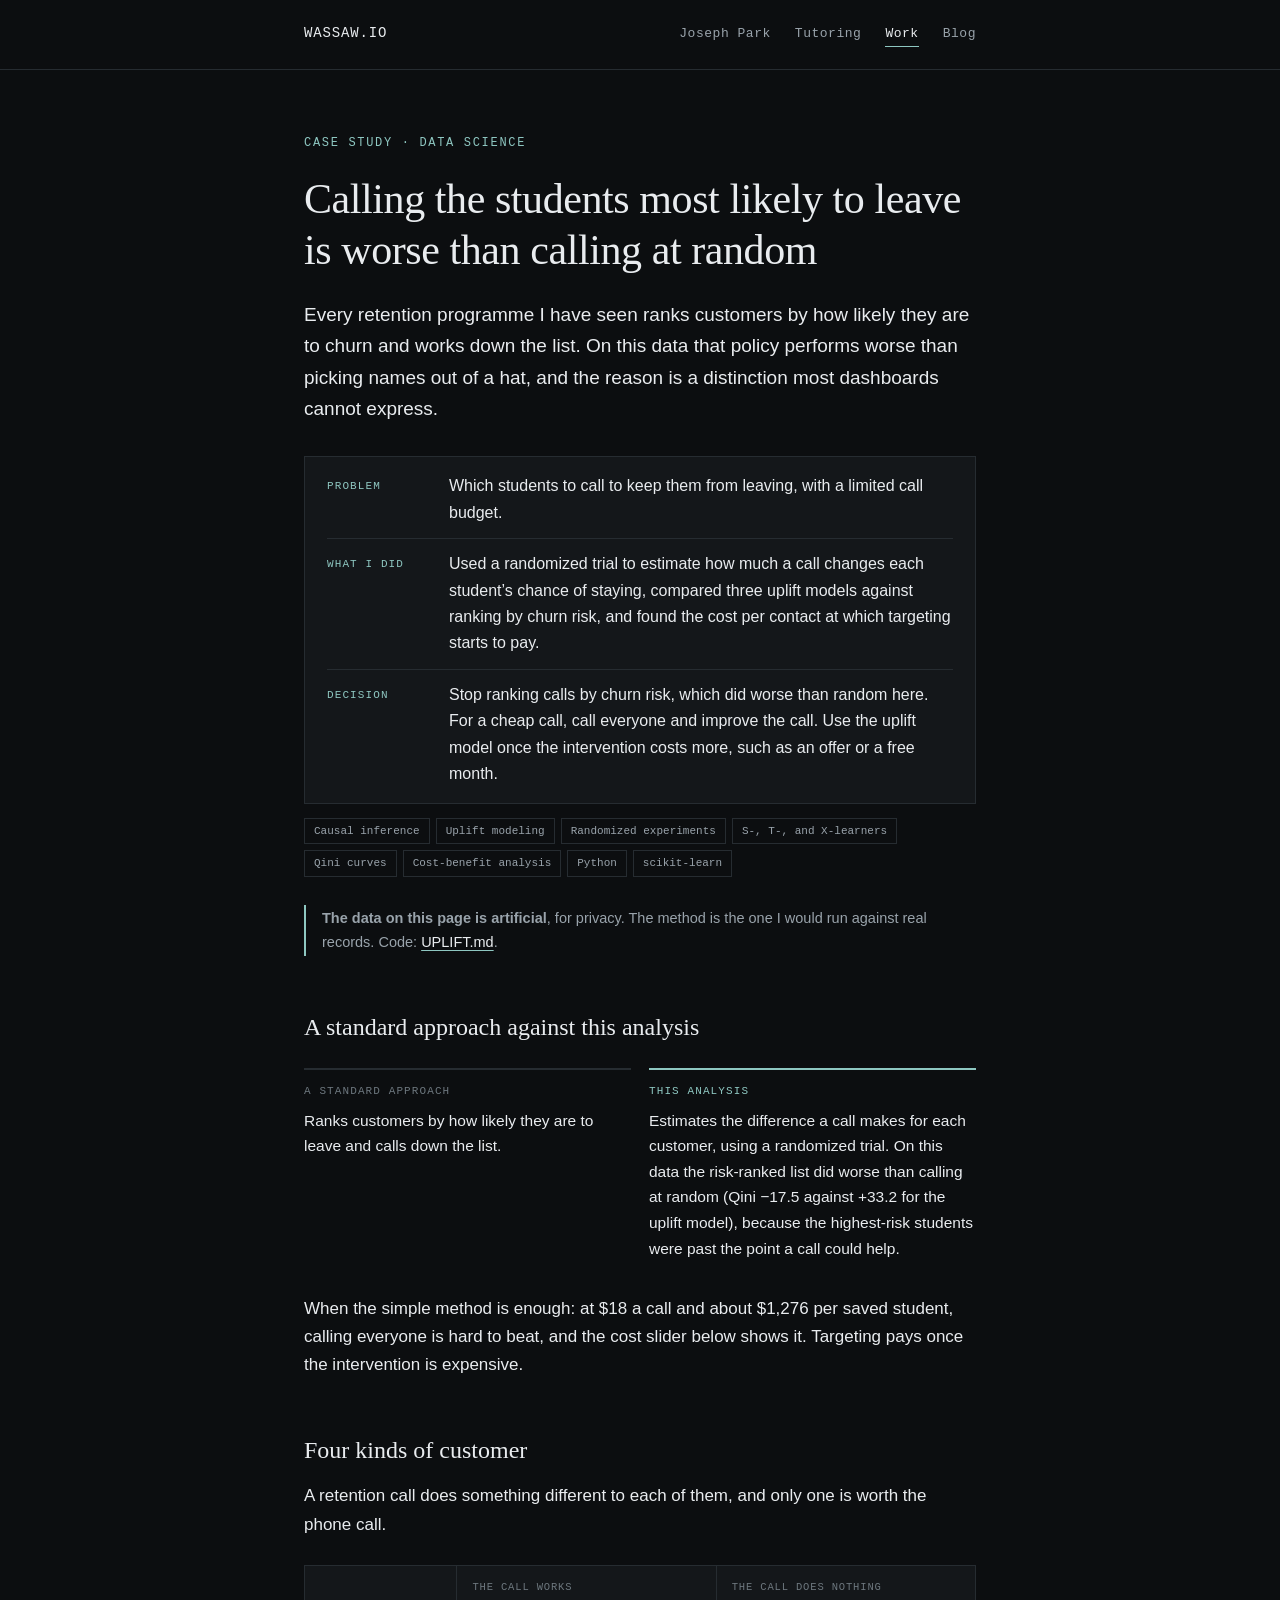
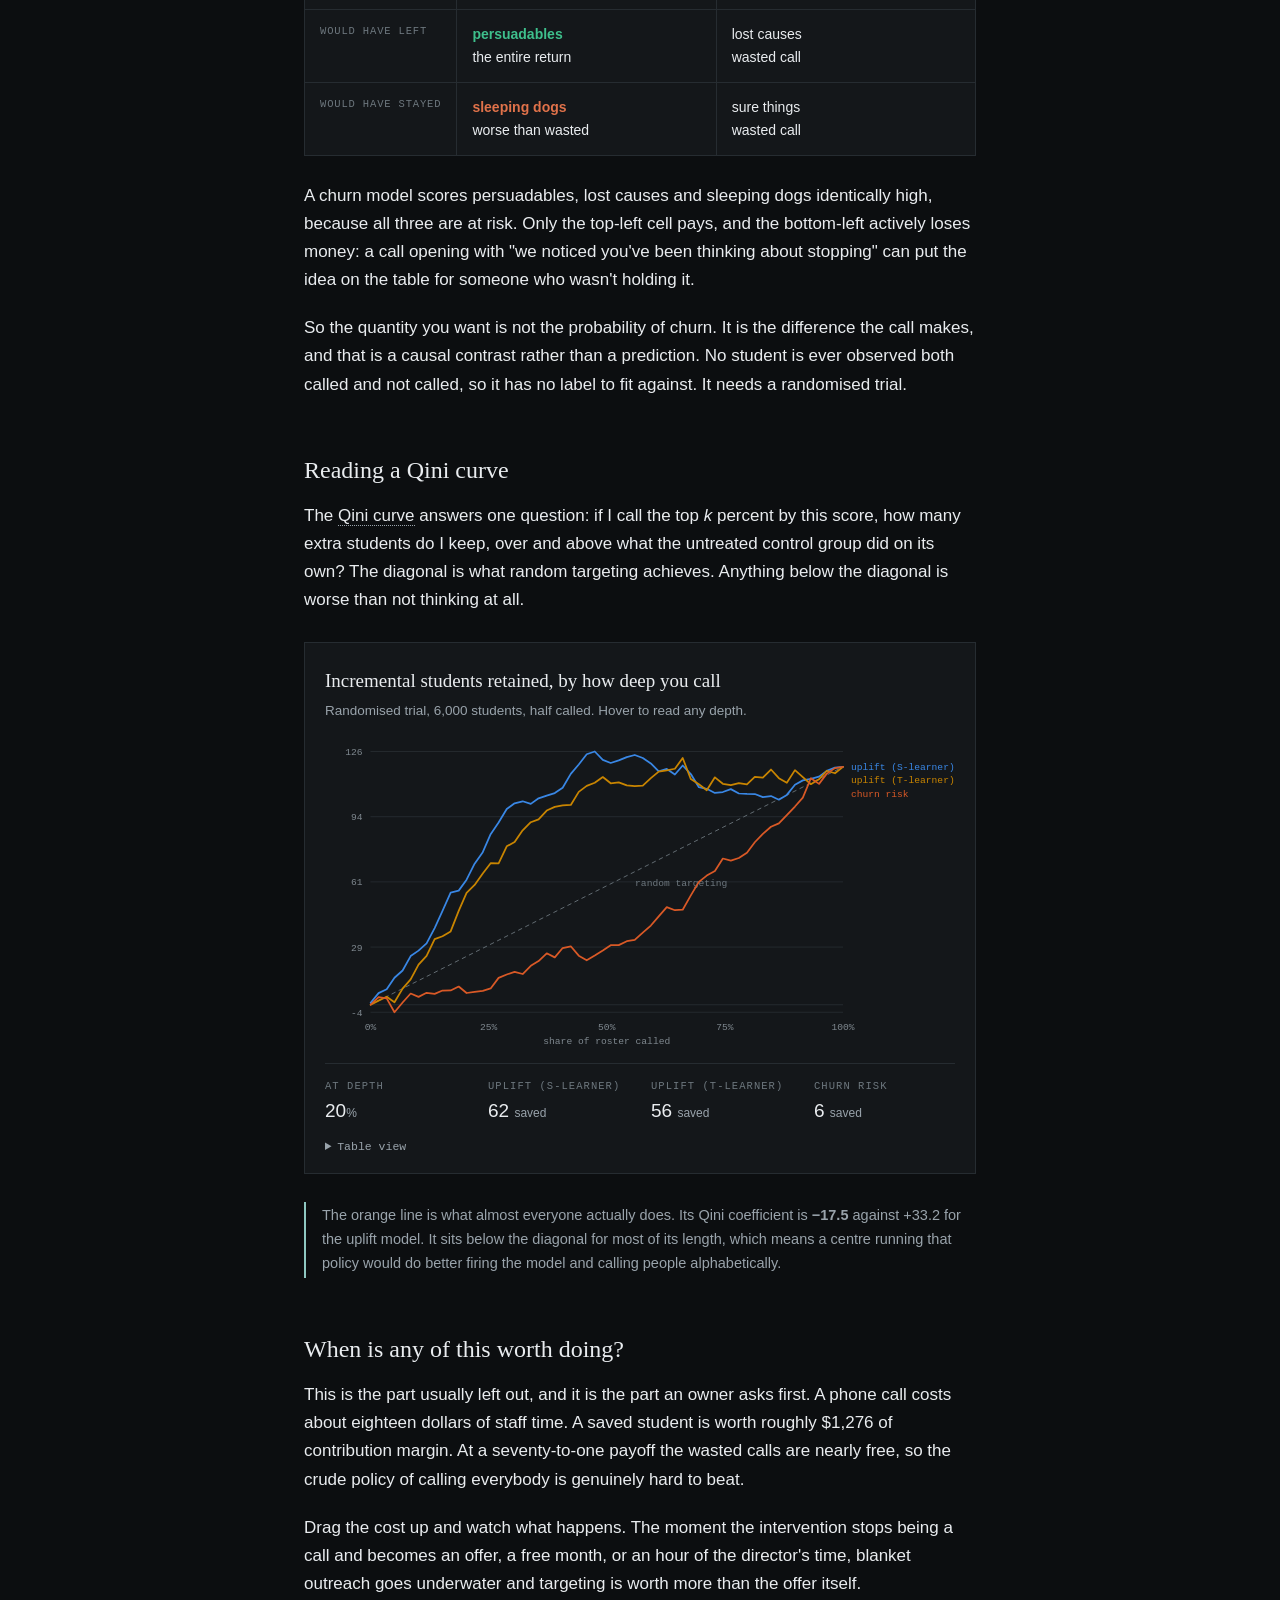
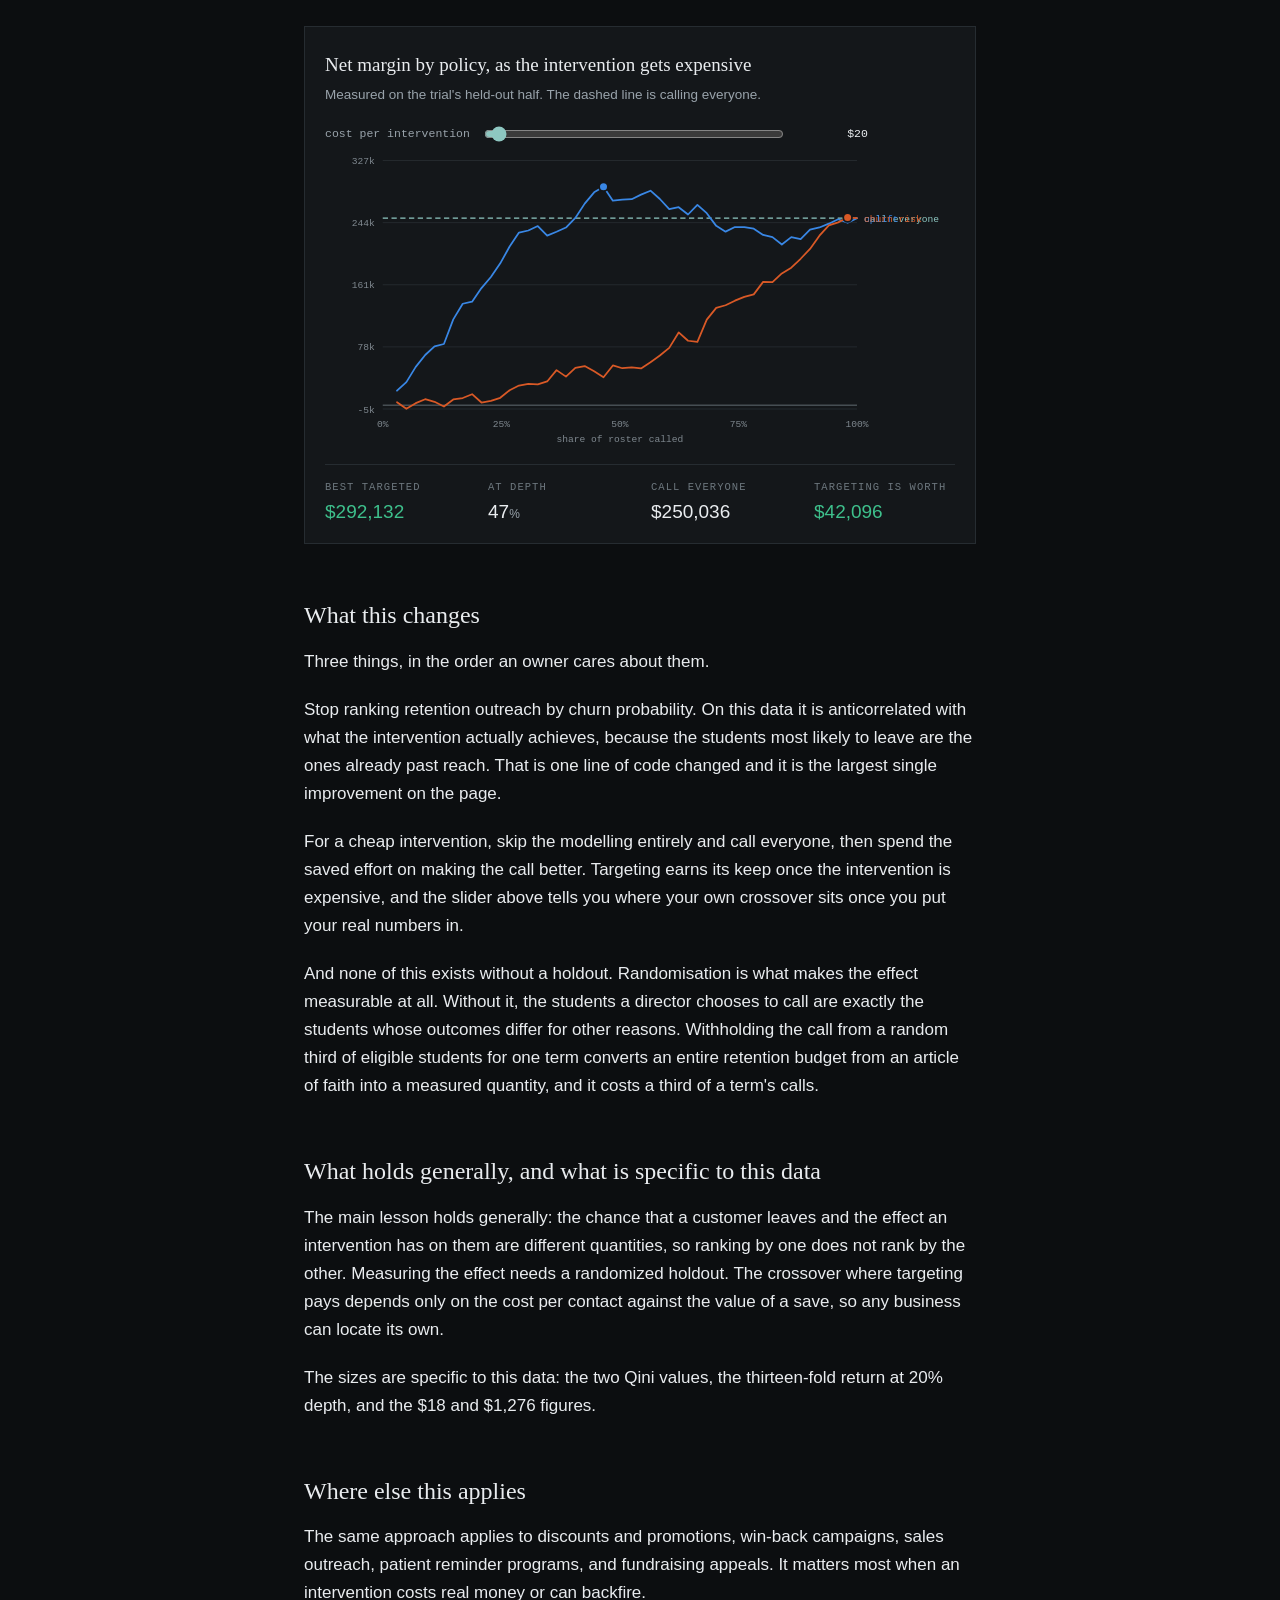
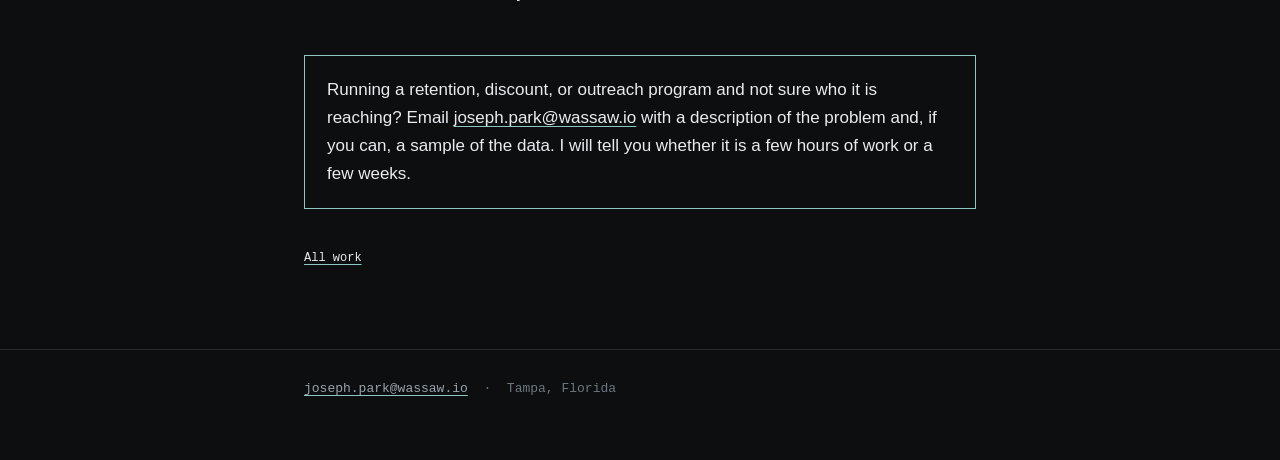
<file: work/who-to-call/index.html>
<!doctype html>
<html lang="en">
<head>
<meta charset="utf-8">
<meta name="viewport" content="width=device-width, initial-scale=1">
<title>Who to call · Joseph Park</title>
<meta name="description" content="Targeting a retention programme by churn probability is worse than random. Uplift modelling, a Qini curve you can read, and the intervention cost where targeting starts to pay.">
<meta property="og:type" content="article">
<meta property="og:title" content="Calling the customers most likely to leave is worse than calling at random">
<meta property="og:description" content="Uplift modelling on a randomized trial: ranking retention calls by churn risk did worse than random, and the intervention cost where targeting starts to pay.">
<meta property="og:image" content="https://wassaw.io/work/who-to-call/og.png">
<meta property="og:url" content="https://wassaw.io/work/who-to-call/">
<meta name="twitter:card" content="summary_large_image">
<link rel="icon" href="data:image/svg+xml,%3Csvg xmlns='http://www.w3.org/2000/svg' viewBox='0 0 32 32'%3E%3Crect width='32' height='32' fill='%230c0e10'/%3E%3Ctext x='16' y='23' font-size='20' fill='%238ec7c1' text-anchor='middle' font-family='serif'%3E%E2%88%AB%3C/text%3E%3C/svg%3E">
<link rel="stylesheet" href="/style.css">
<link rel="stylesheet" href="/viz.css">
<style>
.viz { --s1:#3987e5; --s2:#d95926; --s3:#199e70; --s4:#c98500;
  background:#14171a; border:1px solid var(--border); padding:22px 20px 16px; margin:28px 0; }
.viz h3 { font-family:var(--serif); font-weight:400; font-size:19px; margin:0 0 4px; }
.viz .sub { color:var(--muted); font-size:13.5px; margin:0 0 18px; }
.viz svg { display:block; width:100%; height:auto; overflow:visible; }
.gridline { stroke:#262c31; stroke-width:1; }
.axis-text { fill:#7f888f; font-family:var(--mono); font-size:11px; }
.series { fill:none; stroke-width:2; stroke-linejoin:round; stroke-linecap:round; }
.mark-label { font-family:var(--mono); font-size:11px; }
.slider { display:flex; align-items:center; gap:12px; margin:6px 0; font-family:var(--mono); font-size:11.5px; color:var(--muted); }
.slider input[type=range] { flex:1 1 140px; accent-color:#8ec7c1; max-width:300px; }
.slider .val { color:var(--text); min-width:70px; text-align:right; font-variant-numeric:tabular-nums; }
.readout { display:grid; gap:2px 22px; grid-template-columns:repeat(auto-fit,minmax(140px,1fr)); margin-top:16px; border-top:1px solid var(--border); padding-top:14px; }
.readout .k { font-family:var(--mono); font-size:10.5px; letter-spacing:.1em; text-transform:uppercase; color:#6d777e; }
.readout .v { font-size:19px; color:var(--text); font-variant-numeric:tabular-nums; }
.readout .v small { font-size:12px; color:var(--muted); }
.readout .v.bad { color:#e0724a; }
.readout .v.good { color:#3ec08c; }
table.data { width:100%; border-collapse:collapse; margin-top:16px; font-size:13.5px; }
table.data th, table.data td { text-align:left; padding:7px 10px 7px 0; border-bottom:1px solid var(--border); }
table.data th { font-family:var(--mono); font-size:10.5px; letter-spacing:.08em; text-transform:uppercase; color:#6d777e; font-weight:400; }
table.data td.num { text-align:right; padding-right:18px; font-variant-numeric:tabular-nums; }
details.tablefall summary { font-family:var(--mono); font-size:11.5px; color:var(--muted); cursor:pointer; margin-top:12px; }
.quad { display:grid; grid-template-columns:auto 1fr 1fr; gap:1px; background:var(--border); border:1px solid var(--border); margin:26px 0; font-size:14px; }
.quad > div { background:#14171a; padding:13px 15px; }
.quad .hd { font-family:var(--mono); font-size:10.5px; letter-spacing:.08em; text-transform:uppercase; color:#6d777e; }
.quad .win { color:#3ec08c; }
.quad .lose { color:#e0724a; }
.notice { border-left:2px solid var(--accent); padding:2px 0 2px 16px; color:var(--muted); font-size:14.5px; margin:28px 0; }
</style>
</head>
<body>

<header>
  <div class="wrap">
    <a class="brand" href="/">WASSAW.IO</a>
    <nav>
      <a href="/">Joseph Park</a>
      <a href="/tutoring/">Tutoring</a>
      <a class="here" href="/work/">Work</a>
      <a href="/Blog/">Blog</a>
    </nav>
  </div>
</header>

<main class="wrap">

  <p class="label">Case study · Data science</p>
  <h1>Calling the students most likely to leave is worse than calling at random</h1>

  <p class="lede">Every retention programme I have seen ranks customers by how likely
  they are to churn and works down the list. On this data that policy performs worse
  than picking names out of a hat, and the reason is a distinction most dashboards
  cannot express.</p>

  <div class="summary">
    <p><span class="k">Problem</span><span class="v">Which students to call to keep them from leaving, with a limited call budget.</span></p>
    <p><span class="k">What I did</span><span class="v">Used a randomized trial to estimate how much a call changes each student’s chance of staying, compared three uplift models against ranking by churn risk, and found the cost per contact at which targeting starts to pay.</span></p>
    <p><span class="k">Decision</span><span class="v">Stop ranking calls by churn risk, which did worse than random here.  For a cheap call, call everyone and improve the call.  Use the uplift model once the intervention costs more, such as an offer or a free month.</span></p>
  </div>
  <ul class="skills">
    <li>Causal inference</li><li>Uplift modeling</li><li>Randomized experiments</li><li>S-, T-, and X-learners</li><li>Qini curves</li><li>Cost-benefit analysis</li><li>Python</li><li>scikit-learn</li>
  </ul>

  <p class="notice"><strong>The data on this page is artificial</strong>, for privacy.
  The method is the one I would run against real records. Code:
  <a href="https://github.com/Wassaw-io/tutoring-center-analytics/blob/main/UPLIFT.md">UPLIFT.md</a>.</p>

  <h2>A standard approach against this analysis</h2>

  <div class="compare">
    <div>
      <p class="k">A standard approach</p>
      <p>Ranks customers by how likely they are to leave and calls down the list.</p>
    </div>
    <div class="ours">
      <p class="k">This analysis</p>
      <p>Estimates the difference a call makes for each customer, using a randomized trial.  On this data the risk-ranked list did worse than calling at random (Qini −17.5 against +33.2 for the uplift model), because the highest-risk students were past the point a call could help.</p>
    </div>
  </div>

  <p>When the simple method is enough: at $18 a call and about $1,276 per saved student, calling everyone is hard to beat, and the cost slider below shows it.  Targeting pays once the intervention is expensive.</p>

  <h2>Four kinds of customer</h2>

  <p>A retention call does something different to each of them, and only one is worth
  the phone call.</p>

  <div class="quad">
    <div></div>
    <div class="hd">the call works</div>
    <div class="hd">the call does nothing</div>
    <div class="hd">would have left</div>
    <div><strong class="win">persuadables</strong><br>the entire return</div>
    <div>lost causes<br>wasted call</div>
    <div class="hd">would have stayed</div>
    <div><strong class="lose">sleeping dogs</strong><br>worse than wasted</div>
    <div>sure things<br>wasted call</div>
  </div>

  <p>A churn model scores persuadables, lost causes and sleeping dogs identically
  high, because all three are at risk. Only the top-left cell pays, and the
  bottom-left actively loses money: a call opening with "we noticed you've been
  thinking about stopping" can put the idea on the table for someone who wasn't
  holding it.</p>

  <p>So the quantity you want is not the probability of churn. It is the difference
  the call makes, and that is a causal contrast rather than a prediction. No student
  is ever observed both called and not called, so it has no label to fit against.
  It needs a randomised trial.</p>

  <h2>Reading a Qini curve</h2>

  <p>The <dfn tabindex="0" data-def="A curve showing how many extra customers are kept by contacting the top share of a ranked list, beyond what the untreated group did on its own.">Qini curve</dfn> answers one question: if I call the top <em>k</em> percent by this
  score, how many extra students do I keep, over and above what the untreated control
  group did on its own? The diagonal is what random targeting achieves. Anything
  below the diagonal is worse than not thinking at all.</p>

  <div class="viz" id="v1">
    <h3>Incremental students retained, by how deep you call</h3>
    <p class="sub">Randomised trial, 6,000 students, half called. Hover to read any depth.</p>
    <svg id="v1-svg" viewBox="0 0 720 350" role="img"
         aria-label="Qini curves. The uplift models rise well above the random-targeting diagonal, and the churn-risk model falls below it."></svg>
    <div class="readout" id="v1-out"></div>
    <details class="tablefall">
      <summary>Table view</summary>
      <table class="data" id="v1-table"></table>
    </details>
  </div>

  <p class="notice">The orange line is what almost everyone actually does. Its Qini
  coefficient is <strong>−17.5</strong> against +33.2 for the uplift model. It sits
  below the diagonal for most of its length, which means a centre running that policy
  would do better firing the model and calling people alphabetically.</p>

  <h2>When is any of this worth doing?</h2>

  <p>This is the part usually left out, and it is the part an owner asks first. A
  phone call costs about eighteen dollars of staff time. A saved student is worth
  roughly $1,276 of contribution margin. At a seventy-to-one payoff the wasted calls
  are nearly free, so the crude policy of calling everybody is genuinely hard to beat.</p>

  <p>Drag the cost up and watch what happens. The moment the intervention stops being
  a call and becomes an offer, a free month, or an hour of the director's time,
  blanket outreach goes underwater and targeting is worth more than the offer itself.</p>

  <div class="viz" id="v2">
    <h3>Net margin by policy, as the intervention gets expensive</h3>
    <p class="sub">Measured on the trial's held-out half. The dashed line is calling everyone.</p>
    <div class="slider">
      <label for="cost">cost per intervention</label>
      <input type="range" id="cost" min="10" max="420" step="5" value="18">
      <span class="val" id="cost-val">$18</span>
    </div>
    <svg id="v2-svg" viewBox="0 0 720 340" role="img"
         aria-label="Net margin against calling depth. As the intervention cost rises, blanket outreach goes negative while the targeted policy stays profitable at a shallower depth."></svg>
    <div class="readout" id="v2-out"></div>
  </div>

  <h2>What this changes</h2>

  <p>Three things, in the order an owner cares about them.</p>

  <p>Stop ranking retention outreach by churn probability. On this data it is
  anticorrelated with what the intervention actually achieves, because the students
  most likely to leave are the ones already past reach. That is one line of code
  changed and it is the largest single improvement on the page.</p>

  <p>For a cheap intervention, skip the modelling entirely and call everyone, then
  spend the saved effort on making the call better. Targeting earns its keep once the
  intervention is expensive, and the slider above tells you where your own crossover
  sits once you put your real numbers in.</p>

  <p>And none of this exists without a holdout. Randomisation is what makes the
  effect measurable at all.  Without it, the students a director chooses to call are
  exactly the students whose outcomes differ for other reasons. Withholding the call
  from a random third of eligible students for one term converts an entire retention
  budget from an article of faith into a measured quantity, and it costs a third of a
  term's calls.</p>

  <!-- ============================================================= -->
  <h2>What holds generally, and what is specific to this data</h2>

  <p>The main lesson holds generally: the chance that a customer leaves and the effect an intervention has on them are different quantities, so ranking by one does not rank by the other.  Measuring the effect needs a randomized holdout.  The crossover where targeting pays depends only on the cost per contact against the value of a save, so any business can locate its own.</p>

  <p>The sizes are specific to this data: the two Qini values, the thirteen-fold return at 20% depth, and the $18 and $1,276 figures.</p>

  <h2>Where else this applies</h2>

  <p>The same approach applies to discounts and promotions, win-back campaigns, sales outreach, patient reminder programs, and fundraising appeals.  It matters most when an intervention costs real money or can backfire.</p>

  <div class="cta">
    <p>Running a retention, discount, or outreach program and not sure who it is reaching?  Email <a href="mailto:joseph.park@wassaw.io">joseph.park@wassaw.io</a> with a description of the problem and, if you can, a sample of the data.  I will tell you whether it is a few hours of work or a few weeks.</p>
  </div>

  <p class="back"><a href="/work/">All work</a></p>

</main>

<footer>
  <div class="wrap">
    <a href="mailto:joseph.park@wassaw.io">joseph.park@wassaw.io</a> &nbsp;·&nbsp; Tampa, Florida
  </div>
</footer>

<script>
const U = {"n":2400,"value_of_retention":1275.75,"ate":0.10921238168566039,"policies":{"uplift":{"qini_x":[0.0004,0.0171,0.0342,0.0508,0.0679,0.085,0.1017,0.1187,0.1358,0.1525,0.1696,0.1867,0.2033,0.2204,0.2375,0.2542,0.2712,0.2883,0.305,0.3221,0.3392,0.3558,0.3729,0.39,0.4067,0.4238,0.4408,0.4575,0.4746,0.4917,0.5083,0.5254,0.5425,0.5592,0.5763,0.5933,0.61,0.6271,0.6442,0.6608,0.6779,0.695,0.7117,0.7288,0.7458,0.7625,0.7796,0.7967,0.8133,0.8304,0.8475,0.8642,0.8812,0.8983,0.915,0.9321,0.9492,0.9658,0.9829,1.0],"qini_y":[1.0,5.8,7.67,13.46,17.05,24.25,26.95,30.59,38.2,46.75,55.9,56.88,62.3,70.32,76.0,85.0,90.8,97.52,100.4,101.41,100.1,102.88,104.24,105.47,108.16,115.02,119.76,124.87,126.2,122.03,120.47,121.76,123.4,124.44,122.98,120.29,116.34,117.54,114.74,119.24,114.96,108.4,107.63,105.52,106.0,107.44,105.29,105.04,105.01,103.43,104.0,102.18,104.58,109.61,111.83,112.55,113.7,116.55,118.21,118.56],"qini_coef":33.23,"depth_lift":[[0.03,72,0.22625],[0.0498,119,0.21825],[0.0696,167,0.25574],[0.0894,214,0.26131],[0.1092,262,0.25069],[0.129,309,0.22322],[0.1488,357,0.26747],[0.1686,404,0.27875],[0.1884,452,0.25564],[0.2082,499,0.26165],[0.228,547,0.26125],[0.2478,594,0.26599],[0.2676,642,0.27472],[0.2873,689,0.27823],[0.3071,737,0.26411],[0.3269,784,0.25515],[0.3467,832,0.2293],[0.3665,879,0.22253],[0.3863,927,0.21654],[0.4061,974,0.21715],[0.4259,1022,0.22241],[0.4457,1069,0.22432],[0.4655,1117,0.22068],[0.4853,1164,0.19987],[0.5051,1212,0.19354],[0.5249,1259,0.1872],[0.5447,1307,0.18455],[0.5645,1354,0.18171],[0.5843,1402,0.16981],[0.6041,1449,0.15748],[0.6239,1497,0.15426],[0.6437,1544,0.1451],[0.6635,1592,0.14758],[0.6833,1639,0.13846],[0.7031,1687,0.12711],[0.7229,1734,0.12058],[0.7427,1782,0.12044],[0.7624,1829,0.11772],[0.7822,1877,0.11427],[0.802,1924,0.10842],[0.8218,1972,0.10497],[0.8416,2019,0.09911],[0.8614,2067,0.10087],[0.8812,2114,0.098],[0.901,2162,0.10076],[0.9208,2209,0.10002],[0.9406,2257,0.09996],[0.9604,2304,0.10023],[0.9802,2352,0.09694],[1.0,2400,0.09734]]},"risk":{"qini_x":[0.0004,0.0171,0.0342,0.0508,0.0679,0.085,0.1017,0.1187,0.1358,0.1525,0.1696,0.1867,0.2033,0.2204,0.2375,0.2542,0.2712,0.2883,0.305,0.3221,0.3392,0.3558,0.3729,0.39,0.4067,0.4238,0.4408,0.4575,0.4746,0.4917,0.5083,0.5254,0.5425,0.5592,0.5763,0.5933,0.61,0.6271,0.6442,0.6608,0.6779,0.695,0.7117,0.7288,0.7458,0.7625,0.7796,0.7967,0.8133,0.8304,0.8475,0.8642,0.8812,0.8983,0.915,0.9321,0.9492,0.9658,0.9829,1.0],"qini_y":[0.0,3.8,3.19,-3.74,1.08,5.58,3.95,5.96,5.42,7.08,7.11,9.07,5.87,6.47,6.93,8.11,13.39,15.07,16.38,15.33,19.42,21.77,25.67,23.59,28.26,29.12,24.47,22.17,24.51,26.98,29.65,29.69,31.65,32.34,35.9,39.46,44.0,48.64,47.1,47.36,54.46,61.23,64.36,66.7,72.86,71.78,73.14,75.76,81.0,85.13,88.69,90.39,94.5,98.77,103.18,112.84,110.05,115.17,117.92,118.56],"qini_coef":-17.5,"depth_lift":[[0.03,72,0.05926],[0.0498,119,-0.01565],[0.0696,167,0.02857],[0.0894,214,0.04495],[0.1092,262,0.02907],[0.129,309,0.01088],[0.1488,357,0.03251],[0.1686,404,0.03398],[0.1884,452,0.04109],[0.2082,499,0.02127],[0.228,547,0.02391],[0.2478,594,0.02874],[0.2676,642,0.03999],[0.2873,689,0.04548],[0.3071,737,0.04578],[0.3269,784,0.04342],[0.3467,832,0.04554],[0.3665,879,0.05739],[0.3863,927,0.04794],[0.4061,974,0.05567],[0.4259,1022,0.05579],[0.4457,1069,0.04889],[0.4655,1117,0.04182],[0.4853,1164,0.05147],[0.5051,1212,0.04759],[0.5249,1259,0.04719],[0.5447,1307,0.04516],[0.5645,1354,0.04888],[0.5843,1402,0.05278],[0.6041,1449,0.05713],[0.6239,1497,0.06657],[0.6437,1544,0.0594],[0.6635,1592,0.05733],[0.6833,1639,0.07034],[0.7031,1687,0.07616],[0.7229,1734,0.07607],[0.7427,1782,0.07716],[0.7624,1829,0.07779],[0.7822,1877,0.07753],[0.802,1924,0.08284],[0.8218,1972,0.08113],[0.8416,2019,0.08407],[0.8614,2067,0.08538],[0.8812,2114,0.08829],[0.901,2162,0.0914],[0.9208,2209,0.09612],[0.9406,2257,0.0992],[0.9604,2304,0.09886],[0.9802,2352,0.09928],[1.0,2400,0.09734]]},"tlearner":{"qini_x":[0.0004,0.0171,0.0342,0.0508,0.0679,0.085,0.1017,0.1187,0.1358,0.1525,0.1696,0.1867,0.2033,0.2204,0.2375,0.2542,0.2712,0.2883,0.305,0.3221,0.3392,0.3558,0.3729,0.39,0.4067,0.4238,0.4408,0.4575,0.4746,0.4917,0.5083,0.5254,0.5425,0.5592,0.5763,0.5933,0.61,0.6271,0.6442,0.6608,0.6779,0.695,0.7117,0.7288,0.7458,0.7625,0.7796,0.7967,0.8133,0.8304,0.8475,0.8642,0.8812,0.8983,0.915,0.9321,0.9492,0.9658,0.9829,1.0],"qini_y":[0.0,2.05,4.0,1.23,8.05,12.64,20.0,24.33,32.66,34.13,36.54,46.77,55.77,59.7,65.38,70.53,70.48,78.94,81.13,86.9,90.96,92.42,96.78,98.58,99.38,99.55,106.12,109.05,110.62,113.45,110.39,110.8,109.34,108.89,109.25,112.91,116.17,116.76,117.6,122.97,112.48,109.86,106.89,113.34,110.1,109.47,110.4,109.86,113.61,113.21,117.23,112.89,110.65,116.93,113.41,109.9,112.33,116.59,115.35,118.56],"qini_coef":27.78,"depth_lift":[[0.03,72,0.061],[0.0498,119,0.01017],[0.0696,167,0.09785],[0.0894,214,0.13084],[0.1092,262,0.16166],[0.129,309,0.19406],[0.1488,357,0.19597],[0.1686,404,0.18623],[0.1884,452,0.22004],[0.2082,499,0.22561],[0.228,547,0.2201],[0.2478,594,0.2298],[0.2676,642,0.2186],[0.2873,689,0.22292],[0.3071,737,0.21511],[0.3269,784,0.21681],[0.3467,832,0.21157],[0.3665,879,0.21465],[0.3863,927,0.20386],[0.4061,974,0.20122],[0.4259,1022,0.19436],[0.4457,1069,0.19479],[0.4655,1117,0.19187],[0.4853,1164,0.179],[0.5051,1212,0.17943],[0.5249,1259,0.17138],[0.5447,1307,0.16613],[0.5645,1354,0.15197],[0.5843,1402,0.15943],[0.6041,1449,0.15503],[0.6239,1497,0.15277],[0.6437,1544,0.14757],[0.6635,1592,0.146],[0.6833,1639,0.13167],[0.7031,1687,0.12452],[0.7229,1734,0.12407],[0.7427,1782,0.12033],[0.7624,1829,0.11826],[0.7822,1877,0.11498],[0.802,1924,0.11023],[0.8218,1972,0.11179],[0.8416,2019,0.11278],[0.8614,2067,0.10743],[0.8812,2114,0.10359],[0.901,2162,0.10442],[0.9208,2209,0.1005],[0.9406,2257,0.09702],[0.9604,2304,0.09928],[0.9802,2352,0.09633],[1.0,2400,0.09734]]}},"blanket_lift":0.09734};
const NS = "http://www.w3.org/2000/svg";
const el = (t, a = {}) => { const n = document.createElementNS(NS, t);
  for (const k in a) n.setAttribute(k, a[k]); return n; };
const C = { uplift: "#3987e5", risk: "#d95926", tlearner: "#c98500" };
const NAME = { uplift: "uplift (S-learner)", risk: "churn risk", tlearner: "uplift (T-learner)" };

/* ---------------- Qini ---------------- */
(function () {
  const svg = document.getElementById("v1-svg");
  const W = 720, H = 350, m = { l: 52, r: 128, t: 12, b: 40 };
  const keys = ["uplift", "tlearner", "risk"];
  const ymin = Math.min(0, ...keys.flatMap(k => U.policies[k].qini_y));
  const ymax = Math.max(...keys.flatMap(k => U.policies[k].qini_y));
  const px = d => m.l + d * (W - m.l - m.r);
  const py = v => m.t + (1 - (v - ymin) / (ymax - ymin)) * (H - m.t - m.b);
  let hov = null;

  function draw() {
    svg.textContent = "";
    for (let i = 0; i <= 4; i++) {
      const v = ymin + (ymax - ymin) * i / 4;
      svg.appendChild(el("line", { class: "gridline", x1: m.l, x2: W - m.r, y1: py(v), y2: py(v) }));
      const t = el("text", { class: "axis-text", x: m.l - 9, y: py(v) + 4, "text-anchor": "end" });
      t.textContent = v.toFixed(0); svg.appendChild(t);
    }
    for (let d = 0; d <= 1.001; d += 0.25) {
      const t = el("text", { class: "axis-text", x: px(d), y: H - m.b + 20, "text-anchor": "middle" });
      t.textContent = (d * 100).toFixed(0) + "%"; svg.appendChild(t);
    }
    const xl = el("text", { class: "axis-text", x: (m.l + W - m.r) / 2, y: H - 4, "text-anchor": "middle" });
    xl.textContent = "share of roster called"; svg.appendChild(xl);

    // random-targeting diagonal
    const end = U.policies.uplift.qini_y[U.policies.uplift.qini_y.length - 1];
    svg.appendChild(el("line", { x1: px(0), y1: py(0), x2: px(1), y2: py(end),
      stroke: "#6d777e", "stroke-width": 1, "stroke-dasharray": "5 4" }));
    const dl = el("text", { class: "mark-label", x: px(0.56), y: py(end * 0.56) + 16, fill: "#6d777e" });
    dl.textContent = "random targeting"; svg.appendChild(dl);
    svg.appendChild(el("line", { class: "gridline", x1: m.l, x2: W - m.r, y1: py(0), y2: py(0) }));

    const ends = [];
    keys.forEach(k => {
      const P = U.policies[k];
      let d = "";
      P.qini_x.forEach((x, i) => { d += (i ? " L" : "M") + px(x).toFixed(1) + "," + py(P.qini_y[i]).toFixed(1); });
      svg.appendChild(el("path", { class: "series", d: d, stroke: C[k] }));
      ends.push({ k, y: py(P.qini_y[P.qini_y.length - 1]) });
    });
    ends.sort((a, b) => a.y - b.y);
    for (let i = 1; i < ends.length; i++)
      if (ends[i].y - ends[i - 1].y < 15) ends[i].y = ends[i - 1].y + 15;
    ends.forEach(({ k, y }) => {
      const t = el("text", { class: "mark-label", x: px(1) + 9, y: y + 4, fill: C[k] });
      t.textContent = NAME[k]; svg.appendChild(t);
    });

    if (hov !== null) {
      svg.appendChild(el("line", { x1: px(hov), x2: px(hov), y1: m.t, y2: H - m.b,
        stroke: "#4a545b", "stroke-width": 1 }));
      keys.forEach(k => {
        const P = U.policies[k];
        let i = 0; while (i < P.qini_x.length - 1 && P.qini_x[i] < hov) i++;
        svg.appendChild(el("circle", { cx: px(P.qini_x[i]), cy: py(P.qini_y[i]), r: 4,
          fill: C[k], stroke: "#14171a", "stroke-width": 2 }));
      });
    }
    out();
  }

  function out() {
    const box = document.getElementById("v1-out");
    const d = hov === null ? 0.2 : hov;
    const rows = keys.map(k => {
      const P = U.policies[k];
      let i = 0; while (i < P.qini_x.length - 1 && P.qini_x[i] < d) i++;
      return { k, saved: P.qini_y[i], qini: P.qini_coef };
    });
    box.innerHTML =
      '<div><div class="k">at depth</div><div class="v">' + (d * 100).toFixed(0) + "<small>%</small></div></div>"
      + rows.map(r => '<div><div class="k">' + NAME[r.k] + '</div><div class="v '
        + (r.saved < 0 ? "bad" : "") + '">' + r.saved.toFixed(0)
        + ' <small>saved</small></div></div>').join("");
  }

  document.getElementById("v1-table").innerHTML =
    "<tr><th>policy</th><th class='num'>Qini coefficient</th><th>verdict</th></tr>"
    + keys.map(k => "<tr><td>" + NAME[k] + "</td><td class='num'>"
      + U.policies[k].qini_coef.toFixed(1) + "</td><td>"
      + (U.policies[k].qini_coef < 0 ? "worse than random" : "beats random") + "</td></tr>").join("");

  svg.addEventListener("mousemove", e => {
    const r = svg.getBoundingClientRect();
    hov = Math.max(0, Math.min(1, ((e.clientX - r.left) / r.width * W - m.l) / (W - m.l - m.r)));
    draw();
  });
  svg.addEventListener("mouseleave", () => { hov = null; draw(); });
  draw();
})();

/* ---------------- policy value vs cost ---------------- */
(function () {
  const svg = document.getElementById("v2-svg");
  const W = 720, H = 340, m = { l: 66, r: 112, t: 12, b: 44 };
  const slider = document.getElementById("cost"), lab = document.getElementById("cost-val");
  const keys = ["uplift", "risk"];
  const N = U.n;

  const value = (k, cost) => U.policies[k].depth_lift
    .map(([d, kk, lift]) => [d, kk * (lift * U.value_of_retention - cost)]);
  const blanket = cost => N * (U.blanket_lift * U.value_of_retention - cost);

  function draw() {
    const cost = +slider.value;
    lab.textContent = "$" + cost;
    const curves = {}; keys.forEach(k => curves[k] = value(k, cost));
    const b = blanket(cost);
    const all = [...Object.values(curves).flat().map(r => r[1]), b, 0];
    const lo = Math.min(...all) * 1.08, hi = Math.max(...all) * 1.12;
    const px = d => m.l + d * (W - m.l - m.r);
    const py = v => m.t + (1 - (v - lo) / (hi - lo)) * (H - m.t - m.b);
    svg.textContent = "";

    for (let i = 0; i <= 4; i++) {
      const v = lo + (hi - lo) * i / 4;
      svg.appendChild(el("line", { class: "gridline", x1: m.l, x2: W - m.r, y1: py(v), y2: py(v) }));
      const t = el("text", { class: "axis-text", x: m.l - 9, y: py(v) + 4, "text-anchor": "end" });
      t.textContent = (v / 1000).toFixed(0) + "k"; svg.appendChild(t);
    }
    for (let d = 0; d <= 1.001; d += 0.25) {
      const t = el("text", { class: "axis-text", x: px(d), y: H - m.b + 20, "text-anchor": "middle" });
      t.textContent = (d * 100).toFixed(0) + "%"; svg.appendChild(t);
    }
    const xl = el("text", { class: "axis-text", x: (m.l + W - m.r) / 2, y: H - 6, "text-anchor": "middle" });
    xl.textContent = "share of roster called"; svg.appendChild(xl);

    svg.appendChild(el("line", { x1: m.l, x2: W - m.r, y1: py(0), y2: py(0),
      stroke: "#6d777e", "stroke-width": 1 }));
    svg.appendChild(el("line", { x1: m.l, x2: W - m.r, y1: py(b), y2: py(b),
      stroke: b < 0 ? "#e0724a" : "#8ec7c1", "stroke-width": 1.4, "stroke-dasharray": "6 4" }));
    const bl = el("text", { class: "mark-label", x: W - m.r + 8, y: py(b) + 4,
      fill: b < 0 ? "#e0724a" : "#8ec7c1" });
    bl.textContent = "call everyone"; svg.appendChild(bl);

    const best = {};
    keys.forEach(k => {
      let d = "";
      curves[k].forEach(([x, v], i) => { d += (i ? " L" : "M") + px(x).toFixed(1) + "," + py(v).toFixed(1); });
      svg.appendChild(el("path", { class: "series", d: d, stroke: C[k] }));
      const top = curves[k].reduce((a, r) => r[1] > a[1] ? r : a);
      best[k] = top;
      svg.appendChild(el("circle", { cx: px(top[0]), cy: py(top[1]), r: 5, fill: C[k],
        stroke: "#14171a", "stroke-width": 2 }));
      const t = el("text", { class: "mark-label", x: W - m.r + 8,
        y: py(curves[k][curves[k].length - 1][1]) + 4, fill: C[k] });
      t.textContent = k === "uplift" ? "uplift" : "churn risk"; svg.appendChild(t);
    });

    const bu = best.uplift[1], wins = bu > b;
    document.getElementById("v2-out").innerHTML =
      '<div><div class="k">best targeted</div><div class="v ' + (bu < 0 ? "bad" : "good") + '">$'
      + Math.round(bu).toLocaleString() + "</div></div>"
      + '<div><div class="k">at depth</div><div class="v">' + (best.uplift[0] * 100).toFixed(0) + "<small>%</small></div></div>"
      + '<div><div class="k">call everyone</div><div class="v ' + (b < 0 ? "bad" : "") + '">$'
      + Math.round(b).toLocaleString() + "</div></div>"
      + '<div><div class="k">targeting is worth</div><div class="v ' + (wins ? "good" : "") + '">$'
      + Math.round(bu - b).toLocaleString() + "</div></div>";
  }
  slider.addEventListener("input", draw);
  draw();
})();
</script>

</body>
</html>
</file>
<file: style.css>
/* wassaw.io — shared styles
   Edit colors here once and every page follows. */

:root {
  --bg:        #0c0e10;
  --surface:   #14171a;
  --border:    #262c31;
  --text:      #e9ecef;
  --muted:     #99a3ab;
  --dim:       #6d777e;
  --accent:    #8ec7c1;

  --serif: "Iowan Old Style", "Palatino Linotype", Palatino, Georgia, serif;
  --sans:  -apple-system, BlinkMacSystemFont, "Segoe UI", Roboto, Helvetica, Arial, sans-serif;
  --mono:  ui-monospace, SFMono-Regular, Menlo, Consolas, "Liberation Mono", monospace;
}

* { box-sizing: border-box; }

html { -webkit-text-size-adjust: 100%; }

body {
  margin: 0;
  background: var(--bg);
  color: var(--text);
  font-family: var(--sans);
  font-size: 17px;
  line-height: 1.65;
  -webkit-font-smoothing: antialiased;
}

.wrap {
  max-width: 720px;
  margin: 0 auto;
  padding: 0 24px;
}

/* ---------- header / nav ---------- */

header {
  border-bottom: 1px solid var(--border);
  padding: 22px 0;
  margin-bottom: 64px;
}

header .wrap {
  display: flex;
  flex-wrap: wrap;
  gap: 16px 28px;
  align-items: baseline;
  justify-content: space-between;
}

.brand {
  font-family: var(--mono);
  font-size: 14px;
  letter-spacing: 0.06em;
  color: var(--text);
  text-decoration: none;
}

nav {
  display: flex;
  gap: 24px;
  font-family: var(--mono);
  font-size: 13px;
  letter-spacing: 0.04em;
}

nav a {
  color: var(--muted);
  text-decoration: none;
  padding-bottom: 2px;
  border-bottom: 1px solid transparent;
}

nav a:hover { color: var(--text); border-bottom-color: var(--accent); }
nav a.here  { color: var(--text); border-bottom-color: var(--accent); }

/* ---------- type ---------- */

h1 {
  font-family: var(--serif);
  font-weight: 400;
  font-size: clamp(30px, 5.5vw, 42px);
  line-height: 1.2;
  letter-spacing: -0.01em;
  margin: 0 0 24px;
}

h2 {
  font-family: var(--serif);
  font-weight: 400;
  font-size: 24px;
  line-height: 1.3;
  margin: 56px 0 16px;
}

.label {
  font-family: var(--mono);
  font-size: 12px;
  letter-spacing: 0.14em;
  text-transform: uppercase;
  color: var(--accent);
  margin: 0 0 20px;
}

.lede { font-size: 19px; color: var(--text); }

p { margin: 0 0 20px; }

a { color: var(--text); text-decoration: underline; text-decoration-color: var(--accent); text-underline-offset: 3px; }
a:hover { text-decoration-color: var(--text); }

strong { font-weight: 600; }

h3.label { font-weight: 400; margin: 36px 0 0; scroll-margin-top: 24px; }

/* ---------- facts ---------- */

.facts {
  list-style: none;
  margin: 32px 0;
  padding: 0;
  border-top: 1px solid var(--border);
}

.facts li {
  border-bottom: 1px solid var(--border);
  padding: 14px 0;
  display: flex;
  flex-wrap: wrap;
  gap: 4px 20px;
}

.facts .k {
  font-family: var(--mono);
  font-size: 12px;
  letter-spacing: 0.08em;
  text-transform: uppercase;
  color: var(--dim);
  flex: 0 0 150px;
  padding-top: 4px;
}

.facts .v { flex: 1 1 260px; }

/* ---------- cards ---------- */

.cards { display: grid; gap: 16px; margin: 32px 0; }
@media (min-width: 620px) { .cards { grid-template-columns: 1fr 1fr; } }

.card {
  border: 1px solid var(--border);
  background: var(--surface);
  padding: 24px;
  text-decoration: none;
  color: var(--text);
  display: block;
}

.card:hover { border-color: var(--accent); }
.card h3 { font-family: var(--serif); font-weight: 400; font-size: 20px; margin: 0 0 8px; }
.card p  { color: var(--muted); font-size: 15px; margin: 0; }

.card.thumb { padding: 0 0 20px; overflow: hidden; }
.card.thumb img { width: 100%; height: auto; display: block; border-bottom: 1px solid var(--border); margin-bottom: 16px; }
.card.thumb h3, .card.thumb p { padding: 0 20px; }

/* ---------- subject groups ---------- */

.subjects { margin: 28px 0; }

.group {
  border-top: 1px solid var(--border);
  padding: 18px 0;
}

.group .k {
  font-family: var(--mono);
  font-size: 12px;
  letter-spacing: 0.1em;
  text-transform: uppercase;
  color: var(--accent);
  margin: 0 0 8px;
}

.group .v { margin: 0; color: var(--text); }

/* ---------- photo ---------- */

figure { margin: 32px 0; }
figure img { width: 100%; height: auto; display: block; border: 1px solid var(--border); }
figcaption { font-family: var(--mono); font-size: 12px; color: var(--dim); margin-top: 10px; line-height: 1.5; }

/* ---------- footer ---------- */

footer {
  border-top: 1px solid var(--border);
  margin-top: 80px;
  padding: 28px 0 60px;
  font-family: var(--mono);
  font-size: 13px;
  color: var(--dim);
}

footer a { color: var(--muted); }

/* ---------- misc ---------- */

.note { color: var(--muted); font-size: 15px; }

pre, code { font-family: var(--mono); }

table { display: block; overflow-x: auto; }
</file>
<file: viz.css>
/* wassaw.io — chart system and case-study components, shared by every case study page */
/* ---- chart system ----------------------------------------------------
   Series colours are the dark-mode steps of a validated categorical set.
   Checked against this page's surface: worst adjacent pair separates by
   deltaE 8.4 under protanopia, and every series is also directly labelled,
   so identity never rests on colour alone. */
.viz {
  --s1: #3987e5;  /* organic  */
  --s2: #d95926;  /* paid     */
  --s3: #199e70;  /* referral */
  --s4: #c98500;  /* walk in  */
  --vsurface: #14171a;
  background: var(--vsurface);
  border: 1px solid var(--border);
  padding: 22px 20px 16px;
  margin: 28px 0;
}
.viz h3 { font-family: var(--serif); font-weight: 400; font-size: 19px; margin: 0 0 4px; }
.viz .sub { color: var(--muted); font-size: 13.5px; margin: 0 0 18px; }
.viz svg { display: block; width: 100%; height: auto; overflow: visible; }
.axis, .gridline { stroke: #262c31; stroke-width: 1; }
.axis-text { fill: #7f888f; font-family: var(--mono); font-size: 11px; }
.series { fill: none; stroke-width: 2; stroke-linejoin: round; stroke-linecap: round; }
.series.dim { opacity: 0.16; }
.mark-label { font-family: var(--mono); font-size: 11px; }

.controls { display: flex; flex-wrap: wrap; gap: 8px; margin: 0 0 16px; }
.chip {
  font-family: var(--mono); font-size: 11.5px; letter-spacing: .04em;
  background: transparent; color: var(--muted);
  border: 1px solid var(--border); padding: 5px 11px; cursor: pointer;
  display: inline-flex; align-items: center; gap: 7px;
}
.chip:hover { color: var(--text); }
.chip .dot { width: 9px; height: 9px; border-radius: 50%; background: currentColor; }
.chip[aria-pressed="true"] { color: var(--text); border-color: #3d464d; }
.chip[aria-pressed="false"] .dot { opacity: .25; }

.readout { display: grid; gap: 2px 22px; grid-template-columns: repeat(auto-fit, minmax(128px, 1fr)); margin-top: 16px; border-top: 1px solid var(--border); padding-top: 14px; }
.readout .k { font-family: var(--mono); font-size: 10.5px; letter-spacing: .1em; text-transform: uppercase; color: #6d777e; }
.readout .v { font-size: 19px; color: var(--text); font-variant-numeric: tabular-nums; }
.readout .v small { font-size: 12px; color: var(--muted); }

.slider { display: flex; align-items: center; gap: 12px; margin: 6px 0; font-family: var(--mono); font-size: 11.5px; color: var(--muted); }
.slider input[type=range] { flex: 1 1 140px; accent-color: #8ec7c1; max-width: 260px; }
.slider .val { color: var(--text); min-width: 62px; text-align: right; font-variant-numeric: tabular-nums; }

.tip { font-family: var(--mono); font-size: 11px; }
.tip rect { fill: #0c0e10; stroke: #3d464d; }
.tip text { fill: #e9ecef; }

table.data { width: 100%; border-collapse: collapse; margin-top: 16px; font-size: 13.5px; }
table.data th, table.data td { text-align: left; padding: 7px 10px 7px 0; border-bottom: 1px solid var(--border); }
table.data th { font-family: var(--mono); font-size: 10.5px; letter-spacing: .08em; text-transform: uppercase; color: #6d777e; font-weight: 400; }
table.data td { font-variant-numeric: tabular-nums; }
table.data td.num { text-align: right; padding-right: 18px; }
.fail { color: #d95926; }
.pass { color: #199e70; }

details.tablefall { margin-top: 12px; }
details.tablefall summary { font-family: var(--mono); font-size: 11.5px; color: var(--muted); cursor: pointer; }
.notice { border-left: 2px solid var(--accent); padding: 2px 0 2px 16px; color: var(--muted); font-size: 14.5px; margin: 28px 0; }

/* ---- case-study components ------------------------------------------ */
html, body { overflow-x: clip; }
.summary { border: 1px solid var(--border); background: var(--surface); padding: 4px 22px; margin: 32px 0 14px; }
.summary p { display: flex; flex-wrap: wrap; gap: 2px 18px; margin: 0; padding: 12px 0; border-bottom: 1px solid var(--border); font-size: 16px; }
.summary p:last-child { border-bottom: 0; }
.summary .k { flex: 0 0 104px; font-family: var(--mono); font-size: 11px; letter-spacing: .1em; text-transform: uppercase; color: var(--accent); padding-top: 4px; }
.summary .v { flex: 1 1 260px; }
.skills { display: flex; flex-wrap: wrap; gap: 6px; margin: 0 0 28px; padding: 0; list-style: none; }
.skills li { font-family: var(--mono); font-size: 11px; color: var(--muted); border: 1px solid var(--border); padding: 3px 9px; }
.compare { display: grid; gap: 18px; margin: 24px 0; }
@media (min-width: 620px) { .compare { grid-template-columns: 1fr 1fr; } }
.compare > div { border-top: 2px solid var(--border); padding-top: 12px; }
.compare > div.ours { border-top-color: var(--accent); }
.compare .k { font-family: var(--mono); font-size: 11px; letter-spacing: .1em; text-transform: uppercase; color: var(--dim); margin: 0 0 8px; }
.compare .ours .k { color: var(--accent); }
.compare p { font-size: 15.5px; margin: 0 0 10px; }
dfn[data-def] { font-style: normal; border-bottom: 1px dotted var(--muted); cursor: help; position: relative; }
dfn[data-def]:hover::after, dfn[data-def]:focus::after {
  content: attr(data-def); position: absolute; left: 0; top: 1.7em; z-index: 5;
  width: 260px; max-width: calc(100vw - 48px); background: #0c0e10; border: 1px solid #3d464d;
  padding: 8px 10px; font-size: 13px; line-height: 1.45; color: var(--text); font-family: var(--sans); font-weight: 400; }
details.tech { border-top: 1px solid var(--border); border-bottom: 1px solid var(--border); padding: 14px 0; margin: 40px 0; }
details.tech summary { font-family: var(--mono); font-size: 12px; letter-spacing: .08em; text-transform: uppercase; color: var(--accent); cursor: pointer; }
details.tech[open] summary { margin-bottom: 16px; }
details.tech p, details.tech li { font-size: 15px; }
.math { font-family: var(--serif); font-size: 17px; text-align: center; margin: 14px 0 18px; overflow-x: auto; }
.cta { border: 1px solid var(--accent); padding: 20px 22px; margin: 48px 0 0; }
.cta p { margin: 0; }
.calc { display: grid; gap: 0 28px; grid-template-columns: repeat(auto-fit, minmax(230px, 1fr)); margin: 0 0 12px; }
.calc label { display: flex; justify-content: space-between; align-items: center; gap: 10px; font-family: var(--mono); font-size: 11.5px; color: var(--muted); padding: 6px 0; }
.calc input[type=number] { width: 92px; background: var(--bg); color: var(--text); border: 1px solid var(--border); font-family: var(--mono); font-size: 13px; padding: 5px 8px; text-align: right; }
.back { font-family: var(--mono); font-size: 12px; margin: 40px 0 0; }
ul.plain { padding-left: 20px; }
ul.plain li { margin-bottom: 8px; }
pre.cmd { background: var(--surface); border: 1px solid var(--border); padding: 14px 16px; font-size: 13px; line-height: 1.6; overflow-x: auto; color: var(--text); margin: 0 0 20px; }
pre.cmd .c { color: var(--dim); }
</file>
